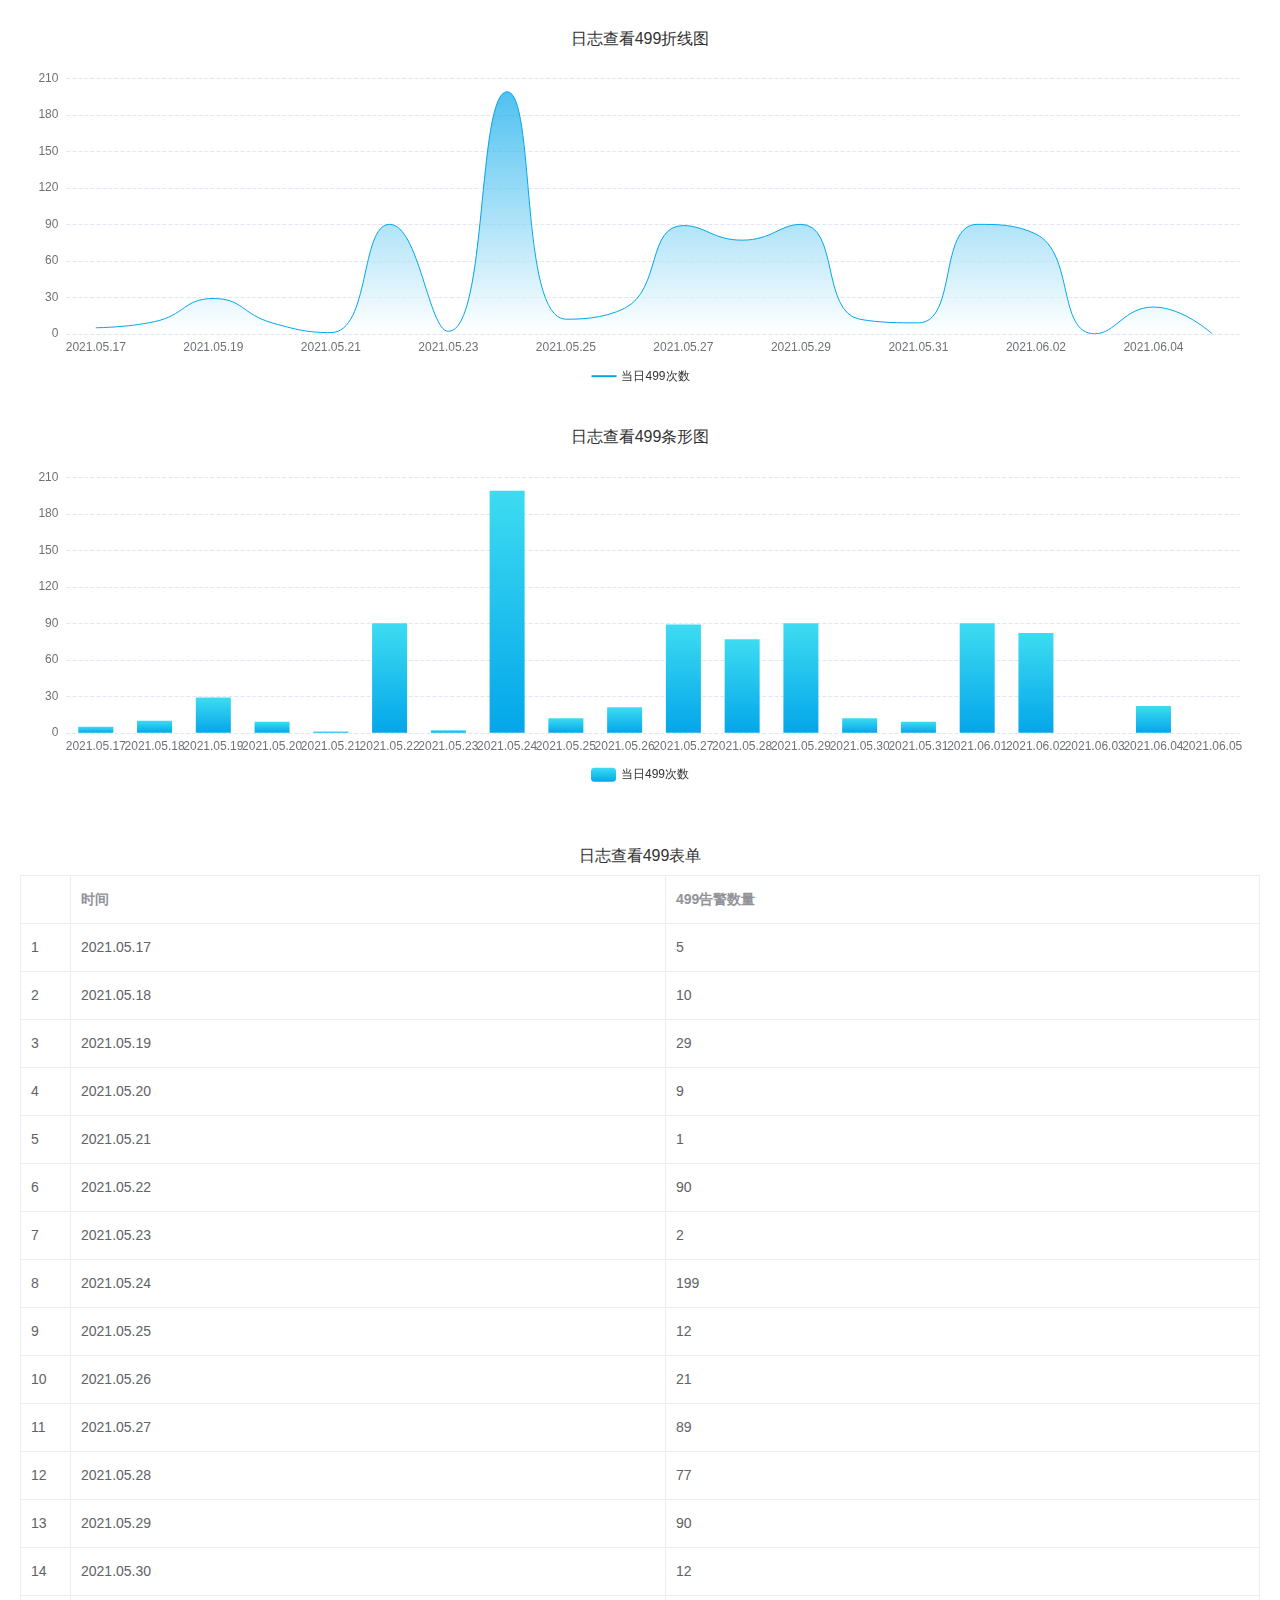
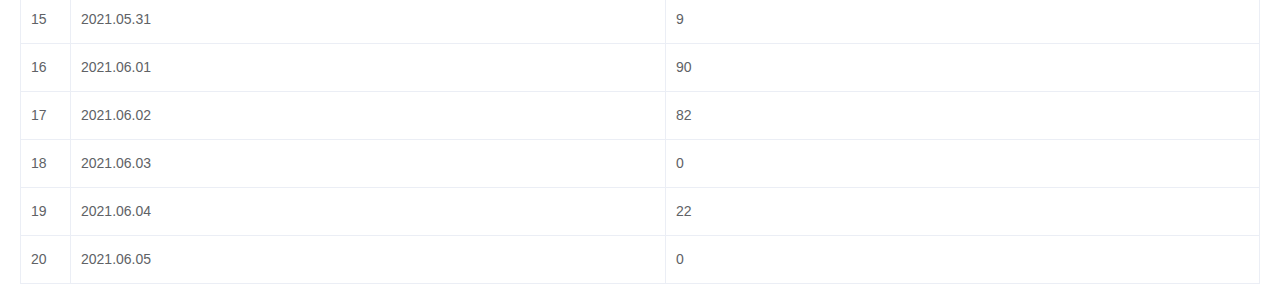
<file: index.html>
<!DOCTYPE html>
<html>
<head>
  <meta charset="UTF-8">
  <meta name="viewport" content="width=device-width, initial-scale=1, maximum-scale=1, minimum-scale=1, user-scalable=no">
	<meta content="yes" name="apple-mobile-web-app-capable">
	<meta content="yes" name="apple-touch-fullscreen">
	<meta content="telephone=no,email=no" name="format-detection">
	<meta name="flexible" content="initial-dpr=2" />
  <!-- import CSS -->

  <link rel="stylesheet" href="/resources/css/element.css">
  <link rel="stylesheet" href="/resources/css/vant.min.css">
  <link rel="stylesheet" href="/resources/css/font-awesome/css/font-awesome.min.css">
  <link rel="stylesheet" href="/resources/css/common.css">
  <link rel="stylesheet" href="/resources/css/index.css">
  
  
  <script src="/resources/plugin/moment.js"></script>
  <script src="/resources/plugin/include.js"></script>
  <script src="/resources/plugin/dx.min.js"></script>
  <script src="/resources/plugin/md5.js"></script>
  
  <!-- Echarts Start -->
  <!-- <script src="/resources/plugin/echarts/echarts.js"></script>
  <script src="/resources/plugin/echarts/chart/pie.js"></script>
  <script src="/resources/plugin/echarts/chart/line.js"></script>
  <script src="/resources/plugin/echarts/chart/bar.js"></script>
  <script src="/resources/plugin/echarts/component/tooltip.js"></script>
  <script src="/resources/plugin/echarts/component/legend.js"></script> -->
  <!-- Echarts End -->
  <script src="/resources/plugin/echarts.js"></script>
  <script src="http://pv.sohu.com/cityjson?ie=utf-8"></script>
</head>
<body>
  <div id="app">
    <div class="yl-wrap">
      <router-view></router-view>
    </div>
  </div>
</body>
  
  <include src="/view/jump.html"></include>



  <!-- 引入组件 -->
  <include src="/components/ylChart.html"></include>

  <!-- import Vue before Element -->
  
  <script src="/resources/plugin/jquery-3.2.1.min.js"></script>
  <script src="/resources/plugin/vue.js"></script>
  <script src="/resources/plugin/element.js"></script>
  <script src="/resources/plugin/vant.min.js"></script>
  <script src="/resources/plugin/vue-router.js"></script>
  <!-- import JavaScript -->

  <script src="/resources/js/comming.js"></script>
  <script src="/resources/js/index.js?version=1.0.0"></script>

</html>
</file>
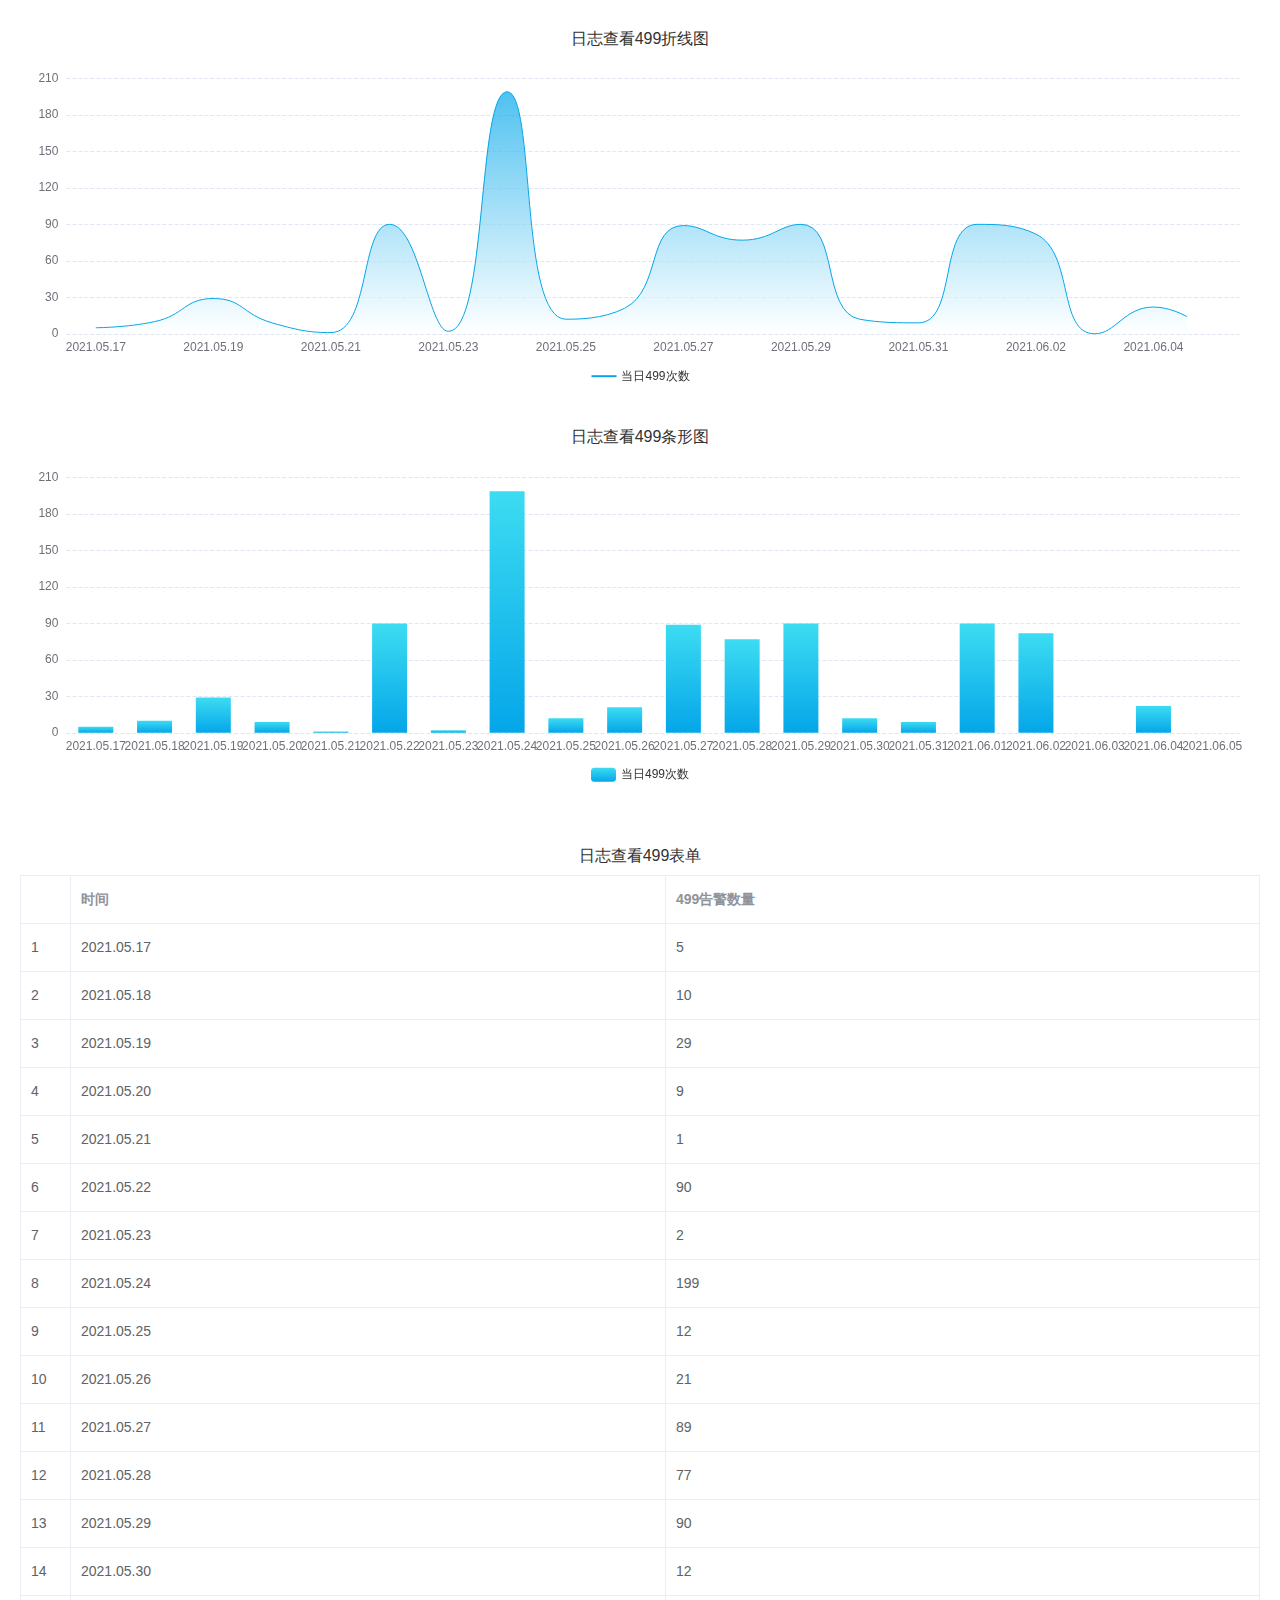
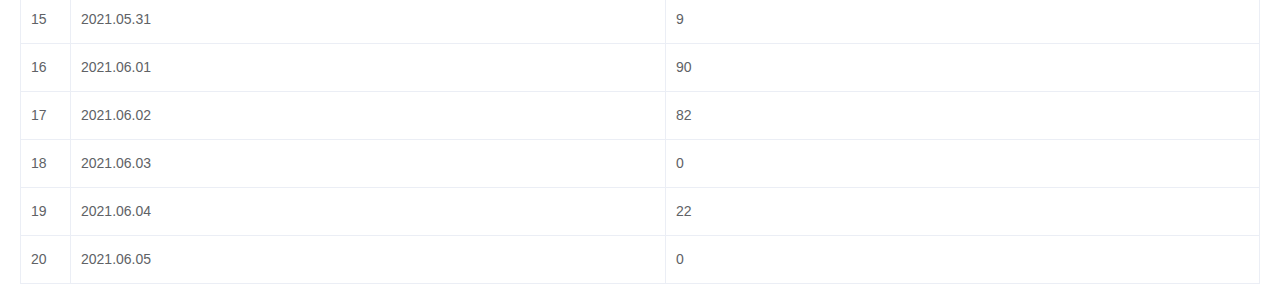
<file: settings/index.html>
<!DOCTYPE html>
<html>
<head>
  <meta charset="UTF-8">
  <meta name="viewport" content="width=device-width, initial-scale=1, maximum-scale=1, minimum-scale=1, user-scalable=no">
	<meta content="yes" name="apple-mobile-web-app-capable">
	<meta content="yes" name="apple-touch-fullscreen">
	<meta content="telephone=no,email=no" name="format-detection">
	<meta name="flexible" content="initial-dpr=2" />
  <!-- import CSS -->

  <link rel="stylesheet" href="/resources/css/element.css">
  <link rel="stylesheet" href="/resources/css/vant.min.css">
  <link rel="stylesheet" href="/resources/css/font-awesome/css/font-awesome.min.css">
  <link rel="stylesheet" href="/resources/css/common.css">
  <link rel="stylesheet" href="/resources/css/index.css">
  
  
  <script src="/resources/plugin/moment.js"></script>
  <script src="/resources/plugin/include.js"></script>
  <script src="/resources/plugin/dx.min.js"></script>
  <script src="/resources/plugin/md5.js"></script>
  
  <!-- Echarts Start -->
  <!-- <script src="/resources/plugin/echarts/echarts.js"></script>
  <script src="/resources/plugin/echarts/chart/pie.js"></script>
  <script src="/resources/plugin/echarts/chart/line.js"></script>
  <script src="/resources/plugin/echarts/chart/bar.js"></script>
  <script src="/resources/plugin/echarts/component/tooltip.js"></script>
  <script src="/resources/plugin/echarts/component/legend.js"></script> -->
  <!-- Echarts End -->
  <script src="/resources/plugin/echarts.js"></script>
  <script src="http://pv.sohu.com/cityjson?ie=utf-8"></script>
</head>
<body>
  <div id="app">
    <div class="yl-wrap">
      <router-view></router-view>
    </div>
  </div>
</body>
  
  <include src="./jump.html"></include>



  <!-- 引入组件 -->
  <include src="../components/ylChart.html"></include>

  <!-- import Vue before Element -->
  
  <script src="/resources/plugin/jquery-3.2.1.min.js"></script>
  <script src="/resources/plugin/vue.js"></script>
  <script src="/resources/plugin/element.js"></script>
  <script src="/resources/plugin/vant.min.js"></script>
  <script src="/resources/plugin/vue-router.js"></script>
  <!-- import JavaScript -->

  <script src="/resources/js/comming.js"></script>
  <script src="/resources/js/index.js?version=1.0.0"></script>

</html>
</file>
<file: resources/css/element.css>
@charset "UTF-8";.el-pagination--small .arrow.disabled,.el-table .el-table__cell.is-hidden>*,.el-table .hidden-columns,.el-table--hidden{visibility:hidden}.el-dropdown .el-dropdown-selfdefine:focus:active,.el-dropdown .el-dropdown-selfdefine:focus:not(.focusing),.el-message__closeBtn:focus,.el-message__content:focus,.el-popover:focus,.el-popover:focus:active,.el-popover__reference:focus:hover,.el-popover__reference:focus:not(.focusing),.el-rate:active,.el-rate:focus,.el-tooltip:focus:hover,.el-tooltip:focus:not(.focusing),.el-upload-list__item.is-success:active,.el-upload-list__item.is-success:not(.focusing):focus{outline-width:0}.el-input__suffix,.el-tree.is-dragging .el-tree-node__content *{pointer-events:none}@font-face{font-family:element-icons;src:url(fonts/element-icons.woff) format("woff"),url(fonts/element-icons.ttf) format("truetype");font-weight:400;font-display:"auto";font-style:normal}[class*=" el-icon-"],[class^=el-icon-]{font-family:element-icons!important;speak:none;font-style:normal;font-weight:400;font-variant:normal;text-transform:none;line-height:1;vertical-align:baseline;display:inline-block;-webkit-font-smoothing:antialiased;-moz-osx-font-smoothing:grayscale}.el-icon-ice-cream-round:before{content:"\e6a0"}.el-icon-ice-cream-square:before{content:"\e6a3"}.el-icon-lollipop:before{content:"\e6a4"}.el-icon-potato-strips:before{content:"\e6a5"}.el-icon-milk-tea:before{content:"\e6a6"}.el-icon-ice-drink:before{content:"\e6a7"}.el-icon-ice-tea:before{content:"\e6a9"}.el-icon-coffee:before{content:"\e6aa"}.el-icon-orange:before{content:"\e6ab"}.el-icon-pear:before{content:"\e6ac"}.el-icon-apple:before{content:"\e6ad"}.el-icon-cherry:before{content:"\e6ae"}.el-icon-watermelon:before{content:"\e6af"}.el-icon-grape:before{content:"\e6b0"}.el-icon-refrigerator:before{content:"\e6b1"}.el-icon-goblet-square-full:before{content:"\e6b2"}.el-icon-goblet-square:before{content:"\e6b3"}.el-icon-goblet-full:before{content:"\e6b4"}.el-icon-goblet:before{content:"\e6b5"}.el-icon-cold-drink:before{content:"\e6b6"}.el-icon-coffee-cup:before{content:"\e6b8"}.el-icon-water-cup:before{content:"\e6b9"}.el-icon-hot-water:before{content:"\e6ba"}.el-icon-ice-cream:before{content:"\e6bb"}.el-icon-dessert:before{content:"\e6bc"}.el-icon-sugar:before{content:"\e6bd"}.el-icon-tableware:before{content:"\e6be"}.el-icon-burger:before{content:"\e6bf"}.el-icon-knife-fork:before{content:"\e6c1"}.el-icon-fork-spoon:before{content:"\e6c2"}.el-icon-chicken:before{content:"\e6c3"}.el-icon-food:before{content:"\e6c4"}.el-icon-dish-1:before{content:"\e6c5"}.el-icon-dish:before{content:"\e6c6"}.el-icon-moon-night:before{content:"\e6ee"}.el-icon-moon:before{content:"\e6f0"}.el-icon-cloudy-and-sunny:before{content:"\e6f1"}.el-icon-partly-cloudy:before{content:"\e6f2"}.el-icon-cloudy:before{content:"\e6f3"}.el-icon-sunny:before{content:"\e6f6"}.el-icon-sunset:before{content:"\e6f7"}.el-icon-sunrise-1:before{content:"\e6f8"}.el-icon-sunrise:before{content:"\e6f9"}.el-icon-heavy-rain:before{content:"\e6fa"}.el-icon-lightning:before{content:"\e6fb"}.el-icon-light-rain:before{content:"\e6fc"}.el-icon-wind-power:before{content:"\e6fd"}.el-icon-baseball:before{content:"\e712"}.el-icon-soccer:before{content:"\e713"}.el-icon-football:before{content:"\e715"}.el-icon-basketball:before{content:"\e716"}.el-icon-ship:before{content:"\e73f"}.el-icon-truck:before{content:"\e740"}.el-icon-bicycle:before{content:"\e741"}.el-icon-mobile-phone:before{content:"\e6d3"}.el-icon-service:before{content:"\e6d4"}.el-icon-key:before{content:"\e6e2"}.el-icon-unlock:before{content:"\e6e4"}.el-icon-lock:before{content:"\e6e5"}.el-icon-watch:before{content:"\e6fe"}.el-icon-watch-1:before{content:"\e6ff"}.el-icon-timer:before{content:"\e702"}.el-icon-alarm-clock:before{content:"\e703"}.el-icon-map-location:before{content:"\e704"}.el-icon-delete-location:before{content:"\e705"}.el-icon-add-location:before{content:"\e706"}.el-icon-location-information:before{content:"\e707"}.el-icon-location-outline:before{content:"\e708"}.el-icon-location:before{content:"\e79e"}.el-icon-place:before{content:"\e709"}.el-icon-discover:before{content:"\e70a"}.el-icon-first-aid-kit:before{content:"\e70b"}.el-icon-trophy-1:before{content:"\e70c"}.el-icon-trophy:before{content:"\e70d"}.el-icon-medal:before{content:"\e70e"}.el-icon-medal-1:before{content:"\e70f"}.el-icon-stopwatch:before{content:"\e710"}.el-icon-mic:before{content:"\e711"}.el-icon-copy-document:before{content:"\e718"}.el-icon-full-screen:before{content:"\e719"}.el-icon-switch-button:before{content:"\e71b"}.el-icon-aim:before{content:"\e71c"}.el-icon-crop:before{content:"\e71d"}.el-icon-odometer:before{content:"\e71e"}.el-icon-time:before{content:"\e71f"}.el-icon-bangzhu:before{content:"\e724"}.el-icon-close-notification:before{content:"\e726"}.el-icon-microphone:before{content:"\e727"}.el-icon-turn-off-microphone:before{content:"\e728"}.el-icon-position:before{content:"\e729"}.el-icon-postcard:before{content:"\e72a"}.el-icon-message:before{content:"\e72b"}.el-icon-chat-line-square:before{content:"\e72d"}.el-icon-chat-dot-square:before{content:"\e72e"}.el-icon-chat-dot-round:before{content:"\e72f"}.el-icon-chat-square:before{content:"\e730"}.el-icon-chat-line-round:before{content:"\e731"}.el-icon-chat-round:before{content:"\e732"}.el-icon-set-up:before{content:"\e733"}.el-icon-turn-off:before{content:"\e734"}.el-icon-open:before{content:"\e735"}.el-icon-connection:before{content:"\e736"}.el-icon-link:before{content:"\e737"}.el-icon-cpu:before{content:"\e738"}.el-icon-thumb:before{content:"\e739"}.el-icon-female:before{content:"\e73a"}.el-icon-male:before{content:"\e73b"}.el-icon-guide:before{content:"\e73c"}.el-icon-news:before{content:"\e73e"}.el-icon-price-tag:before{content:"\e744"}.el-icon-discount:before{content:"\e745"}.el-icon-wallet:before{content:"\e747"}.el-icon-coin:before{content:"\e748"}.el-icon-money:before{content:"\e749"}.el-icon-bank-card:before{content:"\e74a"}.el-icon-box:before{content:"\e74b"}.el-icon-present:before{content:"\e74c"}.el-icon-sell:before{content:"\e6d5"}.el-icon-sold-out:before{content:"\e6d6"}.el-icon-shopping-bag-2:before{content:"\e74d"}.el-icon-shopping-bag-1:before{content:"\e74e"}.el-icon-shopping-cart-2:before{content:"\e74f"}.el-icon-shopping-cart-1:before{content:"\e750"}.el-icon-shopping-cart-full:before{content:"\e751"}.el-icon-smoking:before{content:"\e752"}.el-icon-no-smoking:before{content:"\e753"}.el-icon-house:before{content:"\e754"}.el-icon-table-lamp:before{content:"\e755"}.el-icon-school:before{content:"\e756"}.el-icon-office-building:before{content:"\e757"}.el-icon-toilet-paper:before{content:"\e758"}.el-icon-notebook-2:before{content:"\e759"}.el-icon-notebook-1:before{content:"\e75a"}.el-icon-files:before{content:"\e75b"}.el-icon-collection:before{content:"\e75c"}.el-icon-receiving:before{content:"\e75d"}.el-icon-suitcase-1:before{content:"\e760"}.el-icon-suitcase:before{content:"\e761"}.el-icon-film:before{content:"\e763"}.el-icon-collection-tag:before{content:"\e765"}.el-icon-data-analysis:before{content:"\e766"}.el-icon-pie-chart:before{content:"\e767"}.el-icon-data-board:before{content:"\e768"}.el-icon-data-line:before{content:"\e76d"}.el-icon-reading:before{content:"\e769"}.el-icon-magic-stick:before{content:"\e76a"}.el-icon-coordinate:before{content:"\e76b"}.el-icon-mouse:before{content:"\e76c"}.el-icon-brush:before{content:"\e76e"}.el-icon-headset:before{content:"\e76f"}.el-icon-umbrella:before{content:"\e770"}.el-icon-scissors:before{content:"\e771"}.el-icon-mobile:before{content:"\e773"}.el-icon-attract:before{content:"\e774"}.el-icon-monitor:before{content:"\e775"}.el-icon-search:before{content:"\e778"}.el-icon-takeaway-box:before{content:"\e77a"}.el-icon-paperclip:before{content:"\e77d"}.el-icon-printer:before{content:"\e77e"}.el-icon-document-add:before{content:"\e782"}.el-icon-document:before{content:"\e785"}.el-icon-document-checked:before{content:"\e786"}.el-icon-document-copy:before{content:"\e787"}.el-icon-document-delete:before{content:"\e788"}.el-icon-document-remove:before{content:"\e789"}.el-icon-tickets:before{content:"\e78b"}.el-icon-folder-checked:before{content:"\e77f"}.el-icon-folder-delete:before{content:"\e780"}.el-icon-folder-remove:before{content:"\e781"}.el-icon-folder-add:before{content:"\e783"}.el-icon-folder-opened:before{content:"\e784"}.el-icon-folder:before{content:"\e78a"}.el-icon-edit-outline:before{content:"\e764"}.el-icon-edit:before{content:"\e78c"}.el-icon-date:before{content:"\e78e"}.el-icon-c-scale-to-original:before{content:"\e7c6"}.el-icon-view:before{content:"\e6ce"}.el-icon-loading:before{content:"\e6cf"}.el-icon-rank:before{content:"\e6d1"}.el-icon-sort-down:before{content:"\e7c4"}.el-icon-sort-up:before{content:"\e7c5"}.el-icon-sort:before{content:"\e6d2"}.el-icon-finished:before{content:"\e6cd"}.el-icon-refresh-left:before{content:"\e6c7"}.el-icon-refresh-right:before{content:"\e6c8"}.el-icon-refresh:before{content:"\e6d0"}.el-icon-video-play:before{content:"\e7c0"}.el-icon-video-pause:before{content:"\e7c1"}.el-icon-d-arrow-right:before{content:"\e6dc"}.el-icon-d-arrow-left:before{content:"\e6dd"}.el-icon-arrow-up:before{content:"\e6e1"}.el-icon-arrow-down:before{content:"\e6df"}.el-icon-arrow-right:before{content:"\e6e0"}.el-icon-arrow-left:before{content:"\e6de"}.el-icon-top-right:before{content:"\e6e7"}.el-icon-top-left:before{content:"\e6e8"}.el-icon-top:before{content:"\e6e6"}.el-icon-bottom:before{content:"\e6eb"}.el-icon-right:before{content:"\e6e9"}.el-icon-back:before{content:"\e6ea"}.el-icon-bottom-right:before{content:"\e6ec"}.el-icon-bottom-left:before{content:"\e6ed"}.el-icon-caret-top:before{content:"\e78f"}.el-icon-caret-bottom:before{content:"\e790"}.el-icon-caret-right:before{content:"\e791"}.el-icon-caret-left:before{content:"\e792"}.el-icon-d-caret:before{content:"\e79a"}.el-icon-share:before{content:"\e793"}.el-icon-menu:before{content:"\e798"}.el-icon-s-grid:before{content:"\e7a6"}.el-icon-s-check:before{content:"\e7a7"}.el-icon-s-data:before{content:"\e7a8"}.el-icon-s-opportunity:before{content:"\e7aa"}.el-icon-s-custom:before{content:"\e7ab"}.el-icon-s-claim:before{content:"\e7ad"}.el-icon-s-finance:before{content:"\e7ae"}.el-icon-s-comment:before{content:"\e7af"}.el-icon-s-flag:before{content:"\e7b0"}.el-icon-s-marketing:before{content:"\e7b1"}.el-icon-s-shop:before{content:"\e7b4"}.el-icon-s-open:before{content:"\e7b5"}.el-icon-s-management:before{content:"\e7b6"}.el-icon-s-ticket:before{content:"\e7b7"}.el-icon-s-release:before{content:"\e7b8"}.el-icon-s-home:before{content:"\e7b9"}.el-icon-s-promotion:before{content:"\e7ba"}.el-icon-s-operation:before{content:"\e7bb"}.el-icon-s-unfold:before{content:"\e7bc"}.el-icon-s-fold:before{content:"\e7a9"}.el-icon-s-platform:before{content:"\e7bd"}.el-icon-s-order:before{content:"\e7be"}.el-icon-s-cooperation:before{content:"\e7bf"}.el-icon-bell:before{content:"\e725"}.el-icon-message-solid:before{content:"\e799"}.el-icon-video-camera:before{content:"\e772"}.el-icon-video-camera-solid:before{content:"\e796"}.el-icon-camera:before{content:"\e779"}.el-icon-camera-solid:before{content:"\e79b"}.el-icon-download:before{content:"\e77c"}.el-icon-upload2:before{content:"\e77b"}.el-icon-upload:before{content:"\e7c3"}.el-icon-picture-outline-round:before{content:"\e75f"}.el-icon-picture-outline:before{content:"\e75e"}.el-icon-picture:before{content:"\e79f"}.el-icon-close:before{content:"\e6db"}.el-icon-check:before{content:"\e6da"}.el-icon-plus:before{content:"\e6d9"}.el-icon-minus:before{content:"\e6d8"}.el-icon-help:before{content:"\e73d"}.el-icon-s-help:before{content:"\e7b3"}.el-icon-circle-close:before{content:"\e78d"}.el-icon-circle-check:before{content:"\e720"}.el-icon-circle-plus-outline:before{content:"\e723"}.el-icon-remove-outline:before{content:"\e722"}.el-icon-zoom-out:before{content:"\e776"}.el-icon-zoom-in:before{content:"\e777"}.el-icon-error:before{content:"\e79d"}.el-icon-success:before{content:"\e79c"}.el-icon-circle-plus:before{content:"\e7a0"}.el-icon-remove:before{content:"\e7a2"}.el-icon-info:before{content:"\e7a1"}.el-icon-question:before{content:"\e7a4"}.el-icon-warning-outline:before{content:"\e6c9"}.el-icon-warning:before{content:"\e7a3"}.el-icon-goods:before{content:"\e7c2"}.el-icon-s-goods:before{content:"\e7b2"}.el-icon-star-off:before{content:"\e717"}.el-icon-star-on:before{content:"\e797"}.el-icon-more-outline:before{content:"\e6cc"}.el-icon-more:before{content:"\e794"}.el-icon-phone-outline:before{content:"\e6cb"}.el-icon-phone:before{content:"\e795"}.el-icon-user:before{content:"\e6e3"}.el-icon-user-solid:before{content:"\e7a5"}.el-icon-setting:before{content:"\e6ca"}.el-icon-s-tools:before{content:"\e7ac"}.el-icon-delete:before{content:"\e6d7"}.el-icon-delete-solid:before{content:"\e7c9"}.el-icon-eleme:before{content:"\e7c7"}.el-icon-platform-eleme:before{content:"\e7ca"}.el-icon-loading{-webkit-animation:rotating 2s linear infinite;animation:rotating 2s linear infinite}.el-icon--right{margin-left:5px}.el-icon--left{margin-right:5px}@-webkit-keyframes rotating{0%{-webkit-transform:rotateZ(0);transform:rotateZ(0)}100%{-webkit-transform:rotateZ(360deg);transform:rotateZ(360deg)}}@keyframes rotating{0%{-webkit-transform:rotateZ(0);transform:rotateZ(0)}100%{-webkit-transform:rotateZ(360deg);transform:rotateZ(360deg)}}.el-pagination{white-space:nowrap;padding:2px 5px;color:#303133;font-weight:700}.el-pagination::after,.el-pagination::before{display:table;content:""}.el-pagination::after{clear:both}.el-pagination button,.el-pagination span:not([class*=suffix]){display:inline-block;font-size:13px;min-width:35.5px;height:28px;line-height:28px;vertical-align:top;-webkit-box-sizing:border-box;box-sizing:border-box}.el-pagination .el-input__inner{text-align:center;-moz-appearance:textfield;line-height:normal}.el-pagination .el-input__suffix{right:0;-webkit-transform:scale(.8);transform:scale(.8)}.el-pagination .el-select .el-input{width:100px;margin:0 5px}.el-pagination .el-select .el-input .el-input__inner{padding-right:25px;border-radius:3px}.el-pagination button{border:none;padding:0 6px;background:0 0}.el-pagination button:focus{outline:0}.el-pagination button:hover{color:#409EFF}.el-pagination button:disabled{color:#C0C4CC;background-color:#FFF;cursor:not-allowed}.el-pagination .btn-next,.el-pagination .btn-prev{background:center center no-repeat #FFF;background-size:16px;cursor:pointer;margin:0;color:#303133}.el-pagination .btn-next .el-icon,.el-pagination .btn-prev .el-icon{display:block;font-size:12px;font-weight:700}.el-pagination .btn-prev{padding-right:12px}.el-pagination .btn-next{padding-left:12px}.el-pagination .el-pager li.disabled{color:#C0C4CC;cursor:not-allowed}.el-pager li,.el-pager li.btn-quicknext:hover,.el-pager li.btn-quickprev:hover{cursor:pointer}.el-pagination--small .btn-next,.el-pagination--small .btn-prev,.el-pagination--small .el-pager li,.el-pagination--small .el-pager li.btn-quicknext,.el-pagination--small .el-pager li.btn-quickprev,.el-pagination--small .el-pager li:last-child{border-color:transparent;font-size:12px;line-height:22px;height:22px;min-width:22px}.el-pagination--small .more::before,.el-pagination--small li.more::before{line-height:24px}.el-pagination--small button,.el-pagination--small span:not([class*=suffix]){height:22px;line-height:22px}.el-pagination--small .el-pagination__editor,.el-pagination--small .el-pagination__editor.el-input .el-input__inner{height:22px}.el-pagination__sizes{margin:0 10px 0 0;font-weight:400;color:#606266}.el-pagination__sizes .el-input .el-input__inner{font-size:13px;padding-left:8px}.el-pagination__sizes .el-input .el-input__inner:hover{border-color:#409EFF}.el-pagination__total{margin-right:10px;font-weight:400;color:#606266}.el-pagination__jump{margin-left:24px;font-weight:400;color:#606266}.el-pagination__jump .el-input__inner{padding:0 3px}.el-pagination__rightwrapper{float:right}.el-pagination__editor{line-height:18px;padding:0 2px;height:28px;text-align:center;margin:0 2px;-webkit-box-sizing:border-box;box-sizing:border-box;border-radius:3px}.el-pager,.el-pagination.is-background .btn-next,.el-pagination.is-background .btn-prev{padding:0}.el-pagination__editor.el-input{width:50px}.el-pagination__editor.el-input .el-input__inner{height:28px}.el-pagination__editor .el-input__inner::-webkit-inner-spin-button,.el-pagination__editor .el-input__inner::-webkit-outer-spin-button{-webkit-appearance:none;margin:0}.el-pagination.is-background .btn-next,.el-pagination.is-background .btn-prev,.el-pagination.is-background .el-pager li{margin:0 5px;background-color:#f4f4f5;color:#606266;min-width:30px;border-radius:2px}.el-pagination.is-background .btn-next.disabled,.el-pagination.is-background .btn-next:disabled,.el-pagination.is-background .btn-prev.disabled,.el-pagination.is-background .btn-prev:disabled,.el-pagination.is-background .el-pager li.disabled{color:#C0C4CC}.el-pagination.is-background .el-pager li:not(.disabled):hover{color:#409EFF}.el-pagination.is-background .el-pager li:not(.disabled).active{background-color:#409EFF;color:#FFF}.el-dialog,.el-pager li{background:#FFF;-webkit-box-sizing:border-box}.el-pagination.is-background.el-pagination--small .btn-next,.el-pagination.is-background.el-pagination--small .btn-prev,.el-pagination.is-background.el-pagination--small .el-pager li{margin:0 3px;min-width:22px}.el-pager,.el-pager li{vertical-align:top;margin:0;display:inline-block}.el-pager{-webkit-user-select:none;-moz-user-select:none;-ms-user-select:none;user-select:none;list-style:none;font-size:0}.el-date-table,.el-table th.el-table__cell{-webkit-user-select:none;-moz-user-select:none}.el-pager .more::before{line-height:30px}.el-pager li{padding:0 4px;font-size:13px;min-width:35.5px;height:28px;line-height:28px;box-sizing:border-box;text-align:center}.el-menu--collapse .el-menu .el-submenu,.el-menu--popup{min-width:200px}.el-pager li.btn-quicknext,.el-pager li.btn-quickprev{line-height:28px;color:#303133}.el-pager li.btn-quicknext.disabled,.el-pager li.btn-quickprev.disabled{color:#C0C4CC}.el-pager li.active+li{border-left:0}.el-pager li:hover{color:#409EFF}.el-pager li.active{color:#409EFF;cursor:default}@-webkit-keyframes v-modal-in{0%{opacity:0}}@-webkit-keyframes v-modal-out{100%{opacity:0}}.el-dialog{position:relative;margin:0 auto 50px;border-radius:2px;-webkit-box-shadow:0 1px 3px rgba(0,0,0,.3);box-shadow:0 1px 3px rgba(0,0,0,.3);box-sizing:border-box;width:50%}.el-dialog.is-fullscreen{width:100%;margin-top:0;margin-bottom:0;height:100%;overflow:auto}.el-dialog__wrapper{position:fixed;top:0;right:0;bottom:0;left:0;overflow:auto;margin:0}.el-dialog__header{padding:20px 20px 10px}.el-dialog__headerbtn{position:absolute;top:20px;right:20px;padding:0;background:0 0;border:none;outline:0;cursor:pointer;font-size:16px}.el-dialog__headerbtn .el-dialog__close{color:#909399}.el-dialog__headerbtn:focus .el-dialog__close,.el-dialog__headerbtn:hover .el-dialog__close{color:#409EFF}.el-dialog__title{line-height:24px;font-size:18px;color:#303133}.el-dialog__body{padding:30px 20px;color:#606266;font-size:14px;word-break:break-all}.el-dialog__footer{padding:10px 20px 20px;text-align:right;-webkit-box-sizing:border-box;box-sizing:border-box}.el-dialog--center{text-align:center}.el-dialog--center .el-dialog__body{text-align:initial;padding:25px 25px 30px}.el-dialog--center .el-dialog__footer{text-align:inherit}.dialog-fade-enter-active{-webkit-animation:dialog-fade-in .3s;animation:dialog-fade-in .3s}.dialog-fade-leave-active{-webkit-animation:dialog-fade-out .3s;animation:dialog-fade-out .3s}@-webkit-keyframes dialog-fade-in{0%{-webkit-transform:translate3d(0,-20px,0);transform:translate3d(0,-20px,0);opacity:0}100%{-webkit-transform:translate3d(0,0,0);transform:translate3d(0,0,0);opacity:1}}@keyframes dialog-fade-in{0%{-webkit-transform:translate3d(0,-20px,0);transform:translate3d(0,-20px,0);opacity:0}100%{-webkit-transform:translate3d(0,0,0);transform:translate3d(0,0,0);opacity:1}}@-webkit-keyframes dialog-fade-out{0%{-webkit-transform:translate3d(0,0,0);transform:translate3d(0,0,0);opacity:1}100%{-webkit-transform:translate3d(0,-20px,0);transform:translate3d(0,-20px,0);opacity:0}}@keyframes dialog-fade-out{0%{-webkit-transform:translate3d(0,0,0);transform:translate3d(0,0,0);opacity:1}100%{-webkit-transform:translate3d(0,-20px,0);transform:translate3d(0,-20px,0);opacity:0}}.el-autocomplete{position:relative;display:inline-block}.el-autocomplete-suggestion{margin:5px 0;-webkit-box-shadow:0 2px 12px 0 rgba(0,0,0,.1);box-shadow:0 2px 12px 0 rgba(0,0,0,.1);border-radius:4px;border:1px solid #E4E7ED;-webkit-box-sizing:border-box;box-sizing:border-box;background-color:#FFF}.el-dropdown-menu,.el-menu--collapse .el-submenu .el-menu{z-index:10;-webkit-box-shadow:0 2px 12px 0 rgba(0,0,0,.1)}.el-autocomplete-suggestion__wrap{max-height:280px;padding:10px 0;-webkit-box-sizing:border-box;box-sizing:border-box}.el-autocomplete-suggestion__list{margin:0;padding:0}.el-autocomplete-suggestion li{padding:0 20px;margin:0;line-height:34px;cursor:pointer;color:#606266;font-size:14px;list-style:none;white-space:nowrap;overflow:hidden;text-overflow:ellipsis}.el-autocomplete-suggestion li.highlighted,.el-autocomplete-suggestion li:hover{background-color:#F5F7FA}.el-autocomplete-suggestion li.divider{margin-top:6px;border-top:1px solid #000}.el-autocomplete-suggestion li.divider:last-child{margin-bottom:-6px}.el-autocomplete-suggestion.is-loading li{text-align:center;height:100px;line-height:100px;font-size:20px;color:#999}.el-autocomplete-suggestion.is-loading li::after{display:inline-block;content:"";height:100%;vertical-align:middle}.el-autocomplete-suggestion.is-loading li:hover{background-color:#FFF}.el-autocomplete-suggestion.is-loading .el-icon-loading{vertical-align:middle}.el-dropdown{display:inline-block;position:relative;color:#606266;font-size:14px}.el-dropdown .el-button-group{display:block}.el-dropdown .el-button-group .el-button{float:none}.el-dropdown .el-dropdown__caret-button{padding-left:5px;padding-right:5px;position:relative;border-left:none}.el-dropdown .el-dropdown__caret-button::before{content:'';position:absolute;display:block;width:1px;top:5px;bottom:5px;left:0;background:rgba(255,255,255,.5)}.el-dropdown .el-dropdown__caret-button.el-button--default::before{background:rgba(220,223,230,.5)}.el-dropdown .el-dropdown__caret-button:hover:not(.is-disabled)::before{top:0;bottom:0}.el-dropdown .el-dropdown__caret-button .el-dropdown__icon{padding-left:0}.el-dropdown__icon{font-size:12px;margin:0 3px}.el-dropdown [disabled]{cursor:not-allowed;color:#bbb}.el-dropdown-menu{position:absolute;top:0;left:0;padding:10px 0;margin:5px 0;background-color:#FFF;border:1px solid #EBEEF5;border-radius:4px;box-shadow:0 2px 12px 0 rgba(0,0,0,.1)}.el-dropdown-menu__item{list-style:none;line-height:36px;padding:0 20px;margin:0;font-size:14px;color:#606266;cursor:pointer;outline:0}.el-dropdown-menu__item:focus,.el-dropdown-menu__item:not(.is-disabled):hover{background-color:#ecf5ff;color:#66b1ff}.el-dropdown-menu__item i{margin-right:5px}.el-dropdown-menu__item--divided{position:relative;margin-top:6px;border-top:1px solid #EBEEF5}.el-dropdown-menu__item--divided:before{content:'';height:6px;display:block;margin:0 -20px;background-color:#FFF}.el-dropdown-menu__item.is-disabled{cursor:default;color:#bbb;pointer-events:none}.el-dropdown-menu--medium{padding:6px 0}.el-dropdown-menu--medium .el-dropdown-menu__item{line-height:30px;padding:0 17px;font-size:14px}.el-dropdown-menu--medium .el-dropdown-menu__item.el-dropdown-menu__item--divided{margin-top:6px}.el-dropdown-menu--medium .el-dropdown-menu__item.el-dropdown-menu__item--divided:before{height:6px;margin:0 -17px}.el-dropdown-menu--small{padding:6px 0}.el-dropdown-menu--small .el-dropdown-menu__item{line-height:27px;padding:0 15px;font-size:13px}.el-dropdown-menu--small .el-dropdown-menu__item.el-dropdown-menu__item--divided{margin-top:4px}.el-dropdown-menu--small .el-dropdown-menu__item.el-dropdown-menu__item--divided:before{height:4px;margin:0 -15px}.el-dropdown-menu--mini{padding:3px 0}.el-dropdown-menu--mini .el-dropdown-menu__item{line-height:24px;padding:0 10px;font-size:12px}.el-dropdown-menu--mini .el-dropdown-menu__item.el-dropdown-menu__item--divided{margin-top:3px}.el-dropdown-menu--mini .el-dropdown-menu__item.el-dropdown-menu__item--divided:before{height:3px;margin:0 -10px}.el-menu{border-right:solid 1px #e6e6e6;list-style:none;position:relative;margin:0;padding-left:0;background-color:#FFF}.el-menu--horizontal>.el-menu-item:not(.is-disabled):focus,.el-menu--horizontal>.el-menu-item:not(.is-disabled):hover,.el-menu--horizontal>.el-submenu .el-submenu__title:hover{background-color:#fff}.el-menu::after,.el-menu::before{display:table;content:""}.el-menu::after{clear:both}.el-menu.el-menu--horizontal{border-bottom:solid 1px #e6e6e6}.el-menu--horizontal{border-right:none}.el-menu--horizontal>.el-menu-item{float:left;height:60px;line-height:60px;margin:0;border-bottom:2px solid transparent;color:#909399}.el-menu--horizontal>.el-menu-item a,.el-menu--horizontal>.el-menu-item a:hover{color:inherit}.el-menu--horizontal>.el-submenu{float:left}.el-menu--horizontal>.el-submenu:focus,.el-menu--horizontal>.el-submenu:hover{outline:0}.el-menu--horizontal>.el-submenu:focus .el-submenu__title,.el-menu--horizontal>.el-submenu:hover .el-submenu__title{color:#303133}.el-menu--horizontal>.el-submenu.is-active .el-submenu__title{border-bottom:2px solid #409EFF;color:#303133}.el-menu--horizontal>.el-submenu .el-submenu__title{height:60px;line-height:60px;border-bottom:2px solid transparent;color:#909399}.el-menu--horizontal>.el-submenu .el-submenu__icon-arrow{position:static;vertical-align:middle;margin-left:8px;margin-top:-3px}.el-menu--horizontal .el-menu .el-menu-item,.el-menu--horizontal .el-menu .el-submenu__title{background-color:#FFF;float:none;height:36px;line-height:36px;padding:0 10px;color:#909399}.el-menu--horizontal .el-menu .el-menu-item.is-active,.el-menu--horizontal .el-menu .el-submenu.is-active>.el-submenu__title{color:#303133}.el-menu--horizontal .el-menu-item:not(.is-disabled):focus,.el-menu--horizontal .el-menu-item:not(.is-disabled):hover{outline:0;color:#303133}.el-menu--horizontal>.el-menu-item.is-active{border-bottom:2px solid #409EFF;color:#303133}.el-menu--collapse{width:64px}.el-menu--collapse>.el-menu-item [class^=el-icon-],.el-menu--collapse>.el-submenu>.el-submenu__title [class^=el-icon-]{margin:0;vertical-align:middle;width:24px;text-align:center}.el-menu--collapse>.el-menu-item .el-submenu__icon-arrow,.el-menu--collapse>.el-submenu>.el-submenu__title .el-submenu__icon-arrow{display:none}.el-menu--collapse>.el-menu-item span,.el-menu--collapse>.el-submenu>.el-submenu__title span{height:0;width:0;overflow:hidden;visibility:hidden;display:inline-block}.el-menu--collapse>.el-menu-item.is-active i{color:inherit}.el-menu--collapse .el-submenu{position:relative}.el-menu--collapse .el-submenu .el-menu{position:absolute;margin-left:5px;top:0;left:100%;border:1px solid #E4E7ED;border-radius:2px;box-shadow:0 2px 12px 0 rgba(0,0,0,.1)}.el-menu-item,.el-submenu__title{height:56px;line-height:56px;position:relative;-webkit-box-sizing:border-box;white-space:nowrap;list-style:none}.el-menu--collapse .el-submenu.is-opened>.el-submenu__title .el-submenu__icon-arrow{-webkit-transform:none;transform:none}.el-menu--popup{z-index:100;border:none;padding:5px 0;border-radius:2px;-webkit-box-shadow:0 2px 12px 0 rgba(0,0,0,.1);box-shadow:0 2px 12px 0 rgba(0,0,0,.1)}.el-menu--popup-bottom-start{margin-top:5px}.el-menu--popup-right-start{margin-left:5px;margin-right:5px}.el-menu-item{font-size:14px;color:#303133;padding:0 20px;cursor:pointer;-webkit-transition:border-color .3s,background-color .3s,color .3s;transition:border-color .3s,background-color .3s,color .3s;box-sizing:border-box}.el-menu-item *{vertical-align:middle}.el-menu-item i{color:#909399}.el-menu-item:focus,.el-menu-item:hover{outline:0;background-color:#ecf5ff}.el-menu-item.is-disabled{opacity:.25;cursor:not-allowed;background:0 0!important}.el-menu-item [class^=el-icon-]{margin-right:5px;width:24px;text-align:center;font-size:18px;vertical-align:middle}.el-menu-item.is-active{color:#409EFF}.el-menu-item.is-active i{color:inherit}.el-submenu{list-style:none;margin:0;padding-left:0}.el-submenu__title{font-size:14px;color:#303133;padding:0 20px;cursor:pointer;-webkit-transition:border-color .3s,background-color .3s,color .3s;transition:border-color .3s,background-color .3s,color .3s;box-sizing:border-box}.el-submenu__title *{vertical-align:middle}.el-submenu__title i{color:#909399}.el-submenu__title:focus,.el-submenu__title:hover{outline:0;background-color:#ecf5ff}.el-submenu__title.is-disabled{opacity:.25;cursor:not-allowed;background:0 0!important}.el-submenu__title:hover{background-color:#ecf5ff}.el-submenu .el-menu{border:none}.el-submenu .el-menu-item{height:50px;line-height:50px;padding:0 45px;min-width:200px}.el-submenu__icon-arrow{position:absolute;top:50%;right:20px;margin-top:-7px;-webkit-transition:-webkit-transform .3s;transition:-webkit-transform .3s;transition:transform .3s;transition:transform .3s,-webkit-transform .3s;font-size:12px}.el-submenu.is-active .el-submenu__title{border-bottom-color:#409EFF}.el-submenu.is-opened>.el-submenu__title .el-submenu__icon-arrow{-webkit-transform:rotateZ(180deg);transform:rotateZ(180deg)}.el-submenu.is-disabled .el-menu-item,.el-submenu.is-disabled .el-submenu__title{opacity:.25;cursor:not-allowed;background:0 0!important}.el-submenu [class^=el-icon-]{vertical-align:middle;margin-right:5px;width:24px;text-align:center;font-size:18px}.el-menu-item-group>ul{padding:0}.el-menu-item-group__title{padding:7px 0 7px 20px;line-height:normal;font-size:12px;color:#909399}.el-radio-button__inner,.el-radio-group{display:inline-block;line-height:1;vertical-align:middle}.horizontal-collapse-transition .el-submenu__title .el-submenu__icon-arrow{-webkit-transition:.2s;transition:.2s;opacity:0}.el-radio-group{font-size:0}.el-radio-button{position:relative;display:inline-block;outline:0}.el-radio-button__inner{white-space:nowrap;background:#FFF;border:1px solid #DCDFE6;font-weight:500;border-left:0;color:#606266;-webkit-appearance:none;text-align:center;-webkit-box-sizing:border-box;box-sizing:border-box;outline:0;margin:0;position:relative;cursor:pointer;-webkit-transition:all .3s cubic-bezier(.645,.045,.355,1);transition:all .3s cubic-bezier(.645,.045,.355,1);padding:12px 20px;font-size:14px;border-radius:0}.el-radio-button__inner.is-round{padding:12px 20px}.el-radio-button__inner:hover{color:#409EFF}.el-radio-button__inner [class*=el-icon-]{line-height:.9}.el-radio-button__inner [class*=el-icon-]+span{margin-left:5px}.el-radio-button:first-child .el-radio-button__inner{border-left:1px solid #DCDFE6;border-radius:4px 0 0 4px;-webkit-box-shadow:none!important;box-shadow:none!important}.el-radio-button__orig-radio{opacity:0;outline:0;position:absolute;z-index:-1}.el-radio-button__orig-radio:checked+.el-radio-button__inner{color:#FFF;background-color:#409EFF;border-color:#409EFF;-webkit-box-shadow:-1px 0 0 0 #409EFF;box-shadow:-1px 0 0 0 #409EFF}.el-radio-button__orig-radio:disabled+.el-radio-button__inner{color:#C0C4CC;cursor:not-allowed;background-image:none;background-color:#FFF;border-color:#EBEEF5;-webkit-box-shadow:none;box-shadow:none}.el-radio-button__orig-radio:disabled:checked+.el-radio-button__inner{background-color:#F2F6FC}.el-radio-button:last-child .el-radio-button__inner{border-radius:0 4px 4px 0}.el-popover,.el-radio-button:first-child:last-child .el-radio-button__inner{border-radius:4px}.el-radio-button--medium .el-radio-button__inner{padding:10px 20px;font-size:14px;border-radius:0}.el-radio-button--medium .el-radio-button__inner.is-round{padding:10px 20px}.el-radio-button--small .el-radio-button__inner{padding:9px 15px;font-size:12px;border-radius:0}.el-radio-button--small .el-radio-button__inner.is-round{padding:9px 15px}.el-radio-button--mini .el-radio-button__inner{padding:7px 15px;font-size:12px;border-radius:0}.el-radio-button--mini .el-radio-button__inner.is-round{padding:7px 15px}.el-radio-button:focus:not(.is-focus):not(:active):not(.is-disabled){-webkit-box-shadow:0 0 2px 2px #409EFF;box-shadow:0 0 2px 2px #409EFF}.el-switch{display:-webkit-inline-box;display:-ms-inline-flexbox;display:inline-flex;-webkit-box-align:center;-ms-flex-align:center;align-items:center;position:relative;font-size:14px;line-height:20px;height:20px;vertical-align:middle}.el-switch__core,.el-switch__label{display:inline-block;cursor:pointer}.el-switch.is-disabled .el-switch__core,.el-switch.is-disabled .el-switch__label{cursor:not-allowed}.el-switch__label{-webkit-transition:.2s;transition:.2s;height:20px;font-size:14px;font-weight:500;vertical-align:middle;color:#303133}.el-switch__label.is-active{color:#409EFF}.el-switch__label--left{margin-right:10px}.el-switch__label--right{margin-left:10px}.el-switch__label *{line-height:1;font-size:14px;display:inline-block}.el-switch__input{position:absolute;width:0;height:0;opacity:0;margin:0}.el-switch__core{margin:0;position:relative;width:40px;height:20px;border:1px solid #DCDFE6;outline:0;border-radius:10px;-webkit-box-sizing:border-box;box-sizing:border-box;background:#DCDFE6;-webkit-transition:border-color .3s,background-color .3s;transition:border-color .3s,background-color .3s;vertical-align:middle}.el-switch__core:after{content:"";position:absolute;top:1px;left:1px;border-radius:100%;-webkit-transition:all .3s;transition:all .3s;width:16px;height:16px;background-color:#FFF}.el-switch.is-checked .el-switch__core{border-color:#409EFF;background-color:#409EFF}.el-switch.is-checked .el-switch__core::after{left:100%;margin-left:-17px}.el-switch.is-disabled{opacity:.6}.el-switch--wide .el-switch__label.el-switch__label--left span{left:10px}.el-switch--wide .el-switch__label.el-switch__label--right span{right:10px}.el-switch .label-fade-enter,.el-switch .label-fade-leave-active{opacity:0}.el-select-dropdown{position:absolute;z-index:1001;border:1px solid #E4E7ED;border-radius:4px;background-color:#FFF;-webkit-box-shadow:0 2px 12px 0 rgba(0,0,0,.1);box-shadow:0 2px 12px 0 rgba(0,0,0,.1);-webkit-box-sizing:border-box;box-sizing:border-box;margin:5px 0}.el-select-dropdown.is-multiple .el-select-dropdown__item{padding-right:40px}.el-select-dropdown.is-multiple .el-select-dropdown__item.selected{color:#409EFF;background-color:#FFF}.el-select-dropdown.is-multiple .el-select-dropdown__item.selected.hover{background-color:#F5F7FA}.el-select-dropdown.is-multiple .el-select-dropdown__item.selected::after{position:absolute;right:20px;font-family:element-icons;content:"\e6da";font-size:12px;font-weight:700;-webkit-font-smoothing:antialiased;-moz-osx-font-smoothing:grayscale}.el-select-dropdown .el-scrollbar.is-empty .el-select-dropdown__list{padding:0}.el-select-dropdown__empty{padding:10px 0;margin:0;text-align:center;color:#999;font-size:14px}.el-select-dropdown__wrap{max-height:274px}.el-select-dropdown__list{list-style:none;padding:6px 0;margin:0;-webkit-box-sizing:border-box;box-sizing:border-box}.el-select-dropdown__item{font-size:14px;padding:0 20px;position:relative;white-space:nowrap;overflow:hidden;text-overflow:ellipsis;color:#606266;height:34px;line-height:34px;-webkit-box-sizing:border-box;box-sizing:border-box;cursor:pointer}.el-select-dropdown__item.is-disabled{color:#C0C4CC;cursor:not-allowed}.el-select-dropdown__item.is-disabled:hover{background-color:#FFF}.el-select-dropdown__item.hover,.el-select-dropdown__item:hover{background-color:#F5F7FA}.el-select-dropdown__item.selected{color:#409EFF;font-weight:700}.el-select-group{margin:0;padding:0}.el-select-group__wrap{position:relative;list-style:none;margin:0;padding:0}.el-select-group__wrap:not(:last-of-type){padding-bottom:24px}.el-select-group__wrap:not(:last-of-type)::after{content:'';position:absolute;display:block;left:20px;right:20px;bottom:12px;height:1px;background:#E4E7ED}.el-select-group__title{padding-left:20px;font-size:12px;color:#909399;line-height:30px}.el-select-group .el-select-dropdown__item{padding-left:20px}.el-select{display:inline-block;position:relative}.el-select .el-select__tags>span{display:contents}.el-select:hover .el-input__inner{border-color:#C0C4CC}.el-select .el-input__inner{cursor:pointer;padding-right:35px}.el-select .el-input__inner:focus{border-color:#409EFF}.el-select .el-input .el-select__caret{color:#C0C4CC;font-size:14px;-webkit-transition:-webkit-transform .3s;transition:-webkit-transform .3s;transition:transform .3s;transition:transform .3s,-webkit-transform .3s;-webkit-transform:rotateZ(180deg);transform:rotateZ(180deg);cursor:pointer}.el-select .el-input .el-select__caret.is-reverse{-webkit-transform:rotateZ(0);transform:rotateZ(0)}.el-select .el-input .el-select__caret.is-show-close{font-size:14px;text-align:center;-webkit-transform:rotateZ(180deg);transform:rotateZ(180deg);border-radius:100%;color:#C0C4CC;-webkit-transition:color .2s cubic-bezier(.645,.045,.355,1);transition:color .2s cubic-bezier(.645,.045,.355,1)}.el-select .el-input .el-select__caret.is-show-close:hover{color:#909399}.el-select .el-input.is-disabled .el-input__inner{cursor:not-allowed}.el-select .el-input.is-disabled .el-input__inner:hover{border-color:#E4E7ED}.el-select .el-input.is-focus .el-input__inner{border-color:#409EFF}.el-select>.el-input{display:block}.el-select__input{border:none;outline:0;padding:0;margin-left:15px;color:#666;font-size:14px;-webkit-appearance:none;-moz-appearance:none;appearance:none;height:28px;background-color:transparent}.el-select__input.is-mini{height:14px}.el-select__close{cursor:pointer;position:absolute;top:8px;z-index:1000;right:25px;color:#C0C4CC;line-height:18px;font-size:14px}.el-select__close:hover{color:#909399}.el-select__tags{position:absolute;line-height:normal;white-space:normal;z-index:1;top:50%;-webkit-transform:translateY(-50%);transform:translateY(-50%);display:-webkit-box;display:-ms-flexbox;display:flex;-webkit-box-align:center;-ms-flex-align:center;align-items:center;-ms-flex-wrap:wrap;flex-wrap:wrap}.el-select__tags-text{overflow:hidden;text-overflow:ellipsis}.el-select .el-tag{-webkit-box-sizing:border-box;box-sizing:border-box;border-color:transparent;margin:2px 0 2px 6px;background-color:#f0f2f5;display:-webkit-box;display:-ms-flexbox;display:flex;max-width:100%;-webkit-box-align:center;-ms-flex-align:center;align-items:center}.el-select .el-tag__close.el-icon-close{background-color:#C0C4CC;top:0;color:#FFF;-ms-flex-negative:0;flex-shrink:0}.el-select .el-tag__close.el-icon-close:hover{background-color:#909399}.el-table,.el-table__expanded-cell{background-color:#FFF}.el-select .el-tag__close.el-icon-close::before{display:block;-webkit-transform:translate(0,.5px);transform:translate(0,.5px)}.el-table{position:relative;overflow:hidden;-webkit-box-sizing:border-box;box-sizing:border-box;-webkit-box-flex:1;-ms-flex:1;flex:1;width:100%;max-width:100%;font-size:14px;color:#606266}.el-table--mini,.el-table--small,.el-table__expand-icon{font-size:12px}.el-table__empty-block{min-height:60px;text-align:center;width:100%;display:-webkit-box;display:-ms-flexbox;display:flex;-webkit-box-pack:center;-ms-flex-pack:center;justify-content:center;-webkit-box-align:center;-ms-flex-align:center;align-items:center}.el-table__empty-text{line-height:60px;width:50%;color:#909399}.el-table__expand-column .cell{padding:0;text-align:center}.el-table__expand-icon{position:relative;cursor:pointer;color:#666;-webkit-transition:-webkit-transform .2s ease-in-out;transition:-webkit-transform .2s ease-in-out;transition:transform .2s ease-in-out;transition:transform .2s ease-in-out,-webkit-transform .2s ease-in-out;height:20px}.el-table__expand-icon--expanded{-webkit-transform:rotate(90deg);transform:rotate(90deg)}.el-table__expand-icon>.el-icon{position:absolute;left:50%;top:50%;margin-left:-5px;margin-top:-5px}.el-table__expanded-cell[class*=cell]{padding:20px 50px}.el-table__expanded-cell:hover{background-color:transparent!important}.el-table__placeholder{display:inline-block;width:20px}.el-table__append-wrapper{overflow:hidden}.el-table--fit{border-right:0;border-bottom:0}.el-table--fit .el-table__cell.gutter{border-right-width:1px}.el-table--scrollable-x .el-table__body-wrapper{overflow-x:auto}.el-table--scrollable-y .el-table__body-wrapper{overflow-y:auto}.el-table thead{color:#909399;font-weight:500}.el-table thead.is-group th.el-table__cell{background:#F5F7FA}.el-table .el-table__cell{padding:12px 0;min-width:0;-webkit-box-sizing:border-box;box-sizing:border-box;text-overflow:ellipsis;vertical-align:middle;position:relative;text-align:left}.el-table .el-table__cell.is-center{text-align:center}.el-table .el-table__cell.is-right{text-align:right}.el-table .el-table__cell.gutter{width:15px;border-right-width:0;border-bottom-width:0;padding:0}.el-table--medium .el-table__cell{padding:10px 0}.el-table--small .el-table__cell{padding:8px 0}.el-table--mini .el-table__cell{padding:6px 0}.el-table .cell,.el-table--border .el-table__cell:first-child .cell{padding-left:10px}.el-table tr{background-color:#FFF}.el-table tr input[type=checkbox]{margin:0}.el-table td.el-table__cell,.el-table th.el-table__cell.is-leaf{border-bottom:1px solid #EBEEF5}.el-table th.el-table__cell.is-sortable{cursor:pointer}.el-table th.el-table__cell{overflow:hidden;-ms-user-select:none;user-select:none;background-color:#FFF}.el-table th.el-table__cell>.cell{display:inline-block;-webkit-box-sizing:border-box;box-sizing:border-box;position:relative;vertical-align:middle;padding-left:10px;padding-right:10px;width:100%}.el-table th.el-table__cell>.cell.highlight{color:#409EFF}.el-table th.el-table__cell.required>div::before{display:inline-block;content:"";width:8px;height:8px;border-radius:50%;background:#ff4d51;margin-right:5px;vertical-align:middle}.el-table td.el-table__cell div{-webkit-box-sizing:border-box;box-sizing:border-box}.el-table td.el-table__cell.gutter{width:0}.el-table .cell{-webkit-box-sizing:border-box;box-sizing:border-box;overflow:hidden;text-overflow:ellipsis;white-space:normal;word-break:break-all;line-height:23px;padding-right:10px}.el-table .cell.el-tooltip{white-space:nowrap;min-width:50px}.el-table--border,.el-table--group{border:1px solid #EBEEF5}.el-table--border::after,.el-table--group::after,.el-table::before{content:'';position:absolute;background-color:#EBEEF5;z-index:1}.el-table--border::after,.el-table--group::after{top:0;right:0;width:1px;height:100%}.el-table::before{left:0;bottom:0;width:100%;height:1px}.el-table--border{border-right:none;border-bottom:none}.el-table--border.el-loading-parent--relative{border-color:transparent}.el-table--border .el-table__cell,.el-table__body-wrapper .el-table--border.is-scrolling-left~.el-table__fixed{border-right:1px solid #EBEEF5}.el-table--border th.el-table__cell.gutter:last-of-type{border-bottom:1px solid #EBEEF5;border-bottom-width:1px}.el-table--border th.el-table__cell,.el-table__fixed-right-patch{border-bottom:1px solid #EBEEF5}.el-table__fixed,.el-table__fixed-right{position:absolute;top:0;left:0;overflow-x:hidden;overflow-y:hidden;-webkit-box-shadow:0 0 10px rgba(0,0,0,.12);box-shadow:0 0 10px rgba(0,0,0,.12)}.el-table__fixed-right::before,.el-table__fixed::before{content:'';position:absolute;left:0;bottom:0;width:100%;height:1px;background-color:#EBEEF5;z-index:4}.el-table__fixed-right-patch{position:absolute;top:-1px;right:0;background-color:#FFF}.el-table__fixed-right{top:0;left:auto;right:0}.el-table__fixed-right .el-table__fixed-body-wrapper,.el-table__fixed-right .el-table__fixed-footer-wrapper,.el-table__fixed-right .el-table__fixed-header-wrapper{left:auto;right:0}.el-table__fixed-header-wrapper{position:absolute;left:0;top:0;z-index:3}.el-table__fixed-footer-wrapper{position:absolute;left:0;bottom:0;z-index:3}.el-table__fixed-footer-wrapper tbody td.el-table__cell{border-top:1px solid #EBEEF5;background-color:#F5F7FA;color:#606266}.el-table__fixed-body-wrapper{position:absolute;left:0;top:37px;overflow:hidden;z-index:3}.el-table__body-wrapper,.el-table__footer-wrapper,.el-table__header-wrapper{width:100%}.el-table__footer-wrapper{margin-top:-1px}.el-table__footer-wrapper td.el-table__cell{border-top:1px solid #EBEEF5}.el-table__body,.el-table__footer,.el-table__header{table-layout:fixed;border-collapse:separate}.el-table__footer-wrapper,.el-table__header-wrapper{overflow:hidden}.el-table__footer-wrapper tbody td.el-table__cell,.el-table__header-wrapper tbody td.el-table__cell{background-color:#F5F7FA;color:#606266}.el-table__body-wrapper{overflow:hidden;position:relative}.el-table__body-wrapper.is-scrolling-left~.el-table__fixed,.el-table__body-wrapper.is-scrolling-none~.el-table__fixed,.el-table__body-wrapper.is-scrolling-none~.el-table__fixed-right,.el-table__body-wrapper.is-scrolling-right~.el-table__fixed-right{-webkit-box-shadow:none;box-shadow:none}.el-picker-panel,.el-table-filter{-webkit-box-shadow:0 2px 12px 0 rgba(0,0,0,.1)}.el-table__body-wrapper .el-table--border.is-scrolling-right~.el-table__fixed-right{border-left:1px solid #EBEEF5}.el-table .caret-wrapper{display:-webkit-inline-box;display:-ms-inline-flexbox;display:inline-flex;-webkit-box-orient:vertical;-webkit-box-direction:normal;-ms-flex-direction:column;flex-direction:column;-webkit-box-align:center;-ms-flex-align:center;align-items:center;height:34px;width:24px;vertical-align:middle;cursor:pointer;overflow:initial;position:relative}.el-table .sort-caret{width:0;height:0;border:5px solid transparent;position:absolute;left:7px}.el-table .sort-caret.ascending{border-bottom-color:#C0C4CC;top:5px}.el-table .sort-caret.descending{border-top-color:#C0C4CC;bottom:7px}.el-table .ascending .sort-caret.ascending{border-bottom-color:#409EFF}.el-table .descending .sort-caret.descending{border-top-color:#409EFF}.el-table .hidden-columns{position:absolute;z-index:-1}.el-table--striped .el-table__body tr.el-table__row--striped td.el-table__cell{background:#FAFAFA}.el-table--striped .el-table__body tr.el-table__row--striped.current-row td.el-table__cell{background-color:#ecf5ff}.el-table__body tr.hover-row.current-row>td.el-table__cell,.el-table__body tr.hover-row.el-table__row--striped.current-row>td.el-table__cell,.el-table__body tr.hover-row.el-table__row--striped>td.el-table__cell,.el-table__body tr.hover-row>td.el-table__cell{background-color:#F5F7FA}.el-table__body tr.current-row>td.el-table__cell{background-color:#ecf5ff}.el-table__column-resize-proxy{position:absolute;left:200px;top:0;bottom:0;width:0;border-left:1px solid #EBEEF5;z-index:10}.el-table__column-filter-trigger{display:inline-block;line-height:34px;cursor:pointer}.el-table__column-filter-trigger i{color:#909399;font-size:12px;-webkit-transform:scale(.75);transform:scale(.75)}.el-table--enable-row-transition .el-table__body td.el-table__cell{-webkit-transition:background-color .25s ease;transition:background-color .25s ease}.el-table--enable-row-hover .el-table__body tr:hover>td.el-table__cell{background-color:#F5F7FA}.el-table--fluid-height .el-table__fixed,.el-table--fluid-height .el-table__fixed-right{bottom:0;overflow:hidden}.el-table [class*=el-table__row--level] .el-table__expand-icon{display:inline-block;width:20px;line-height:20px;height:20px;text-align:center;margin-right:3px}.el-table-column--selection .cell{padding-left:14px;padding-right:14px}.el-table-filter{border:1px solid #EBEEF5;border-radius:2px;background-color:#FFF;box-shadow:0 2px 12px 0 rgba(0,0,0,.1);-webkit-box-sizing:border-box;box-sizing:border-box;margin:2px 0}.el-date-table td,.el-date-table td div{height:30px;-webkit-box-sizing:border-box}.el-table-filter__list{padding:5px 0;margin:0;list-style:none;min-width:100px}.el-table-filter__list-item{line-height:36px;padding:0 10px;cursor:pointer;font-size:14px}.el-table-filter__list-item:hover{background-color:#ecf5ff;color:#66b1ff}.el-table-filter__list-item.is-active{background-color:#409EFF;color:#FFF}.el-table-filter__content{min-width:100px}.el-table-filter__bottom{border-top:1px solid #EBEEF5;padding:8px}.el-table-filter__bottom button{background:0 0;border:none;color:#606266;cursor:pointer;font-size:13px;padding:0 3px}.el-date-table td.in-range div,.el-date-table td.in-range div:hover,.el-date-table.is-week-mode .el-date-table__row.current div,.el-date-table.is-week-mode .el-date-table__row:hover div{background-color:#F2F6FC}.el-table-filter__bottom button:hover{color:#409EFF}.el-table-filter__bottom button:focus{outline:0}.el-table-filter__bottom button.is-disabled{color:#C0C4CC;cursor:not-allowed}.el-table-filter__wrap{max-height:280px}.el-table-filter__checkbox-group{padding:10px}.el-table-filter__checkbox-group label.el-checkbox{display:block;margin-right:5px;margin-bottom:8px;margin-left:5px}.el-table-filter__checkbox-group .el-checkbox:last-child{margin-bottom:0}.el-date-table{font-size:12px;-ms-user-select:none;user-select:none}.el-date-table.is-week-mode .el-date-table__row:hover td.available:hover{color:#606266}.el-date-table.is-week-mode .el-date-table__row:hover td:first-child div{margin-left:5px;border-top-left-radius:15px;border-bottom-left-radius:15px}.el-date-table.is-week-mode .el-date-table__row:hover td:last-child div{margin-right:5px;border-top-right-radius:15px;border-bottom-right-radius:15px}.el-date-table td{width:32px;padding:4px 0;box-sizing:border-box;text-align:center;cursor:pointer;position:relative}.el-date-table td div{padding:3px 0;box-sizing:border-box}.el-date-table td span{width:24px;height:24px;display:block;margin:0 auto;line-height:24px;position:absolute;left:50%;-webkit-transform:translateX(-50%);transform:translateX(-50%);border-radius:50%}.el-date-table td.next-month,.el-date-table td.prev-month{color:#C0C4CC}.el-date-table td.today{position:relative}.el-date-table td.today span{color:#409EFF;font-weight:700}.el-date-table td.today.end-date span,.el-date-table td.today.start-date span{color:#FFF}.el-date-table td.available:hover{color:#409EFF}.el-date-table td.current:not(.disabled) span{color:#FFF;background-color:#409EFF}.el-date-table td.end-date div,.el-date-table td.start-date div{color:#FFF}.el-date-table td.end-date span,.el-date-table td.start-date span{background-color:#409EFF}.el-date-table td.start-date div{margin-left:5px;border-top-left-radius:15px;border-bottom-left-radius:15px}.el-date-table td.end-date div{margin-right:5px;border-top-right-radius:15px;border-bottom-right-radius:15px}.el-date-table td.disabled div{background-color:#F5F7FA;opacity:1;cursor:not-allowed;color:#C0C4CC}.el-date-table td.selected div{margin-left:5px;margin-right:5px;background-color:#F2F6FC;border-radius:15px}.el-date-table td.selected div:hover{background-color:#F2F6FC}.el-date-table td.selected span{background-color:#409EFF;color:#FFF;border-radius:15px}.el-date-table td.week{font-size:80%;color:#606266}.el-month-table,.el-year-table{font-size:12px;border-collapse:collapse}.el-date-table th{padding:5px;color:#606266;font-weight:400;border-bottom:solid 1px #EBEEF5}.el-month-table{margin:-1px}.el-month-table td{text-align:center;padding:8px 0;cursor:pointer}.el-month-table td div{height:48px;padding:6px 0;-webkit-box-sizing:border-box;box-sizing:border-box}.el-month-table td.today .cell{color:#409EFF;font-weight:700}.el-month-table td.today.end-date .cell,.el-month-table td.today.start-date .cell{color:#FFF}.el-month-table td.disabled .cell{background-color:#F5F7FA;cursor:not-allowed;color:#C0C4CC}.el-month-table td.disabled .cell:hover{color:#C0C4CC}.el-month-table td .cell{width:60px;height:36px;display:block;line-height:36px;color:#606266;margin:0 auto;border-radius:18px}.el-month-table td .cell:hover{color:#409EFF}.el-month-table td.in-range div,.el-month-table td.in-range div:hover{background-color:#F2F6FC}.el-month-table td.end-date div,.el-month-table td.start-date div{color:#FFF}.el-month-table td.end-date .cell,.el-month-table td.start-date .cell{color:#FFF;background-color:#409EFF}.el-month-table td.start-date div{border-top-left-radius:24px;border-bottom-left-radius:24px}.el-month-table td.end-date div{border-top-right-radius:24px;border-bottom-right-radius:24px}.el-month-table td.current:not(.disabled) .cell{color:#409EFF}.el-year-table{margin:-1px}.el-year-table .el-icon{color:#303133}.el-year-table td{text-align:center;padding:20px 3px;cursor:pointer}.el-year-table td.today .cell{color:#409EFF;font-weight:700}.el-year-table td.disabled .cell{background-color:#F5F7FA;cursor:not-allowed;color:#C0C4CC}.el-year-table td.disabled .cell:hover{color:#C0C4CC}.el-year-table td .cell{width:48px;height:32px;display:block;line-height:32px;color:#606266;margin:0 auto}.el-year-table td .cell:hover,.el-year-table td.current:not(.disabled) .cell{color:#409EFF}.el-date-range-picker{width:646px}.el-date-range-picker.has-sidebar{width:756px}.el-date-range-picker table{table-layout:fixed;width:100%}.el-date-range-picker .el-picker-panel__body{min-width:513px}.el-date-range-picker .el-picker-panel__content{margin:0}.el-date-range-picker__header{position:relative;text-align:center;height:28px}.el-date-range-picker__header [class*=arrow-left]{float:left}.el-date-range-picker__header [class*=arrow-right]{float:right}.el-date-range-picker__header div{font-size:16px;font-weight:500;margin-right:50px}.el-date-range-picker__content{float:left;width:50%;-webkit-box-sizing:border-box;box-sizing:border-box;margin:0;padding:16px}.el-date-range-picker__content.is-left{border-right:1px solid #e4e4e4}.el-date-range-picker__content .el-date-range-picker__header div{margin-left:50px;margin-right:50px}.el-date-range-picker__editors-wrap{-webkit-box-sizing:border-box;box-sizing:border-box;display:table-cell}.el-date-range-picker__editors-wrap.is-right{text-align:right}.el-date-range-picker__time-header{position:relative;border-bottom:1px solid #e4e4e4;font-size:12px;padding:8px 5px 5px;display:table;width:100%;-webkit-box-sizing:border-box;box-sizing:border-box}.el-date-range-picker__time-header>.el-icon-arrow-right{font-size:20px;vertical-align:middle;display:table-cell;color:#303133}.el-date-range-picker__time-picker-wrap{position:relative;display:table-cell;padding:0 5px}.el-date-range-picker__time-picker-wrap .el-picker-panel{position:absolute;top:13px;right:0;z-index:1;background:#FFF}.el-date-picker{width:322px}.el-date-picker.has-sidebar.has-time{width:434px}.el-date-picker.has-sidebar{width:438px}.el-date-picker.has-time .el-picker-panel__body-wrapper{position:relative}.el-date-picker .el-picker-panel__content{width:292px}.el-date-picker table{table-layout:fixed;width:100%}.el-date-picker__editor-wrap{position:relative;display:table-cell;padding:0 5px}.el-date-picker__time-header{position:relative;border-bottom:1px solid #e4e4e4;font-size:12px;padding:8px 5px 5px;display:table;width:100%;-webkit-box-sizing:border-box;box-sizing:border-box}.el-date-picker__header{margin:12px;text-align:center}.el-date-picker__header--bordered{margin-bottom:0;padding-bottom:12px;border-bottom:solid 1px #EBEEF5}.el-date-picker__header--bordered+.el-picker-panel__content{margin-top:0}.el-date-picker__header-label{font-size:16px;font-weight:500;padding:0 5px;line-height:22px;text-align:center;cursor:pointer;color:#606266}.el-date-picker__header-label.active,.el-date-picker__header-label:hover{color:#409EFF}.el-date-picker__prev-btn{float:left}.el-date-picker__next-btn{float:right}.el-date-picker__time-wrap{padding:10px;text-align:center}.el-date-picker__time-label{float:left;cursor:pointer;line-height:30px;margin-left:10px}.time-select{margin:5px 0;min-width:0}.time-select .el-picker-panel__content{max-height:200px;margin:0}.time-select-item{padding:8px 10px;font-size:14px;line-height:20px}.time-select-item.selected:not(.disabled){color:#409EFF;font-weight:700}.time-select-item.disabled{color:#E4E7ED;cursor:not-allowed}.time-select-item:hover{background-color:#F5F7FA;font-weight:700;cursor:pointer}.el-date-editor{position:relative;display:inline-block;text-align:left}.el-date-editor.el-input,.el-date-editor.el-input__inner{width:220px}.el-date-editor--monthrange.el-input,.el-date-editor--monthrange.el-input__inner{width:300px}.el-date-editor--daterange.el-input,.el-date-editor--daterange.el-input__inner,.el-date-editor--timerange.el-input,.el-date-editor--timerange.el-input__inner{width:350px}.el-date-editor--datetimerange.el-input,.el-date-editor--datetimerange.el-input__inner{width:400px}.el-date-editor--dates .el-input__inner{text-overflow:ellipsis;white-space:nowrap}.el-date-editor .el-icon-circle-close{cursor:pointer}.el-date-editor .el-range__icon{font-size:14px;margin-left:-5px;color:#C0C4CC;float:left;line-height:32px}.el-date-editor .el-range-input,.el-date-editor .el-range-separator{height:100%;margin:0;text-align:center;display:inline-block;font-size:14px}.el-date-editor .el-range-input{-webkit-appearance:none;-moz-appearance:none;appearance:none;border:none;outline:0;padding:0;width:39%;color:#606266}.el-date-editor .el-range-input::-webkit-input-placeholder{color:#C0C4CC}.el-date-editor .el-range-input:-ms-input-placeholder{color:#C0C4CC}.el-date-editor .el-range-input::-ms-input-placeholder{color:#C0C4CC}.el-date-editor .el-range-input::placeholder{color:#C0C4CC}.el-date-editor .el-range-separator{padding:0 5px;line-height:32px;width:5%;color:#303133}.el-date-editor .el-range__close-icon{font-size:14px;color:#C0C4CC;width:25px;display:inline-block;float:right;line-height:32px}.el-range-editor.el-input__inner{display:-webkit-inline-box;display:-ms-inline-flexbox;display:inline-flex;-webkit-box-align:center;-ms-flex-align:center;align-items:center;padding:3px 10px}.el-range-editor .el-range-input{line-height:1}.el-range-editor.is-active,.el-range-editor.is-active:hover{border-color:#409EFF}.el-range-editor--medium.el-input__inner{height:36px}.el-range-editor--medium .el-range-separator{line-height:28px;font-size:14px}.el-range-editor--medium .el-range-input{font-size:14px}.el-range-editor--medium .el-range__close-icon,.el-range-editor--medium .el-range__icon{line-height:28px}.el-range-editor--small.el-input__inner{height:32px}.el-range-editor--small .el-range-separator{line-height:24px;font-size:13px}.el-range-editor--small .el-range-input{font-size:13px}.el-range-editor--small .el-range__close-icon,.el-range-editor--small .el-range__icon{line-height:24px}.el-range-editor--mini.el-input__inner{height:28px}.el-range-editor--mini .el-range-separator{line-height:20px;font-size:12px}.el-range-editor--mini .el-range-input{font-size:12px}.el-range-editor--mini .el-range__close-icon,.el-range-editor--mini .el-range__icon{line-height:20px}.el-range-editor.is-disabled{background-color:#F5F7FA;border-color:#E4E7ED;color:#C0C4CC;cursor:not-allowed}.el-range-editor.is-disabled:focus,.el-range-editor.is-disabled:hover{border-color:#E4E7ED}.el-range-editor.is-disabled input{background-color:#F5F7FA;color:#C0C4CC;cursor:not-allowed}.el-range-editor.is-disabled input::-webkit-input-placeholder{color:#C0C4CC}.el-range-editor.is-disabled input:-ms-input-placeholder{color:#C0C4CC}.el-range-editor.is-disabled input::-ms-input-placeholder{color:#C0C4CC}.el-range-editor.is-disabled input::placeholder{color:#C0C4CC}.el-range-editor.is-disabled .el-range-separator{color:#C0C4CC}.el-picker-panel{color:#606266;border:1px solid #E4E7ED;box-shadow:0 2px 12px 0 rgba(0,0,0,.1);background:#FFF;border-radius:4px;line-height:30px;margin:5px 0}.el-popover,.el-time-panel{-webkit-box-shadow:0 2px 12px 0 rgba(0,0,0,.1)}.el-picker-panel__body-wrapper::after,.el-picker-panel__body::after{content:"";display:table;clear:both}.el-picker-panel__content{position:relative;margin:15px}.el-picker-panel__footer{border-top:1px solid #e4e4e4;padding:4px;text-align:right;background-color:#FFF;position:relative;font-size:0}.el-picker-panel__shortcut{display:block;width:100%;border:0;background-color:transparent;line-height:28px;font-size:14px;color:#606266;padding-left:12px;text-align:left;outline:0;cursor:pointer}.el-picker-panel__shortcut:hover{color:#409EFF}.el-picker-panel__shortcut.active{background-color:#e6f1fe;color:#409EFF}.el-picker-panel__btn{border:1px solid #dcdcdc;color:#333;line-height:24px;border-radius:2px;padding:0 20px;cursor:pointer;background-color:transparent;outline:0;font-size:12px}.el-picker-panel__btn[disabled]{color:#ccc;cursor:not-allowed}.el-picker-panel__icon-btn{font-size:12px;color:#303133;border:0;background:0 0;cursor:pointer;outline:0;margin-top:8px}.el-picker-panel__icon-btn:hover{color:#409EFF}.el-picker-panel__icon-btn.is-disabled{color:#bbb}.el-picker-panel__icon-btn.is-disabled:hover{cursor:not-allowed}.el-picker-panel__link-btn{vertical-align:middle}.el-picker-panel [slot=sidebar],.el-picker-panel__sidebar{position:absolute;top:0;bottom:0;width:110px;border-right:1px solid #e4e4e4;-webkit-box-sizing:border-box;box-sizing:border-box;padding-top:6px;background-color:#FFF;overflow:auto}.el-picker-panel [slot=sidebar]+.el-picker-panel__body,.el-picker-panel__sidebar+.el-picker-panel__body{margin-left:110px}.el-time-spinner.has-seconds .el-time-spinner__wrapper{width:33.3%}.el-time-spinner__wrapper{max-height:190px;overflow:auto;display:inline-block;width:50%;vertical-align:top;position:relative}.el-time-spinner__wrapper .el-scrollbar__wrap:not(.el-scrollbar__wrap--hidden-default){padding-bottom:15px}.el-time-spinner__input.el-input .el-input__inner,.el-time-spinner__list{padding:0;text-align:center}.el-time-spinner__wrapper.is-arrow{-webkit-box-sizing:border-box;box-sizing:border-box;text-align:center;overflow:hidden}.el-time-spinner__wrapper.is-arrow .el-time-spinner__list{-webkit-transform:translateY(-32px);transform:translateY(-32px)}.el-time-spinner__wrapper.is-arrow .el-time-spinner__item:hover:not(.disabled):not(.active){background:#FFF;cursor:default}.el-time-spinner__arrow{font-size:12px;color:#909399;position:absolute;left:0;width:100%;z-index:1;text-align:center;height:30px;line-height:30px;cursor:pointer}.el-time-spinner__arrow:hover{color:#409EFF}.el-time-spinner__arrow.el-icon-arrow-up{top:10px}.el-time-spinner__arrow.el-icon-arrow-down{bottom:10px}.el-time-spinner__input.el-input{width:70%}.el-time-spinner__list{margin:0;list-style:none}.el-time-spinner__list::after,.el-time-spinner__list::before{content:'';display:block;width:100%;height:80px}.el-time-spinner__item{height:32px;line-height:32px;font-size:12px;color:#606266}.el-time-spinner__item:hover:not(.disabled):not(.active){background:#F5F7FA;cursor:pointer}.el-time-spinner__item.active:not(.disabled){color:#303133;font-weight:700}.el-time-spinner__item.disabled{color:#C0C4CC;cursor:not-allowed}.el-time-panel{margin:5px 0;border:1px solid #E4E7ED;background-color:#FFF;box-shadow:0 2px 12px 0 rgba(0,0,0,.1);border-radius:2px;position:absolute;width:180px;left:0;z-index:1000;-webkit-user-select:none;-moz-user-select:none;-ms-user-select:none;user-select:none;-webkit-box-sizing:content-box;box-sizing:content-box}.el-slider__button,.el-slider__button-wrapper{-webkit-user-select:none;-moz-user-select:none;-ms-user-select:none}.el-time-panel__content{font-size:0;position:relative;overflow:hidden}.el-time-panel__content::after,.el-time-panel__content::before{content:"";top:50%;position:absolute;margin-top:-15px;height:32px;z-index:-1;left:0;right:0;-webkit-box-sizing:border-box;box-sizing:border-box;padding-top:6px;text-align:left;border-top:1px solid #E4E7ED;border-bottom:1px solid #E4E7ED}.el-time-panel__content::after{left:50%;margin-left:12%;margin-right:12%}.el-time-panel__content::before{padding-left:50%;margin-right:12%;margin-left:12%}.el-time-panel__content.has-seconds::after{left:calc(100% / 3 * 2)}.el-time-panel__content.has-seconds::before{padding-left:calc(100% / 3)}.el-time-panel__footer{border-top:1px solid #e4e4e4;padding:4px;height:36px;line-height:25px;text-align:right;-webkit-box-sizing:border-box;box-sizing:border-box}.el-time-panel__btn{border:none;line-height:28px;padding:0 5px;margin:0 5px;cursor:pointer;background-color:transparent;outline:0;font-size:12px;color:#303133}.el-time-panel__btn.confirm{font-weight:800;color:#409EFF}.el-time-range-picker{width:354px;overflow:visible}.el-time-range-picker__content{position:relative;text-align:center;padding:10px}.el-time-range-picker__cell{-webkit-box-sizing:border-box;box-sizing:border-box;margin:0;padding:4px 7px 7px;width:50%;display:inline-block}.el-time-range-picker__header{margin-bottom:5px;text-align:center;font-size:14px}.el-time-range-picker__body{border-radius:2px;border:1px solid #E4E7ED}.el-popover{position:absolute;background:#FFF;min-width:150px;border:1px solid #EBEEF5;padding:12px;z-index:2000;color:#606266;line-height:1.4;text-align:justify;font-size:14px;box-shadow:0 2px 12px 0 rgba(0,0,0,.1);word-break:break-all}.el-popover--plain{padding:18px 20px}.el-popover__title{color:#303133;font-size:16px;line-height:1;margin-bottom:12px}.v-modal-enter{-webkit-animation:v-modal-in .2s ease;animation:v-modal-in .2s ease}.v-modal-leave{-webkit-animation:v-modal-out .2s ease forwards;animation:v-modal-out .2s ease forwards}@keyframes v-modal-in{0%{opacity:0}}@keyframes v-modal-out{100%{opacity:0}}.v-modal{position:fixed;left:0;top:0;width:100%;height:100%;opacity:.5;background:#000}.el-popup-parent--hidden{overflow:hidden}.el-message-box{display:inline-block;width:420px;padding-bottom:10px;vertical-align:middle;background-color:#FFF;border-radius:4px;border:1px solid #EBEEF5;font-size:18px;-webkit-box-shadow:0 2px 12px 0 rgba(0,0,0,.1);box-shadow:0 2px 12px 0 rgba(0,0,0,.1);text-align:left;overflow:hidden;-webkit-backface-visibility:hidden;backface-visibility:hidden}.el-message-box__wrapper{position:fixed;top:0;bottom:0;left:0;right:0;text-align:center}.el-message-box__wrapper::after{content:"";display:inline-block;height:100%;width:0;vertical-align:middle}.el-message-box__header{position:relative;padding:15px 15px 10px}.el-message-box__title{padding-left:0;margin-bottom:0;font-size:18px;line-height:1;color:#303133}.el-message-box__headerbtn{position:absolute;top:15px;right:15px;padding:0;border:none;outline:0;background:0 0;font-size:16px;cursor:pointer}.el-form-item.is-error .el-input__inner,.el-form-item.is-error .el-input__inner:focus,.el-form-item.is-error .el-textarea__inner,.el-form-item.is-error .el-textarea__inner:focus,.el-message-box__input input.invalid,.el-message-box__input input.invalid:focus{border-color:#F56C6C}.el-message-box__headerbtn .el-message-box__close{color:#909399}.el-message-box__headerbtn:focus .el-message-box__close,.el-message-box__headerbtn:hover .el-message-box__close{color:#409EFF}.el-message-box__content{padding:10px 15px;color:#606266;font-size:14px}.el-message-box__container{position:relative}.el-message-box__input{padding-top:15px}.el-message-box__status{position:absolute;top:50%;-webkit-transform:translateY(-50%);transform:translateY(-50%);font-size:24px!important}.el-message-box__status::before{padding-left:1px}.el-message-box__status+.el-message-box__message{padding-left:36px;padding-right:12px}.el-message-box__status.el-icon-success{color:#67C23A}.el-message-box__status.el-icon-info{color:#909399}.el-message-box__status.el-icon-warning{color:#E6A23C}.el-message-box__status.el-icon-error{color:#F56C6C}.el-message-box__message{margin:0}.el-message-box__message p{margin:0;line-height:24px}.el-message-box__errormsg{color:#F56C6C;font-size:12px;min-height:18px;margin-top:2px}.el-message-box__btns{padding:5px 15px 0;text-align:right}.el-message-box__btns button:nth-child(2){margin-left:10px}.el-message-box__btns-reverse{-webkit-box-orient:horizontal;-webkit-box-direction:reverse;-ms-flex-direction:row-reverse;flex-direction:row-reverse}.el-message-box--center{padding-bottom:30px}.el-message-box--center .el-message-box__header{padding-top:30px}.el-message-box--center .el-message-box__title{position:relative;display:-webkit-box;display:-ms-flexbox;display:flex;-webkit-box-align:center;-ms-flex-align:center;align-items:center;-webkit-box-pack:center;-ms-flex-pack:center;justify-content:center}.el-message-box--center .el-message-box__status{position:relative;top:auto;padding-right:5px;text-align:center;-webkit-transform:translateY(-1px);transform:translateY(-1px)}.el-message-box--center .el-message-box__message{margin-left:0}.el-message-box--center .el-message-box__btns,.el-message-box--center .el-message-box__content{text-align:center}.el-message-box--center .el-message-box__content{padding-left:27px;padding-right:27px}.msgbox-fade-enter-active{-webkit-animation:msgbox-fade-in .3s;animation:msgbox-fade-in .3s}.msgbox-fade-leave-active{-webkit-animation:msgbox-fade-out .3s;animation:msgbox-fade-out .3s}@-webkit-keyframes msgbox-fade-in{0%{-webkit-transform:translate3d(0,-20px,0);transform:translate3d(0,-20px,0);opacity:0}100%{-webkit-transform:translate3d(0,0,0);transform:translate3d(0,0,0);opacity:1}}@keyframes msgbox-fade-in{0%{-webkit-transform:translate3d(0,-20px,0);transform:translate3d(0,-20px,0);opacity:0}100%{-webkit-transform:translate3d(0,0,0);transform:translate3d(0,0,0);opacity:1}}@-webkit-keyframes msgbox-fade-out{0%{-webkit-transform:translate3d(0,0,0);transform:translate3d(0,0,0);opacity:1}100%{-webkit-transform:translate3d(0,-20px,0);transform:translate3d(0,-20px,0);opacity:0}}@keyframes msgbox-fade-out{0%{-webkit-transform:translate3d(0,0,0);transform:translate3d(0,0,0);opacity:1}100%{-webkit-transform:translate3d(0,-20px,0);transform:translate3d(0,-20px,0);opacity:0}}.el-breadcrumb{font-size:14px;line-height:1}.el-breadcrumb::after,.el-breadcrumb::before{display:table;content:""}.el-breadcrumb::after{clear:both}.el-breadcrumb__separator{margin:0 9px;font-weight:700;color:#C0C4CC}.el-breadcrumb__separator[class*=icon]{margin:0 6px;font-weight:400}.el-breadcrumb__item{float:left}.el-breadcrumb__inner{color:#606266}.el-breadcrumb__inner a,.el-breadcrumb__inner.is-link{font-weight:700;text-decoration:none;-webkit-transition:color .2s cubic-bezier(.645,.045,.355,1);transition:color .2s cubic-bezier(.645,.045,.355,1);color:#303133}.el-breadcrumb__inner a:hover,.el-breadcrumb__inner.is-link:hover{color:#409EFF;cursor:pointer}.el-breadcrumb__item:last-child .el-breadcrumb__inner,.el-breadcrumb__item:last-child .el-breadcrumb__inner a,.el-breadcrumb__item:last-child .el-breadcrumb__inner a:hover,.el-breadcrumb__item:last-child .el-breadcrumb__inner:hover{font-weight:400;color:#606266;cursor:text}.el-breadcrumb__item:last-child .el-breadcrumb__separator{display:none}.el-form--label-left .el-form-item__label{text-align:left}.el-form--label-top .el-form-item__label{float:none;display:inline-block;text-align:left;padding:0 0 10px}.el-form--inline .el-form-item{display:inline-block;margin-right:10px;vertical-align:top}.el-form--inline .el-form-item__label{float:none;display:inline-block}.el-form--inline .el-form-item__content{display:inline-block;vertical-align:top}.el-form--inline.el-form--label-top .el-form-item__content{display:block}.el-form-item{margin-bottom:22px}.el-form-item::after,.el-form-item::before{display:table;content:""}.el-form-item::after{clear:both}.el-form-item .el-form-item{margin-bottom:0}.el-form-item--mini.el-form-item,.el-form-item--small.el-form-item{margin-bottom:18px}.el-form-item .el-input__validateIcon{display:none}.el-form-item--medium .el-form-item__content,.el-form-item--medium .el-form-item__label{line-height:36px}.el-form-item--small .el-form-item__content,.el-form-item--small .el-form-item__label{line-height:32px}.el-form-item--small .el-form-item__error{padding-top:2px}.el-form-item--mini .el-form-item__content,.el-form-item--mini .el-form-item__label{line-height:28px}.el-form-item--mini .el-form-item__error{padding-top:1px}.el-form-item__label-wrap{float:left}.el-form-item__label-wrap .el-form-item__label{display:inline-block;float:none}.el-form-item__label{text-align:right;vertical-align:middle;float:left;font-size:14px;color:#606266;line-height:40px;padding:0 12px 0 0;-webkit-box-sizing:border-box;box-sizing:border-box}.el-form-item__content{line-height:40px;position:relative;font-size:14px}.el-form-item__content::after,.el-form-item__content::before{display:table;content:""}.el-form-item__content::after{clear:both}.el-form-item__content .el-input-group{vertical-align:top}.el-form-item__error{color:#F56C6C;font-size:12px;line-height:1;padding-top:4px;position:absolute;top:100%;left:0}.el-form-item__error--inline{position:relative;top:auto;left:auto;display:inline-block;margin-left:10px}.el-form-item.is-required:not(.is-no-asterisk) .el-form-item__label-wrap>.el-form-item__label:before,.el-form-item.is-required:not(.is-no-asterisk)>.el-form-item__label:before{content:'*';color:#F56C6C;margin-right:4px}.el-form-item.is-error .el-input-group__append .el-input__inner,.el-form-item.is-error .el-input-group__prepend .el-input__inner{border-color:transparent}.el-form-item.is-error .el-input__validateIcon{color:#F56C6C}.el-form-item--feedback .el-input__validateIcon{display:inline-block}.el-tabs__header{padding:0;position:relative;margin:0 0 15px}.el-tabs__active-bar{position:absolute;bottom:0;left:0;height:2px;background-color:#409EFF;z-index:1;-webkit-transition:-webkit-transform .3s cubic-bezier(.645,.045,.355,1);transition:-webkit-transform .3s cubic-bezier(.645,.045,.355,1);transition:transform .3s cubic-bezier(.645,.045,.355,1);transition:transform .3s cubic-bezier(.645,.045,.355,1),-webkit-transform .3s cubic-bezier(.645,.045,.355,1);list-style:none}.el-tabs__new-tab{float:right;border:1px solid #d3dce6;height:18px;width:18px;line-height:18px;margin:12px 0 9px 10px;border-radius:3px;text-align:center;font-size:12px;color:#d3dce6;cursor:pointer;-webkit-transition:all .15s;transition:all .15s}.el-collapse-item__arrow,.el-tabs__nav{-webkit-transition:-webkit-transform .3s}.el-tabs__new-tab .el-icon-plus{-webkit-transform:scale(.8,.8);transform:scale(.8,.8)}.el-tabs__new-tab:hover{color:#409EFF}.el-tabs__nav-wrap{overflow:hidden;margin-bottom:-1px;position:relative}.el-tabs__nav-wrap::after{content:"";position:absolute;left:0;bottom:0;width:100%;height:2px;background-color:#E4E7ED;z-index:1}.el-tabs--border-card>.el-tabs__header .el-tabs__nav-wrap::after,.el-tabs--card>.el-tabs__header .el-tabs__nav-wrap::after{content:none}.el-tabs__nav-wrap.is-scrollable{padding:0 20px;-webkit-box-sizing:border-box;box-sizing:border-box}.el-tabs__nav-scroll{overflow:hidden}.el-tabs__nav-next,.el-tabs__nav-prev{position:absolute;cursor:pointer;line-height:44px;font-size:12px;color:#909399}.el-tabs__nav-next{right:0}.el-tabs__nav-prev{left:0}.el-tabs__nav{white-space:nowrap;position:relative;transition:-webkit-transform .3s;transition:transform .3s;transition:transform .3s,-webkit-transform .3s;float:left;z-index:2}.el-tabs__nav.is-stretch{min-width:100%;display:-webkit-box;display:-ms-flexbox;display:flex}.el-tabs__nav.is-stretch>*{-webkit-box-flex:1;-ms-flex:1;flex:1;text-align:center}.el-tabs__item{padding:0 20px;height:40px;-webkit-box-sizing:border-box;box-sizing:border-box;line-height:40px;display:inline-block;list-style:none;font-size:14px;font-weight:500;color:#303133;position:relative}.el-tabs__item:focus,.el-tabs__item:focus:active{outline:0}.el-tabs__item:focus.is-active.is-focus:not(:active){-webkit-box-shadow:0 0 2px 2px #409EFF inset;box-shadow:0 0 2px 2px #409EFF inset;border-radius:3px}.el-tabs__item .el-icon-close{border-radius:50%;text-align:center;-webkit-transition:all .3s cubic-bezier(.645,.045,.355,1);transition:all .3s cubic-bezier(.645,.045,.355,1);margin-left:5px}.el-tabs__item .el-icon-close:before{-webkit-transform:scale(.9);transform:scale(.9);display:inline-block}.el-tabs__item .el-icon-close:hover{background-color:#C0C4CC;color:#FFF}.el-tabs__item.is-active{color:#409EFF}.el-tabs__item:hover{color:#409EFF;cursor:pointer}.el-tabs__item.is-disabled{color:#C0C4CC;cursor:default}.el-tabs__content{overflow:hidden;position:relative}.el-tabs--card>.el-tabs__header{border-bottom:1px solid #E4E7ED}.el-tabs--card>.el-tabs__header .el-tabs__nav{border:1px solid #E4E7ED;border-bottom:none;border-radius:4px 4px 0 0;-webkit-box-sizing:border-box;box-sizing:border-box}.el-tabs--card>.el-tabs__header .el-tabs__active-bar{display:none}.el-tabs--card>.el-tabs__header .el-tabs__item .el-icon-close{position:relative;font-size:12px;width:0;height:14px;vertical-align:middle;line-height:15px;overflow:hidden;top:-1px;right:-2px;-webkit-transform-origin:100% 50%;transform-origin:100% 50%}.el-tabs--card>.el-tabs__header .el-tabs__item.is-active.is-closable .el-icon-close,.el-tabs--card>.el-tabs__header .el-tabs__item.is-closable:hover .el-icon-close{width:14px}.el-tabs--card>.el-tabs__header .el-tabs__item{border-bottom:1px solid transparent;border-left:1px solid #E4E7ED;-webkit-transition:color .3s cubic-bezier(.645,.045,.355,1),padding .3s cubic-bezier(.645,.045,.355,1);transition:color .3s cubic-bezier(.645,.045,.355,1),padding .3s cubic-bezier(.645,.045,.355,1)}.el-tabs--card>.el-tabs__header .el-tabs__item:first-child{border-left:none}.el-tabs--card>.el-tabs__header .el-tabs__item.is-closable:hover{padding-left:13px;padding-right:13px}.el-tabs--card>.el-tabs__header .el-tabs__item.is-active{border-bottom-color:#FFF}.el-tabs--card>.el-tabs__header .el-tabs__item.is-active.is-closable{padding-left:20px;padding-right:20px}.el-tabs--border-card{background:#FFF;border:1px solid #DCDFE6;-webkit-box-shadow:0 2px 4px 0 rgba(0,0,0,.12),0 0 6px 0 rgba(0,0,0,.04);box-shadow:0 2px 4px 0 rgba(0,0,0,.12),0 0 6px 0 rgba(0,0,0,.04)}.el-tabs--border-card>.el-tabs__content{padding:15px}.el-tabs--border-card>.el-tabs__header{background-color:#F5F7FA;border-bottom:1px solid #E4E7ED;margin:0}.el-tabs--border-card>.el-tabs__header .el-tabs__item{-webkit-transition:all .3s cubic-bezier(.645,.045,.355,1);transition:all .3s cubic-bezier(.645,.045,.355,1);border:1px solid transparent;margin-top:-1px;color:#909399}.el-tabs--border-card>.el-tabs__header .el-tabs__item+.el-tabs__item,.el-tabs--border-card>.el-tabs__header .el-tabs__item:first-child{margin-left:-1px}.el-tabs--border-card>.el-tabs__header .el-tabs__item.is-active{color:#409EFF;background-color:#FFF;border-right-color:#DCDFE6;border-left-color:#DCDFE6}.el-tabs--border-card>.el-tabs__header .el-tabs__item:not(.is-disabled):hover{color:#409EFF}.el-tabs--border-card>.el-tabs__header .el-tabs__item.is-disabled{color:#C0C4CC}.el-tabs--border-card>.el-tabs__header .is-scrollable .el-tabs__item:first-child{margin-left:0}.el-tabs--bottom .el-tabs__item.is-bottom:nth-child(2),.el-tabs--bottom .el-tabs__item.is-top:nth-child(2),.el-tabs--top .el-tabs__item.is-bottom:nth-child(2),.el-tabs--top .el-tabs__item.is-top:nth-child(2){padding-left:0}.el-tabs--bottom .el-tabs__item.is-bottom:last-child,.el-tabs--bottom .el-tabs__item.is-top:last-child,.el-tabs--top .el-tabs__item.is-bottom:last-child,.el-tabs--top .el-tabs__item.is-top:last-child{padding-right:0}.el-tabs--bottom .el-tabs--left>.el-tabs__header .el-tabs__item:nth-child(2),.el-tabs--bottom .el-tabs--right>.el-tabs__header .el-tabs__item:nth-child(2),.el-tabs--bottom.el-tabs--border-card>.el-tabs__header .el-tabs__item:nth-child(2),.el-tabs--bottom.el-tabs--card>.el-tabs__header .el-tabs__item:nth-child(2),.el-tabs--top .el-tabs--left>.el-tabs__header .el-tabs__item:nth-child(2),.el-tabs--top .el-tabs--right>.el-tabs__header .el-tabs__item:nth-child(2),.el-tabs--top.el-tabs--border-card>.el-tabs__header .el-tabs__item:nth-child(2),.el-tabs--top.el-tabs--card>.el-tabs__header .el-tabs__item:nth-child(2){padding-left:20px}.el-tabs--bottom .el-tabs--left>.el-tabs__header .el-tabs__item:last-child,.el-tabs--bottom .el-tabs--right>.el-tabs__header .el-tabs__item:last-child,.el-tabs--bottom.el-tabs--border-card>.el-tabs__header .el-tabs__item:last-child,.el-tabs--bottom.el-tabs--card>.el-tabs__header .el-tabs__item:last-child,.el-tabs--top .el-tabs--left>.el-tabs__header .el-tabs__item:last-child,.el-tabs--top .el-tabs--right>.el-tabs__header .el-tabs__item:last-child,.el-tabs--top.el-tabs--border-card>.el-tabs__header .el-tabs__item:last-child,.el-tabs--top.el-tabs--card>.el-tabs__header .el-tabs__item:last-child{padding-right:20px}.el-tabs--bottom .el-tabs__header.is-bottom{margin-bottom:0;margin-top:10px}.el-tabs--bottom.el-tabs--border-card .el-tabs__header.is-bottom{border-bottom:0;border-top:1px solid #DCDFE6}.el-tabs--bottom.el-tabs--border-card .el-tabs__nav-wrap.is-bottom{margin-top:-1px;margin-bottom:0}.el-tabs--bottom.el-tabs--border-card .el-tabs__item.is-bottom:not(.is-active){border:1px solid transparent}.el-tabs--bottom.el-tabs--border-card .el-tabs__item.is-bottom{margin:0 -1px -1px}.el-tabs--left,.el-tabs--right{overflow:hidden}.el-tabs--left .el-tabs__header.is-left,.el-tabs--left .el-tabs__header.is-right,.el-tabs--left .el-tabs__nav-scroll,.el-tabs--left .el-tabs__nav-wrap.is-left,.el-tabs--left .el-tabs__nav-wrap.is-right,.el-tabs--right .el-tabs__header.is-left,.el-tabs--right .el-tabs__header.is-right,.el-tabs--right .el-tabs__nav-scroll,.el-tabs--right .el-tabs__nav-wrap.is-left,.el-tabs--right .el-tabs__nav-wrap.is-right{height:100%}.el-tabs--left .el-tabs__active-bar.is-left,.el-tabs--left .el-tabs__active-bar.is-right,.el-tabs--right .el-tabs__active-bar.is-left,.el-tabs--right .el-tabs__active-bar.is-right{top:0;bottom:auto;width:2px;height:auto}.el-tabs--left .el-tabs__nav-wrap.is-left,.el-tabs--left .el-tabs__nav-wrap.is-right,.el-tabs--right .el-tabs__nav-wrap.is-left,.el-tabs--right .el-tabs__nav-wrap.is-right{margin-bottom:0}.el-tabs--left .el-tabs__nav-wrap.is-left>.el-tabs__nav-next,.el-tabs--left .el-tabs__nav-wrap.is-left>.el-tabs__nav-prev,.el-tabs--left .el-tabs__nav-wrap.is-right>.el-tabs__nav-next,.el-tabs--left .el-tabs__nav-wrap.is-right>.el-tabs__nav-prev,.el-tabs--right .el-tabs__nav-wrap.is-left>.el-tabs__nav-next,.el-tabs--right .el-tabs__nav-wrap.is-left>.el-tabs__nav-prev,.el-tabs--right .el-tabs__nav-wrap.is-right>.el-tabs__nav-next,.el-tabs--right .el-tabs__nav-wrap.is-right>.el-tabs__nav-prev{height:30px;line-height:30px;width:100%;text-align:center;cursor:pointer}.el-tabs--left .el-tabs__nav-wrap.is-left>.el-tabs__nav-next i,.el-tabs--left .el-tabs__nav-wrap.is-left>.el-tabs__nav-prev i,.el-tabs--left .el-tabs__nav-wrap.is-right>.el-tabs__nav-next i,.el-tabs--left .el-tabs__nav-wrap.is-right>.el-tabs__nav-prev i,.el-tabs--right .el-tabs__nav-wrap.is-left>.el-tabs__nav-next i,.el-tabs--right .el-tabs__nav-wrap.is-left>.el-tabs__nav-prev i,.el-tabs--right .el-tabs__nav-wrap.is-right>.el-tabs__nav-next i,.el-tabs--right .el-tabs__nav-wrap.is-right>.el-tabs__nav-prev i{-webkit-transform:rotateZ(90deg);transform:rotateZ(90deg)}.el-tabs--left .el-tabs__nav-wrap.is-left>.el-tabs__nav-prev,.el-tabs--left .el-tabs__nav-wrap.is-right>.el-tabs__nav-prev,.el-tabs--right .el-tabs__nav-wrap.is-left>.el-tabs__nav-prev,.el-tabs--right .el-tabs__nav-wrap.is-right>.el-tabs__nav-prev{left:auto;top:0}.el-tabs--left .el-tabs__nav-wrap.is-left>.el-tabs__nav-next,.el-tabs--left .el-tabs__nav-wrap.is-right>.el-tabs__nav-next,.el-tabs--right .el-tabs__nav-wrap.is-left>.el-tabs__nav-next,.el-tabs--right .el-tabs__nav-wrap.is-right>.el-tabs__nav-next{right:auto;bottom:0}.el-tabs--left .el-tabs__active-bar.is-left,.el-tabs--left .el-tabs__nav-wrap.is-left::after{right:0;left:auto}.el-tabs--left .el-tabs__nav-wrap.is-left.is-scrollable,.el-tabs--left .el-tabs__nav-wrap.is-right.is-scrollable,.el-tabs--right .el-tabs__nav-wrap.is-left.is-scrollable,.el-tabs--right .el-tabs__nav-wrap.is-right.is-scrollable{padding:30px 0}.el-tabs--left .el-tabs__nav-wrap.is-left::after,.el-tabs--left .el-tabs__nav-wrap.is-right::after,.el-tabs--right .el-tabs__nav-wrap.is-left::after,.el-tabs--right .el-tabs__nav-wrap.is-right::after{height:100%;width:2px;bottom:auto;top:0}.el-tabs--left .el-tabs__nav.is-left,.el-tabs--left .el-tabs__nav.is-right,.el-tabs--right .el-tabs__nav.is-left,.el-tabs--right .el-tabs__nav.is-right{float:none}.el-tabs--left .el-tabs__item.is-left,.el-tabs--left .el-tabs__item.is-right,.el-tabs--right .el-tabs__item.is-left,.el-tabs--right .el-tabs__item.is-right{display:block}.el-tabs--left.el-tabs--card .el-tabs__active-bar.is-left,.el-tabs--right.el-tabs--card .el-tabs__active-bar.is-right{display:none}.el-tabs--left .el-tabs__header.is-left{float:left;margin-bottom:0;margin-right:10px}.el-tabs--left .el-tabs__nav-wrap.is-left{margin-right:-1px}.el-tabs--left .el-tabs__item.is-left{text-align:right}.el-tabs--left.el-tabs--card .el-tabs__item.is-left{border-left:none;border-right:1px solid #E4E7ED;border-bottom:none;border-top:1px solid #E4E7ED;text-align:left}.el-tabs--left.el-tabs--card .el-tabs__item.is-left:first-child{border-right:1px solid #E4E7ED;border-top:none}.el-tabs--left.el-tabs--card .el-tabs__item.is-left.is-active{border:1px solid #E4E7ED;border-right-color:#fff;border-left:none;border-bottom:none}.el-tabs--left.el-tabs--card .el-tabs__item.is-left.is-active:first-child{border-top:none}.el-tabs--left.el-tabs--card .el-tabs__item.is-left.is-active:last-child{border-bottom:none}.el-tabs--left.el-tabs--card .el-tabs__nav{border-radius:4px 0 0 4px;border-bottom:1px solid #E4E7ED;border-right:none}.el-tabs--left.el-tabs--card .el-tabs__new-tab{float:none}.el-tabs--left.el-tabs--border-card .el-tabs__header.is-left{border-right:1px solid #dfe4ed}.el-tabs--left.el-tabs--border-card .el-tabs__item.is-left{border:1px solid transparent;margin:-1px 0 -1px -1px}.el-tabs--left.el-tabs--border-card .el-tabs__item.is-left.is-active{border-color:#d1dbe5 transparent}.el-tabs--right .el-tabs__header.is-right{float:right;margin-bottom:0;margin-left:10px}.el-tabs--right .el-tabs__nav-wrap.is-right{margin-left:-1px}.el-tabs--right .el-tabs__nav-wrap.is-right::after{left:0;right:auto}.el-tabs--right .el-tabs__active-bar.is-right{left:0}.el-tabs--right.el-tabs--card .el-tabs__item.is-right{border-bottom:none;border-top:1px solid #E4E7ED}.el-tabs--right.el-tabs--card .el-tabs__item.is-right:first-child{border-left:1px solid #E4E7ED;border-top:none}.el-tabs--right.el-tabs--card .el-tabs__item.is-right.is-active{border:1px solid #E4E7ED;border-left-color:#fff;border-right:none;border-bottom:none}.el-tabs--right.el-tabs--card .el-tabs__item.is-right.is-active:first-child{border-top:none}.el-tabs--right.el-tabs--card .el-tabs__item.is-right.is-active:last-child{border-bottom:none}.el-tabs--right.el-tabs--card .el-tabs__nav{border-radius:0 4px 4px 0;border-bottom:1px solid #E4E7ED;border-left:none}.el-tabs--right.el-tabs--border-card .el-tabs__header.is-right{border-left:1px solid #dfe4ed}.el-tabs--right.el-tabs--border-card .el-tabs__item.is-right{border:1px solid transparent;margin:-1px -1px -1px 0}.el-tabs--right.el-tabs--border-card .el-tabs__item.is-right.is-active{border-color:#d1dbe5 transparent}.slideInLeft-transition,.slideInRight-transition{display:inline-block}.slideInRight-enter{-webkit-animation:slideInRight-enter .3s;animation:slideInRight-enter .3s}.slideInRight-leave{position:absolute;left:0;right:0;-webkit-animation:slideInRight-leave .3s;animation:slideInRight-leave .3s}.slideInLeft-enter{-webkit-animation:slideInLeft-enter .3s;animation:slideInLeft-enter .3s}.slideInLeft-leave{position:absolute;left:0;right:0;-webkit-animation:slideInLeft-leave .3s;animation:slideInLeft-leave .3s}@-webkit-keyframes slideInRight-enter{0%{opacity:0;-webkit-transform-origin:0 0;transform-origin:0 0;-webkit-transform:translateX(100%);transform:translateX(100%)}to{opacity:1;-webkit-transform-origin:0 0;transform-origin:0 0;-webkit-transform:translateX(0);transform:translateX(0)}}@keyframes slideInRight-enter{0%{opacity:0;-webkit-transform-origin:0 0;transform-origin:0 0;-webkit-transform:translateX(100%);transform:translateX(100%)}to{opacity:1;-webkit-transform-origin:0 0;transform-origin:0 0;-webkit-transform:translateX(0);transform:translateX(0)}}@-webkit-keyframes slideInRight-leave{0%{-webkit-transform-origin:0 0;transform-origin:0 0;-webkit-transform:translateX(0);transform:translateX(0);opacity:1}100%{-webkit-transform-origin:0 0;transform-origin:0 0;-webkit-transform:translateX(100%);transform:translateX(100%);opacity:0}}@keyframes slideInRight-leave{0%{-webkit-transform-origin:0 0;transform-origin:0 0;-webkit-transform:translateX(0);transform:translateX(0);opacity:1}100%{-webkit-transform-origin:0 0;transform-origin:0 0;-webkit-transform:translateX(100%);transform:translateX(100%);opacity:0}}@-webkit-keyframes slideInLeft-enter{0%{opacity:0;-webkit-transform-origin:0 0;transform-origin:0 0;-webkit-transform:translateX(-100%);transform:translateX(-100%)}to{opacity:1;-webkit-transform-origin:0 0;transform-origin:0 0;-webkit-transform:translateX(0);transform:translateX(0)}}@keyframes slideInLeft-enter{0%{opacity:0;-webkit-transform-origin:0 0;transform-origin:0 0;-webkit-transform:translateX(-100%);transform:translateX(-100%)}to{opacity:1;-webkit-transform-origin:0 0;transform-origin:0 0;-webkit-transform:translateX(0);transform:translateX(0)}}@-webkit-keyframes slideInLeft-leave{0%{-webkit-transform-origin:0 0;transform-origin:0 0;-webkit-transform:translateX(0);transform:translateX(0);opacity:1}100%{-webkit-transform-origin:0 0;transform-origin:0 0;-webkit-transform:translateX(-100%);transform:translateX(-100%);opacity:0}}@keyframes slideInLeft-leave{0%{-webkit-transform-origin:0 0;transform-origin:0 0;-webkit-transform:translateX(0);transform:translateX(0);opacity:1}100%{-webkit-transform-origin:0 0;transform-origin:0 0;-webkit-transform:translateX(-100%);transform:translateX(-100%);opacity:0}}.el-tree{position:relative;cursor:default;background:#FFF;color:#606266}.el-tree__empty-block{position:relative;min-height:60px;text-align:center;width:100%;height:100%}.el-tree__empty-text{position:absolute;left:50%;top:50%;-webkit-transform:translate(-50%,-50%);transform:translate(-50%,-50%);color:#909399;font-size:14px}.el-tree__drop-indicator{position:absolute;left:0;right:0;height:1px;background-color:#409EFF}.el-tree-node{white-space:nowrap;outline:0}.el-tree-node:focus>.el-tree-node__content{background-color:#F5F7FA}.el-tree-node.is-drop-inner>.el-tree-node__content .el-tree-node__label{background-color:#409EFF;color:#fff}.el-tree-node__content{display:-webkit-box;display:-ms-flexbox;display:flex;-webkit-box-align:center;-ms-flex-align:center;align-items:center;height:26px;cursor:pointer}.el-tree-node__content>.el-tree-node__expand-icon{padding:6px}.el-tree-node__content>label.el-checkbox{margin-right:8px}.el-tree-node__content:hover{background-color:#F5F7FA}.el-tree.is-dragging .el-tree-node__content{cursor:move}.el-tree.is-dragging.is-drop-not-allow .el-tree-node__content{cursor:not-allowed}.el-tree-node__expand-icon{cursor:pointer;color:#C0C4CC;font-size:12px;-webkit-transform:rotate(0);transform:rotate(0);-webkit-transition:-webkit-transform .3s ease-in-out;transition:-webkit-transform .3s ease-in-out;transition:transform .3s ease-in-out;transition:transform .3s ease-in-out,-webkit-transform .3s ease-in-out}.el-tree-node__expand-icon.expanded{-webkit-transform:rotate(90deg);transform:rotate(90deg)}.el-tree-node__expand-icon.is-leaf{color:transparent;cursor:default}.el-tree-node__label{font-size:14px}.el-tree-node__loading-icon{margin-right:8px;font-size:14px;color:#C0C4CC}.el-tree-node>.el-tree-node__children{overflow:hidden;background-color:transparent}.el-tree-node.is-expanded>.el-tree-node__children{display:block}.el-tree--highlight-current .el-tree-node.is-current>.el-tree-node__content{background-color:#f0f7ff}.el-alert{width:100%;padding:8px 16px;margin:0;-webkit-box-sizing:border-box;box-sizing:border-box;border-radius:4px;position:relative;background-color:#FFF;overflow:hidden;opacity:1;display:-webkit-box;display:-ms-flexbox;display:flex;-webkit-box-align:center;-ms-flex-align:center;align-items:center;-webkit-transition:opacity .2s;transition:opacity .2s}.el-alert.is-light .el-alert__closebtn{color:#C0C4CC}.el-alert.is-dark .el-alert__closebtn,.el-alert.is-dark .el-alert__description{color:#FFF}.el-alert.is-center{-webkit-box-pack:center;-ms-flex-pack:center;justify-content:center}.el-alert--success.is-light{background-color:#f0f9eb;color:#67C23A}.el-alert--success.is-light .el-alert__description{color:#67C23A}.el-alert--success.is-dark{background-color:#67C23A;color:#FFF}.el-alert--info.is-light{background-color:#f4f4f5;color:#909399}.el-alert--info.is-dark{background-color:#909399;color:#FFF}.el-alert--info .el-alert__description{color:#909399}.el-alert--warning.is-light{background-color:#fdf6ec;color:#E6A23C}.el-alert--warning.is-light .el-alert__description{color:#E6A23C}.el-alert--warning.is-dark{background-color:#E6A23C;color:#FFF}.el-alert--error.is-light{background-color:#fef0f0;color:#F56C6C}.el-alert--error.is-light .el-alert__description{color:#F56C6C}.el-alert--error.is-dark{background-color:#F56C6C;color:#FFF}.el-alert__content{display:table-cell;padding:0 8px}.el-alert__icon{font-size:16px;width:16px}.el-alert__icon.is-big{font-size:28px;width:28px}.el-alert__title{font-size:13px;line-height:18px}.el-alert__title.is-bold{font-weight:700}.el-alert .el-alert__description{font-size:12px;margin:5px 0 0}.el-alert__closebtn{font-size:12px;opacity:1;position:absolute;top:12px;right:15px;cursor:pointer}.el-alert-fade-enter,.el-alert-fade-leave-active,.el-loading-fade-enter,.el-loading-fade-leave-active,.el-notification-fade-leave-active{opacity:0}.el-alert__closebtn.is-customed{font-style:normal;font-size:13px;top:9px}.el-notification{display:-webkit-box;display:-ms-flexbox;display:flex;width:330px;padding:14px 26px 14px 13px;border-radius:8px;-webkit-box-sizing:border-box;box-sizing:border-box;border:1px solid #EBEEF5;position:fixed;background-color:#FFF;-webkit-box-shadow:0 2px 12px 0 rgba(0,0,0,.1);box-shadow:0 2px 12px 0 rgba(0,0,0,.1);-webkit-transition:opacity .3s,left .3s,right .3s,top .4s,bottom .3s,-webkit-transform .3s;transition:opacity .3s,left .3s,right .3s,top .4s,bottom .3s,-webkit-transform .3s;transition:opacity .3s,transform .3s,left .3s,right .3s,top .4s,bottom .3s;transition:opacity .3s,transform .3s,left .3s,right .3s,top .4s,bottom .3s,-webkit-transform .3s;overflow:hidden}.el-notification.right{right:16px}.el-notification.left{left:16px}.el-notification__group{margin-left:13px;margin-right:8px}.el-notification__title{font-weight:700;font-size:16px;color:#303133;margin:0}.el-notification__content{font-size:14px;line-height:21px;margin:6px 0 0;color:#606266;text-align:justify}.el-notification__content p{margin:0}.el-notification__icon{height:24px;width:24px;font-size:24px}.el-notification__closeBtn{position:absolute;top:18px;right:15px;cursor:pointer;color:#909399;font-size:16px}.el-notification__closeBtn:hover{color:#606266}.el-notification .el-icon-success{color:#67C23A}.el-notification .el-icon-error{color:#F56C6C}.el-notification .el-icon-info{color:#909399}.el-notification .el-icon-warning{color:#E6A23C}.el-notification-fade-enter.right{right:0;-webkit-transform:translateX(100%);transform:translateX(100%)}.el-notification-fade-enter.left{left:0;-webkit-transform:translateX(-100%);transform:translateX(-100%)}.el-input-number{position:relative;display:inline-block;width:180px;line-height:38px}.el-input-number .el-input{display:block}.el-input-number .el-input__inner{-webkit-appearance:none;padding-left:50px;padding-right:50px;text-align:center}.el-input-number__decrease,.el-input-number__increase{position:absolute;z-index:1;top:1px;width:40px;height:auto;text-align:center;background:#F5F7FA;color:#606266;cursor:pointer;font-size:13px}.el-input-number__decrease:hover,.el-input-number__increase:hover{color:#409EFF}.el-input-number__decrease:hover:not(.is-disabled)~.el-input .el-input__inner:not(.is-disabled),.el-input-number__increase:hover:not(.is-disabled)~.el-input .el-input__inner:not(.is-disabled){border-color:#409EFF}.el-input-number__decrease.is-disabled,.el-input-number__increase.is-disabled{color:#C0C4CC;cursor:not-allowed}.el-input-number__increase{right:1px;border-radius:0 4px 4px 0;border-left:1px solid #DCDFE6}.el-input-number__decrease{left:1px;border-radius:4px 0 0 4px;border-right:1px solid #DCDFE6}.el-input-number.is-disabled .el-input-number__decrease,.el-input-number.is-disabled .el-input-number__increase{border-color:#E4E7ED;color:#E4E7ED}.el-input-number.is-disabled .el-input-number__decrease:hover,.el-input-number.is-disabled .el-input-number__increase:hover{color:#E4E7ED;cursor:not-allowed}.el-input-number--medium{width:200px;line-height:34px}.el-input-number--medium .el-input-number__decrease,.el-input-number--medium .el-input-number__increase{width:36px;font-size:14px}.el-input-number--medium .el-input__inner{padding-left:43px;padding-right:43px}.el-input-number--small{width:130px;line-height:30px}.el-input-number--small .el-input-number__decrease,.el-input-number--small .el-input-number__increase{width:32px;font-size:13px}.el-input-number--small .el-input-number__decrease [class*=el-icon],.el-input-number--small .el-input-number__increase [class*=el-icon]{-webkit-transform:scale(.9);transform:scale(.9)}.el-input-number--small .el-input__inner{padding-left:39px;padding-right:39px}.el-input-number--mini{width:130px;line-height:26px}.el-input-number--mini .el-input-number__decrease,.el-input-number--mini .el-input-number__increase{width:28px;font-size:12px}.el-input-number--mini .el-input-number__decrease [class*=el-icon],.el-input-number--mini .el-input-number__increase [class*=el-icon]{-webkit-transform:scale(.8);transform:scale(.8)}.el-input-number--mini .el-input__inner{padding-left:35px;padding-right:35px}.el-input-number.is-without-controls .el-input__inner{padding-left:15px;padding-right:15px}.el-input-number.is-controls-right .el-input__inner{padding-left:15px;padding-right:50px}.el-input-number.is-controls-right .el-input-number__decrease,.el-input-number.is-controls-right .el-input-number__increase{height:auto;line-height:19px}.el-input-number.is-controls-right .el-input-number__decrease [class*=el-icon],.el-input-number.is-controls-right .el-input-number__increase [class*=el-icon]{-webkit-transform:scale(.8);transform:scale(.8)}.el-input-number.is-controls-right .el-input-number__increase{border-radius:0 4px 0 0;border-bottom:1px solid #DCDFE6}.el-input-number.is-controls-right .el-input-number__decrease{right:1px;bottom:1px;top:auto;left:auto;border-right:none;border-left:1px solid #DCDFE6;border-radius:0 0 4px}.el-input-number.is-controls-right[class*=medium] [class*=decrease],.el-input-number.is-controls-right[class*=medium] [class*=increase]{line-height:17px}.el-input-number.is-controls-right[class*=small] [class*=decrease],.el-input-number.is-controls-right[class*=small] [class*=increase]{line-height:15px}.el-input-number.is-controls-right[class*=mini] [class*=decrease],.el-input-number.is-controls-right[class*=mini] [class*=increase]{line-height:13px}.el-tooltip__popper{position:absolute;border-radius:4px;padding:10px;z-index:2000;font-size:12px;line-height:1.2;min-width:10px;word-wrap:break-word}.el-tooltip__popper .popper__arrow,.el-tooltip__popper .popper__arrow::after{position:absolute;display:block;width:0;height:0;border-color:transparent;border-style:solid}.el-tooltip__popper .popper__arrow{border-width:6px}.el-tooltip__popper .popper__arrow::after{content:" ";border-width:5px}.el-progress-bar__inner::after,.el-row::after,.el-row::before,.el-slider::after,.el-slider::before,.el-slider__button-wrapper::after,.el-upload-cover::after{content:""}.el-tooltip__popper[x-placement^=top]{margin-bottom:12px}.el-tooltip__popper[x-placement^=top] .popper__arrow{bottom:-6px;border-top-color:#303133;border-bottom-width:0}.el-tooltip__popper[x-placement^=top] .popper__arrow::after{bottom:1px;margin-left:-5px;border-top-color:#303133;border-bottom-width:0}.el-tooltip__popper[x-placement^=bottom]{margin-top:12px}.el-tooltip__popper[x-placement^=bottom] .popper__arrow{top:-6px;border-top-width:0;border-bottom-color:#303133}.el-tooltip__popper[x-placement^=bottom] .popper__arrow::after{top:1px;margin-left:-5px;border-top-width:0;border-bottom-color:#303133}.el-tooltip__popper[x-placement^=right]{margin-left:12px}.el-tooltip__popper[x-placement^=right] .popper__arrow{left:-6px;border-right-color:#303133;border-left-width:0}.el-tooltip__popper[x-placement^=right] .popper__arrow::after{bottom:-5px;left:1px;border-right-color:#303133;border-left-width:0}.el-tooltip__popper[x-placement^=left]{margin-right:12px}.el-tooltip__popper[x-placement^=left] .popper__arrow{right:-6px;border-right-width:0;border-left-color:#303133}.el-tooltip__popper[x-placement^=left] .popper__arrow::after{right:1px;bottom:-5px;margin-left:-5px;border-right-width:0;border-left-color:#303133}.el-tooltip__popper.is-dark{background:#303133;color:#FFF}.el-tooltip__popper.is-light{background:#FFF;border:1px solid #303133}.el-tooltip__popper.is-light[x-placement^=top] .popper__arrow{border-top-color:#303133}.el-tooltip__popper.is-light[x-placement^=top] .popper__arrow::after{border-top-color:#FFF}.el-tooltip__popper.is-light[x-placement^=bottom] .popper__arrow{border-bottom-color:#303133}.el-tooltip__popper.is-light[x-placement^=bottom] .popper__arrow::after{border-bottom-color:#FFF}.el-tooltip__popper.is-light[x-placement^=left] .popper__arrow{border-left-color:#303133}.el-tooltip__popper.is-light[x-placement^=left] .popper__arrow::after{border-left-color:#FFF}.el-tooltip__popper.is-light[x-placement^=right] .popper__arrow{border-right-color:#303133}.el-tooltip__popper.is-light[x-placement^=right] .popper__arrow::after{border-right-color:#FFF}.el-slider::after,.el-slider::before{display:table}.el-slider__button-wrapper .el-tooltip,.el-slider__button-wrapper::after{vertical-align:middle;display:inline-block}.el-slider::after{clear:both}.el-slider__runway{width:100%;height:6px;margin:16px 0;background-color:#E4E7ED;border-radius:3px;position:relative;cursor:pointer;vertical-align:middle}.el-slider__runway.show-input{margin-right:160px;width:auto}.el-slider__runway.disabled{cursor:default}.el-slider__runway.disabled .el-slider__bar{background-color:#C0C4CC}.el-slider__runway.disabled .el-slider__button{border-color:#C0C4CC}.el-slider__runway.disabled .el-slider__button-wrapper.dragging,.el-slider__runway.disabled .el-slider__button-wrapper.hover,.el-slider__runway.disabled .el-slider__button-wrapper:hover{cursor:not-allowed}.el-slider__runway.disabled .el-slider__button.dragging,.el-slider__runway.disabled .el-slider__button.hover,.el-slider__runway.disabled .el-slider__button:hover{-webkit-transform:scale(1);transform:scale(1);cursor:not-allowed}.el-slider__button-wrapper,.el-slider__stop{-webkit-transform:translateX(-50%);position:absolute}.el-slider__input{float:right;margin-top:3px;width:130px}.el-slider__input.el-input-number--mini{margin-top:5px}.el-slider__input.el-input-number--medium{margin-top:0}.el-slider__input.el-input-number--large{margin-top:-2px}.el-slider__bar{height:6px;background-color:#409EFF;border-top-left-radius:3px;border-bottom-left-radius:3px;position:absolute}.el-slider__button-wrapper{height:36px;width:36px;z-index:1001;top:-15px;transform:translateX(-50%);background-color:transparent;text-align:center;user-select:none;line-height:normal}.el-slider__button-wrapper::after{height:100%}.el-slider__button-wrapper.hover,.el-slider__button-wrapper:hover{cursor:-webkit-grab;cursor:grab}.el-slider__button-wrapper.dragging{cursor:-webkit-grabbing;cursor:grabbing}.el-slider__button{width:16px;height:16px;border:2px solid #409EFF;background-color:#FFF;border-radius:50%;-webkit-transition:.2s;transition:.2s;user-select:none}.el-image-viewer__btn,.el-step__icon-inner{-webkit-user-select:none;-moz-user-select:none;-ms-user-select:none}.el-slider__button.dragging,.el-slider__button.hover,.el-slider__button:hover{-webkit-transform:scale(1.2);transform:scale(1.2)}.el-slider__button.hover,.el-slider__button:hover{cursor:-webkit-grab;cursor:grab}.el-slider__button.dragging{cursor:-webkit-grabbing;cursor:grabbing}.el-slider__stop{height:6px;width:6px;border-radius:100%;background-color:#FFF;transform:translateX(-50%)}.el-slider__marks{top:0;left:12px;width:18px;height:100%}.el-slider__marks-text{position:absolute;-webkit-transform:translateX(-50%);transform:translateX(-50%);font-size:14px;color:#909399;margin-top:15px}.el-slider.is-vertical{position:relative}.el-slider.is-vertical .el-slider__runway{width:6px;height:100%;margin:0 16px}.el-slider.is-vertical .el-slider__bar{width:6px;height:auto;border-radius:0 0 3px 3px}.el-slider.is-vertical .el-slider__button-wrapper{top:auto;left:-15px;-webkit-transform:translateY(50%);transform:translateY(50%)}.el-slider.is-vertical .el-slider__stop{-webkit-transform:translateY(50%);transform:translateY(50%)}.el-slider.is-vertical.el-slider--with-input{padding-bottom:58px}.el-slider.is-vertical.el-slider--with-input .el-slider__input{overflow:visible;float:none;position:absolute;bottom:22px;width:36px;margin-top:15px}.el-slider.is-vertical.el-slider--with-input .el-slider__input .el-input__inner{text-align:center;padding-left:5px;padding-right:5px}.el-slider.is-vertical.el-slider--with-input .el-slider__input .el-input-number__decrease,.el-slider.is-vertical.el-slider--with-input .el-slider__input .el-input-number__increase{top:32px;margin-top:-1px;border:1px solid #DCDFE6;line-height:20px;-webkit-box-sizing:border-box;box-sizing:border-box;-webkit-transition:border-color .2s cubic-bezier(.645,.045,.355,1);transition:border-color .2s cubic-bezier(.645,.045,.355,1)}.el-slider.is-vertical.el-slider--with-input .el-slider__input .el-input-number__decrease{width:18px;right:18px;border-bottom-left-radius:4px}.el-slider.is-vertical.el-slider--with-input .el-slider__input .el-input-number__increase{width:19px;border-bottom-right-radius:4px}.el-slider.is-vertical.el-slider--with-input .el-slider__input .el-input-number__increase~.el-input .el-input__inner{border-bottom-left-radius:0;border-bottom-right-radius:0}.el-slider.is-vertical.el-slider--with-input .el-slider__input:hover .el-input-number__decrease,.el-slider.is-vertical.el-slider--with-input .el-slider__input:hover .el-input-number__increase{border-color:#C0C4CC}.el-slider.is-vertical.el-slider--with-input .el-slider__input:active .el-input-number__decrease,.el-slider.is-vertical.el-slider--with-input .el-slider__input:active .el-input-number__increase{border-color:#409EFF}.el-slider.is-vertical .el-slider__marks-text{margin-top:0;left:15px;-webkit-transform:translateY(50%);transform:translateY(50%)}.el-loading-parent--relative{position:relative!important}.el-loading-parent--hidden{overflow:hidden!important}.el-loading-mask{position:absolute;z-index:2000;background-color:rgba(255,255,255,.9);margin:0;top:0;right:0;bottom:0;left:0;-webkit-transition:opacity .3s;transition:opacity .3s}.el-loading-mask.is-fullscreen{position:fixed}.el-loading-mask.is-fullscreen .el-loading-spinner{margin-top:-25px}.el-loading-mask.is-fullscreen .el-loading-spinner .circular{height:50px;width:50px}.el-loading-spinner{top:50%;margin-top:-21px;width:100%;text-align:center;position:absolute}.el-col-pull-0,.el-col-pull-1,.el-col-pull-10,.el-col-pull-11,.el-col-pull-13,.el-col-pull-14,.el-col-pull-15,.el-col-pull-16,.el-col-pull-17,.el-col-pull-18,.el-col-pull-19,.el-col-pull-2,.el-col-pull-20,.el-col-pull-21,.el-col-pull-22,.el-col-pull-23,.el-col-pull-24,.el-col-pull-3,.el-col-pull-4,.el-col-pull-5,.el-col-pull-6,.el-col-pull-7,.el-col-pull-8,.el-col-pull-9,.el-col-push-0,.el-col-push-1,.el-col-push-10,.el-col-push-11,.el-col-push-12,.el-col-push-13,.el-col-push-14,.el-col-push-15,.el-col-push-16,.el-col-push-17,.el-col-push-18,.el-col-push-19,.el-col-push-2,.el-col-push-20,.el-col-push-21,.el-col-push-22,.el-col-push-23,.el-col-push-24,.el-col-push-3,.el-col-push-4,.el-col-push-5,.el-col-push-6,.el-col-push-7,.el-col-push-8,.el-col-push-9,.el-row{position:relative}.el-loading-spinner .el-loading-text{color:#409EFF;margin:3px 0;font-size:14px}.el-loading-spinner .circular{height:42px;width:42px;-webkit-animation:loading-rotate 2s linear infinite;animation:loading-rotate 2s linear infinite}.el-loading-spinner .path{-webkit-animation:loading-dash 1.5s ease-in-out infinite;animation:loading-dash 1.5s ease-in-out infinite;stroke-dasharray:90,150;stroke-dashoffset:0;stroke-width:2;stroke:#409EFF;stroke-linecap:round}.el-loading-spinner i{color:#409EFF}@-webkit-keyframes loading-rotate{100%{-webkit-transform:rotate(360deg);transform:rotate(360deg)}}@keyframes loading-rotate{100%{-webkit-transform:rotate(360deg);transform:rotate(360deg)}}@-webkit-keyframes loading-dash{0%{stroke-dasharray:1,200;stroke-dashoffset:0}50%{stroke-dasharray:90,150;stroke-dashoffset:-40px}100%{stroke-dasharray:90,150;stroke-dashoffset:-120px}}@keyframes loading-dash{0%{stroke-dasharray:1,200;stroke-dashoffset:0}50%{stroke-dasharray:90,150;stroke-dashoffset:-40px}100%{stroke-dasharray:90,150;stroke-dashoffset:-120px}}.el-row{-webkit-box-sizing:border-box;box-sizing:border-box}.el-row::after,.el-row::before{display:table}.el-row::after{clear:both}.el-row--flex{display:-webkit-box;display:-ms-flexbox;display:flex}.el-col-0,.el-row--flex:after,.el-row--flex:before{display:none}.el-row--flex.is-justify-center{-webkit-box-pack:center;-ms-flex-pack:center;justify-content:center}.el-row--flex.is-justify-end{-webkit-box-pack:end;-ms-flex-pack:end;justify-content:flex-end}.el-row--flex.is-justify-space-between{-webkit-box-pack:justify;-ms-flex-pack:justify;justify-content:space-between}.el-row--flex.is-justify-space-around{-ms-flex-pack:distribute;justify-content:space-around}.el-row--flex.is-align-top{-webkit-box-align:start;-ms-flex-align:start;align-items:flex-start}.el-row--flex.is-align-middle{-webkit-box-align:center;-ms-flex-align:center;align-items:center}.el-row--flex.is-align-bottom{-webkit-box-align:end;-ms-flex-align:end;align-items:flex-end}[class*=el-col-]{float:left;-webkit-box-sizing:border-box;box-sizing:border-box}.el-upload--picture-card,.el-upload-dragger{-webkit-box-sizing:border-box;cursor:pointer}.el-col-0{width:0%}.el-col-offset-0{margin-left:0}.el-col-pull-0{right:0}.el-col-push-0{left:0}.el-col-1{width:4.16667%}.el-col-offset-1{margin-left:4.16667%}.el-col-pull-1{right:4.16667%}.el-col-push-1{left:4.16667%}.el-col-2{width:8.33333%}.el-col-offset-2{margin-left:8.33333%}.el-col-pull-2{right:8.33333%}.el-col-push-2{left:8.33333%}.el-col-3{width:12.5%}.el-col-offset-3{margin-left:12.5%}.el-col-pull-3{right:12.5%}.el-col-push-3{left:12.5%}.el-col-4{width:16.66667%}.el-col-offset-4{margin-left:16.66667%}.el-col-pull-4{right:16.66667%}.el-col-push-4{left:16.66667%}.el-col-5{width:20.83333%}.el-col-offset-5{margin-left:20.83333%}.el-col-pull-5{right:20.83333%}.el-col-push-5{left:20.83333%}.el-col-6{width:25%}.el-col-offset-6{margin-left:25%}.el-col-pull-6{right:25%}.el-col-push-6{left:25%}.el-col-7{width:29.16667%}.el-col-offset-7{margin-left:29.16667%}.el-col-pull-7{right:29.16667%}.el-col-push-7{left:29.16667%}.el-col-8{width:33.33333%}.el-col-offset-8{margin-left:33.33333%}.el-col-pull-8{right:33.33333%}.el-col-push-8{left:33.33333%}.el-col-9{width:37.5%}.el-col-offset-9{margin-left:37.5%}.el-col-pull-9{right:37.5%}.el-col-push-9{left:37.5%}.el-col-10{width:41.66667%}.el-col-offset-10{margin-left:41.66667%}.el-col-pull-10{right:41.66667%}.el-col-push-10{left:41.66667%}.el-col-11{width:45.83333%}.el-col-offset-11{margin-left:45.83333%}.el-col-pull-11{right:45.83333%}.el-col-push-11{left:45.83333%}.el-col-12{width:50%}.el-col-offset-12{margin-left:50%}.el-col-pull-12{position:relative;right:50%}.el-col-push-12{left:50%}.el-col-13{width:54.16667%}.el-col-offset-13{margin-left:54.16667%}.el-col-pull-13{right:54.16667%}.el-col-push-13{left:54.16667%}.el-col-14{width:58.33333%}.el-col-offset-14{margin-left:58.33333%}.el-col-pull-14{right:58.33333%}.el-col-push-14{left:58.33333%}.el-col-15{width:62.5%}.el-col-offset-15{margin-left:62.5%}.el-col-pull-15{right:62.5%}.el-col-push-15{left:62.5%}.el-col-16{width:66.66667%}.el-col-offset-16{margin-left:66.66667%}.el-col-pull-16{right:66.66667%}.el-col-push-16{left:66.66667%}.el-col-17{width:70.83333%}.el-col-offset-17{margin-left:70.83333%}.el-col-pull-17{right:70.83333%}.el-col-push-17{left:70.83333%}.el-col-18{width:75%}.el-col-offset-18{margin-left:75%}.el-col-pull-18{right:75%}.el-col-push-18{left:75%}.el-col-19{width:79.16667%}.el-col-offset-19{margin-left:79.16667%}.el-col-pull-19{right:79.16667%}.el-col-push-19{left:79.16667%}.el-col-20{width:83.33333%}.el-col-offset-20{margin-left:83.33333%}.el-col-pull-20{right:83.33333%}.el-col-push-20{left:83.33333%}.el-col-21{width:87.5%}.el-col-offset-21{margin-left:87.5%}.el-col-pull-21{right:87.5%}.el-col-push-21{left:87.5%}.el-col-22{width:91.66667%}.el-col-offset-22{margin-left:91.66667%}.el-col-pull-22{right:91.66667%}.el-col-push-22{left:91.66667%}.el-col-23{width:95.83333%}.el-col-offset-23{margin-left:95.83333%}.el-col-pull-23{right:95.83333%}.el-col-push-23{left:95.83333%}.el-col-24{width:100%}.el-col-offset-24{margin-left:100%}.el-col-pull-24{right:100%}.el-col-push-24{left:100%}@media only screen and (max-width:767px){.el-col-xs-0{display:none;width:0%}.el-col-xs-offset-0{margin-left:0}.el-col-xs-pull-0{position:relative;right:0}.el-col-xs-push-0{position:relative;left:0}.el-col-xs-1{width:4.16667%}.el-col-xs-offset-1{margin-left:4.16667%}.el-col-xs-pull-1{position:relative;right:4.16667%}.el-col-xs-push-1{position:relative;left:4.16667%}.el-col-xs-2{width:8.33333%}.el-col-xs-offset-2{margin-left:8.33333%}.el-col-xs-pull-2{position:relative;right:8.33333%}.el-col-xs-push-2{position:relative;left:8.33333%}.el-col-xs-3{width:12.5%}.el-col-xs-offset-3{margin-left:12.5%}.el-col-xs-pull-3{position:relative;right:12.5%}.el-col-xs-push-3{position:relative;left:12.5%}.el-col-xs-4{width:16.66667%}.el-col-xs-offset-4{margin-left:16.66667%}.el-col-xs-pull-4{position:relative;right:16.66667%}.el-col-xs-push-4{position:relative;left:16.66667%}.el-col-xs-5{width:20.83333%}.el-col-xs-offset-5{margin-left:20.83333%}.el-col-xs-pull-5{position:relative;right:20.83333%}.el-col-xs-push-5{position:relative;left:20.83333%}.el-col-xs-6{width:25%}.el-col-xs-offset-6{margin-left:25%}.el-col-xs-pull-6{position:relative;right:25%}.el-col-xs-push-6{position:relative;left:25%}.el-col-xs-7{width:29.16667%}.el-col-xs-offset-7{margin-left:29.16667%}.el-col-xs-pull-7{position:relative;right:29.16667%}.el-col-xs-push-7{position:relative;left:29.16667%}.el-col-xs-8{width:33.33333%}.el-col-xs-offset-8{margin-left:33.33333%}.el-col-xs-pull-8{position:relative;right:33.33333%}.el-col-xs-push-8{position:relative;left:33.33333%}.el-col-xs-9{width:37.5%}.el-col-xs-offset-9{margin-left:37.5%}.el-col-xs-pull-9{position:relative;right:37.5%}.el-col-xs-push-9{position:relative;left:37.5%}.el-col-xs-10{width:41.66667%}.el-col-xs-offset-10{margin-left:41.66667%}.el-col-xs-pull-10{position:relative;right:41.66667%}.el-col-xs-push-10{position:relative;left:41.66667%}.el-col-xs-11{width:45.83333%}.el-col-xs-offset-11{margin-left:45.83333%}.el-col-xs-pull-11{position:relative;right:45.83333%}.el-col-xs-push-11{position:relative;left:45.83333%}.el-col-xs-12{width:50%}.el-col-xs-offset-12{margin-left:50%}.el-col-xs-pull-12{position:relative;right:50%}.el-col-xs-push-12{position:relative;left:50%}.el-col-xs-13{width:54.16667%}.el-col-xs-offset-13{margin-left:54.16667%}.el-col-xs-pull-13{position:relative;right:54.16667%}.el-col-xs-push-13{position:relative;left:54.16667%}.el-col-xs-14{width:58.33333%}.el-col-xs-offset-14{margin-left:58.33333%}.el-col-xs-pull-14{position:relative;right:58.33333%}.el-col-xs-push-14{position:relative;left:58.33333%}.el-col-xs-15{width:62.5%}.el-col-xs-offset-15{margin-left:62.5%}.el-col-xs-pull-15{position:relative;right:62.5%}.el-col-xs-push-15{position:relative;left:62.5%}.el-col-xs-16{width:66.66667%}.el-col-xs-offset-16{margin-left:66.66667%}.el-col-xs-pull-16{position:relative;right:66.66667%}.el-col-xs-push-16{position:relative;left:66.66667%}.el-col-xs-17{width:70.83333%}.el-col-xs-offset-17{margin-left:70.83333%}.el-col-xs-pull-17{position:relative;right:70.83333%}.el-col-xs-push-17{position:relative;left:70.83333%}.el-col-xs-18{width:75%}.el-col-xs-offset-18{margin-left:75%}.el-col-xs-pull-18{position:relative;right:75%}.el-col-xs-push-18{position:relative;left:75%}.el-col-xs-19{width:79.16667%}.el-col-xs-offset-19{margin-left:79.16667%}.el-col-xs-pull-19{position:relative;right:79.16667%}.el-col-xs-push-19{position:relative;left:79.16667%}.el-col-xs-20{width:83.33333%}.el-col-xs-offset-20{margin-left:83.33333%}.el-col-xs-pull-20{position:relative;right:83.33333%}.el-col-xs-push-20{position:relative;left:83.33333%}.el-col-xs-21{width:87.5%}.el-col-xs-offset-21{margin-left:87.5%}.el-col-xs-pull-21{position:relative;right:87.5%}.el-col-xs-push-21{position:relative;left:87.5%}.el-col-xs-22{width:91.66667%}.el-col-xs-offset-22{margin-left:91.66667%}.el-col-xs-pull-22{position:relative;right:91.66667%}.el-col-xs-push-22{position:relative;left:91.66667%}.el-col-xs-23{width:95.83333%}.el-col-xs-offset-23{margin-left:95.83333%}.el-col-xs-pull-23{position:relative;right:95.83333%}.el-col-xs-push-23{position:relative;left:95.83333%}.el-col-xs-24{width:100%}.el-col-xs-offset-24{margin-left:100%}.el-col-xs-pull-24{position:relative;right:100%}.el-col-xs-push-24{position:relative;left:100%}}@media only screen and (min-width:768px){.el-col-sm-0{display:none;width:0%}.el-col-sm-offset-0{margin-left:0}.el-col-sm-pull-0{position:relative;right:0}.el-col-sm-push-0{position:relative;left:0}.el-col-sm-1{width:4.16667%}.el-col-sm-offset-1{margin-left:4.16667%}.el-col-sm-pull-1{position:relative;right:4.16667%}.el-col-sm-push-1{position:relative;left:4.16667%}.el-col-sm-2{width:8.33333%}.el-col-sm-offset-2{margin-left:8.33333%}.el-col-sm-pull-2{position:relative;right:8.33333%}.el-col-sm-push-2{position:relative;left:8.33333%}.el-col-sm-3{width:12.5%}.el-col-sm-offset-3{margin-left:12.5%}.el-col-sm-pull-3{position:relative;right:12.5%}.el-col-sm-push-3{position:relative;left:12.5%}.el-col-sm-4{width:16.66667%}.el-col-sm-offset-4{margin-left:16.66667%}.el-col-sm-pull-4{position:relative;right:16.66667%}.el-col-sm-push-4{position:relative;left:16.66667%}.el-col-sm-5{width:20.83333%}.el-col-sm-offset-5{margin-left:20.83333%}.el-col-sm-pull-5{position:relative;right:20.83333%}.el-col-sm-push-5{position:relative;left:20.83333%}.el-col-sm-6{width:25%}.el-col-sm-offset-6{margin-left:25%}.el-col-sm-pull-6{position:relative;right:25%}.el-col-sm-push-6{position:relative;left:25%}.el-col-sm-7{width:29.16667%}.el-col-sm-offset-7{margin-left:29.16667%}.el-col-sm-pull-7{position:relative;right:29.16667%}.el-col-sm-push-7{position:relative;left:29.16667%}.el-col-sm-8{width:33.33333%}.el-col-sm-offset-8{margin-left:33.33333%}.el-col-sm-pull-8{position:relative;right:33.33333%}.el-col-sm-push-8{position:relative;left:33.33333%}.el-col-sm-9{width:37.5%}.el-col-sm-offset-9{margin-left:37.5%}.el-col-sm-pull-9{position:relative;right:37.5%}.el-col-sm-push-9{position:relative;left:37.5%}.el-col-sm-10{width:41.66667%}.el-col-sm-offset-10{margin-left:41.66667%}.el-col-sm-pull-10{position:relative;right:41.66667%}.el-col-sm-push-10{position:relative;left:41.66667%}.el-col-sm-11{width:45.83333%}.el-col-sm-offset-11{margin-left:45.83333%}.el-col-sm-pull-11{position:relative;right:45.83333%}.el-col-sm-push-11{position:relative;left:45.83333%}.el-col-sm-12{width:50%}.el-col-sm-offset-12{margin-left:50%}.el-col-sm-pull-12{position:relative;right:50%}.el-col-sm-push-12{position:relative;left:50%}.el-col-sm-13{width:54.16667%}.el-col-sm-offset-13{margin-left:54.16667%}.el-col-sm-pull-13{position:relative;right:54.16667%}.el-col-sm-push-13{position:relative;left:54.16667%}.el-col-sm-14{width:58.33333%}.el-col-sm-offset-14{margin-left:58.33333%}.el-col-sm-pull-14{position:relative;right:58.33333%}.el-col-sm-push-14{position:relative;left:58.33333%}.el-col-sm-15{width:62.5%}.el-col-sm-offset-15{margin-left:62.5%}.el-col-sm-pull-15{position:relative;right:62.5%}.el-col-sm-push-15{position:relative;left:62.5%}.el-col-sm-16{width:66.66667%}.el-col-sm-offset-16{margin-left:66.66667%}.el-col-sm-pull-16{position:relative;right:66.66667%}.el-col-sm-push-16{position:relative;left:66.66667%}.el-col-sm-17{width:70.83333%}.el-col-sm-offset-17{margin-left:70.83333%}.el-col-sm-pull-17{position:relative;right:70.83333%}.el-col-sm-push-17{position:relative;left:70.83333%}.el-col-sm-18{width:75%}.el-col-sm-offset-18{margin-left:75%}.el-col-sm-pull-18{position:relative;right:75%}.el-col-sm-push-18{position:relative;left:75%}.el-col-sm-19{width:79.16667%}.el-col-sm-offset-19{margin-left:79.16667%}.el-col-sm-pull-19{position:relative;right:79.16667%}.el-col-sm-push-19{position:relative;left:79.16667%}.el-col-sm-20{width:83.33333%}.el-col-sm-offset-20{margin-left:83.33333%}.el-col-sm-pull-20{position:relative;right:83.33333%}.el-col-sm-push-20{position:relative;left:83.33333%}.el-col-sm-21{width:87.5%}.el-col-sm-offset-21{margin-left:87.5%}.el-col-sm-pull-21{position:relative;right:87.5%}.el-col-sm-push-21{position:relative;left:87.5%}.el-col-sm-22{width:91.66667%}.el-col-sm-offset-22{margin-left:91.66667%}.el-col-sm-pull-22{position:relative;right:91.66667%}.el-col-sm-push-22{position:relative;left:91.66667%}.el-col-sm-23{width:95.83333%}.el-col-sm-offset-23{margin-left:95.83333%}.el-col-sm-pull-23{position:relative;right:95.83333%}.el-col-sm-push-23{position:relative;left:95.83333%}.el-col-sm-24{width:100%}.el-col-sm-offset-24{margin-left:100%}.el-col-sm-pull-24{position:relative;right:100%}.el-col-sm-push-24{position:relative;left:100%}}@media only screen and (min-width:992px){.el-col-md-0{display:none;width:0%}.el-col-md-offset-0{margin-left:0}.el-col-md-pull-0{position:relative;right:0}.el-col-md-push-0{position:relative;left:0}.el-col-md-1{width:4.16667%}.el-col-md-offset-1{margin-left:4.16667%}.el-col-md-pull-1{position:relative;right:4.16667%}.el-col-md-push-1{position:relative;left:4.16667%}.el-col-md-2{width:8.33333%}.el-col-md-offset-2{margin-left:8.33333%}.el-col-md-pull-2{position:relative;right:8.33333%}.el-col-md-push-2{position:relative;left:8.33333%}.el-col-md-3{width:12.5%}.el-col-md-offset-3{margin-left:12.5%}.el-col-md-pull-3{position:relative;right:12.5%}.el-col-md-push-3{position:relative;left:12.5%}.el-col-md-4{width:16.66667%}.el-col-md-offset-4{margin-left:16.66667%}.el-col-md-pull-4{position:relative;right:16.66667%}.el-col-md-push-4{position:relative;left:16.66667%}.el-col-md-5{width:20.83333%}.el-col-md-offset-5{margin-left:20.83333%}.el-col-md-pull-5{position:relative;right:20.83333%}.el-col-md-push-5{position:relative;left:20.83333%}.el-col-md-6{width:25%}.el-col-md-offset-6{margin-left:25%}.el-col-md-pull-6{position:relative;right:25%}.el-col-md-push-6{position:relative;left:25%}.el-col-md-7{width:29.16667%}.el-col-md-offset-7{margin-left:29.16667%}.el-col-md-pull-7{position:relative;right:29.16667%}.el-col-md-push-7{position:relative;left:29.16667%}.el-col-md-8{width:33.33333%}.el-col-md-offset-8{margin-left:33.33333%}.el-col-md-pull-8{position:relative;right:33.33333%}.el-col-md-push-8{position:relative;left:33.33333%}.el-col-md-9{width:37.5%}.el-col-md-offset-9{margin-left:37.5%}.el-col-md-pull-9{position:relative;right:37.5%}.el-col-md-push-9{position:relative;left:37.5%}.el-col-md-10{width:41.66667%}.el-col-md-offset-10{margin-left:41.66667%}.el-col-md-pull-10{position:relative;right:41.66667%}.el-col-md-push-10{position:relative;left:41.66667%}.el-col-md-11{width:45.83333%}.el-col-md-offset-11{margin-left:45.83333%}.el-col-md-pull-11{position:relative;right:45.83333%}.el-col-md-push-11{position:relative;left:45.83333%}.el-col-md-12{width:50%}.el-col-md-offset-12{margin-left:50%}.el-col-md-pull-12{position:relative;right:50%}.el-col-md-push-12{position:relative;left:50%}.el-col-md-13{width:54.16667%}.el-col-md-offset-13{margin-left:54.16667%}.el-col-md-pull-13{position:relative;right:54.16667%}.el-col-md-push-13{position:relative;left:54.16667%}.el-col-md-14{width:58.33333%}.el-col-md-offset-14{margin-left:58.33333%}.el-col-md-pull-14{position:relative;right:58.33333%}.el-col-md-push-14{position:relative;left:58.33333%}.el-col-md-15{width:62.5%}.el-col-md-offset-15{margin-left:62.5%}.el-col-md-pull-15{position:relative;right:62.5%}.el-col-md-push-15{position:relative;left:62.5%}.el-col-md-16{width:66.66667%}.el-col-md-offset-16{margin-left:66.66667%}.el-col-md-pull-16{position:relative;right:66.66667%}.el-col-md-push-16{position:relative;left:66.66667%}.el-col-md-17{width:70.83333%}.el-col-md-offset-17{margin-left:70.83333%}.el-col-md-pull-17{position:relative;right:70.83333%}.el-col-md-push-17{position:relative;left:70.83333%}.el-col-md-18{width:75%}.el-col-md-offset-18{margin-left:75%}.el-col-md-pull-18{position:relative;right:75%}.el-col-md-push-18{position:relative;left:75%}.el-col-md-19{width:79.16667%}.el-col-md-offset-19{margin-left:79.16667%}.el-col-md-pull-19{position:relative;right:79.16667%}.el-col-md-push-19{position:relative;left:79.16667%}.el-col-md-20{width:83.33333%}.el-col-md-offset-20{margin-left:83.33333%}.el-col-md-pull-20{position:relative;right:83.33333%}.el-col-md-push-20{position:relative;left:83.33333%}.el-col-md-21{width:87.5%}.el-col-md-offset-21{margin-left:87.5%}.el-col-md-pull-21{position:relative;right:87.5%}.el-col-md-push-21{position:relative;left:87.5%}.el-col-md-22{width:91.66667%}.el-col-md-offset-22{margin-left:91.66667%}.el-col-md-pull-22{position:relative;right:91.66667%}.el-col-md-push-22{position:relative;left:91.66667%}.el-col-md-23{width:95.83333%}.el-col-md-offset-23{margin-left:95.83333%}.el-col-md-pull-23{position:relative;right:95.83333%}.el-col-md-push-23{position:relative;left:95.83333%}.el-col-md-24{width:100%}.el-col-md-offset-24{margin-left:100%}.el-col-md-pull-24{position:relative;right:100%}.el-col-md-push-24{position:relative;left:100%}}@media only screen and (min-width:1200px){.el-col-lg-0{display:none;width:0%}.el-col-lg-offset-0{margin-left:0}.el-col-lg-pull-0{position:relative;right:0}.el-col-lg-push-0{position:relative;left:0}.el-col-lg-1{width:4.16667%}.el-col-lg-offset-1{margin-left:4.16667%}.el-col-lg-pull-1{position:relative;right:4.16667%}.el-col-lg-push-1{position:relative;left:4.16667%}.el-col-lg-2{width:8.33333%}.el-col-lg-offset-2{margin-left:8.33333%}.el-col-lg-pull-2{position:relative;right:8.33333%}.el-col-lg-push-2{position:relative;left:8.33333%}.el-col-lg-3{width:12.5%}.el-col-lg-offset-3{margin-left:12.5%}.el-col-lg-pull-3{position:relative;right:12.5%}.el-col-lg-push-3{position:relative;left:12.5%}.el-col-lg-4{width:16.66667%}.el-col-lg-offset-4{margin-left:16.66667%}.el-col-lg-pull-4{position:relative;right:16.66667%}.el-col-lg-push-4{position:relative;left:16.66667%}.el-col-lg-5{width:20.83333%}.el-col-lg-offset-5{margin-left:20.83333%}.el-col-lg-pull-5{position:relative;right:20.83333%}.el-col-lg-push-5{position:relative;left:20.83333%}.el-col-lg-6{width:25%}.el-col-lg-offset-6{margin-left:25%}.el-col-lg-pull-6{position:relative;right:25%}.el-col-lg-push-6{position:relative;left:25%}.el-col-lg-7{width:29.16667%}.el-col-lg-offset-7{margin-left:29.16667%}.el-col-lg-pull-7{position:relative;right:29.16667%}.el-col-lg-push-7{position:relative;left:29.16667%}.el-col-lg-8{width:33.33333%}.el-col-lg-offset-8{margin-left:33.33333%}.el-col-lg-pull-8{position:relative;right:33.33333%}.el-col-lg-push-8{position:relative;left:33.33333%}.el-col-lg-9{width:37.5%}.el-col-lg-offset-9{margin-left:37.5%}.el-col-lg-pull-9{position:relative;right:37.5%}.el-col-lg-push-9{position:relative;left:37.5%}.el-col-lg-10{width:41.66667%}.el-col-lg-offset-10{margin-left:41.66667%}.el-col-lg-pull-10{position:relative;right:41.66667%}.el-col-lg-push-10{position:relative;left:41.66667%}.el-col-lg-11{width:45.83333%}.el-col-lg-offset-11{margin-left:45.83333%}.el-col-lg-pull-11{position:relative;right:45.83333%}.el-col-lg-push-11{position:relative;left:45.83333%}.el-col-lg-12{width:50%}.el-col-lg-offset-12{margin-left:50%}.el-col-lg-pull-12{position:relative;right:50%}.el-col-lg-push-12{position:relative;left:50%}.el-col-lg-13{width:54.16667%}.el-col-lg-offset-13{margin-left:54.16667%}.el-col-lg-pull-13{position:relative;right:54.16667%}.el-col-lg-push-13{position:relative;left:54.16667%}.el-col-lg-14{width:58.33333%}.el-col-lg-offset-14{margin-left:58.33333%}.el-col-lg-pull-14{position:relative;right:58.33333%}.el-col-lg-push-14{position:relative;left:58.33333%}.el-col-lg-15{width:62.5%}.el-col-lg-offset-15{margin-left:62.5%}.el-col-lg-pull-15{position:relative;right:62.5%}.el-col-lg-push-15{position:relative;left:62.5%}.el-col-lg-16{width:66.66667%}.el-col-lg-offset-16{margin-left:66.66667%}.el-col-lg-pull-16{position:relative;right:66.66667%}.el-col-lg-push-16{position:relative;left:66.66667%}.el-col-lg-17{width:70.83333%}.el-col-lg-offset-17{margin-left:70.83333%}.el-col-lg-pull-17{position:relative;right:70.83333%}.el-col-lg-push-17{position:relative;left:70.83333%}.el-col-lg-18{width:75%}.el-col-lg-offset-18{margin-left:75%}.el-col-lg-pull-18{position:relative;right:75%}.el-col-lg-push-18{position:relative;left:75%}.el-col-lg-19{width:79.16667%}.el-col-lg-offset-19{margin-left:79.16667%}.el-col-lg-pull-19{position:relative;right:79.16667%}.el-col-lg-push-19{position:relative;left:79.16667%}.el-col-lg-20{width:83.33333%}.el-col-lg-offset-20{margin-left:83.33333%}.el-col-lg-pull-20{position:relative;right:83.33333%}.el-col-lg-push-20{position:relative;left:83.33333%}.el-col-lg-21{width:87.5%}.el-col-lg-offset-21{margin-left:87.5%}.el-col-lg-pull-21{position:relative;right:87.5%}.el-col-lg-push-21{position:relative;left:87.5%}.el-col-lg-22{width:91.66667%}.el-col-lg-offset-22{margin-left:91.66667%}.el-col-lg-pull-22{position:relative;right:91.66667%}.el-col-lg-push-22{position:relative;left:91.66667%}.el-col-lg-23{width:95.83333%}.el-col-lg-offset-23{margin-left:95.83333%}.el-col-lg-pull-23{position:relative;right:95.83333%}.el-col-lg-push-23{position:relative;left:95.83333%}.el-col-lg-24{width:100%}.el-col-lg-offset-24{margin-left:100%}.el-col-lg-pull-24{position:relative;right:100%}.el-col-lg-push-24{position:relative;left:100%}}@media only screen and (min-width:1920px){.el-col-xl-0{display:none;width:0%}.el-col-xl-offset-0{margin-left:0}.el-col-xl-pull-0{position:relative;right:0}.el-col-xl-push-0{position:relative;left:0}.el-col-xl-1{width:4.16667%}.el-col-xl-offset-1{margin-left:4.16667%}.el-col-xl-pull-1{position:relative;right:4.16667%}.el-col-xl-push-1{position:relative;left:4.16667%}.el-col-xl-2{width:8.33333%}.el-col-xl-offset-2{margin-left:8.33333%}.el-col-xl-pull-2{position:relative;right:8.33333%}.el-col-xl-push-2{position:relative;left:8.33333%}.el-col-xl-3{width:12.5%}.el-col-xl-offset-3{margin-left:12.5%}.el-col-xl-pull-3{position:relative;right:12.5%}.el-col-xl-push-3{position:relative;left:12.5%}.el-col-xl-4{width:16.66667%}.el-col-xl-offset-4{margin-left:16.66667%}.el-col-xl-pull-4{position:relative;right:16.66667%}.el-col-xl-push-4{position:relative;left:16.66667%}.el-col-xl-5{width:20.83333%}.el-col-xl-offset-5{margin-left:20.83333%}.el-col-xl-pull-5{position:relative;right:20.83333%}.el-col-xl-push-5{position:relative;left:20.83333%}.el-col-xl-6{width:25%}.el-col-xl-offset-6{margin-left:25%}.el-col-xl-pull-6{position:relative;right:25%}.el-col-xl-push-6{position:relative;left:25%}.el-col-xl-7{width:29.16667%}.el-col-xl-offset-7{margin-left:29.16667%}.el-col-xl-pull-7{position:relative;right:29.16667%}.el-col-xl-push-7{position:relative;left:29.16667%}.el-col-xl-8{width:33.33333%}.el-col-xl-offset-8{margin-left:33.33333%}.el-col-xl-pull-8{position:relative;right:33.33333%}.el-col-xl-push-8{position:relative;left:33.33333%}.el-col-xl-9{width:37.5%}.el-col-xl-offset-9{margin-left:37.5%}.el-col-xl-pull-9{position:relative;right:37.5%}.el-col-xl-push-9{position:relative;left:37.5%}.el-col-xl-10{width:41.66667%}.el-col-xl-offset-10{margin-left:41.66667%}.el-col-xl-pull-10{position:relative;right:41.66667%}.el-col-xl-push-10{position:relative;left:41.66667%}.el-col-xl-11{width:45.83333%}.el-col-xl-offset-11{margin-left:45.83333%}.el-col-xl-pull-11{position:relative;right:45.83333%}.el-col-xl-push-11{position:relative;left:45.83333%}.el-col-xl-12{width:50%}.el-col-xl-offset-12{margin-left:50%}.el-col-xl-pull-12{position:relative;right:50%}.el-col-xl-push-12{position:relative;left:50%}.el-col-xl-13{width:54.16667%}.el-col-xl-offset-13{margin-left:54.16667%}.el-col-xl-pull-13{position:relative;right:54.16667%}.el-col-xl-push-13{position:relative;left:54.16667%}.el-col-xl-14{width:58.33333%}.el-col-xl-offset-14{margin-left:58.33333%}.el-col-xl-pull-14{position:relative;right:58.33333%}.el-col-xl-push-14{position:relative;left:58.33333%}.el-col-xl-15{width:62.5%}.el-col-xl-offset-15{margin-left:62.5%}.el-col-xl-pull-15{position:relative;right:62.5%}.el-col-xl-push-15{position:relative;left:62.5%}.el-col-xl-16{width:66.66667%}.el-col-xl-offset-16{margin-left:66.66667%}.el-col-xl-pull-16{position:relative;right:66.66667%}.el-col-xl-push-16{position:relative;left:66.66667%}.el-col-xl-17{width:70.83333%}.el-col-xl-offset-17{margin-left:70.83333%}.el-col-xl-pull-17{position:relative;right:70.83333%}.el-col-xl-push-17{position:relative;left:70.83333%}.el-col-xl-18{width:75%}.el-col-xl-offset-18{margin-left:75%}.el-col-xl-pull-18{position:relative;right:75%}.el-col-xl-push-18{position:relative;left:75%}.el-col-xl-19{width:79.16667%}.el-col-xl-offset-19{margin-left:79.16667%}.el-col-xl-pull-19{position:relative;right:79.16667%}.el-col-xl-push-19{position:relative;left:79.16667%}.el-col-xl-20{width:83.33333%}.el-col-xl-offset-20{margin-left:83.33333%}.el-col-xl-pull-20{position:relative;right:83.33333%}.el-col-xl-push-20{position:relative;left:83.33333%}.el-col-xl-21{width:87.5%}.el-col-xl-offset-21{margin-left:87.5%}.el-col-xl-pull-21{position:relative;right:87.5%}.el-col-xl-push-21{position:relative;left:87.5%}.el-col-xl-22{width:91.66667%}.el-col-xl-offset-22{margin-left:91.66667%}.el-col-xl-pull-22{position:relative;right:91.66667%}.el-col-xl-push-22{position:relative;left:91.66667%}.el-col-xl-23{width:95.83333%}.el-col-xl-offset-23{margin-left:95.83333%}.el-col-xl-pull-23{position:relative;right:95.83333%}.el-col-xl-push-23{position:relative;left:95.83333%}.el-col-xl-24{width:100%}.el-col-xl-offset-24{margin-left:100%}.el-col-xl-pull-24{position:relative;right:100%}.el-col-xl-push-24{position:relative;left:100%}}@-webkit-keyframes progress{0%{background-position:0 0}100%{background-position:32px 0}}.el-upload{display:inline-block;text-align:center;cursor:pointer;outline:0}.el-upload__input{display:none}.el-upload__tip{font-size:12px;color:#606266;margin-top:7px}.el-upload iframe{position:absolute;z-index:-1;top:0;left:0;opacity:0;filter:alpha(opacity=0)}.el-upload--picture-card{background-color:#fbfdff;border:1px dashed #c0ccda;border-radius:6px;box-sizing:border-box;width:148px;height:148px;line-height:146px;vertical-align:top}.el-upload--picture-card i{font-size:28px;color:#8c939d}.el-upload--picture-card:hover,.el-upload:focus{border-color:#409EFF;color:#409EFF}.el-upload:focus .el-upload-dragger{border-color:#409EFF}.el-upload-dragger{background-color:#fff;border:1px dashed #d9d9d9;border-radius:6px;box-sizing:border-box;width:360px;height:180px;text-align:center;position:relative;overflow:hidden}.el-upload-dragger .el-icon-upload{font-size:67px;color:#C0C4CC;margin:40px 0 16px;line-height:50px}.el-upload-dragger+.el-upload__tip{text-align:center}.el-upload-dragger~.el-upload__files{border-top:1px solid #DCDFE6;margin-top:7px;padding-top:5px}.el-upload-dragger .el-upload__text{color:#606266;font-size:14px;text-align:center}.el-upload-dragger .el-upload__text em{color:#409EFF;font-style:normal}.el-upload-dragger:hover{border-color:#409EFF}.el-upload-dragger.is-dragover{background-color:rgba(32,159,255,.06);border:2px dashed #409EFF}.el-upload-list{margin:0;padding:0;list-style:none}.el-upload-list__item{-webkit-transition:all .5s cubic-bezier(.55,0,.1,1);transition:all .5s cubic-bezier(.55,0,.1,1);font-size:14px;color:#606266;line-height:1.8;margin-top:5px;position:relative;-webkit-box-sizing:border-box;box-sizing:border-box;border-radius:4px;width:100%}.el-upload-list__item .el-progress{position:absolute;top:20px;width:100%}.el-upload-list__item .el-progress__text{position:absolute;right:0;top:-13px}.el-upload-list__item .el-progress-bar{margin-right:0;padding-right:0}.el-upload-list__item:first-child{margin-top:10px}.el-upload-list__item .el-icon-upload-success{color:#67C23A}.el-upload-list__item .el-icon-close{display:none;position:absolute;top:5px;right:5px;cursor:pointer;opacity:.75;color:#606266}.el-upload-list__item .el-icon-close:hover{opacity:1}.el-upload-list__item .el-icon-close-tip{display:none;position:absolute;top:5px;right:5px;font-size:12px;cursor:pointer;opacity:1;color:#409EFF}.el-upload-list__item:hover{background-color:#F5F7FA}.el-upload-list__item:hover .el-icon-close{display:inline-block}.el-upload-list__item:hover .el-progress__text{display:none}.el-upload-list__item.is-success .el-upload-list__item-status-label{display:block}.el-upload-list__item.is-success .el-upload-list__item-name:focus,.el-upload-list__item.is-success .el-upload-list__item-name:hover{color:#409EFF;cursor:pointer}.el-upload-list__item.is-success:focus:not(:hover) .el-icon-close-tip{display:inline-block}.el-upload-list__item.is-success:active .el-icon-close-tip,.el-upload-list__item.is-success:focus .el-upload-list__item-status-label,.el-upload-list__item.is-success:hover .el-upload-list__item-status-label,.el-upload-list__item.is-success:not(.focusing):focus .el-icon-close-tip{display:none}.el-upload-list.is-disabled .el-upload-list__item:hover .el-upload-list__item-status-label{display:block}.el-upload-list__item-name{color:#606266;display:block;margin-right:40px;overflow:hidden;padding-left:4px;text-overflow:ellipsis;-webkit-transition:color .3s;transition:color .3s;white-space:nowrap}.el-upload-list__item-name [class^=el-icon]{height:100%;margin-right:7px;color:#909399;line-height:inherit}.el-upload-list__item-status-label{position:absolute;right:5px;top:0;line-height:inherit;display:none}.el-upload-list__item-delete{position:absolute;right:10px;top:0;font-size:12px;color:#606266;display:none}.el-upload-list__item-delete:hover{color:#409EFF}.el-upload-list--picture-card{margin:0;display:inline;vertical-align:top}.el-upload-list--picture-card .el-upload-list__item{overflow:hidden;background-color:#fff;border:1px solid #c0ccda;border-radius:6px;-webkit-box-sizing:border-box;box-sizing:border-box;width:148px;height:148px;margin:0 8px 8px 0;display:inline-block}.el-upload-list--picture-card .el-upload-list__item .el-icon-check,.el-upload-list--picture-card .el-upload-list__item .el-icon-circle-check{color:#FFF}.el-upload-list--picture-card .el-upload-list__item .el-icon-close,.el-upload-list--picture-card .el-upload-list__item:hover .el-upload-list__item-status-label{display:none}.el-upload-list--picture-card .el-upload-list__item:hover .el-progress__text{display:block}.el-upload-list--picture-card .el-upload-list__item-name{display:none}.el-upload-list--picture-card .el-upload-list__item-thumbnail{width:100%;height:100%}.el-upload-list--picture-card .el-upload-list__item-status-label{position:absolute;right:-15px;top:-6px;width:40px;height:24px;background:#13ce66;text-align:center;-webkit-transform:rotate(45deg);transform:rotate(45deg);-webkit-box-shadow:0 0 1pc 1px rgba(0,0,0,.2);box-shadow:0 0 1pc 1px rgba(0,0,0,.2)}.el-upload-list--picture-card .el-upload-list__item-status-label i{font-size:12px;margin-top:11px;-webkit-transform:rotate(-45deg);transform:rotate(-45deg)}.el-upload-list--picture-card .el-upload-list__item-actions{position:absolute;width:100%;height:100%;left:0;top:0;cursor:default;text-align:center;color:#fff;opacity:0;font-size:20px;background-color:rgba(0,0,0,.5);-webkit-transition:opacity .3s;transition:opacity .3s}.el-upload-list--picture-card .el-upload-list__item-actions::after{display:inline-block;content:"";height:100%;vertical-align:middle}.el-upload-list--picture-card .el-upload-list__item-actions span{display:none;cursor:pointer}.el-upload-list--picture-card .el-upload-list__item-actions span+span{margin-left:15px}.el-upload-list--picture-card .el-upload-list__item-actions .el-upload-list__item-delete{position:static;font-size:inherit;color:inherit}.el-upload-list--picture-card .el-upload-list__item-actions:hover{opacity:1}.el-upload-list--picture-card .el-upload-list__item-actions:hover span{display:inline-block}.el-upload-list--picture-card .el-progress{top:50%;left:50%;-webkit-transform:translate(-50%,-50%);transform:translate(-50%,-50%);bottom:auto;width:126px}.el-upload-list--picture-card .el-progress .el-progress__text{top:50%}.el-upload-list--picture .el-upload-list__item{overflow:hidden;z-index:0;background-color:#fff;border:1px solid #c0ccda;border-radius:6px;-webkit-box-sizing:border-box;box-sizing:border-box;margin-top:10px;padding:10px 10px 10px 90px;height:92px}.el-upload-list--picture .el-upload-list__item .el-icon-check,.el-upload-list--picture .el-upload-list__item .el-icon-circle-check{color:#FFF}.el-upload-list--picture .el-upload-list__item:hover .el-upload-list__item-status-label{background:0 0;-webkit-box-shadow:none;box-shadow:none;top:-2px;right:-12px}.el-upload-list--picture .el-upload-list__item:hover .el-progress__text{display:block}.el-upload-list--picture .el-upload-list__item.is-success .el-upload-list__item-name{line-height:70px;margin-top:0}.el-upload-list--picture .el-upload-list__item.is-success .el-upload-list__item-name i{display:none}.el-upload-list--picture .el-upload-list__item-thumbnail{vertical-align:middle;display:inline-block;width:70px;height:70px;float:left;position:relative;z-index:1;margin-left:-80px;background-color:#FFF}.el-upload-list--picture .el-upload-list__item-name{display:block;margin-top:20px}.el-upload-list--picture .el-upload-list__item-name i{font-size:70px;line-height:1;position:absolute;left:9px;top:10px}.el-upload-list--picture .el-upload-list__item-status-label{position:absolute;right:-17px;top:-7px;width:46px;height:26px;background:#13ce66;text-align:center;-webkit-transform:rotate(45deg);transform:rotate(45deg);-webkit-box-shadow:0 1px 1px #ccc;box-shadow:0 1px 1px #ccc}.el-upload-list--picture .el-upload-list__item-status-label i{font-size:12px;margin-top:12px;-webkit-transform:rotate(-45deg);transform:rotate(-45deg)}.el-upload-list--picture .el-progress{position:relative;top:-7px}.el-upload-cover{position:absolute;left:0;top:0;width:100%;height:100%;overflow:hidden;z-index:10;cursor:default}.el-upload-cover::after{display:inline-block;height:100%;vertical-align:middle}.el-upload-cover img{display:block;width:100%;height:100%}.el-upload-cover__label{position:absolute;right:-15px;top:-6px;width:40px;height:24px;background:#13ce66;text-align:center;-webkit-transform:rotate(45deg);transform:rotate(45deg);-webkit-box-shadow:0 0 1pc 1px rgba(0,0,0,.2);box-shadow:0 0 1pc 1px rgba(0,0,0,.2)}.el-upload-cover__label i{font-size:12px;margin-top:11px;-webkit-transform:rotate(-45deg);transform:rotate(-45deg);color:#fff}.el-upload-cover__progress{display:inline-block;vertical-align:middle;position:static;width:243px}.el-upload-cover__progress+.el-upload__inner{opacity:0}.el-upload-cover__content{position:absolute;top:0;left:0;width:100%;height:100%}.el-upload-cover__interact{position:absolute;bottom:0;left:0;width:100%;height:100%;background-color:rgba(0,0,0,.72);text-align:center}.el-upload-cover__interact .btn{display:inline-block;color:#FFF;font-size:14px;cursor:pointer;vertical-align:middle;-webkit-transition:opacity .3s cubic-bezier(.23,1,.32,1),-webkit-transform .3s cubic-bezier(.23,1,.32,1);transition:opacity .3s cubic-bezier(.23,1,.32,1),-webkit-transform .3s cubic-bezier(.23,1,.32,1);transition:transform .3s cubic-bezier(.23,1,.32,1),opacity .3s cubic-bezier(.23,1,.32,1);transition:transform .3s cubic-bezier(.23,1,.32,1),opacity .3s cubic-bezier(.23,1,.32,1),-webkit-transform .3s cubic-bezier(.23,1,.32,1);margin-top:60px}.el-upload-cover__interact .btn span{opacity:0;-webkit-transition:opacity .15s linear;transition:opacity .15s linear}.el-upload-cover__interact .btn:not(:first-child){margin-left:35px}.el-upload-cover__interact .btn:hover{-webkit-transform:translateY(-13px);transform:translateY(-13px)}.el-upload-cover__interact .btn:hover span{opacity:1}.el-upload-cover__interact .btn i{color:#FFF;display:block;font-size:24px;line-height:inherit;margin:0 auto 5px}.el-upload-cover__title{position:absolute;bottom:0;left:0;background-color:#FFF;height:36px;width:100%;overflow:hidden;text-overflow:ellipsis;white-space:nowrap;font-weight:400;text-align:left;padding:0 10px;margin:0;line-height:36px;font-size:14px;color:#303133}.el-upload-cover+.el-upload__inner{opacity:0;position:relative;z-index:1}.el-progress{position:relative;line-height:1}.el-progress__text{font-size:14px;color:#606266;display:inline-block;vertical-align:middle;margin-left:10px;line-height:1}.el-progress__text i{vertical-align:middle;display:block}.el-progress--circle,.el-progress--dashboard{display:inline-block}.el-progress--circle .el-progress__text,.el-progress--dashboard .el-progress__text{position:absolute;top:50%;left:0;width:100%;text-align:center;margin:0;-webkit-transform:translate(0,-50%);transform:translate(0,-50%)}.el-progress--circle .el-progress__text i,.el-progress--dashboard .el-progress__text i{vertical-align:middle;display:inline-block}.el-progress--without-text .el-progress__text{display:none}.el-progress--without-text .el-progress-bar{padding-right:0;margin-right:0;display:block}.el-progress-bar,.el-progress-bar__inner::after,.el-progress-bar__innerText,.el-spinner{display:inline-block;vertical-align:middle}.el-progress--text-inside .el-progress-bar{padding-right:0;margin-right:0}.el-progress.is-success .el-progress-bar__inner{background-color:#67C23A}.el-progress.is-success .el-progress__text{color:#67C23A}.el-progress.is-warning .el-progress-bar__inner{background-color:#E6A23C}.el-progress.is-warning .el-progress__text{color:#E6A23C}.el-progress.is-exception .el-progress-bar__inner{background-color:#F56C6C}.el-progress.is-exception .el-progress__text{color:#F56C6C}.el-progress-bar{padding-right:50px;width:100%;margin-right:-55px;-webkit-box-sizing:border-box;box-sizing:border-box}.el-progress-bar__outer{height:6px;border-radius:100px;background-color:#EBEEF5;overflow:hidden;position:relative;vertical-align:middle}.el-progress-bar__inner{position:absolute;left:0;top:0;height:100%;background-color:#409EFF;text-align:right;border-radius:100px;line-height:1;white-space:nowrap;-webkit-transition:width .6s ease;transition:width .6s ease}.el-card,.el-message{border-radius:4px;overflow:hidden}.el-progress-bar__inner::after{height:100%}.el-progress-bar__innerText{color:#FFF;font-size:12px;margin:0 5px}@keyframes progress{0%{background-position:0 0}100%{background-position:32px 0}}.el-time-spinner{width:100%;white-space:nowrap}.el-spinner-inner{-webkit-animation:rotate 2s linear infinite;animation:rotate 2s linear infinite;width:50px;height:50px}.el-spinner-inner .path{stroke:#ececec;stroke-linecap:round;-webkit-animation:dash 1.5s ease-in-out infinite;animation:dash 1.5s ease-in-out infinite}@-webkit-keyframes rotate{100%{-webkit-transform:rotate(360deg);transform:rotate(360deg)}}@keyframes rotate{100%{-webkit-transform:rotate(360deg);transform:rotate(360deg)}}@-webkit-keyframes dash{0%{stroke-dasharray:1,150;stroke-dashoffset:0}50%{stroke-dasharray:90,150;stroke-dashoffset:-35}100%{stroke-dasharray:90,150;stroke-dashoffset:-124}}@keyframes dash{0%{stroke-dasharray:1,150;stroke-dashoffset:0}50%{stroke-dasharray:90,150;stroke-dashoffset:-35}100%{stroke-dasharray:90,150;stroke-dashoffset:-124}}.el-message{min-width:380px;-webkit-box-sizing:border-box;box-sizing:border-box;border-width:1px;border-style:solid;border-color:#EBEEF5;position:fixed;left:50%;top:20px;-webkit-transform:translateX(-50%);transform:translateX(-50%);background-color:#edf2fc;-webkit-transition:opacity .3s,top .4s,-webkit-transform .4s;transition:opacity .3s,top .4s,-webkit-transform .4s;transition:opacity .3s,transform .4s,top .4s;transition:opacity .3s,transform .4s,top .4s,-webkit-transform .4s;padding:15px 15px 15px 20px;display:-webkit-box;display:-ms-flexbox;display:flex;-webkit-box-align:center;-ms-flex-align:center;align-items:center}.el-message.is-center{-webkit-box-pack:center;-ms-flex-pack:center;justify-content:center}.el-message.is-closable .el-message__content{padding-right:16px}.el-message p{margin:0}.el-message--info .el-message__content{color:#909399}.el-message--success{background-color:#f0f9eb;border-color:#e1f3d8}.el-message--success .el-message__content{color:#67C23A}.el-message--warning{background-color:#fdf6ec;border-color:#faecd8}.el-message--warning .el-message__content{color:#E6A23C}.el-message--error{background-color:#fef0f0;border-color:#fde2e2}.el-message--error .el-message__content{color:#F56C6C}.el-message__icon{margin-right:10px}.el-message__content{padding:0;font-size:14px;line-height:1}.el-message__closeBtn{position:absolute;top:50%;right:15px;-webkit-transform:translateY(-50%);transform:translateY(-50%);cursor:pointer;color:#C0C4CC;font-size:16px}.el-message__closeBtn:hover{color:#909399}.el-message .el-icon-success{color:#67C23A}.el-message .el-icon-error{color:#F56C6C}.el-message .el-icon-info{color:#909399}.el-message .el-icon-warning{color:#E6A23C}.el-message-fade-enter,.el-message-fade-leave-active{opacity:0;-webkit-transform:translate(-50%,-100%);transform:translate(-50%,-100%)}.el-badge{position:relative;vertical-align:middle;display:inline-block}.el-badge__content{background-color:#F56C6C;border-radius:10px;color:#FFF;display:inline-block;font-size:12px;height:18px;line-height:18px;padding:0 6px;text-align:center;white-space:nowrap;border:1px solid #FFF}.el-badge__content.is-fixed{position:absolute;top:0;right:10px;-webkit-transform:translateY(-50%) translateX(100%);transform:translateY(-50%) translateX(100%)}.el-rate__icon,.el-rate__item{position:relative;display:inline-block}.el-badge__content.is-fixed.is-dot{right:5px}.el-badge__content.is-dot{height:8px;width:8px;padding:0;right:0;border-radius:50%}.el-badge__content--primary{background-color:#409EFF}.el-badge__content--success{background-color:#67C23A}.el-badge__content--warning{background-color:#E6A23C}.el-badge__content--info{background-color:#909399}.el-badge__content--danger{background-color:#F56C6C}.el-card{border:1px solid #EBEEF5;background-color:#FFF;color:#303133;-webkit-transition:.3s;transition:.3s}.el-card.is-always-shadow,.el-card.is-hover-shadow:focus,.el-card.is-hover-shadow:hover{-webkit-box-shadow:0 2px 12px 0 rgba(0,0,0,.1);box-shadow:0 2px 12px 0 rgba(0,0,0,.1)}.el-card__header{padding:18px 20px;border-bottom:1px solid #EBEEF5;-webkit-box-sizing:border-box;box-sizing:border-box}.el-card__body{padding:20px}.el-rate{height:20px;line-height:1}.el-rate__item{font-size:0;vertical-align:middle}.el-rate__icon{font-size:18px;margin-right:6px;color:#C0C4CC;-webkit-transition:.3s;transition:.3s}.el-rate__decimal,.el-rate__icon .path2{position:absolute;top:0;left:0}.el-rate__icon.hover{-webkit-transform:scale(1.15);transform:scale(1.15)}.el-rate__decimal{display:inline-block;overflow:hidden}.el-step.is-vertical,.el-steps{display:-webkit-box;display:-ms-flexbox}.el-rate__text{font-size:14px;vertical-align:middle}.el-steps{display:flex}.el-steps--simple{padding:13px 8%;border-radius:4px;background:#F5F7FA}.el-steps--horizontal{white-space:nowrap}.el-steps--vertical{height:100%;-webkit-box-orient:vertical;-webkit-box-direction:normal;-ms-flex-flow:column;flex-flow:column}.el-step{position:relative;-ms-flex-negative:1;flex-shrink:1}.el-step:last-of-type .el-step__line{display:none}.el-step:last-of-type.is-flex{-ms-flex-preferred-size:auto!important;flex-basis:auto!important;-ms-flex-negative:0;flex-shrink:0;-webkit-box-flex:0;-ms-flex-positive:0;flex-grow:0}.el-step:last-of-type .el-step__description,.el-step:last-of-type .el-step__main{padding-right:0}.el-step__head{position:relative;width:100%}.el-step__head.is-process{color:#303133;border-color:#303133}.el-step__head.is-wait{color:#C0C4CC;border-color:#C0C4CC}.el-step__head.is-success{color:#67C23A;border-color:#67C23A}.el-step__head.is-error{color:#F56C6C;border-color:#F56C6C}.el-step__head.is-finish{color:#409EFF;border-color:#409EFF}.el-step__icon{position:relative;z-index:1;display:-webkit-inline-box;display:-ms-inline-flexbox;display:inline-flex;-webkit-box-pack:center;-ms-flex-pack:center;justify-content:center;-webkit-box-align:center;-ms-flex-align:center;align-items:center;width:24px;height:24px;font-size:14px;-webkit-box-sizing:border-box;box-sizing:border-box;background:#FFF;-webkit-transition:.15s ease-out;transition:.15s ease-out}.el-step__icon.is-text{border-radius:50%;border:2px solid;border-color:inherit}.el-step__icon.is-icon{width:40px}.el-step__icon-inner{display:inline-block;user-select:none;text-align:center;font-weight:700;line-height:1;color:inherit}.el-step__icon-inner[class*=el-icon]:not(.is-status){font-size:25px;font-weight:400}.el-step__icon-inner.is-status{-webkit-transform:translateY(1px);transform:translateY(1px)}.el-step__line{position:absolute;border-color:inherit;background-color:#C0C4CC}.el-step__line-inner{display:block;border-width:1px;border-style:solid;border-color:inherit;-webkit-transition:.15s ease-out;transition:.15s ease-out;-webkit-box-sizing:border-box;box-sizing:border-box;width:0;height:0}.el-step__main{white-space:normal;text-align:left}.el-step__title{font-size:16px;line-height:38px}.el-step__title.is-process{font-weight:700;color:#303133}.el-step__title.is-wait{color:#C0C4CC}.el-step__title.is-success{color:#67C23A}.el-step__title.is-error{color:#F56C6C}.el-step__title.is-finish{color:#409EFF}.el-step__description{padding-right:10%;margin-top:-5px;font-size:12px;line-height:20px;font-weight:400}.el-step__description.is-process{color:#303133}.el-step__description.is-wait{color:#C0C4CC}.el-step__description.is-success{color:#67C23A}.el-step__description.is-error{color:#F56C6C}.el-step__description.is-finish{color:#409EFF}.el-step.is-horizontal{display:inline-block}.el-step.is-horizontal .el-step__line{height:2px;top:11px;left:0;right:0}.el-step.is-vertical{display:flex}.el-step.is-vertical .el-step__head{-webkit-box-flex:0;-ms-flex-positive:0;flex-grow:0;width:24px}.el-step.is-vertical .el-step__main{padding-left:10px;-webkit-box-flex:1;-ms-flex-positive:1;flex-grow:1}.el-step.is-vertical .el-step__title{line-height:24px;padding-bottom:8px}.el-step.is-vertical .el-step__line{width:2px;top:0;bottom:0;left:11px}.el-step.is-vertical .el-step__icon.is-icon{width:24px}.el-step.is-center .el-step__head,.el-step.is-center .el-step__main{text-align:center}.el-step.is-center .el-step__description{padding-left:20%;padding-right:20%}.el-step.is-center .el-step__line{left:50%;right:-50%}.el-step.is-simple{display:-webkit-box;display:-ms-flexbox;display:flex;-webkit-box-align:center;-ms-flex-align:center;align-items:center}.el-step.is-simple .el-step__head{width:auto;font-size:0;padding-right:10px}.el-step.is-simple .el-step__icon{background:0 0;width:16px;height:16px;font-size:12px}.el-step.is-simple .el-step__icon-inner[class*=el-icon]:not(.is-status){font-size:18px}.el-step.is-simple .el-step__icon-inner.is-status{-webkit-transform:scale(.8) translateY(1px);transform:scale(.8) translateY(1px)}.el-step.is-simple .el-step__main{position:relative;display:-webkit-box;display:-ms-flexbox;display:flex;-webkit-box-align:stretch;-ms-flex-align:stretch;align-items:stretch;-webkit-box-flex:1;-ms-flex-positive:1;flex-grow:1}.el-step.is-simple .el-step__title{font-size:16px;line-height:20px}.el-step.is-simple:not(:last-of-type) .el-step__title{max-width:50%;word-break:break-all}.el-step.is-simple .el-step__arrow{-webkit-box-flex:1;-ms-flex-positive:1;flex-grow:1;display:-webkit-box;display:-ms-flexbox;display:flex;-webkit-box-align:center;-ms-flex-align:center;align-items:center;-webkit-box-pack:center;-ms-flex-pack:center;justify-content:center}.el-step.is-simple .el-step__arrow::after,.el-step.is-simple .el-step__arrow::before{content:'';display:inline-block;position:absolute;height:15px;width:1px;background:#C0C4CC}.el-step.is-simple .el-step__arrow::before{-webkit-transform:rotate(-45deg) translateY(-4px);transform:rotate(-45deg) translateY(-4px);-webkit-transform-origin:0 0;transform-origin:0 0}.el-step.is-simple .el-step__arrow::after{-webkit-transform:rotate(45deg) translateY(4px);transform:rotate(45deg) translateY(4px);-webkit-transform-origin:100% 100%;transform-origin:100% 100%}.el-step.is-simple:last-of-type .el-step__arrow{display:none}.el-carousel{position:relative}.el-carousel--horizontal{overflow-x:hidden}.el-carousel--vertical{overflow-y:hidden}.el-carousel__container{position:relative;height:300px}.el-carousel__arrow{border:none;outline:0;padding:0;margin:0;height:36px;width:36px;cursor:pointer;-webkit-transition:.3s;transition:.3s;border-radius:50%;background-color:rgba(31,45,61,.11);color:#FFF;position:absolute;top:50%;z-index:10;-webkit-transform:translateY(-50%);transform:translateY(-50%);text-align:center;font-size:12px}.el-carousel__arrow--left{left:16px}.el-carousel__arrow--right{right:16px}.el-carousel__arrow:hover{background-color:rgba(31,45,61,.23)}.el-carousel__arrow i{cursor:pointer}.el-carousel__indicators{position:absolute;list-style:none;margin:0;padding:0;z-index:2}.el-carousel__indicators--horizontal{bottom:0;left:50%;-webkit-transform:translateX(-50%);transform:translateX(-50%)}.el-carousel__indicators--vertical{right:0;top:50%;-webkit-transform:translateY(-50%);transform:translateY(-50%)}.el-carousel__indicators--outside{bottom:26px;text-align:center;position:static;-webkit-transform:none;transform:none}.el-carousel__indicators--outside .el-carousel__indicator:hover button{opacity:.64}.el-carousel__indicators--outside button{background-color:#C0C4CC;opacity:.24}.el-carousel__indicators--labels{left:0;right:0;-webkit-transform:none;transform:none;text-align:center}.el-carousel__indicators--labels .el-carousel__button{height:auto;width:auto;padding:2px 18px;font-size:12px}.el-carousel__indicators--labels .el-carousel__indicator{padding:6px 4px}.el-carousel__indicator{background-color:transparent;cursor:pointer}.el-carousel__indicator:hover button{opacity:.72}.el-carousel__indicator--horizontal{display:inline-block;padding:12px 4px}.el-carousel__indicator--vertical{padding:4px 12px}.el-carousel__indicator--vertical .el-carousel__button{width:2px;height:15px}.el-carousel__indicator.is-active button{opacity:1}.el-carousel__button{display:block;opacity:.48;width:30px;height:2px;background-color:#FFF;border:none;outline:0;padding:0;margin:0;cursor:pointer;-webkit-transition:.3s;transition:.3s}.el-carousel__item,.el-carousel__mask{height:100%;top:0;left:0;position:absolute}.carousel-arrow-left-enter,.carousel-arrow-left-leave-active{-webkit-transform:translateY(-50%) translateX(-10px);transform:translateY(-50%) translateX(-10px);opacity:0}.carousel-arrow-right-enter,.carousel-arrow-right-leave-active{-webkit-transform:translateY(-50%) translateX(10px);transform:translateY(-50%) translateX(10px);opacity:0}.el-carousel__item{width:100%;display:inline-block;overflow:hidden;z-index:0}.el-carousel__item.is-active{z-index:2}.el-carousel__item.is-animating{-webkit-transition:-webkit-transform .4s ease-in-out;transition:-webkit-transform .4s ease-in-out;transition:transform .4s ease-in-out;transition:transform .4s ease-in-out,-webkit-transform .4s ease-in-out}.el-carousel__item--card{width:50%;-webkit-transition:-webkit-transform .4s ease-in-out;transition:-webkit-transform .4s ease-in-out;transition:transform .4s ease-in-out;transition:transform .4s ease-in-out,-webkit-transform .4s ease-in-out}.el-carousel__item--card.is-in-stage{cursor:pointer;z-index:1}.el-carousel__item--card.is-in-stage.is-hover .el-carousel__mask,.el-carousel__item--card.is-in-stage:hover .el-carousel__mask{opacity:.12}.el-carousel__item--card.is-active{z-index:2}.el-carousel__mask{width:100%;background-color:#FFF;opacity:.24;-webkit-transition:.2s;transition:.2s}.el-fade-in-enter,.el-fade-in-leave-active,.el-fade-in-linear-enter,.el-fade-in-linear-leave,.el-fade-in-linear-leave-active,.fade-in-linear-enter,.fade-in-linear-leave,.fade-in-linear-leave-active{opacity:0}.fade-in-linear-enter-active,.fade-in-linear-leave-active{-webkit-transition:opacity .2s linear;transition:opacity .2s linear}.el-fade-in-linear-enter-active,.el-fade-in-linear-leave-active{-webkit-transition:opacity .2s linear;transition:opacity .2s linear}.el-fade-in-enter-active,.el-fade-in-leave-active{-webkit-transition:all .3s cubic-bezier(.55,0,.1,1);transition:all .3s cubic-bezier(.55,0,.1,1)}.el-zoom-in-center-enter-active,.el-zoom-in-center-leave-active{-webkit-transition:all .3s cubic-bezier(.55,0,.1,1);transition:all .3s cubic-bezier(.55,0,.1,1)}.el-zoom-in-center-enter,.el-zoom-in-center-leave-active{opacity:0;-webkit-transform:scaleX(0);transform:scaleX(0)}.el-zoom-in-top-enter-active,.el-zoom-in-top-leave-active{opacity:1;-webkit-transform:scaleY(1);transform:scaleY(1);-webkit-transition:opacity .3s cubic-bezier(.23,1,.32,1),-webkit-transform .3s cubic-bezier(.23,1,.32,1);transition:opacity .3s cubic-bezier(.23,1,.32,1),-webkit-transform .3s cubic-bezier(.23,1,.32,1);transition:transform .3s cubic-bezier(.23,1,.32,1),opacity .3s cubic-bezier(.23,1,.32,1);transition:transform .3s cubic-bezier(.23,1,.32,1),opacity .3s cubic-bezier(.23,1,.32,1),-webkit-transform .3s cubic-bezier(.23,1,.32,1);-webkit-transform-origin:center top;transform-origin:center top}.el-zoom-in-top-enter,.el-zoom-in-top-leave-active{opacity:0;-webkit-transform:scaleY(0);transform:scaleY(0)}.el-zoom-in-bottom-enter-active,.el-zoom-in-bottom-leave-active{opacity:1;-webkit-transform:scaleY(1);transform:scaleY(1);-webkit-transition:opacity .3s cubic-bezier(.23,1,.32,1),-webkit-transform .3s cubic-bezier(.23,1,.32,1);transition:opacity .3s cubic-bezier(.23,1,.32,1),-webkit-transform .3s cubic-bezier(.23,1,.32,1);transition:transform .3s cubic-bezier(.23,1,.32,1),opacity .3s cubic-bezier(.23,1,.32,1);transition:transform .3s cubic-bezier(.23,1,.32,1),opacity .3s cubic-bezier(.23,1,.32,1),-webkit-transform .3s cubic-bezier(.23,1,.32,1);-webkit-transform-origin:center bottom;transform-origin:center bottom}.el-zoom-in-bottom-enter,.el-zoom-in-bottom-leave-active{opacity:0;-webkit-transform:scaleY(0);transform:scaleY(0)}.el-zoom-in-left-enter-active,.el-zoom-in-left-leave-active{opacity:1;-webkit-transform:scale(1,1);transform:scale(1,1);-webkit-transition:opacity .3s cubic-bezier(.23,1,.32,1),-webkit-transform .3s cubic-bezier(.23,1,.32,1);transition:opacity .3s cubic-bezier(.23,1,.32,1),-webkit-transform .3s cubic-bezier(.23,1,.32,1);transition:transform .3s cubic-bezier(.23,1,.32,1),opacity .3s cubic-bezier(.23,1,.32,1);transition:transform .3s cubic-bezier(.23,1,.32,1),opacity .3s cubic-bezier(.23,1,.32,1),-webkit-transform .3s cubic-bezier(.23,1,.32,1);-webkit-transform-origin:top left;transform-origin:top left}.el-zoom-in-left-enter,.el-zoom-in-left-leave-active{opacity:0;-webkit-transform:scale(.45,.45);transform:scale(.45,.45)}.collapse-transition{-webkit-transition:.3s height ease-in-out,.3s padding-top ease-in-out,.3s padding-bottom ease-in-out;transition:.3s height ease-in-out,.3s padding-top ease-in-out,.3s padding-bottom ease-in-out}.horizontal-collapse-transition{-webkit-transition:.3s width ease-in-out,.3s padding-left ease-in-out,.3s padding-right ease-in-out;transition:.3s width ease-in-out,.3s padding-left ease-in-out,.3s padding-right ease-in-out}.el-list-enter-active,.el-list-leave-active{-webkit-transition:all 1s;transition:all 1s}.el-list-enter,.el-list-leave-active{opacity:0;-webkit-transform:translateY(-30px);transform:translateY(-30px)}.el-opacity-transition{-webkit-transition:opacity .3s cubic-bezier(.55,0,.1,1);transition:opacity .3s cubic-bezier(.55,0,.1,1)}.el-collapse{border-top:1px solid #EBEEF5;border-bottom:1px solid #EBEEF5}.el-collapse-item.is-disabled .el-collapse-item__header{color:#bbb;cursor:not-allowed}.el-collapse-item__header{display:-webkit-box;display:-ms-flexbox;display:flex;-webkit-box-align:center;-ms-flex-align:center;align-items:center;height:48px;line-height:48px;background-color:#FFF;color:#303133;cursor:pointer;border-bottom:1px solid #EBEEF5;font-size:13px;font-weight:500;-webkit-transition:border-bottom-color .3s;transition:border-bottom-color .3s;outline:0}.el-collapse-item__arrow{margin:0 8px 0 auto;transition:-webkit-transform .3s;transition:transform .3s;transition:transform .3s,-webkit-transform .3s;font-weight:300}.el-collapse-item__arrow.is-active{-webkit-transform:rotate(90deg);transform:rotate(90deg)}.el-collapse-item__header.focusing:focus:not(:hover){color:#409EFF}.el-collapse-item__header.is-active{border-bottom-color:transparent}.el-collapse-item__wrap{will-change:height;background-color:#FFF;overflow:hidden;-webkit-box-sizing:border-box;box-sizing:border-box;border-bottom:1px solid #EBEEF5}.el-cascader__tags,.el-tag{-webkit-box-sizing:border-box}.el-collapse-item__content{padding-bottom:25px;font-size:13px;color:#303133;line-height:1.769230769230769}.el-collapse-item:last-child{margin-bottom:-1px}.el-popper .popper__arrow,.el-popper .popper__arrow::after{position:absolute;display:block;width:0;height:0;border-color:transparent;border-style:solid}.el-popper .popper__arrow{border-width:6px;-webkit-filter:drop-shadow(0 2px 12px rgba(0, 0, 0, .03));filter:drop-shadow(0 2px 12px rgba(0, 0, 0, .03))}.el-popper .popper__arrow::after{content:" ";border-width:6px}.el-popper[x-placement^=top]{margin-bottom:12px}.el-popper[x-placement^=top] .popper__arrow{bottom:-6px;left:50%;margin-right:3px;border-top-color:#EBEEF5;border-bottom-width:0}.el-popper[x-placement^=top] .popper__arrow::after{bottom:1px;margin-left:-6px;border-top-color:#FFF;border-bottom-width:0}.el-popper[x-placement^=bottom]{margin-top:12px}.el-popper[x-placement^=bottom] .popper__arrow{top:-6px;left:50%;margin-right:3px;border-top-width:0;border-bottom-color:#EBEEF5}.el-popper[x-placement^=bottom] .popper__arrow::after{top:1px;margin-left:-6px;border-top-width:0;border-bottom-color:#FFF}.el-popper[x-placement^=right]{margin-left:12px}.el-popper[x-placement^=right] .popper__arrow{top:50%;left:-6px;margin-bottom:3px;border-right-color:#EBEEF5;border-left-width:0}.el-popper[x-placement^=right] .popper__arrow::after{bottom:-6px;left:1px;border-right-color:#FFF;border-left-width:0}.el-popper[x-placement^=left]{margin-right:12px}.el-popper[x-placement^=left] .popper__arrow{top:50%;right:-6px;margin-bottom:3px;border-right-width:0;border-left-color:#EBEEF5}.el-popper[x-placement^=left] .popper__arrow::after{right:1px;bottom:-6px;margin-left:-6px;border-right-width:0;border-left-color:#FFF}.el-tag{background-color:#ecf5ff;border-color:#d9ecff;display:inline-block;height:32px;padding:0 10px;line-height:30px;font-size:12px;color:#409EFF;border-width:1px;border-style:solid;border-radius:4px;box-sizing:border-box;white-space:nowrap}.el-tag.is-hit{border-color:#409EFF}.el-tag .el-tag__close{color:#409eff}.el-tag .el-tag__close:hover{color:#FFF;background-color:#409eff}.el-tag.el-tag--info{background-color:#f4f4f5;border-color:#e9e9eb;color:#909399}.el-tag.el-tag--info.is-hit{border-color:#909399}.el-tag.el-tag--info .el-tag__close{color:#909399}.el-tag.el-tag--info .el-tag__close:hover{color:#FFF;background-color:#909399}.el-tag.el-tag--success{background-color:#f0f9eb;border-color:#e1f3d8;color:#67c23a}.el-tag.el-tag--success.is-hit{border-color:#67C23A}.el-tag.el-tag--success .el-tag__close{color:#67c23a}.el-tag.el-tag--success .el-tag__close:hover{color:#FFF;background-color:#67c23a}.el-tag.el-tag--warning{background-color:#fdf6ec;border-color:#faecd8;color:#e6a23c}.el-tag.el-tag--warning.is-hit{border-color:#E6A23C}.el-tag.el-tag--warning .el-tag__close{color:#e6a23c}.el-tag.el-tag--warning .el-tag__close:hover{color:#FFF;background-color:#e6a23c}.el-tag.el-tag--danger{background-color:#fef0f0;border-color:#fde2e2;color:#f56c6c}.el-tag.el-tag--danger.is-hit{border-color:#F56C6C}.el-tag.el-tag--danger .el-tag__close{color:#f56c6c}.el-tag.el-tag--danger .el-tag__close:hover{color:#FFF;background-color:#f56c6c}.el-tag .el-icon-close{border-radius:50%;text-align:center;position:relative;cursor:pointer;font-size:12px;height:16px;width:16px;line-height:16px;vertical-align:middle;top:-1px;right:-5px}.el-tag .el-icon-close::before{display:block}.el-tag--dark{background-color:#409eff;border-color:#409eff;color:#fff}.el-tag--dark.is-hit{border-color:#409EFF}.el-tag--dark .el-tag__close{color:#fff}.el-tag--dark .el-tag__close:hover{color:#FFF;background-color:#66b1ff}.el-tag--dark.el-tag--info{background-color:#909399;border-color:#909399;color:#fff}.el-tag--dark.el-tag--info.is-hit{border-color:#909399}.el-tag--dark.el-tag--info .el-tag__close{color:#fff}.el-tag--dark.el-tag--info .el-tag__close:hover{color:#FFF;background-color:#a6a9ad}.el-tag--dark.el-tag--success{background-color:#67c23a;border-color:#67c23a;color:#fff}.el-tag--dark.el-tag--success.is-hit{border-color:#67C23A}.el-tag--dark.el-tag--success .el-tag__close{color:#fff}.el-tag--dark.el-tag--success .el-tag__close:hover{color:#FFF;background-color:#85ce61}.el-tag--dark.el-tag--warning{background-color:#e6a23c;border-color:#e6a23c;color:#fff}.el-tag--dark.el-tag--warning.is-hit{border-color:#E6A23C}.el-tag--dark.el-tag--warning .el-tag__close{color:#fff}.el-tag--dark.el-tag--warning .el-tag__close:hover{color:#FFF;background-color:#ebb563}.el-tag--dark.el-tag--danger{background-color:#f56c6c;border-color:#f56c6c;color:#fff}.el-tag--dark.el-tag--danger.is-hit{border-color:#F56C6C}.el-tag--dark.el-tag--danger .el-tag__close{color:#fff}.el-tag--dark.el-tag--danger .el-tag__close:hover{color:#FFF;background-color:#f78989}.el-tag--plain{background-color:#fff;border-color:#b3d8ff;color:#409eff}.el-tag--plain.is-hit{border-color:#409EFF}.el-tag--plain .el-tag__close{color:#409eff}.el-tag--plain .el-tag__close:hover{color:#FFF;background-color:#409eff}.el-tag--plain.el-tag--info{background-color:#fff;border-color:#d3d4d6;color:#909399}.el-tag--plain.el-tag--info.is-hit{border-color:#909399}.el-tag--plain.el-tag--info .el-tag__close{color:#909399}.el-tag--plain.el-tag--info .el-tag__close:hover{color:#FFF;background-color:#909399}.el-tag--plain.el-tag--success{background-color:#fff;border-color:#c2e7b0;color:#67c23a}.el-tag--plain.el-tag--success.is-hit{border-color:#67C23A}.el-tag--plain.el-tag--success .el-tag__close{color:#67c23a}.el-tag--plain.el-tag--success .el-tag__close:hover{color:#FFF;background-color:#67c23a}.el-tag--plain.el-tag--warning{background-color:#fff;border-color:#f5dab1;color:#e6a23c}.el-tag--plain.el-tag--warning.is-hit{border-color:#E6A23C}.el-tag--plain.el-tag--warning .el-tag__close{color:#e6a23c}.el-tag--plain.el-tag--warning .el-tag__close:hover{color:#FFF;background-color:#e6a23c}.el-tag--plain.el-tag--danger{background-color:#fff;border-color:#fbc4c4;color:#f56c6c}.el-tag--plain.el-tag--danger.is-hit{border-color:#F56C6C}.el-tag--plain.el-tag--danger .el-tag__close{color:#f56c6c}.el-tag--plain.el-tag--danger .el-tag__close:hover{color:#FFF;background-color:#f56c6c}.el-tag--medium{height:28px;line-height:26px}.el-tag--medium .el-icon-close{-webkit-transform:scale(.8);transform:scale(.8)}.el-tag--small{height:24px;padding:0 8px;line-height:22px}.el-tag--small .el-icon-close{-webkit-transform:scale(.8);transform:scale(.8)}.el-tag--mini{height:20px;padding:0 5px;line-height:19px}.el-tag--mini .el-icon-close{margin-left:-3px;-webkit-transform:scale(.7);transform:scale(.7)}.el-cascader{display:inline-block;position:relative;font-size:14px;line-height:40px}.el-cascader:not(.is-disabled):hover .el-input__inner{cursor:pointer;border-color:#C0C4CC}.el-cascader .el-input .el-input__inner:focus,.el-cascader .el-input.is-focus .el-input__inner{border-color:#409EFF}.el-cascader .el-input{cursor:pointer}.el-cascader .el-input .el-input__inner{text-overflow:ellipsis}.el-cascader .el-input .el-icon-arrow-down{-webkit-transition:-webkit-transform .3s;transition:-webkit-transform .3s;transition:transform .3s;transition:transform .3s,-webkit-transform .3s;font-size:14px}.el-cascader .el-input .el-icon-arrow-down.is-reverse{-webkit-transform:rotateZ(180deg);transform:rotateZ(180deg)}.el-cascader .el-input .el-icon-circle-close:hover{color:#909399}.el-cascader--medium{font-size:14px;line-height:36px}.el-cascader--small{font-size:13px;line-height:32px}.el-cascader--mini{font-size:12px;line-height:28px}.el-cascader.is-disabled .el-cascader__label{z-index:2;color:#C0C4CC}.el-cascader__dropdown{margin:5px 0;font-size:14px;background:#FFF;border:1px solid #E4E7ED;border-radius:4px;-webkit-box-shadow:0 2px 12px 0 rgba(0,0,0,.1);box-shadow:0 2px 12px 0 rgba(0,0,0,.1)}.el-cascader__tags{position:absolute;left:0;right:30px;top:50%;-webkit-transform:translateY(-50%);transform:translateY(-50%);display:-webkit-box;display:-ms-flexbox;display:flex;-ms-flex-wrap:wrap;flex-wrap:wrap;line-height:normal;text-align:left;box-sizing:border-box}.el-cascader__tags .el-tag{display:-webkit-inline-box;display:-ms-inline-flexbox;display:inline-flex;-webkit-box-align:center;-ms-flex-align:center;align-items:center;max-width:100%;margin:2px 0 2px 6px;text-overflow:ellipsis;background:#f0f2f5}.el-cascader__tags .el-tag:not(.is-hit){border-color:transparent}.el-cascader__tags .el-tag>span{-webkit-box-flex:1;-ms-flex:1;flex:1;overflow:hidden;text-overflow:ellipsis}.el-cascader__tags .el-tag .el-icon-close{-webkit-box-flex:0;-ms-flex:none;flex:none;background-color:#C0C4CC;color:#FFF}.el-cascader__tags .el-tag .el-icon-close:hover{background-color:#909399}.el-cascader__suggestion-panel{border-radius:4px}.el-cascader__suggestion-list{max-height:204px;margin:0;padding:6px 0;font-size:14px;color:#606266;text-align:center}.el-cascader__suggestion-item{display:-webkit-box;display:-ms-flexbox;display:flex;-webkit-box-pack:justify;-ms-flex-pack:justify;justify-content:space-between;-webkit-box-align:center;-ms-flex-align:center;align-items:center;height:34px;padding:0 15px;text-align:left;outline:0;cursor:pointer}.el-cascader__suggestion-item:focus,.el-cascader__suggestion-item:hover{background:#F5F7FA}.el-cascader__suggestion-item.is-checked{color:#409EFF;font-weight:700}.el-cascader__suggestion-item>span{margin-right:10px}.el-cascader__empty-text{margin:10px 0;color:#C0C4CC}.el-cascader__search-input{-webkit-box-flex:1;-ms-flex:1;flex:1;height:24px;min-width:60px;margin:2px 0 2px 15px;padding:0;color:#606266;border:none;outline:0;-webkit-box-sizing:border-box;box-sizing:border-box}.el-cascader__search-input::-webkit-input-placeholder{color:#C0C4CC}.el-cascader__search-input:-ms-input-placeholder{color:#C0C4CC}.el-cascader__search-input::-ms-input-placeholder{color:#C0C4CC}.el-cascader__search-input::placeholder{color:#C0C4CC}.el-color-predefine{display:-webkit-box;display:-ms-flexbox;display:flex;font-size:12px;margin-top:8px;width:280px}.el-color-predefine__colors{display:-webkit-box;display:-ms-flexbox;display:flex;-webkit-box-flex:1;-ms-flex:1;flex:1;-ms-flex-wrap:wrap;flex-wrap:wrap}.el-color-predefine__color-selector{margin:0 0 8px 8px;width:20px;height:20px;border-radius:4px;cursor:pointer}.el-color-predefine__color-selector:nth-child(10n+1){margin-left:0}.el-color-predefine__color-selector.selected{-webkit-box-shadow:0 0 3px 2px #409EFF;box-shadow:0 0 3px 2px #409EFF}.el-color-predefine__color-selector>div{display:-webkit-box;display:-ms-flexbox;display:flex;height:100%;border-radius:3px}.el-color-predefine__color-selector.is-alpha{background-image:url([data-uri])}.el-color-hue-slider{position:relative;-webkit-box-sizing:border-box;box-sizing:border-box;width:280px;height:12px;background-color:red;padding:0 2px}.el-color-hue-slider__bar{position:relative;background:-webkit-gradient(linear,left top,right top,from(red),color-stop(17%,#ff0),color-stop(33%,#0f0),color-stop(50%,#0ff),color-stop(67%,#00f),color-stop(83%,#f0f),to(red));background:linear-gradient(to right,red 0,#ff0 17%,#0f0 33%,#0ff 50%,#00f 67%,#f0f 83%,red 100%);height:100%}.el-color-hue-slider__thumb{position:absolute;cursor:pointer;-webkit-box-sizing:border-box;box-sizing:border-box;left:0;top:0;width:4px;height:100%;border-radius:1px;background:#fff;border:1px solid #f0f0f0;-webkit-box-shadow:0 0 2px rgba(0,0,0,.6);box-shadow:0 0 2px rgba(0,0,0,.6);z-index:1}.el-color-hue-slider.is-vertical{width:12px;height:180px;padding:2px 0}.el-color-hue-slider.is-vertical .el-color-hue-slider__bar{background:-webkit-gradient(linear,left top,left bottom,from(red),color-stop(17%,#ff0),color-stop(33%,#0f0),color-stop(50%,#0ff),color-stop(67%,#00f),color-stop(83%,#f0f),to(red));background:linear-gradient(to bottom,red 0,#ff0 17%,#0f0 33%,#0ff 50%,#00f 67%,#f0f 83%,red 100%)}.el-color-hue-slider.is-vertical .el-color-hue-slider__thumb{left:0;top:0;width:100%;height:4px}.el-color-svpanel{position:relative;width:280px;height:180px}.el-color-svpanel__black,.el-color-svpanel__white{position:absolute;top:0;left:0;right:0;bottom:0}.el-color-svpanel__white{background:-webkit-gradient(linear,left top,right top,from(#fff),to(rgba(255,255,255,0)));background:linear-gradient(to right,#fff,rgba(255,255,255,0))}.el-color-svpanel__black{background:-webkit-gradient(linear,left bottom,left top,from(#000),to(rgba(0,0,0,0)));background:linear-gradient(to top,#000,rgba(0,0,0,0))}.el-color-svpanel__cursor{position:absolute}.el-color-svpanel__cursor>div{cursor:head;width:4px;height:4px;-webkit-box-shadow:0 0 0 1.5px #fff,inset 0 0 1px 1px rgba(0,0,0,.3),0 0 1px 2px rgba(0,0,0,.4);box-shadow:0 0 0 1.5px #fff,inset 0 0 1px 1px rgba(0,0,0,.3),0 0 1px 2px rgba(0,0,0,.4);border-radius:50%;-webkit-transform:translate(-2px,-2px);transform:translate(-2px,-2px)}.el-color-alpha-slider{position:relative;-webkit-box-sizing:border-box;box-sizing:border-box;width:280px;height:12px;background:url([data-uri])}.el-color-alpha-slider__bar{position:relative;background:-webkit-gradient(linear,left top,right top,from(rgba(255,255,255,0)),to(white));background:linear-gradient(to right,rgba(255,255,255,0) 0,#fff 100%);height:100%}.el-color-alpha-slider__thumb{position:absolute;cursor:pointer;-webkit-box-sizing:border-box;box-sizing:border-box;left:0;top:0;width:4px;height:100%;border-radius:1px;background:#fff;border:1px solid #f0f0f0;-webkit-box-shadow:0 0 2px rgba(0,0,0,.6);box-shadow:0 0 2px rgba(0,0,0,.6);z-index:1}.el-color-alpha-slider.is-vertical{width:20px;height:180px}.el-color-alpha-slider.is-vertical .el-color-alpha-slider__bar{background:-webkit-gradient(linear,left top,left bottom,from(rgba(255,255,255,0)),to(white));background:linear-gradient(to bottom,rgba(255,255,255,0) 0,#fff 100%)}.el-color-alpha-slider.is-vertical .el-color-alpha-slider__thumb{left:0;top:0;width:100%;height:4px}.el-color-dropdown{width:300px}.el-color-dropdown__main-wrapper{margin-bottom:6px}.el-color-dropdown__main-wrapper::after{content:"";display:table;clear:both}.el-color-dropdown__btns{margin-top:6px;text-align:right}.el-color-dropdown__value{float:left;line-height:26px;font-size:12px;color:#000;width:160px}.el-color-dropdown__btn{border:1px solid #dcdcdc;color:#333;line-height:24px;border-radius:2px;padding:0 20px;cursor:pointer;background-color:transparent;outline:0;font-size:12px}.el-color-dropdown__btn[disabled]{color:#ccc;cursor:not-allowed}.el-color-dropdown__btn:hover{color:#409EFF;border-color:#409EFF}.el-color-dropdown__link-btn{cursor:pointer;color:#409EFF;text-decoration:none;padding:15px;font-size:12px}.el-color-dropdown__link-btn:hover{color:tint(#409EFF,20%)}.el-color-picker{display:inline-block;position:relative;line-height:normal;height:40px}.el-color-picker.is-disabled .el-color-picker__trigger{cursor:not-allowed}.el-color-picker--medium{height:36px}.el-color-picker--medium .el-color-picker__trigger{height:36px;width:36px}.el-color-picker--medium .el-color-picker__mask{height:34px;width:34px}.el-color-picker--small{height:32px}.el-color-picker--small .el-color-picker__trigger{height:32px;width:32px}.el-color-picker--small .el-color-picker__mask{height:30px;width:30px}.el-color-picker--small .el-color-picker__empty,.el-color-picker--small .el-color-picker__icon{-webkit-transform:translate3d(-50%,-50%,0) scale(.8);transform:translate3d(-50%,-50%,0) scale(.8)}.el-color-picker--mini{height:28px}.el-color-picker--mini .el-color-picker__trigger{height:28px;width:28px}.el-color-picker--mini .el-color-picker__mask{height:26px;width:26px}.el-color-picker--mini .el-color-picker__empty,.el-color-picker--mini .el-color-picker__icon{-webkit-transform:translate3d(-50%,-50%,0) scale(.8);transform:translate3d(-50%,-50%,0) scale(.8)}.el-color-picker__mask{height:38px;width:38px;border-radius:4px;position:absolute;top:1px;left:1px;z-index:1;cursor:not-allowed;background-color:rgba(255,255,255,.7)}.el-color-picker__trigger{display:inline-block;-webkit-box-sizing:border-box;box-sizing:border-box;height:40px;width:40px;padding:4px;border:1px solid #e6e6e6;border-radius:4px;font-size:0;position:relative;cursor:pointer}.el-color-picker__color{position:relative;display:block;-webkit-box-sizing:border-box;box-sizing:border-box;border:1px solid #999;border-radius:2px;width:100%;height:100%;text-align:center}.el-color-picker__color.is-alpha{background-image:url([data-uri])}.el-color-picker__color-inner{position:absolute;left:0;top:0;right:0;bottom:0}.el-color-picker__empty,.el-color-picker__icon{top:50%;left:50%;font-size:12px;position:absolute}.el-color-picker__empty{color:#999;-webkit-transform:translate3d(-50%,-50%,0);transform:translate3d(-50%,-50%,0)}.el-color-picker__icon{display:inline-block;width:100%;-webkit-transform:translate3d(-50%,-50%,0);transform:translate3d(-50%,-50%,0);color:#FFF;text-align:center}.el-color-picker__panel{position:absolute;z-index:10;padding:6px;-webkit-box-sizing:content-box;box-sizing:content-box;background-color:#FFF;border:1px solid #EBEEF5;border-radius:4px;-webkit-box-shadow:0 2px 12px 0 rgba(0,0,0,.1);box-shadow:0 2px 12px 0 rgba(0,0,0,.1)}.el-textarea{position:relative;display:inline-block;width:100%;vertical-align:bottom;font-size:14px}.el-textarea__inner{display:block;resize:vertical;padding:5px 15px;line-height:1.5;-webkit-box-sizing:border-box;box-sizing:border-box;width:100%;font-size:inherit;color:#606266;background-color:#FFF;background-image:none;border:1px solid #DCDFE6;border-radius:4px;-webkit-transition:border-color .2s cubic-bezier(.645,.045,.355,1);transition:border-color .2s cubic-bezier(.645,.045,.355,1)}.el-textarea__inner::-webkit-input-placeholder{color:#C0C4CC}.el-textarea__inner:-ms-input-placeholder{color:#C0C4CC}.el-textarea__inner::-ms-input-placeholder{color:#C0C4CC}.el-textarea__inner::placeholder{color:#C0C4CC}.el-textarea__inner:hover{border-color:#C0C4CC}.el-textarea__inner:focus{outline:0;border-color:#409EFF}.el-textarea .el-input__count{color:#909399;background:#FFF;position:absolute;font-size:12px;bottom:5px;right:10px}.el-textarea.is-disabled .el-textarea__inner{background-color:#F5F7FA;border-color:#E4E7ED;color:#C0C4CC;cursor:not-allowed}.el-textarea.is-disabled .el-textarea__inner::-webkit-input-placeholder{color:#C0C4CC}.el-textarea.is-disabled .el-textarea__inner:-ms-input-placeholder{color:#C0C4CC}.el-textarea.is-disabled .el-textarea__inner::-ms-input-placeholder{color:#C0C4CC}.el-textarea.is-disabled .el-textarea__inner::placeholder{color:#C0C4CC}.el-textarea.is-exceed .el-textarea__inner{border-color:#F56C6C}.el-textarea.is-exceed .el-input__count{color:#F56C6C}.el-input{position:relative;font-size:14px;display:inline-block;width:100%}.el-input::-webkit-scrollbar{z-index:11;width:6px}.el-input::-webkit-scrollbar:horizontal{height:6px}.el-input::-webkit-scrollbar-thumb{border-radius:5px;width:6px;background:#b4bccc}.el-input::-webkit-scrollbar-corner{background:#fff}.el-input::-webkit-scrollbar-track{background:#fff}.el-input::-webkit-scrollbar-track-piece{background:#fff;width:6px}.el-input .el-input__clear{color:#C0C4CC;font-size:14px;cursor:pointer;-webkit-transition:color .2s cubic-bezier(.645,.045,.355,1);transition:color .2s cubic-bezier(.645,.045,.355,1)}.el-input .el-input__clear:hover{color:#909399}.el-input .el-input__count{height:100%;display:-webkit-inline-box;display:-ms-inline-flexbox;display:inline-flex;-webkit-box-align:center;-ms-flex-align:center;align-items:center;color:#909399;font-size:12px}.el-input .el-input__count .el-input__count-inner{background:#FFF;line-height:initial;display:inline-block;padding:0 5px}.el-input__inner{-webkit-appearance:none;background-color:#FFF;background-image:none;border-radius:4px;border:1px solid #DCDFE6;-webkit-box-sizing:border-box;box-sizing:border-box;color:#606266;display:inline-block;font-size:inherit;height:40px;line-height:40px;outline:0;padding:0 15px;-webkit-transition:border-color .2s cubic-bezier(.645,.045,.355,1);transition:border-color .2s cubic-bezier(.645,.045,.355,1);width:100%}.el-input__prefix,.el-input__suffix{position:absolute;top:0;-webkit-transition:all .3s;height:100%;color:#C0C4CC;text-align:center}.el-input__inner::-ms-reveal{display:none}.el-input__inner::-webkit-input-placeholder{color:#C0C4CC}.el-input__inner:-ms-input-placeholder{color:#C0C4CC}.el-input__inner::-ms-input-placeholder{color:#C0C4CC}.el-input__inner::placeholder{color:#C0C4CC}.el-input__inner:hover{border-color:#C0C4CC}.el-input.is-active .el-input__inner,.el-input__inner:focus{border-color:#409EFF;outline:0}.el-input__suffix{right:5px;transition:all .3s}.el-input__suffix-inner{pointer-events:all}.el-input__prefix{left:5px;transition:all .3s}.el-input__icon{height:100%;width:25px;text-align:center;-webkit-transition:all .3s;transition:all .3s;line-height:40px}.el-input__icon:after{content:'';height:100%;width:0;display:inline-block;vertical-align:middle}.el-input__validateIcon{pointer-events:none}.el-input.is-disabled .el-input__inner{background-color:#F5F7FA;border-color:#E4E7ED;color:#C0C4CC;cursor:not-allowed}.el-input.is-disabled .el-input__inner::-webkit-input-placeholder{color:#C0C4CC}.el-input.is-disabled .el-input__inner:-ms-input-placeholder{color:#C0C4CC}.el-input.is-disabled .el-input__inner::-ms-input-placeholder{color:#C0C4CC}.el-input.is-disabled .el-input__inner::placeholder{color:#C0C4CC}.el-input.is-disabled .el-input__icon{cursor:not-allowed}.el-link,.el-transfer-panel__filter .el-icon-circle-close{cursor:pointer}.el-input.is-exceed .el-input__inner{border-color:#F56C6C}.el-input.is-exceed .el-input__suffix .el-input__count{color:#F56C6C}.el-input--suffix .el-input__inner{padding-right:30px}.el-input--prefix .el-input__inner{padding-left:30px}.el-input--medium{font-size:14px}.el-input--medium .el-input__inner{height:36px;line-height:36px}.el-input--medium .el-input__icon{line-height:36px}.el-input--small{font-size:13px}.el-input--small .el-input__inner{height:32px;line-height:32px}.el-input--small .el-input__icon{line-height:32px}.el-input--mini{font-size:12px}.el-input--mini .el-input__inner{height:28px;line-height:28px}.el-input--mini .el-input__icon{line-height:28px}.el-input-group{line-height:normal;display:inline-table;width:100%;border-collapse:separate;border-spacing:0}.el-input-group>.el-input__inner{vertical-align:middle;display:table-cell}.el-input-group__append,.el-input-group__prepend{background-color:#F5F7FA;color:#909399;vertical-align:middle;display:table-cell;position:relative;border:1px solid #DCDFE6;border-radius:4px;padding:0 20px;width:1px;white-space:nowrap}.el-input-group--prepend .el-input__inner,.el-input-group__append{border-top-left-radius:0;border-bottom-left-radius:0}.el-input-group--append .el-input__inner,.el-input-group__prepend{border-top-right-radius:0;border-bottom-right-radius:0}.el-input-group__append:focus,.el-input-group__prepend:focus{outline:0}.el-input-group__append .el-button,.el-input-group__append .el-select,.el-input-group__prepend .el-button,.el-input-group__prepend .el-select{display:inline-block;margin:-10px -20px}.el-input-group__append button.el-button,.el-input-group__append div.el-select .el-input__inner,.el-input-group__append div.el-select:hover .el-input__inner,.el-input-group__prepend button.el-button,.el-input-group__prepend div.el-select .el-input__inner,.el-input-group__prepend div.el-select:hover .el-input__inner{border-color:transparent;background-color:transparent;color:inherit;border-top:0;border-bottom:0}.el-input-group__append .el-button,.el-input-group__append .el-input,.el-input-group__prepend .el-button,.el-input-group__prepend .el-input{font-size:inherit}.el-input-group__prepend{border-right:0}.el-input-group__append{border-left:0}.el-input-group--append .el-select .el-input.is-focus .el-input__inner,.el-input-group--prepend .el-select .el-input.is-focus .el-input__inner{border-color:transparent}.el-input__inner::-ms-clear{display:none;width:0;height:0}.el-transfer{font-size:14px}.el-transfer__buttons{display:inline-block;vertical-align:middle;padding:0 30px}.el-transfer__button{display:block;margin:0 auto;padding:10px;border-radius:50%;color:#FFF;background-color:#409EFF;font-size:0}.el-transfer-panel__item+.el-transfer-panel__item,.el-transfer__button [class*=el-icon-]+span{margin-left:0}.el-transfer__button.is-with-texts{border-radius:4px}.el-transfer__button.is-disabled,.el-transfer__button.is-disabled:hover{border:1px solid #DCDFE6;background-color:#F5F7FA;color:#C0C4CC}.el-transfer__button:first-child{margin-bottom:10px}.el-transfer__button:nth-child(2){margin:0}.el-transfer__button i,.el-transfer__button span{font-size:14px}.el-transfer-panel{border:1px solid #EBEEF5;border-radius:4px;overflow:hidden;background:#FFF;display:inline-block;vertical-align:middle;width:200px;max-height:100%;-webkit-box-sizing:border-box;box-sizing:border-box;position:relative}.el-transfer-panel__body{height:246px}.el-transfer-panel__body.is-with-footer{padding-bottom:40px}.el-transfer-panel__list{margin:0;padding:6px 0;list-style:none;height:246px;overflow:auto;-webkit-box-sizing:border-box;box-sizing:border-box}.el-transfer-panel__list.is-filterable{height:194px;padding-top:0}.el-transfer-panel__item{height:30px;line-height:30px;padding-left:15px;display:block!important}.el-transfer-panel__item.el-checkbox{color:#606266}.el-transfer-panel__item:hover{color:#409EFF}.el-transfer-panel__item.el-checkbox .el-checkbox__label{width:100%;overflow:hidden;text-overflow:ellipsis;white-space:nowrap;display:block;-webkit-box-sizing:border-box;box-sizing:border-box;padding-left:24px;line-height:30px}.el-transfer-panel__item .el-checkbox__input{position:absolute;top:8px}.el-transfer-panel__filter{text-align:center;margin:15px;-webkit-box-sizing:border-box;box-sizing:border-box;display:block;width:auto}.el-transfer-panel__filter .el-input__inner{height:32px;width:100%;font-size:12px;display:inline-block;-webkit-box-sizing:border-box;box-sizing:border-box;border-radius:16px;padding-right:10px;padding-left:30px}.el-transfer-panel__filter .el-input__icon{margin-left:5px}.el-transfer-panel .el-transfer-panel__header{height:40px;line-height:40px;background:#F5F7FA;margin:0;padding-left:15px;border-bottom:1px solid #EBEEF5;-webkit-box-sizing:border-box;box-sizing:border-box;color:#000}.el-transfer-panel .el-transfer-panel__header .el-checkbox{display:block;line-height:40px}.el-transfer-panel .el-transfer-panel__header .el-checkbox .el-checkbox__label{font-size:16px;color:#303133;font-weight:400}.el-transfer-panel .el-transfer-panel__header .el-checkbox .el-checkbox__label span{position:absolute;right:15px;color:#909399;font-size:12px;font-weight:400}.el-divider__text,.el-link{font-weight:500;font-size:14px}.el-transfer-panel .el-transfer-panel__footer{height:40px;background:#FFF;margin:0;padding:0;border-top:1px solid #EBEEF5;position:absolute;bottom:0;left:0;width:100%;z-index:1}.el-transfer-panel .el-transfer-panel__footer::after{display:inline-block;content:"";height:100%;vertical-align:middle}.el-container,.el-timeline-item__node{display:-webkit-box;display:-ms-flexbox}.el-transfer-panel .el-transfer-panel__footer .el-checkbox{padding-left:20px;color:#606266}.el-transfer-panel .el-transfer-panel__empty{margin:0;height:30px;line-height:30px;padding:6px 15px 0;color:#909399;text-align:center}.el-transfer-panel .el-checkbox__label{padding-left:8px}.el-transfer-panel .el-checkbox__inner{height:14px;width:14px;border-radius:3px}.el-transfer-panel .el-checkbox__inner::after{height:6px;width:3px;left:4px}.el-container{display:flex;-webkit-box-orient:horizontal;-webkit-box-direction:normal;-ms-flex-direction:row;flex-direction:row;-webkit-box-flex:1;-ms-flex:1;flex:1;-ms-flex-preferred-size:auto;flex-basis:auto;-webkit-box-sizing:border-box;box-sizing:border-box;min-width:0}.el-aside,.el-header{-webkit-box-sizing:border-box}.el-container.is-vertical{-webkit-box-orient:vertical;-webkit-box-direction:normal;-ms-flex-direction:column;flex-direction:column}.el-header{padding:0 20px;box-sizing:border-box;-ms-flex-negative:0;flex-shrink:0}.el-aside{overflow:auto;box-sizing:border-box;-ms-flex-negative:0;flex-shrink:0}.el-footer,.el-main{-webkit-box-sizing:border-box}.el-main{display:block;-webkit-box-flex:1;-ms-flex:1;flex:1;-ms-flex-preferred-size:auto;flex-basis:auto;overflow:auto;box-sizing:border-box;padding:20px}.el-footer{padding:0 20px;box-sizing:border-box;-ms-flex-negative:0;flex-shrink:0}.el-timeline{margin:0;font-size:14px;list-style:none}.el-timeline .el-timeline-item:last-child .el-timeline-item__tail{display:none}.el-timeline-item{position:relative;padding-bottom:20px}.el-timeline-item__wrapper{position:relative;padding-left:28px;top:-3px}.el-timeline-item__tail{position:absolute;left:4px;height:100%;border-left:2px solid #E4E7ED}.el-timeline-item__icon{color:#FFF;font-size:13px}.el-timeline-item__node{position:absolute;background-color:#E4E7ED;border-radius:50%;display:flex;-webkit-box-pack:center;-ms-flex-pack:center;justify-content:center;-webkit-box-align:center;-ms-flex-align:center;align-items:center}.el-image__error,.el-timeline-item__dot{display:-webkit-box;display:-ms-flexbox}.el-timeline-item__node--normal{left:-1px;width:12px;height:12px}.el-timeline-item__node--large{left:-2px;width:14px;height:14px}.el-timeline-item__node--primary{background-color:#409EFF}.el-timeline-item__node--success{background-color:#67C23A}.el-timeline-item__node--warning{background-color:#E6A23C}.el-timeline-item__node--danger{background-color:#F56C6C}.el-timeline-item__node--info{background-color:#909399}.el-timeline-item__dot{position:absolute;display:flex;-webkit-box-pack:center;-ms-flex-pack:center;justify-content:center;-webkit-box-align:center;-ms-flex-align:center;align-items:center}.el-timeline-item__content{color:#303133}.el-timeline-item__timestamp{color:#909399;line-height:1;font-size:13px}.el-timeline-item__timestamp.is-top{margin-bottom:8px;padding-top:4px}.el-timeline-item__timestamp.is-bottom{margin-top:8px}.el-link{display:-webkit-inline-box;display:-ms-inline-flexbox;display:inline-flex;-webkit-box-orient:horizontal;-webkit-box-direction:normal;-ms-flex-direction:row;flex-direction:row;-webkit-box-align:center;-ms-flex-align:center;align-items:center;-webkit-box-pack:center;-ms-flex-pack:center;justify-content:center;vertical-align:middle;position:relative;text-decoration:none;outline:0;padding:0}.el-drawer,.el-empty,.el-result{-webkit-box-orient:vertical;-webkit-box-direction:normal}.el-link.is-underline:hover:after{content:"";position:absolute;left:0;right:0;height:0;bottom:0;border-bottom:1px solid #409EFF}.el-link.el-link--default:after,.el-link.el-link--primary.is-underline:hover:after,.el-link.el-link--primary:after{border-color:#409EFF}.el-link.is-disabled{cursor:not-allowed}.el-link [class*=el-icon-]+span{margin-left:5px}.el-link.el-link--default{color:#606266}.el-link.el-link--default:hover{color:#409EFF}.el-link.el-link--default.is-disabled{color:#C0C4CC}.el-link.el-link--primary{color:#409EFF}.el-link.el-link--primary:hover{color:#66b1ff}.el-link.el-link--primary.is-disabled{color:#a0cfff}.el-link.el-link--danger.is-underline:hover:after,.el-link.el-link--danger:after{border-color:#F56C6C}.el-link.el-link--danger{color:#F56C6C}.el-link.el-link--danger:hover{color:#f78989}.el-link.el-link--danger.is-disabled{color:#fab6b6}.el-link.el-link--success.is-underline:hover:after,.el-link.el-link--success:after{border-color:#67C23A}.el-link.el-link--success{color:#67C23A}.el-link.el-link--success:hover{color:#85ce61}.el-link.el-link--success.is-disabled{color:#b3e19d}.el-link.el-link--warning.is-underline:hover:after,.el-link.el-link--warning:after{border-color:#E6A23C}.el-link.el-link--warning{color:#E6A23C}.el-link.el-link--warning:hover{color:#ebb563}.el-link.el-link--warning.is-disabled{color:#f3d19e}.el-link.el-link--info.is-underline:hover:after,.el-link.el-link--info:after{border-color:#909399}.el-link.el-link--info{color:#909399}.el-link.el-link--info:hover{color:#a6a9ad}.el-link.el-link--info.is-disabled{color:#c8c9cc}.el-divider{background-color:#DCDFE6;position:relative}.el-divider--horizontal{display:block;height:1px;width:100%;margin:24px 0}.el-divider--vertical{display:inline-block;width:1px;height:1em;margin:0 8px;vertical-align:middle;position:relative}.el-divider__text{position:absolute;background-color:#FFF;padding:0 20px;color:#303133}.el-image__error,.el-image__placeholder{background:#F5F7FA}.el-divider__text.is-left{left:20px;-webkit-transform:translateY(-50%);transform:translateY(-50%)}.el-divider__text.is-center{left:50%;-webkit-transform:translateX(-50%) translateY(-50%);transform:translateX(-50%) translateY(-50%)}.el-divider__text.is-right{right:20px;-webkit-transform:translateY(-50%);transform:translateY(-50%)}.el-image__error,.el-image__inner,.el-image__placeholder{width:100%;height:100%}.el-image{position:relative;display:inline-block;overflow:hidden}.el-image__inner{vertical-align:top}.el-image__inner--center{position:relative;top:50%;left:50%;-webkit-transform:translate(-50%,-50%);transform:translate(-50%,-50%);display:block}.el-image__error{display:flex;-webkit-box-pack:center;-ms-flex-pack:center;justify-content:center;-webkit-box-align:center;-ms-flex-align:center;align-items:center;font-size:14px;color:#C0C4CC;vertical-align:middle}.el-image__preview{cursor:pointer}.el-image-viewer__wrapper{position:fixed;top:0;right:0;bottom:0;left:0}.el-image-viewer__btn{position:absolute;z-index:1;display:-webkit-box;display:-ms-flexbox;display:flex;-webkit-box-align:center;-ms-flex-align:center;align-items:center;-webkit-box-pack:center;-ms-flex-pack:center;justify-content:center;border-radius:50%;opacity:.8;cursor:pointer;-webkit-box-sizing:border-box;box-sizing:border-box;user-select:none}.el-button,.el-checkbox{-webkit-user-select:none;-moz-user-select:none;-ms-user-select:none}.el-image-viewer__close{top:40px;right:40px;width:40px;height:40px;font-size:24px;color:#fff;background-color:#606266}.el-image-viewer__canvas{width:100%;height:100%;display:-webkit-box;display:-ms-flexbox;display:flex;-webkit-box-pack:center;-ms-flex-pack:center;justify-content:center;-webkit-box-align:center;-ms-flex-align:center;align-items:center}.el-image-viewer__actions{left:50%;bottom:30px;-webkit-transform:translateX(-50%);transform:translateX(-50%);width:282px;height:44px;padding:0 23px;background-color:#606266;border-color:#fff;border-radius:22px}.el-image-viewer__actions__inner{width:100%;height:100%;text-align:justify;cursor:default;font-size:23px;color:#fff;display:-webkit-box;display:-ms-flexbox;display:flex;-webkit-box-align:center;-ms-flex-align:center;align-items:center;-ms-flex-pack:distribute;justify-content:space-around}.el-image-viewer__next,.el-image-viewer__prev{top:50%;width:44px;height:44px;font-size:24px;color:#fff;background-color:#606266;border-color:#fff}.el-image-viewer__prev{-webkit-transform:translateY(-50%);transform:translateY(-50%);left:40px}.el-image-viewer__next{-webkit-transform:translateY(-50%);transform:translateY(-50%);right:40px;text-indent:2px}.el-image-viewer__mask{position:absolute;width:100%;height:100%;top:0;left:0;opacity:.5;background:#000}.viewer-fade-enter-active{-webkit-animation:viewer-fade-in .3s;animation:viewer-fade-in .3s}.viewer-fade-leave-active{-webkit-animation:viewer-fade-out .3s;animation:viewer-fade-out .3s}@-webkit-keyframes viewer-fade-in{0%{-webkit-transform:translate3d(0,-20px,0);transform:translate3d(0,-20px,0);opacity:0}100%{-webkit-transform:translate3d(0,0,0);transform:translate3d(0,0,0);opacity:1}}@keyframes viewer-fade-in{0%{-webkit-transform:translate3d(0,-20px,0);transform:translate3d(0,-20px,0);opacity:0}100%{-webkit-transform:translate3d(0,0,0);transform:translate3d(0,0,0);opacity:1}}@-webkit-keyframes viewer-fade-out{0%{-webkit-transform:translate3d(0,0,0);transform:translate3d(0,0,0);opacity:1}100%{-webkit-transform:translate3d(0,-20px,0);transform:translate3d(0,-20px,0);opacity:0}}@keyframes viewer-fade-out{0%{-webkit-transform:translate3d(0,0,0);transform:translate3d(0,0,0);opacity:1}100%{-webkit-transform:translate3d(0,-20px,0);transform:translate3d(0,-20px,0);opacity:0}}.el-button{display:inline-block;line-height:1;white-space:nowrap;cursor:pointer;background:#FFF;border:1px solid #DCDFE6;color:#606266;-webkit-appearance:none;text-align:center;-webkit-box-sizing:border-box;box-sizing:border-box;outline:0;margin:0;-webkit-transition:.1s;transition:.1s;font-weight:500;padding:12px 20px;font-size:14px;border-radius:4px}.el-button+.el-button{margin-left:10px}.el-button:focus,.el-button:hover{color:#409EFF;border-color:#c6e2ff;background-color:#ecf5ff}.el-button:active{color:#3a8ee6;border-color:#3a8ee6;outline:0}.el-button::-moz-focus-inner{border:0}.el-button [class*=el-icon-]+span{margin-left:5px}.el-button.is-plain:focus,.el-button.is-plain:hover{background:#FFF;border-color:#409EFF;color:#409EFF}.el-button.is-active,.el-button.is-plain:active{color:#3a8ee6;border-color:#3a8ee6}.el-button.is-plain:active{background:#FFF;outline:0}.el-button.is-disabled,.el-button.is-disabled:focus,.el-button.is-disabled:hover{color:#C0C4CC;cursor:not-allowed;background-image:none;background-color:#FFF;border-color:#EBEEF5}.el-button.is-disabled.el-button--text{background-color:transparent}.el-button.is-disabled.is-plain,.el-button.is-disabled.is-plain:focus,.el-button.is-disabled.is-plain:hover{background-color:#FFF;border-color:#EBEEF5;color:#C0C4CC}.el-button.is-loading{position:relative;pointer-events:none}.el-button.is-loading:before{pointer-events:none;content:'';position:absolute;left:-1px;top:-1px;right:-1px;bottom:-1px;border-radius:inherit;background-color:rgba(255,255,255,.35)}.el-button.is-round{border-radius:20px;padding:12px 23px}.el-button.is-circle{border-radius:50%;padding:12px}.el-button--primary{color:#FFF;background-color:#409EFF;border-color:#409EFF}.el-button--primary:focus,.el-button--primary:hover{background:#66b1ff;border-color:#66b1ff;color:#FFF}.el-button--primary.is-active,.el-button--primary:active{background:#3a8ee6;border-color:#3a8ee6;color:#FFF}.el-button--primary:active{outline:0}.el-button--primary.is-disabled,.el-button--primary.is-disabled:active,.el-button--primary.is-disabled:focus,.el-button--primary.is-disabled:hover{color:#FFF;background-color:#a0cfff;border-color:#a0cfff}.el-button--primary.is-plain{color:#409EFF;background:#ecf5ff;border-color:#b3d8ff}.el-button--primary.is-plain:focus,.el-button--primary.is-plain:hover{background:#409EFF;border-color:#409EFF;color:#FFF}.el-button--primary.is-plain:active{background:#3a8ee6;border-color:#3a8ee6;color:#FFF;outline:0}.el-button--primary.is-plain.is-disabled,.el-button--primary.is-plain.is-disabled:active,.el-button--primary.is-plain.is-disabled:focus,.el-button--primary.is-plain.is-disabled:hover{color:#8cc5ff;background-color:#ecf5ff;border-color:#d9ecff}.el-button--success{color:#FFF;background-color:#67C23A;border-color:#67C23A}.el-button--success:focus,.el-button--success:hover{background:#85ce61;border-color:#85ce61;color:#FFF}.el-button--success.is-active,.el-button--success:active{background:#5daf34;border-color:#5daf34;color:#FFF}.el-button--success:active{outline:0}.el-button--success.is-disabled,.el-button--success.is-disabled:active,.el-button--success.is-disabled:focus,.el-button--success.is-disabled:hover{color:#FFF;background-color:#b3e19d;border-color:#b3e19d}.el-button--success.is-plain{color:#67C23A;background:#f0f9eb;border-color:#c2e7b0}.el-button--success.is-plain:focus,.el-button--success.is-plain:hover{background:#67C23A;border-color:#67C23A;color:#FFF}.el-button--success.is-plain:active{background:#5daf34;border-color:#5daf34;color:#FFF;outline:0}.el-button--success.is-plain.is-disabled,.el-button--success.is-plain.is-disabled:active,.el-button--success.is-plain.is-disabled:focus,.el-button--success.is-plain.is-disabled:hover{color:#a4da89;background-color:#f0f9eb;border-color:#e1f3d8}.el-button--warning{color:#FFF;background-color:#E6A23C;border-color:#E6A23C}.el-button--warning:focus,.el-button--warning:hover{background:#ebb563;border-color:#ebb563;color:#FFF}.el-button--warning.is-active,.el-button--warning:active{background:#cf9236;border-color:#cf9236;color:#FFF}.el-button--warning:active{outline:0}.el-button--warning.is-disabled,.el-button--warning.is-disabled:active,.el-button--warning.is-disabled:focus,.el-button--warning.is-disabled:hover{color:#FFF;background-color:#f3d19e;border-color:#f3d19e}.el-button--warning.is-plain{color:#E6A23C;background:#fdf6ec;border-color:#f5dab1}.el-button--warning.is-plain:focus,.el-button--warning.is-plain:hover{background:#E6A23C;border-color:#E6A23C;color:#FFF}.el-button--warning.is-plain:active{background:#cf9236;border-color:#cf9236;color:#FFF;outline:0}.el-button--warning.is-plain.is-disabled,.el-button--warning.is-plain.is-disabled:active,.el-button--warning.is-plain.is-disabled:focus,.el-button--warning.is-plain.is-disabled:hover{color:#f0c78a;background-color:#fdf6ec;border-color:#faecd8}.el-button--danger{color:#FFF;background-color:#F56C6C;border-color:#F56C6C}.el-button--danger:focus,.el-button--danger:hover{background:#f78989;border-color:#f78989;color:#FFF}.el-button--danger.is-active,.el-button--danger:active{background:#dd6161;border-color:#dd6161;color:#FFF}.el-button--danger:active{outline:0}.el-button--danger.is-disabled,.el-button--danger.is-disabled:active,.el-button--danger.is-disabled:focus,.el-button--danger.is-disabled:hover{color:#FFF;background-color:#fab6b6;border-color:#fab6b6}.el-button--danger.is-plain{color:#F56C6C;background:#fef0f0;border-color:#fbc4c4}.el-button--danger.is-plain:focus,.el-button--danger.is-plain:hover{background:#F56C6C;border-color:#F56C6C;color:#FFF}.el-button--danger.is-plain:active{background:#dd6161;border-color:#dd6161;color:#FFF;outline:0}.el-button--danger.is-plain.is-disabled,.el-button--danger.is-plain.is-disabled:active,.el-button--danger.is-plain.is-disabled:focus,.el-button--danger.is-plain.is-disabled:hover{color:#f9a7a7;background-color:#fef0f0;border-color:#fde2e2}.el-button--info{color:#FFF;background-color:#909399;border-color:#909399}.el-button--info:focus,.el-button--info:hover{background:#a6a9ad;border-color:#a6a9ad;color:#FFF}.el-button--info.is-active,.el-button--info:active{background:#82848a;border-color:#82848a;color:#FFF}.el-button--info:active{outline:0}.el-button--info.is-disabled,.el-button--info.is-disabled:active,.el-button--info.is-disabled:focus,.el-button--info.is-disabled:hover{color:#FFF;background-color:#c8c9cc;border-color:#c8c9cc}.el-button--info.is-plain{color:#909399;background:#f4f4f5;border-color:#d3d4d6}.el-button--info.is-plain:focus,.el-button--info.is-plain:hover{background:#909399;border-color:#909399;color:#FFF}.el-button--info.is-plain:active{background:#82848a;border-color:#82848a;color:#FFF;outline:0}.el-button--info.is-plain.is-disabled,.el-button--info.is-plain.is-disabled:active,.el-button--info.is-plain.is-disabled:focus,.el-button--info.is-plain.is-disabled:hover{color:#bcbec2;background-color:#f4f4f5;border-color:#e9e9eb}.el-button--text,.el-button--text.is-disabled,.el-button--text.is-disabled:focus,.el-button--text.is-disabled:hover,.el-button--text:active{border-color:transparent}.el-button--medium{padding:10px 20px;font-size:14px;border-radius:4px}.el-button--mini,.el-button--small{font-size:12px;border-radius:3px}.el-button--medium.is-round{padding:10px 20px}.el-button--medium.is-circle{padding:10px}.el-button--small,.el-button--small.is-round{padding:9px 15px}.el-button--small.is-circle{padding:9px}.el-button--mini,.el-button--mini.is-round{padding:7px 15px}.el-button--mini.is-circle{padding:7px}.el-button--text{color:#409EFF;background:0 0;padding-left:0;padding-right:0}.el-button--text:focus,.el-button--text:hover{color:#66b1ff;border-color:transparent;background-color:transparent}.el-button--text:active{color:#3a8ee6;background-color:transparent}.el-button-group{display:inline-block;vertical-align:middle}.el-button-group::after,.el-button-group::before{display:table;content:""}.el-button-group::after{clear:both}.el-button-group>.el-button{float:left;position:relative}.el-button-group>.el-button+.el-button{margin-left:0}.el-button-group>.el-button.is-disabled{z-index:1}.el-button-group>.el-button:first-child{border-top-right-radius:0;border-bottom-right-radius:0}.el-button-group>.el-button:last-child{border-top-left-radius:0;border-bottom-left-radius:0}.el-button-group>.el-button:first-child:last-child{border-radius:4px}.el-button-group>.el-button:first-child:last-child.is-round{border-radius:20px}.el-button-group>.el-button:first-child:last-child.is-circle{border-radius:50%}.el-button-group>.el-button:not(:first-child):not(:last-child){border-radius:0}.el-button-group>.el-button:not(:last-child){margin-right:-1px}.el-button-group>.el-button.is-active,.el-button-group>.el-button:not(.is-disabled):active,.el-button-group>.el-button:not(.is-disabled):focus,.el-button-group>.el-button:not(.is-disabled):hover{z-index:1}.el-button-group>.el-dropdown>.el-button{border-top-left-radius:0;border-bottom-left-radius:0;border-left-color:rgba(255,255,255,.5)}.el-button-group .el-button--primary:first-child{border-right-color:rgba(255,255,255,.5)}.el-button-group .el-button--primary:last-child{border-left-color:rgba(255,255,255,.5)}.el-button-group .el-button--primary:not(:first-child):not(:last-child){border-left-color:rgba(255,255,255,.5);border-right-color:rgba(255,255,255,.5)}.el-button-group .el-button--success:first-child{border-right-color:rgba(255,255,255,.5)}.el-button-group .el-button--success:last-child{border-left-color:rgba(255,255,255,.5)}.el-button-group .el-button--success:not(:first-child):not(:last-child){border-left-color:rgba(255,255,255,.5);border-right-color:rgba(255,255,255,.5)}.el-button-group .el-button--warning:first-child{border-right-color:rgba(255,255,255,.5)}.el-button-group .el-button--warning:last-child{border-left-color:rgba(255,255,255,.5)}.el-button-group .el-button--warning:not(:first-child):not(:last-child){border-left-color:rgba(255,255,255,.5);border-right-color:rgba(255,255,255,.5)}.el-button-group .el-button--danger:first-child{border-right-color:rgba(255,255,255,.5)}.el-button-group .el-button--danger:last-child{border-left-color:rgba(255,255,255,.5)}.el-button-group .el-button--danger:not(:first-child):not(:last-child){border-left-color:rgba(255,255,255,.5);border-right-color:rgba(255,255,255,.5)}.el-button-group .el-button--info:first-child{border-right-color:rgba(255,255,255,.5)}.el-button-group .el-button--info:last-child{border-left-color:rgba(255,255,255,.5)}.el-button-group .el-button--info:not(:first-child):not(:last-child){border-left-color:rgba(255,255,255,.5);border-right-color:rgba(255,255,255,.5)}.el-calendar{background-color:#fff}.el-calendar__header{display:-webkit-box;display:-ms-flexbox;display:flex;-webkit-box-pack:justify;-ms-flex-pack:justify;justify-content:space-between;padding:12px 20px;border-bottom:1px solid #EBEEF5}.el-backtop,.el-page-header{display:-webkit-box;display:-ms-flexbox}.el-calendar__title{color:#000;-ms-flex-item-align:center;align-self:center}.el-calendar__body{padding:12px 20px 35px}.el-calendar-table{table-layout:fixed;width:100%}.el-calendar-table thead th{padding:12px 0;color:#606266;font-weight:400}.el-calendar-table:not(.is-range) td.next,.el-calendar-table:not(.is-range) td.prev{color:#C0C4CC}.el-backtop,.el-calendar-table td.is-today{color:#409EFF}.el-calendar-table td{border-bottom:1px solid #EBEEF5;border-right:1px solid #EBEEF5;vertical-align:top;-webkit-transition:background-color .2s ease;transition:background-color .2s ease}.el-calendar-table td.is-selected{background-color:#F2F8FE}.el-calendar-table tr:first-child td{border-top:1px solid #EBEEF5}.el-calendar-table tr td:first-child{border-left:1px solid #EBEEF5}.el-calendar-table tr.el-calendar-table__row--hide-border td{border-top:none}.el-calendar-table .el-calendar-day{-webkit-box-sizing:border-box;box-sizing:border-box;padding:8px;height:85px}.el-calendar-table .el-calendar-day:hover{cursor:pointer;background-color:#F2F8FE}.el-backtop{position:fixed;background-color:#FFF;width:40px;height:40px;border-radius:50%;display:flex;-webkit-box-align:center;-ms-flex-align:center;align-items:center;-webkit-box-pack:center;-ms-flex-pack:center;justify-content:center;font-size:20px;-webkit-box-shadow:0 0 6px rgba(0,0,0,.12);box-shadow:0 0 6px rgba(0,0,0,.12);cursor:pointer;z-index:5}.el-backtop:hover{background-color:#F2F6FC}.el-page-header{display:flex;line-height:24px}.el-page-header__left{display:-webkit-box;display:-ms-flexbox;display:flex;cursor:pointer;margin-right:40px;position:relative}.el-page-header__left::after{content:"";position:absolute;width:1px;height:16px;right:-20px;top:50%;-webkit-transform:translateY(-50%);transform:translateY(-50%);background-color:#DCDFE6}.el-checkbox,.el-checkbox__input{display:inline-block;position:relative;white-space:nowrap}.el-page-header__left .el-icon-back{font-size:18px;margin-right:6px;-ms-flex-item-align:center;align-self:center}.el-page-header__title{font-size:14px;font-weight:500}.el-page-header__content{font-size:18px;color:#303133}.el-checkbox{color:#606266;font-weight:500;font-size:14px;cursor:pointer;user-select:none;margin-right:30px}.el-checkbox-button__inner,.el-empty__image img,.el-radio{-webkit-user-select:none;-moz-user-select:none;-ms-user-select:none}.el-checkbox.is-bordered{padding:9px 20px 9px 10px;border-radius:4px;border:1px solid #DCDFE6;-webkit-box-sizing:border-box;box-sizing:border-box;line-height:normal;height:40px}.el-checkbox.is-bordered.is-checked{border-color:#409EFF}.el-checkbox.is-bordered.is-disabled{border-color:#EBEEF5;cursor:not-allowed}.el-checkbox.is-bordered+.el-checkbox.is-bordered{margin-left:10px}.el-checkbox.is-bordered.el-checkbox--medium{padding:7px 20px 7px 10px;border-radius:4px;height:36px}.el-checkbox.is-bordered.el-checkbox--medium .el-checkbox__label{line-height:17px;font-size:14px}.el-checkbox.is-bordered.el-checkbox--medium .el-checkbox__inner{height:14px;width:14px}.el-checkbox.is-bordered.el-checkbox--small{padding:5px 15px 5px 10px;border-radius:3px;height:32px}.el-checkbox.is-bordered.el-checkbox--small .el-checkbox__label{line-height:15px;font-size:12px}.el-checkbox.is-bordered.el-checkbox--small .el-checkbox__inner{height:12px;width:12px}.el-checkbox.is-bordered.el-checkbox--small .el-checkbox__inner::after{height:6px;width:2px}.el-checkbox.is-bordered.el-checkbox--mini{padding:3px 15px 3px 10px;border-radius:3px;height:28px}.el-checkbox.is-bordered.el-checkbox--mini .el-checkbox__label{line-height:12px;font-size:12px}.el-checkbox.is-bordered.el-checkbox--mini .el-checkbox__inner{height:12px;width:12px}.el-checkbox.is-bordered.el-checkbox--mini .el-checkbox__inner::after{height:6px;width:2px}.el-checkbox__input{cursor:pointer;outline:0;line-height:1;vertical-align:middle}.el-checkbox__input.is-disabled .el-checkbox__inner{background-color:#edf2fc;border-color:#DCDFE6;cursor:not-allowed}.el-checkbox__input.is-disabled .el-checkbox__inner::after{cursor:not-allowed;border-color:#C0C4CC}.el-checkbox__input.is-disabled .el-checkbox__inner+.el-checkbox__label{cursor:not-allowed}.el-checkbox__input.is-disabled.is-checked .el-checkbox__inner{background-color:#F2F6FC;border-color:#DCDFE6}.el-checkbox__input.is-disabled.is-checked .el-checkbox__inner::after{border-color:#C0C4CC}.el-checkbox__input.is-disabled.is-indeterminate .el-checkbox__inner{background-color:#F2F6FC;border-color:#DCDFE6}.el-checkbox__input.is-disabled.is-indeterminate .el-checkbox__inner::before{background-color:#C0C4CC;border-color:#C0C4CC}.el-checkbox__input.is-checked .el-checkbox__inner,.el-checkbox__input.is-indeterminate .el-checkbox__inner{background-color:#409EFF;border-color:#409EFF}.el-checkbox__input.is-disabled+span.el-checkbox__label{color:#C0C4CC;cursor:not-allowed}.el-checkbox__input.is-checked .el-checkbox__inner::after{-webkit-transform:rotate(45deg) scaleY(1);transform:rotate(45deg) scaleY(1)}.el-checkbox__input.is-checked+.el-checkbox__label{color:#409EFF}.el-checkbox__input.is-focus .el-checkbox__inner{border-color:#409EFF}.el-checkbox__input.is-indeterminate .el-checkbox__inner::before{content:'';position:absolute;display:block;background-color:#FFF;height:2px;-webkit-transform:scale(.5);transform:scale(.5);left:0;right:0;top:5px}.el-checkbox__input.is-indeterminate .el-checkbox__inner::after{display:none}.el-checkbox__inner{display:inline-block;position:relative;border:1px solid #DCDFE6;border-radius:2px;-webkit-box-sizing:border-box;box-sizing:border-box;width:14px;height:14px;background-color:#FFF;z-index:1;-webkit-transition:border-color .25s cubic-bezier(.71,-.46,.29,1.46),background-color .25s cubic-bezier(.71,-.46,.29,1.46);transition:border-color .25s cubic-bezier(.71,-.46,.29,1.46),background-color .25s cubic-bezier(.71,-.46,.29,1.46)}.el-checkbox__inner:hover{border-color:#409EFF}.el-checkbox__inner::after{-webkit-box-sizing:content-box;box-sizing:content-box;content:"";border:1px solid #FFF;border-left:0;border-top:0;height:7px;left:4px;position:absolute;top:1px;-webkit-transform:rotate(45deg) scaleY(0);transform:rotate(45deg) scaleY(0);width:3px;-webkit-transition:-webkit-transform .15s ease-in .05s;transition:-webkit-transform .15s ease-in .05s;transition:transform .15s ease-in .05s;transition:transform .15s ease-in .05s,-webkit-transform .15s ease-in .05s;-webkit-transform-origin:center;transform-origin:center}.el-checkbox__original{opacity:0;outline:0;position:absolute;margin:0;width:0;height:0;z-index:-1}.el-checkbox-button,.el-checkbox-button__inner{display:inline-block;position:relative}.el-checkbox__label{display:inline-block;padding-left:10px;line-height:19px;font-size:14px}.el-checkbox:last-of-type{margin-right:0}.el-checkbox-button__inner{line-height:1;font-weight:500;white-space:nowrap;vertical-align:middle;cursor:pointer;background:#FFF;border:1px solid #DCDFE6;border-left:0;color:#606266;-webkit-appearance:none;text-align:center;-webkit-box-sizing:border-box;box-sizing:border-box;outline:0;margin:0;-webkit-transition:all .3s cubic-bezier(.645,.045,.355,1);transition:all .3s cubic-bezier(.645,.045,.355,1);padding:12px 20px;font-size:14px;border-radius:0}.el-checkbox-button__inner.is-round{padding:12px 20px}.el-checkbox-button__inner:hover{color:#409EFF}.el-checkbox-button__inner [class*=el-icon-]{line-height:.9}.el-radio,.el-radio__input{line-height:1;white-space:nowrap;outline:0}.el-checkbox-button__inner [class*=el-icon-]+span{margin-left:5px}.el-checkbox-button__original{opacity:0;outline:0;position:absolute;margin:0;z-index:-1}.el-radio,.el-radio__inner,.el-radio__input{position:relative;display:inline-block}.el-checkbox-button.is-checked .el-checkbox-button__inner{color:#FFF;background-color:#409EFF;border-color:#409EFF;-webkit-box-shadow:-1px 0 0 0 #8cc5ff;box-shadow:-1px 0 0 0 #8cc5ff}.el-checkbox-button.is-checked:first-child .el-checkbox-button__inner{border-left-color:#409EFF}.el-checkbox-button.is-disabled .el-checkbox-button__inner{color:#C0C4CC;cursor:not-allowed;background-image:none;background-color:#FFF;border-color:#EBEEF5;-webkit-box-shadow:none;box-shadow:none}.el-checkbox-button.is-disabled:first-child .el-checkbox-button__inner{border-left-color:#EBEEF5}.el-checkbox-button:first-child .el-checkbox-button__inner{border-left:1px solid #DCDFE6;border-radius:4px 0 0 4px;-webkit-box-shadow:none!important;box-shadow:none!important}.el-checkbox-button.is-focus .el-checkbox-button__inner{border-color:#409EFF}.el-checkbox-button:last-child .el-checkbox-button__inner{border-radius:0 4px 4px 0}.el-checkbox-button--medium .el-checkbox-button__inner{padding:10px 20px;font-size:14px;border-radius:0}.el-checkbox-button--medium .el-checkbox-button__inner.is-round{padding:10px 20px}.el-checkbox-button--small .el-checkbox-button__inner{padding:9px 15px;font-size:12px;border-radius:0}.el-checkbox-button--small .el-checkbox-button__inner.is-round{padding:9px 15px}.el-checkbox-button--mini .el-checkbox-button__inner{padding:7px 15px;font-size:12px;border-radius:0}.el-checkbox-button--mini .el-checkbox-button__inner.is-round{padding:7px 15px}.el-checkbox-group{font-size:0}.el-radio,.el-radio--medium.is-bordered .el-radio__label{font-size:14px}.el-radio{color:#606266;font-weight:500;cursor:pointer;margin-right:30px}.el-cascader-node>.el-radio,.el-radio:last-child{margin-right:0}.el-radio.is-bordered{padding:12px 20px 0 10px;border-radius:4px;border:1px solid #DCDFE6;-webkit-box-sizing:border-box;box-sizing:border-box;height:40px}.el-radio.is-bordered.is-checked{border-color:#409EFF}.el-radio.is-bordered.is-disabled{cursor:not-allowed;border-color:#EBEEF5}.el-radio__input.is-disabled .el-radio__inner,.el-radio__input.is-disabled.is-checked .el-radio__inner{background-color:#F5F7FA;border-color:#E4E7ED}.el-radio.is-bordered+.el-radio.is-bordered{margin-left:10px}.el-radio--medium.is-bordered{padding:10px 20px 0 10px;border-radius:4px;height:36px}.el-radio--mini.is-bordered .el-radio__label,.el-radio--small.is-bordered .el-radio__label{font-size:12px}.el-radio--medium.is-bordered .el-radio__inner{height:14px;width:14px}.el-radio--small.is-bordered{padding:8px 15px 0 10px;border-radius:3px;height:32px}.el-radio--small.is-bordered .el-radio__inner{height:12px;width:12px}.el-radio--mini.is-bordered{padding:6px 15px 0 10px;border-radius:3px;height:28px}.el-radio--mini.is-bordered .el-radio__inner{height:12px;width:12px}.el-radio__input{cursor:pointer;vertical-align:middle}.el-radio__input.is-disabled .el-radio__inner{cursor:not-allowed}.el-radio__input.is-disabled .el-radio__inner::after{cursor:not-allowed;background-color:#F5F7FA}.el-radio__input.is-disabled .el-radio__inner+.el-radio__label{cursor:not-allowed}.el-radio__input.is-disabled.is-checked .el-radio__inner::after{background-color:#C0C4CC}.el-radio__input.is-disabled+span.el-radio__label{color:#C0C4CC;cursor:not-allowed}.el-radio__input.is-checked .el-radio__inner{border-color:#409EFF;background:#409EFF}.el-radio__input.is-checked .el-radio__inner::after{-webkit-transform:translate(-50%,-50%) scale(1);transform:translate(-50%,-50%) scale(1)}.el-radio__input.is-checked+.el-radio__label{color:#409EFF}.el-radio__input.is-focus .el-radio__inner{border-color:#409EFF}.el-radio__inner{border:1px solid #DCDFE6;border-radius:100%;width:14px;height:14px;background-color:#FFF;cursor:pointer;-webkit-box-sizing:border-box;box-sizing:border-box}.el-radio__inner:hover{border-color:#409EFF}.el-radio__inner::after{width:4px;height:4px;border-radius:100%;background-color:#FFF;content:"";position:absolute;left:50%;top:50%;-webkit-transform:translate(-50%,-50%) scale(0);transform:translate(-50%,-50%) scale(0);-webkit-transition:-webkit-transform .15s ease-in;transition:-webkit-transform .15s ease-in;transition:transform .15s ease-in;transition:transform .15s ease-in,-webkit-transform .15s ease-in}.el-radio__original{opacity:0;outline:0;position:absolute;z-index:-1;top:0;left:0;right:0;bottom:0;margin:0}.el-radio:focus:not(.is-focus):not(:active):not(.is-disabled) .el-radio__inner{-webkit-box-shadow:0 0 2px 2px #409EFF;box-shadow:0 0 2px 2px #409EFF}.el-radio__label{font-size:14px;padding-left:10px}.el-scrollbar{overflow:hidden;position:relative}.el-scrollbar:active>.el-scrollbar__bar,.el-scrollbar:focus>.el-scrollbar__bar,.el-scrollbar:hover>.el-scrollbar__bar{opacity:1;-webkit-transition:opacity 340ms ease-out;transition:opacity 340ms ease-out}.el-scrollbar__wrap{overflow:scroll;height:100%}.el-scrollbar__wrap--hidden-default{scrollbar-width:none}.el-scrollbar__wrap--hidden-default::-webkit-scrollbar{width:0;height:0}.el-scrollbar__thumb{position:relative;display:block;width:0;height:0;cursor:pointer;border-radius:inherit;background-color:rgba(144,147,153,.3);-webkit-transition:.3s background-color;transition:.3s background-color}.el-scrollbar__thumb:hover{background-color:rgba(144,147,153,.5)}.el-scrollbar__bar{position:absolute;right:2px;bottom:2px;z-index:1;border-radius:4px;opacity:0;-webkit-transition:opacity 120ms ease-out;transition:opacity 120ms ease-out}.el-scrollbar__bar.is-vertical{width:6px;top:2px}.el-scrollbar__bar.is-vertical>div{width:100%}.el-scrollbar__bar.is-horizontal{height:6px;left:2px}.el-scrollbar__bar.is-horizontal>div{height:100%}.el-cascader-panel{display:-webkit-box;display:-ms-flexbox;display:flex;border-radius:4px;font-size:14px}.el-cascader-panel.is-bordered{border:1px solid #E4E7ED;border-radius:4px}.el-cascader-menu{min-width:180px;-webkit-box-sizing:border-box;box-sizing:border-box;color:#606266;border-right:solid 1px #E4E7ED}.el-cascader-menu:last-child{border-right:none}.el-cascader-menu:last-child .el-cascader-node{padding-right:20px}.el-cascader-menu__wrap{height:204px}.el-cascader-menu__list{position:relative;min-height:100%;margin:0;padding:6px 0;list-style:none;-webkit-box-sizing:border-box;box-sizing:border-box}.el-avatar,.el-drawer{-webkit-box-sizing:border-box;overflow:hidden}.el-cascader-menu__hover-zone{position:absolute;top:0;left:0;width:100%;height:100%;pointer-events:none}.el-cascader-menu__empty-text{position:absolute;top:50%;left:50%;-webkit-transform:translate(-50%,-50%);transform:translate(-50%,-50%);text-align:center;color:#C0C4CC}.el-cascader-node{position:relative;display:-webkit-box;display:-ms-flexbox;display:flex;-webkit-box-align:center;-ms-flex-align:center;align-items:center;padding:0 30px 0 20px;height:34px;line-height:34px;outline:0}.el-cascader-node.is-selectable.in-active-path{color:#606266}.el-cascader-node.in-active-path,.el-cascader-node.is-active,.el-cascader-node.is-selectable.in-checked-path{color:#409EFF;font-weight:700}.el-cascader-node:not(.is-disabled){cursor:pointer}.el-cascader-node:not(.is-disabled):focus,.el-cascader-node:not(.is-disabled):hover{background:#F5F7FA}.el-cascader-node.is-disabled{color:#C0C4CC;cursor:not-allowed}.el-cascader-node__prefix{position:absolute;left:10px}.el-cascader-node__postfix{position:absolute;right:10px}.el-cascader-node__label{-webkit-box-flex:1;-ms-flex:1;flex:1;padding:0 10px;white-space:nowrap;overflow:hidden;text-overflow:ellipsis}.el-cascader-node>.el-radio .el-radio__label{padding-left:0}.el-avatar{display:inline-block;box-sizing:border-box;text-align:center;color:#fff;background:#C0C4CC;width:40px;height:40px;line-height:40px;font-size:14px}.el-avatar>img{display:block;height:100%;vertical-align:middle}.el-drawer,.el-drawer__header{display:-webkit-box;display:-ms-flexbox}.el-empty__image img,.el-empty__image svg{vertical-align:top;height:100%;width:100%}.el-avatar--circle{border-radius:50%}.el-avatar--square{border-radius:4px}.el-avatar--icon{font-size:18px}.el-avatar--large{width:40px;height:40px;line-height:40px}.el-avatar--medium{width:36px;height:36px;line-height:36px}.el-avatar--small{width:28px;height:28px;line-height:28px}.el-drawer.ltr,.el-drawer.rtl,.el-drawer__container{top:0;bottom:0;height:100%}@-webkit-keyframes el-drawer-fade-in{0%{opacity:0}100%{opacity:1}}@keyframes el-drawer-fade-in{0%{opacity:0}100%{opacity:1}}@-webkit-keyframes rtl-drawer-in{0%{-webkit-transform:translate(100%,0);transform:translate(100%,0)}100%{-webkit-transform:translate(0,0);transform:translate(0,0)}}@keyframes rtl-drawer-in{0%{-webkit-transform:translate(100%,0);transform:translate(100%,0)}100%{-webkit-transform:translate(0,0);transform:translate(0,0)}}@-webkit-keyframes rtl-drawer-out{0%{-webkit-transform:translate(0,0);transform:translate(0,0)}100%{-webkit-transform:translate(100%,0);transform:translate(100%,0)}}@keyframes rtl-drawer-out{0%{-webkit-transform:translate(0,0);transform:translate(0,0)}100%{-webkit-transform:translate(100%,0);transform:translate(100%,0)}}@-webkit-keyframes ltr-drawer-in{0%{-webkit-transform:translate(-100%,0);transform:translate(-100%,0)}100%{-webkit-transform:translate(0,0);transform:translate(0,0)}}@keyframes ltr-drawer-in{0%{-webkit-transform:translate(-100%,0);transform:translate(-100%,0)}100%{-webkit-transform:translate(0,0);transform:translate(0,0)}}@-webkit-keyframes ltr-drawer-out{0%{-webkit-transform:translate(0,0);transform:translate(0,0)}100%{-webkit-transform:translate(-100%,0);transform:translate(-100%,0)}}@keyframes ltr-drawer-out{0%{-webkit-transform:translate(0,0);transform:translate(0,0)}100%{-webkit-transform:translate(-100%,0);transform:translate(-100%,0)}}@-webkit-keyframes ttb-drawer-in{0%{-webkit-transform:translate(0,-100%);transform:translate(0,-100%)}100%{-webkit-transform:translate(0,0);transform:translate(0,0)}}@keyframes ttb-drawer-in{0%{-webkit-transform:translate(0,-100%);transform:translate(0,-100%)}100%{-webkit-transform:translate(0,0);transform:translate(0,0)}}@-webkit-keyframes ttb-drawer-out{0%{-webkit-transform:translate(0,0);transform:translate(0,0)}100%{-webkit-transform:translate(0,-100%);transform:translate(0,-100%)}}@keyframes ttb-drawer-out{0%{-webkit-transform:translate(0,0);transform:translate(0,0)}100%{-webkit-transform:translate(0,-100%);transform:translate(0,-100%)}}@-webkit-keyframes btt-drawer-in{0%{-webkit-transform:translate(0,100%);transform:translate(0,100%)}100%{-webkit-transform:translate(0,0);transform:translate(0,0)}}@keyframes btt-drawer-in{0%{-webkit-transform:translate(0,100%);transform:translate(0,100%)}100%{-webkit-transform:translate(0,0);transform:translate(0,0)}}@-webkit-keyframes btt-drawer-out{0%{-webkit-transform:translate(0,0);transform:translate(0,0)}100%{-webkit-transform:translate(0,100%);transform:translate(0,100%)}}@keyframes btt-drawer-out{0%{-webkit-transform:translate(0,0);transform:translate(0,0)}100%{-webkit-transform:translate(0,100%);transform:translate(0,100%)}}.el-drawer{position:absolute;box-sizing:border-box;background-color:#FFF;display:flex;-ms-flex-direction:column;flex-direction:column;-webkit-box-shadow:0 8px 10px -5px rgba(0,0,0,.2),0 16px 24px 2px rgba(0,0,0,.14),0 6px 30px 5px rgba(0,0,0,.12);box-shadow:0 8px 10px -5px rgba(0,0,0,.2),0 16px 24px 2px rgba(0,0,0,.14),0 6px 30px 5px rgba(0,0,0,.12);outline:0}.el-drawer__body>*,.el-empty{-webkit-box-sizing:border-box}.el-drawer.rtl{-webkit-animation:rtl-drawer-out .3s;animation:rtl-drawer-out .3s;right:0}.el-drawer__open .el-drawer.rtl{-webkit-animation:rtl-drawer-in .3s 1ms;animation:rtl-drawer-in .3s 1ms}.el-drawer.ltr{-webkit-animation:ltr-drawer-out .3s;animation:ltr-drawer-out .3s;left:0}.el-drawer__open .el-drawer.ltr{-webkit-animation:ltr-drawer-in .3s 1ms;animation:ltr-drawer-in .3s 1ms}.el-drawer.ttb{-webkit-animation:ttb-drawer-out .3s;animation:ttb-drawer-out .3s;top:0}.el-drawer__open .el-drawer.ttb{-webkit-animation:ttb-drawer-in .3s 1ms;animation:ttb-drawer-in .3s 1ms}.el-drawer.btt{-webkit-animation:btt-drawer-out .3s;animation:btt-drawer-out .3s;bottom:0}.el-drawer__open .el-drawer.btt{-webkit-animation:btt-drawer-in .3s 1ms;animation:btt-drawer-in .3s 1ms}.el-drawer__wrapper{position:fixed;top:0;right:0;bottom:0;left:0;overflow:hidden;margin:0}.el-drawer__header{-webkit-box-align:center;-ms-flex-align:center;align-items:center;color:#72767b;display:flex;margin-bottom:32px;padding:20px 20px 0}.el-drawer__header>:first-child{-webkit-box-flex:1;-ms-flex:1;flex:1}.el-drawer__title{margin:0;-webkit-box-flex:1;-ms-flex:1;flex:1;line-height:inherit;font-size:1rem}.el-drawer__close-btn{border:none;cursor:pointer;font-size:20px;color:inherit;background-color:transparent}.el-drawer__body{-webkit-box-flex:1;-ms-flex:1;flex:1;overflow:auto}.el-drawer__body>*{box-sizing:border-box}.el-drawer.btt,.el-drawer.ttb{width:100%;left:0;right:0}.el-drawer__container{position:relative;left:0;right:0;width:100%}.el-drawer-fade-enter-active{-webkit-animation:el-drawer-fade-in .3s;animation:el-drawer-fade-in .3s}.el-drawer-fade-leave-active{animation:el-drawer-fade-in .3s reverse}.el-popconfirm__main{display:-webkit-box;display:-ms-flexbox;display:flex;-webkit-box-align:center;-ms-flex-align:center;align-items:center}.el-popconfirm__icon{margin-right:5px}.el-popconfirm__action{text-align:right;margin:0}@-webkit-keyframes el-skeleton-loading{0%{background-position:100% 50%}100%{background-position:0 50%}}@keyframes el-skeleton-loading{0%{background-position:100% 50%}100%{background-position:0 50%}}.el-skeleton{width:100%}.el-skeleton__first-line,.el-skeleton__paragraph{height:16px;margin-top:16px;background:#f2f2f2}.el-skeleton.is-animated .el-skeleton__item{background:-webkit-gradient(linear,left top,right top,color-stop(25%,#f2f2f2),color-stop(37%,#e6e6e6),color-stop(63%,#f2f2f2));background:linear-gradient(90deg,#f2f2f2 25%,#e6e6e6 37%,#f2f2f2 63%);background-size:400% 100%;-webkit-animation:el-skeleton-loading 1.4s ease infinite;animation:el-skeleton-loading 1.4s ease infinite}.el-skeleton__item{background:#f2f2f2;display:inline-block;height:16px;border-radius:4px;width:100%}.el-empty,.el-skeleton__image{display:-webkit-box;display:-ms-flexbox}.el-skeleton__circle{border-radius:50%;width:36px;height:36px;line-height:36px}.el-skeleton__circle--lg{width:40px;height:40px;line-height:40px}.el-skeleton__circle--md{width:28px;height:28px;line-height:28px}.el-skeleton__button{height:40px;width:64px;border-radius:4px}.el-skeleton__p{width:100%}.el-skeleton__p.is-last{width:61%}.el-skeleton__p.is-first{width:33%}.el-skeleton__text{width:100%;height:13px}.el-skeleton__caption{height:12px}.el-skeleton__h1{height:20px}.el-skeleton__h3{height:18px}.el-skeleton__h5{height:16px}.el-skeleton__image{width:unset;display:flex;-webkit-box-align:center;-ms-flex-align:center;align-items:center;-webkit-box-pack:center;-ms-flex-pack:center;justify-content:center;border-radius:0}.el-skeleton__image svg{fill:#DCDDE0;width:22%;height:22%}.el-empty{display:flex;-webkit-box-pack:center;-ms-flex-pack:center;justify-content:center;-webkit-box-align:center;-ms-flex-align:center;align-items:center;-ms-flex-direction:column;flex-direction:column;text-align:center;box-sizing:border-box;padding:40px 0}.el-empty__image{width:160px}.el-empty__image img{user-select:none;-o-object-fit:contain;object-fit:contain}.el-empty__image svg{fill:#DCDDE0}.el-empty__description{margin-top:20px}.el-empty__description p{margin:0;font-size:14px;color:#909399}.el-empty__bottom,.el-result__title{margin-top:20px}.el-descriptions{-webkit-box-sizing:border-box;box-sizing:border-box;font-size:14px;color:#303133}.el-descriptions__header{display:-webkit-box;display:-ms-flexbox;display:flex;-webkit-box-pack:justify;-ms-flex-pack:justify;justify-content:space-between;-webkit-box-align:center;-ms-flex-align:center;align-items:center;margin-bottom:20px}.el-descriptions__title{font-size:16px;font-weight:700}.el-descriptions--mini,.el-descriptions--small{font-size:12px}.el-descriptions__body{color:#606266;background-color:#FFF}.el-descriptions__body .el-descriptions__table{border-collapse:collapse;width:100%;table-layout:fixed}.el-descriptions__body .el-descriptions__table .el-descriptions-item__cell{-webkit-box-sizing:border-box;box-sizing:border-box;text-align:left;font-weight:400;line-height:1.5}.el-descriptions__body .el-descriptions__table .el-descriptions-item__cell.is-left{text-align:left}.el-descriptions__body .el-descriptions__table .el-descriptions-item__cell.is-center{text-align:center}.el-descriptions__body .el-descriptions__table .el-descriptions-item__cell.is-right{text-align:right}.el-descriptions .is-bordered{table-layout:auto}.el-descriptions .is-bordered .el-descriptions-item__cell{border:1px solid #EBEEF5;padding:12px 10px}.el-descriptions :not(.is-bordered) .el-descriptions-item__cell{padding-bottom:12px}.el-descriptions--medium.is-bordered .el-descriptions-item__cell{padding:10px}.el-descriptions--medium:not(.is-bordered) .el-descriptions-item__cell{padding-bottom:10px}.el-descriptions--small.is-bordered .el-descriptions-item__cell{padding:8px 10px}.el-descriptions--small:not(.is-bordered) .el-descriptions-item__cell{padding-bottom:8px}.el-descriptions--mini.is-bordered .el-descriptions-item__cell{padding:6px 10px}.el-descriptions--mini:not(.is-bordered) .el-descriptions-item__cell{padding-bottom:6px}.el-descriptions-item__container{display:-webkit-box;display:-ms-flexbox;display:flex}.el-descriptions-item__label.has-colon::after{content:':';position:relative;top:-.5px}.el-descriptions-item__label.is-bordered-label{font-weight:700;color:#909399;background:#fafafa}.el-descriptions-item__label:not(.is-bordered-label){margin-right:10px}.el-result{display:-webkit-box;display:-ms-flexbox;display:flex;-webkit-box-pack:center;-ms-flex-pack:center;justify-content:center;-webkit-box-align:center;-ms-flex-align:center;align-items:center;-ms-flex-direction:column;flex-direction:column;text-align:center;-webkit-box-sizing:border-box;box-sizing:border-box;padding:40px 30px}.el-result__icon svg{width:64px;height:64px}.el-result__title p{margin:0;font-size:20px;color:#303133;line-height:1.3}.el-result__subtitle{margin-top:10px}.el-result__subtitle p{margin:0;font-size:14px;color:#606266;line-height:1.3}.el-result__extra{margin-top:30px}.el-result .icon-success{fill:#67C23A}.el-result .icon-error{fill:#F56C6C}.el-result .icon-info{fill:#909399}.el-result .icon-warning{fill:#E6A23C}
</file>
<file: resources/css/common.css>
:after,
:before {
  -moz-box-sizing: border-box;
  -webkit-box-sizing: border-box;
  box-sizing: border-box;
  -webkit-tap-highlight-color: rgba(0, 0, 0, 0)
}

* {
  -moz-box-sizing: border-box;
  -webkit-box-sizing: border-box;
  box-sizing: border-box;
  -webkit-tap-highlight-color: rgba(0, 0, 0, 0);
  -webkit-overflow-scrolling: touch
}

html {
  width: 100%;
  height: 100%;
  font-size: 14px;
  line-height: 1.15;
  -ms-text-size-adjust: 100%;
  -webkit-text-size-adjust: 100%
}

body {
  width: 100%;
  height: 100%;
  font-size: 14px;
  margin: 0;
  color: #333;
  font-family: PingFang SC, Helvetica Neue, Hiragino Sans GB, Helvetica, Microsoft YaHei, Arial;
  -webkit-font-smoothing: antialiased
}

article,
aside,
footer,
header,
nav,
section {
  display: block
}

h1 {
  font-size: 2em;
  margin: .67em 0
}

figcaption,
figure,
main {
  display: block
}

figure {
  margin: 1em .300px
}

hr {
  -webkit-box-sizing: content-box;
  -moz-box-sizing: content-box;
  box-sizing: content-box;
  height: 0;
  overflow: visible
}

pre {
  font-family: monospace, monospace;
  font-size: 1em;
}

body, div, dl, dt, dd, ul, ol, li, h1, h2, h3, h4, h5, h6, form, fieldset, legend, input, textarea, p, blockquote, th, td, hr, button, article, aside, details, figcaption, figure, footer, header, hgroup, menu, nav, section {
  margin: 0;
  padding: 0;
}

a:focus,
a:active {
  outline: none;
}

a,
a:focus,
a:hover {
  cursor: pointer;
  color: inherit;
  text-decoration: none;
}

ul {
  margin: 0;
  padding: 0;
  list-style: none;
}

abbr[title] {
  border-bottom: none;
  text-decoration: underline;
  text-decoration: underline dotted
}

b,
strong {
  font-weight: inherit;
  font-weight: bolder
}

code,
kbd,
samp {
  font-family: monospace, monospace;
  font-size: 1em
}

dfn {
  font-style: italic
}

mark {
  background-color: #ff0;
  color: #000
}

small {
  font-size: 80%
}

sub,
sup {
  font-size: 75%;
  line-height: 0;
  position: relative;
  vertical-align: baseline
}

sub {
  bottom: -.25em
}

sup {
  top: -.5em
}

audio,
video {
  display: inline-block
}

audio:not([controls]) {
  display: none;
  height: 0
}

img {
  border-style: none
}

svg:not(:root) {
  overflow: hidden
}

button,
input,
optgroup,
select,
textarea {
  font-family: sans-serif;
  font-size: 100%;
  line-height: 1.15;
  margin: 0
}

button,
input {
  overflow: visible
}

button,
select {
  text-transform: none
}

[type=reset],
[type=submit],
button,
html [type=button] {
  -webkit-appearance: button
}

[type=button]::-moz-focus-inner,
[type=reset]::-moz-focus-inner,
[type=submit]::-moz-focus-inner,
button::-moz-focus-inner {
  border-style: none;
  padding: 0
}

[type=button]:-moz-focusring,
[type=reset]:-moz-focusring,
[type=submit]:-moz-focusring,
button:-moz-focusring {
  outline: .75px dotted ButtonText
}

fieldset {
  padding: .35em .75em .625em
}

legend {
  -webkit-box-sizing: border-box;
  -moz-box-sizing: border-box;
  box-sizing: border-box;
  color: inherit;
  display: table;
  max-width: 100%;
  padding: 0;
  white-space: normal
}

progress {
  display: inline-block;
  vertical-align: baseline
}

textarea {
  overflow: auto
}

[type=checkbox],
[type=radio] {
  -webkit-box-sizing: border-box;
  -moz-box-sizing: border-box;
  box-sizing: border-box;
  padding: 0
}

[type=number]::-webkit-inner-spin-button,
[type=number]::-webkit-outer-spin-button {
  height: auto
}

[type=search] {
  -webkit-appearance: textfield;
  outline-offset: -.150px
}

[type=search]::-webkit-search-cancel-button,
[type=search]::-webkit-search-decoration {
  -webkit-appearance: none
}

::-webkit-file-upload-button {
  -webkit-appearance: button;
  font: inherit
}

details,
menu {
  display: block
}

summary {
  display: list-item
}

canvas {
  display: inline-block
}

[hidden],
template {
  display: none
}

[contenteditable] {
  -webkit-user-select: auto!important
}

.yl-wrap {
  position: relative;
  min-height: 100vh;
  margin: 0 auto;
}


@media only screen and (min-device-width:1080px) {
  .affix-foot .button-group {
    max-width: 750px!important
  }
  .wl-tabbar {
    max-width: 750px!important
  }
}
.clearfix:after {
  content: '\20';
  display: block;
  height: 0;
  clear: both
}

.clearfix {
  *zoom: 1
}

.flex {
  display: flex;
  display: -ms-flexbox;
  display: -webkit-flex;
}

/* 多出部分用省略号表示 , 用于一行 */
.wes {
  overflow:hidden;
  word-wrap:normal;
  white-space:nowrap;
  text-overflow:ellipsis;
}
/* 适用于webkit内核和移动端 */
.wes-2 {
  overflow : hidden;
  display: -webkit-box;
  -webkit-line-clamp: 2;
  -webkit-box-orient: vertical;
}
.wes-3 {
  display: -webkit-box;
  -webkit-box-orient: vertical;
  -webkit-line-clamp: 3;
  overflow: hidden;
}
.wes-4 {
  display: -webkit-box;
  -webkit-box-orient: vertical;
  -webkit-line-clamp: 4;
  overflow: hidden;
}

.cursor--pointer { cursor: pointer; }
.opacity-4 {
  opacity: .4;
}
.opacity-5 {
  opacity: .5;
}
button {
  border: 0;
  background-color: transparent;
  outline: none;
}
button:disabled{
  opacity: .4;
}
.yl-btn {
  margin:0 20px;
}

.yl-btn button{
  width: 100%;
  line-height: 48px;
  text-align: center;
  color: #fff;
  font-size: 18px;
  border-radius: 24px;
  /* background-image: linear-gradient(-135deg, #1D8AFF 0%, #1D8AFF 53%, #00BDFF 100%); */
  /* background-color: #0078FA; */
  background: #F56C6C;
}

.mark {
  z-index: 1000;
  position: fixed;
  top: 0;
  bottom: 0;
  left: 0;
  right: 0;
  background: rgba(0, 0, 0, 0.2);
}

#toast {
  z-index: 1004;
  position: fixed;
  top: 150px;
  left: 50%;
  transform: translateX(-50%);
  padding: 10px;
  background: #ffffff;
  border-radius: 8px; 
  width: 270px;
  display:flex;
  flex-direction: column;
  align-items: center;
}

.toast_box {
  display: flex;
  width: 100%;
  height: 100%;
  position: relative;
  justify-content: center;
  align-items: center;
  flex-direction: column;
}

.toast_img {
  /* width: 2.5rem;
  height: 2.27rem; */
  margin-top: 15px;
}

.toast_img>img {
  height:125px;
  display:block;
}

.toast_close {
  width: 100%;
  color: #D8D8D8;
  
}

.toast_close>img {
  width: 15px;
  display:block;
  float: right;
}

.toast_word {
  text-align: center;
  color: #333;
  padding: 30px 0 15px 0;
}
</file>
<file: resources/css/index.css>
.van-overlay {
  background-color: rgba(0,0,0,.3);
}
/* 额度显示页面 */
.yl-apply {
  min-height: 100vh;
  background: #ffffff;
  flex-direction: column;
  justify-content: space-between;
}
.yl-apply .apply-head {
  /* background-image: linear-gradient(-1deg, #FFFFFF 2%, #85D7FF 12%, #07ADFF 22%, #0A70FC 61%, #0060E5 87%); */
  margin-bottom: 45px;
  background: #F56C6C;
}
.yl-apply .apply-head-bg {
  padding: 20px 0 10px 0;
  justify-content: center;
}
.yl-apply .apply-head-bg .head-bg {
  position: relative;
  flex-direction: column;
  justify-content: center;
  align-items: center;
  height: 170px;
  width: 170px;
  /* background-image: url('../img/head_qiu.png'); */
  background-size: cover;
  min-height: 170px;
  background-position: 50% 0px;
  background-repeat: no-repeat no-repeat;
}
.yl-apply .apply-head-bg .icon-shixiao {
  position: absolute;
  width: 87px;
  top: 10px;
  right: -60px;
}
.yl-apply .edu-intro-title {
  align-items: center;
}
.yl-apply .edu-intro-title span{
  font-size: 14px;
  color: #ffffff;
  font-family: PingFangSC-Regular;
  margin-right: 2px ;
}
.yl-apply .edu-intro-title img {
  display: block;
  width: 16px;
}
.yl-apply .edu-intro-num {
  font-size: 28px;
  color: #FFFFFF;
  letter-spacing: 0.7125px;
  margin: 10px 0 32px 0;
}
.yl-apply .edu-intro-no{
  color: #76F0FF;
  font-size: 18px;
  margin: 15px 0 32px 0;
}
.yl-apply .edu-intro-num span{
  font-size: 16px;
  color: #ffffff;
}
.yl-apply .intro-sx-middle {
  padding-bottom: 35px;
}
.yl-apply .intro-sx-middle p{
  font-size: 16px;
  color: #FFFFFF;
  text-align: center;
  line-height: 24px;
}
.yl-apply .intro-sx-refuse p{
  font-size: 16px;
  color: #FFFFFF;
  text-align: center;
  line-height: 24px;
}
.yl-apply .intro-sx-refuse .refuse-text {
  font-size: 12px;
  color: #0078FA;
  letter-spacing: 0.75px;
  text-align: center;
  line-height: 22px  ;
}
.yl-apply .intro-sx-success {
  padding-bottom: 20px;
}
.yl-apply .intro-sx-success p {
  font-size: 16px;
  color: #FFFFFF;
  text-align: center;
}
.yl-apply .intro-sx-success .success-text {
  font-size: 12px;
  color: #0078FA;
  text-align: center;
  margin-top: 10px;
}
.yl-apply .other-entrance {
  justify-content: space-around;
  margin-top: 32px ;
  padding: 0 20px;
}
.yl-apply .record-entrance {
  align-items: center;
}
.yl-apply .record-entrance img {
  height: 32px;
  margin-right: 3px;
}
.yl-apply .record-entrance p {
  font-size: 14px;
  color: #2B2B39;
}
.yl-apply .other-entrance span {
  color: rgba(0,0,0,0.28);
}
.yl-apply .card-entrance {
  align-items: center;
}
.yl-apply .card-entrance img {
  height: 32px;
  margin-right: 3px;
}
.yl-apply .card-entrance p {
  font-size: 14px;
  color: #2B2B39;
}
.yl-apply .hyd-logo {
  flex-direction: column;
  align-items: center;
}
.yl-apply .hyd-logo img {
  width: 82px;
  display: block;
}
.yl-apply .hyd-logo p{
  padding: 8px 0 30px 0;
  font-size: 12px;
  color: rgba(0,0,0,0.28);
  letter-spacing: 0;
  text-align: center;
}

/* 借款页面 */
.yl-borrow {
  min-height: 100vh;
  /* font-family: PingFangSC-Regular; */
}
.yl-borrow-gap {
  height: 10px;
  background: #f4f4f4;
}
.yl-borrow .borrow-price {
  padding: 10px 20px;
  background: #ffffff;
}
.yl-borrow .borrow-price .info {
  justify-content: space-between;
  align-items: center;
  padding-bottom: 10px;
  margin-bottom: 10px;
  border-bottom: 1px solid #e5e5e5;
}
.yl-borrow .borrow-price .title {
  font-size: 16px;
  color: #000000;
  letter-spacing: 0;
  margin-bottom: 16px;
}
.yl-borrow .borrow-price .intro {
  font-size: 12px;
  color: #9B9B9B;
  letter-spacing: 0;
}
.yl-borrow .borrow-price .info span {
  color: #333;
  font-size: 30px;
  
}
.yl-borrow .borrow-price .info input {
  flex: 1;
  background:none;  
	outline:none;  
  border:none;
  font-size: 30px;
  padding: 0 2px;
  width: 200px;
}
.yl-borrow .borrow-price .info input::placeholder {
font-size: 18px;
color: #ccc;
}
.yl-borrow .borrow-price .info input::-webkit-input-placeholder {
  font-size: 18px;
  color: #ccc;
}
.yl-borrow .borrow-price .info img {
  display: block;
  height: 16px;
  width: 16px;
}
.yl-borrow .yl-borrow-detail {
  background: #fff;
}
.yl-borrow .yl-borrow-detail .yl-borrow-list {
  margin: 0 20px;
  padding: 16px 0;
  justify-content: space-between;
}
.yl-borrow .yl-borrow-detail .yl-borrow-list:not(:first-child){
  border-top: 1px solid #e5e5e5;
}
.yl-borrow .yl-borrow-detail .yl-borrow-list .title {
  font-size: 16px;
  color: #4A4A4A;
}
.yl-borrow .yl-borrow-detail .yl-borrow-list p {
  color: #22222C;
  font-size: 16px;
  
}
.yl-borrow .yl-borrow-detail .yl-borrow-list i {
  margin-left: 8px;
  color: #ccc;
  font-size: 16px;
}
.yl-borrow .yl-borrow-annotation {
  padding: 0 20px;
  
}
.yl-borrow .yl-borrow-annotation i {
  color: rgba(0,0,0,0.40);
}
.yl-borrow .yl-borrow-annotation span {
  color: rgba(0,0,0,0.40);
  padding-left: 5px;
}
.yl-borrow .yl-borrow-info {
  position: relative;
  line-height: 1.2;
}
.yl-borrow .yl-borrow-info .van-checkbox {
  position: absolute;
  left: 20px;
  top: 2px;
}
.yl-borrow .yl-borrow-info p {
  padding: 0 20px 0 40px;
  color: rgba(0,0,0,0.40);
}
.yl-borrow .yl-borrow-info .info-rukou {
  color: #1D8AFF;
}
.yl-borrow .yl-borrow-foot {
  margin-top: 40px;
  padding: 0 20px;
}
.yl-borrow .yl-borrow-foot button{
  color: #FFFFFF;
  height: 45px;
  line-height: 45px;
  font-size: 18px;
  text-align: center;
  width: 100%;
  border-radius: 4px;
  background-image: linear-gradient(-135deg, #1D8AFF 0%, #1D8AFF 53%, #00BDFF 100%);
  background-color: #0078FA;
}
.yl-borrow-rate-dialog {
  width: 250px;
  border-radius: 4px;
}
.yl-borrow-rate-dialog .dialog-info{
  padding: 24px 16px;
}
.yl-borrow-rate-dialog .dialog-info p {
  font-size: 14px;
  color: #22222C;
  line-height: 17px;
}
.yl-borrow-rate-dialog .dialog-info span {
  color: #1D8AFF;
}
.yl-borrow-rate-dialog .dialog-info .title{
  font-size: 18px;
  color: #22222C;
  text-align: center;
  line-height: 22px;
  font-weight: 600;
  margin-bottom: 10px;
}
.yl-borrow-rate-dialog .foot-btn {
  margin: 0 10px;
  border-top: 1px solid #e5e5e5;
}
.yl-borrow-rate-dialog .foot-btn button {
  width: 100%;
  color: #1D8AFF;
  line-height: 50px;
  text-align: center;
  font-size: 18px;
}


/* 公共底部dialog顶部 */
.yl-dialog .top {
  justify-content: space-between;
  padding: 14px 18px;
  border-bottom: 1px solid #e5e5e5;
}
.yl-dialog .top span {
  width: 18px;
}
.yl-dialog .top .van-icon {
  font-size: 18px;
  color: #495165;
  font-weight: 600;
}
.yl-dialog .top .dialog-title {
  font-size: 16px;
  color: #22222C;
}
/* 还款计划 */
.yl-refund-plan-dialog .top {
  padding: 15px 20px;
  border-bottom: 1px solid #e5e5e5;
}
.yl-refund-plan-dialog .top .close{
  justify-content: space-between;
  margin-bottom: 3px;
}
.yl-refund-plan-dialog .top .close .van-icon {
  font-size: 14px;
  color: #495165;
  font-weight: 600;
}
.yl-refund-plan-dialog .top .plan-info {
  padding: 0 20px;
}
.yl-refund-plan-dialog .top .plan-info p {
  justify-content: space-between;
  color: #9B9B9B;
  font-size: 12px;
  line-height: 1.7;
}
.yl-refund-plan-dialog .top .plan-info .plan-all{
  color: #22222C;
  font-size: 16px;
}
.yl-refund-plan-dialog .bottom {
  padding: 20px;
  max-height: 165px;
  overflow-y: auto;
}
.yl-refund-plan-dialog .bottom .head-icon {
  width: 10px;
  height: 45px;
  margin-right: 6px;
  padding-top: 2px;
  position: relative;
}
.yl-refund-plan-dialog .bottom .head-icon div {
  position: absolute;
  height: 30px;
  left: 4px;
  top: 13px;
  border-right: 1px dashed #e5e5e5;
}
.yl-refund-plan-dialog .bottom li:last-child .head-icon {
  height: 10px;
}
.yl-refund-plan-dialog .bottom li:last-child .head-icon div {
  border-right: 0px dashed #e5e5e5;
}
.yl-refund-plan-dialog .bottom .head-icon span {
  border: 3px solid #0470F1;
  height: 10px;
  width: 10px;
  border-radius: 50%;
  display: block;
}
.yl-refund-plan-dialog .bottom .info {
  flex: 1;
  justify-content: space-between;
}
.yl-refund-plan-dialog .bottom span {
  color: #22222C;
  font-weight: 600;
}
.yl-refund-plan-dialog .bottom .qixian {
  background: #0470F1;
  color: #fff; 
  padding: 2px 4px;
  border-radius: 2px;
  font-weight: 400;
}
/* 底部弹出银行卡列表 */
.yl-back-card-dialog .card-list {
  max-height: 200px;
  padding: 15px;
  overflow-y: auto;
}
.yl-back-card-dialog .card-list li {
  margin-top: 10px;
}
.yl-back-card-dialog .card-list li:first-child {
  margin-top: 0;
}
.yl-back-card-dialog .card-list .card-item {
  background-image: url('../img/card_bg.png');
  background-size: cover;
  background-size: 100% 100%;
  height: 120px;
  padding: 16px;
  background-repeat: no-repeat no-repeat;
}
.yl-back-card-dialog .card-list img {
  display: block;
  height: 24px;
}
.yl-back-card-dialog .card-list p {
  justify-content: space-between;
  margin-top: 12px;
}
.yl-back-card-dialog .card-list span {
  color:#666666;
  font-size: 18px;
}
.yl-back-card-dialog .add-card {
  border-top: 1px solid #e5e5e5;
}
.yl-back-card-dialog .add-card button {
  justify-content: center;
  align-items: center;
  font-size: 16px;
  width: 100%;
}
.yl-back-card-dialog .add-card button span {
  line-height: 50px;
  color: #22222C;
}
.yl-back-card-dialog .add-card button i {
  margin-right: 5px;
  color: #22222C;
}
/* 借款用途 */
.yl-back-card-dialog .use-list li {
  text-align: center;
  margin: 0 10px;
  line-height: 32px;
  font-size: 16px;
  border-bottom: 1px solid #e5e5e5;
}
.yl-back-card-dialog .use-list li:last-child {
  border-bottom: 0px solid #e5e5e5;
}
.yl-send-code-dialog {
  padding-top: 20px;
}
.yl-send-code-dialog .title{
  font-size: 18px;
  color: #4A4A4A;
  padding: 0 20px;
}
.yl-send-code-dialog .intro {
  font-size: 14px;
  color: #4A4A4A;
  margin-top: 4px;
  padding: 0 20px;
}
.yl-send-code-dialog .send-code-input {
  padding: 15px 20px;
  margin: 15px 0;
}
.yl-send-code-dialog .send-code-input::after {
  border-bottom: 0px solid #ebedf0;
}
.yl-send-code-dialog .send-code-input .van-cell__value {
  border: 1px solid #e5e5e5;
  padding-left: 8px;
}
.yl-send-code-dialog .send-code-input .van-button--info {
  border: 0px;
}
.yl-send-code-dialog .bottom-btn .van-button--info {
  width: 100%;
}
</file>
<file: resources/css/vant.min.css>
html{-webkit-tap-highlight-color:transparent}body{margin:0;font-family:-apple-system,BlinkMacSystemFont,'Helvetica Neue',Helvetica,Segoe UI,Arial,Roboto,'PingFang SC',miui,'Hiragino Sans GB','Microsoft Yahei',sans-serif}a{text-decoration:none}button,input,textarea{color:inherit;font:inherit}[class*=van-]:focus,a:focus,button:focus,input:focus,textarea:focus{outline:0}ol,ul{margin:0;padding:0;list-style:none}.van-ellipsis{overflow:hidden;white-space:nowrap;text-overflow:ellipsis}.van-multi-ellipsis--l2{display:-webkit-box;overflow:hidden;text-overflow:ellipsis;-webkit-line-clamp:2;-webkit-box-orient:vertical}.van-multi-ellipsis--l3{display:-webkit-box;overflow:hidden;text-overflow:ellipsis;-webkit-line-clamp:3;-webkit-box-orient:vertical}.van-clearfix::after{display:table;clear:both;content:''}[class*=van-hairline]::after{position:absolute;box-sizing:border-box;content:' ';pointer-events:none;top:-50%;right:-50%;bottom:-50%;left:-50%;border:0 solid #ebedf0;-webkit-transform:scale(.5);transform:scale(.5)}.van-hairline,.van-hairline--bottom,.van-hairline--left,.van-hairline--right,.van-hairline--surround,.van-hairline--top,.van-hairline--top-bottom{position:relative}.van-hairline--top::after{border-top-width:1px}.van-hairline--left::after{border-left-width:1px}.van-hairline--right::after{border-right-width:1px}.van-hairline--bottom::after{border-bottom-width:1px}.van-hairline--top-bottom::after,.van-hairline-unset--top-bottom::after{border-width:1px 0}.van-hairline--surround::after{border-width:1px}@-webkit-keyframes van-slide-up-enter{from{-webkit-transform:translate3d(0,100%,0);transform:translate3d(0,100%,0)}}@keyframes van-slide-up-enter{from{-webkit-transform:translate3d(0,100%,0);transform:translate3d(0,100%,0)}}@-webkit-keyframes van-slide-up-leave{to{-webkit-transform:translate3d(0,100%,0);transform:translate3d(0,100%,0)}}@keyframes van-slide-up-leave{to{-webkit-transform:translate3d(0,100%,0);transform:translate3d(0,100%,0)}}@-webkit-keyframes van-slide-down-enter{from{-webkit-transform:translate3d(0,-100%,0);transform:translate3d(0,-100%,0)}}@keyframes van-slide-down-enter{from{-webkit-transform:translate3d(0,-100%,0);transform:translate3d(0,-100%,0)}}@-webkit-keyframes van-slide-down-leave{to{-webkit-transform:translate3d(0,-100%,0);transform:translate3d(0,-100%,0)}}@keyframes van-slide-down-leave{to{-webkit-transform:translate3d(0,-100%,0);transform:translate3d(0,-100%,0)}}@-webkit-keyframes van-slide-left-enter{from{-webkit-transform:translate3d(-100%,0,0);transform:translate3d(-100%,0,0)}}@keyframes van-slide-left-enter{from{-webkit-transform:translate3d(-100%,0,0);transform:translate3d(-100%,0,0)}}@-webkit-keyframes van-slide-left-leave{to{-webkit-transform:translate3d(-100%,0,0);transform:translate3d(-100%,0,0)}}@keyframes van-slide-left-leave{to{-webkit-transform:translate3d(-100%,0,0);transform:translate3d(-100%,0,0)}}@-webkit-keyframes van-slide-right-enter{from{-webkit-transform:translate3d(100%,0,0);transform:translate3d(100%,0,0)}}@keyframes van-slide-right-enter{from{-webkit-transform:translate3d(100%,0,0);transform:translate3d(100%,0,0)}}@-webkit-keyframes van-slide-right-leave{to{-webkit-transform:translate3d(100%,0,0);transform:translate3d(100%,0,0)}}@keyframes van-slide-right-leave{to{-webkit-transform:translate3d(100%,0,0);transform:translate3d(100%,0,0)}}@-webkit-keyframes van-fade-in{from{opacity:0}to{opacity:1}}@keyframes van-fade-in{from{opacity:0}to{opacity:1}}@-webkit-keyframes van-fade-out{from{opacity:1}to{opacity:0}}@keyframes van-fade-out{from{opacity:1}to{opacity:0}}@-webkit-keyframes van-rotate{from{-webkit-transform:rotate(0);transform:rotate(0)}to{-webkit-transform:rotate(360deg);transform:rotate(360deg)}}@keyframes van-rotate{from{-webkit-transform:rotate(0);transform:rotate(0)}to{-webkit-transform:rotate(360deg);transform:rotate(360deg)}}.van-fade-enter-active{-webkit-animation:.3s van-fade-in both ease-out;animation:.3s van-fade-in both ease-out}.van-fade-leave-active{-webkit-animation:.3s van-fade-out both ease-in;animation:.3s van-fade-out both ease-in}.van-slide-up-enter-active{-webkit-animation:van-slide-up-enter .3s both ease-out;animation:van-slide-up-enter .3s both ease-out}.van-slide-up-leave-active{-webkit-animation:van-slide-up-leave .3s both ease-in;animation:van-slide-up-leave .3s both ease-in}.van-slide-down-enter-active{-webkit-animation:van-slide-down-enter .3s both ease-out;animation:van-slide-down-enter .3s both ease-out}.van-slide-down-leave-active{-webkit-animation:van-slide-down-leave .3s both ease-in;animation:van-slide-down-leave .3s both ease-in}.van-slide-left-enter-active{-webkit-animation:van-slide-left-enter .3s both ease-out;animation:van-slide-left-enter .3s both ease-out}.van-slide-left-leave-active{-webkit-animation:van-slide-left-leave .3s both ease-in;animation:van-slide-left-leave .3s both ease-in}.van-slide-right-enter-active{-webkit-animation:van-slide-right-enter .3s both ease-out;animation:van-slide-right-enter .3s both ease-out}.van-slide-right-leave-active{-webkit-animation:van-slide-right-leave .3s both ease-in;animation:van-slide-right-leave .3s both ease-in}.van-overlay{position:fixed;top:0;left:0;z-index:1;width:100%;height:100%;background-color:rgba(0,0,0,.7)}.van-info{position:absolute;top:0;right:0;box-sizing:border-box;min-width:16px;padding:0 3px;color:#fff;font-weight:500;font-size:12px;font-family:-apple-system-font,Helvetica Neue,Arial,sans-serif;line-height:1.2;text-align:center;background-color:#ee0a24;border:1px solid #fff;border-radius:16px;-webkit-transform:translate(50%,-50%);transform:translate(50%,-50%);-webkit-transform-origin:100%;transform-origin:100%}.van-info--dot{width:8px;min-width:0;height:8px;background-color:#ee0a24;border-radius:100%}.van-sidebar-item{position:relative;display:block;box-sizing:border-box;padding:20px 12px;overflow:hidden;color:#323233;font-size:14px;line-height:20px;word-wrap:break-word;background-color:#f7f8fa;cursor:pointer;-webkit-user-select:none;user-select:none}.van-sidebar-item:active{background-color:#f2f3f5}.van-sidebar-item__text{position:relative;display:inline-block}.van-sidebar-item:not(:last-child)::after{border-bottom-width:1px}.van-sidebar-item--select{color:#323233;font-weight:500}.van-sidebar-item--select,.van-sidebar-item--select:active{background-color:#fff}.van-sidebar-item--select::before{position:absolute;top:50%;left:0;width:4px;height:16px;background-color:#ee0a24;-webkit-transform:translateY(-50%);transform:translateY(-50%);content:''}.van-sidebar-item--disabled{color:#c8c9cc;cursor:not-allowed}.van-sidebar-item--disabled:active{background-color:#f7f8fa}@font-face{font-weight:400;font-family:vant-icon;font-style:normal;font-display:auto;src:url(https://img.yzcdn.cn/vant/vant-icon-0c347b.woff2) format('woff2'),url(https://img.yzcdn.cn/vant/vant-icon-0c347b.woff) format('woff'),url(https://img.yzcdn.cn/vant/vant-icon-0c347b.ttf) format('truetype')}.van-icon{position:relative;display:inline-block;font:normal normal normal 14px/1 vant-icon;font-size:inherit;text-rendering:auto;-webkit-font-smoothing:antialiased}.van-icon::before{display:inline-block}.van-icon-add-o::before{content:'\F000'}.van-icon-add-square::before{content:'\F001'}.van-icon-add::before{content:'\F002'}.van-icon-after-sale::before{content:'\F003'}.van-icon-aim::before{content:'\F004'}.van-icon-alipay::before{content:'\F005'}.van-icon-apps-o::before{content:'\F006'}.van-icon-arrow-down::before{content:'\F007'}.van-icon-arrow-left::before{content:'\F008'}.van-icon-arrow-up::before{content:'\F009'}.van-icon-arrow::before{content:'\F00A'}.van-icon-ascending::before{content:'\F00B'}.van-icon-audio::before{content:'\F00C'}.van-icon-award-o::before{content:'\F00D'}.van-icon-award::before{content:'\F00E'}.van-icon-back-top::before{content:'\F0E6'}.van-icon-bag-o::before{content:'\F00F'}.van-icon-bag::before{content:'\F010'}.van-icon-balance-list-o::before{content:'\F011'}.van-icon-balance-list::before{content:'\F012'}.van-icon-balance-o::before{content:'\F013'}.van-icon-balance-pay::before{content:'\F014'}.van-icon-bar-chart-o::before{content:'\F015'}.van-icon-bars::before{content:'\F016'}.van-icon-bell::before{content:'\F017'}.van-icon-bill-o::before{content:'\F018'}.van-icon-bill::before{content:'\F019'}.van-icon-birthday-cake-o::before{content:'\F01A'}.van-icon-bookmark-o::before{content:'\F01B'}.van-icon-bookmark::before{content:'\F01C'}.van-icon-browsing-history-o::before{content:'\F01D'}.van-icon-browsing-history::before{content:'\F01E'}.van-icon-brush-o::before{content:'\F01F'}.van-icon-bulb-o::before{content:'\F020'}.van-icon-bullhorn-o::before{content:'\F021'}.van-icon-calendar-o::before{content:'\F022'}.van-icon-card::before{content:'\F023'}.van-icon-cart-circle-o::before{content:'\F024'}.van-icon-cart-circle::before{content:'\F025'}.van-icon-cart-o::before{content:'\F026'}.van-icon-cart::before{content:'\F027'}.van-icon-cash-back-record::before{content:'\F028'}.van-icon-cash-on-deliver::before{content:'\F029'}.van-icon-cashier-o::before{content:'\F02A'}.van-icon-certificate::before{content:'\F02B'}.van-icon-chart-trending-o::before{content:'\F02C'}.van-icon-chat-o::before{content:'\F02D'}.van-icon-chat::before{content:'\F02E'}.van-icon-checked::before{content:'\F02F'}.van-icon-circle::before{content:'\F030'}.van-icon-clear::before{content:'\F031'}.van-icon-clock-o::before{content:'\F032'}.van-icon-clock::before{content:'\F033'}.van-icon-close::before{content:'\F034'}.van-icon-closed-eye::before{content:'\F035'}.van-icon-cluster-o::before{content:'\F036'}.van-icon-cluster::before{content:'\F037'}.van-icon-column::before{content:'\F038'}.van-icon-comment-circle-o::before{content:'\F039'}.van-icon-comment-circle::before{content:'\F03A'}.van-icon-comment-o::before{content:'\F03B'}.van-icon-comment::before{content:'\F03C'}.van-icon-completed::before{content:'\F03D'}.van-icon-contact::before{content:'\F03E'}.van-icon-coupon-o::before{content:'\F03F'}.van-icon-coupon::before{content:'\F040'}.van-icon-credit-pay::before{content:'\F041'}.van-icon-cross::before{content:'\F042'}.van-icon-debit-pay::before{content:'\F043'}.van-icon-delete::before{content:'\F044'}.van-icon-descending::before{content:'\F045'}.van-icon-description::before{content:'\F046'}.van-icon-desktop-o::before{content:'\F047'}.van-icon-diamond-o::before{content:'\F048'}.van-icon-diamond::before{content:'\F049'}.van-icon-discount::before{content:'\F04A'}.van-icon-down::before{content:'\F04B'}.van-icon-ecard-pay::before{content:'\F04C'}.van-icon-edit::before{content:'\F04D'}.van-icon-ellipsis::before{content:'\F04E'}.van-icon-empty::before{content:'\F04F'}.van-icon-enlarge::before{content:'\F0E4'}.van-icon-envelop-o::before{content:'\F050'}.van-icon-exchange::before{content:'\F051'}.van-icon-expand-o::before{content:'\F052'}.van-icon-expand::before{content:'\F053'}.van-icon-eye-o::before{content:'\F054'}.van-icon-eye::before{content:'\F055'}.van-icon-fail::before{content:'\F056'}.van-icon-failure::before{content:'\F057'}.van-icon-filter-o::before{content:'\F058'}.van-icon-fire-o::before{content:'\F059'}.van-icon-fire::before{content:'\F05A'}.van-icon-flag-o::before{content:'\F05B'}.van-icon-flower-o::before{content:'\F05C'}.van-icon-free-postage::before{content:'\F05D'}.van-icon-friends-o::before{content:'\F05E'}.van-icon-friends::before{content:'\F05F'}.van-icon-gem-o::before{content:'\F060'}.van-icon-gem::before{content:'\F061'}.van-icon-gift-card-o::before{content:'\F062'}.van-icon-gift-card::before{content:'\F063'}.van-icon-gift-o::before{content:'\F064'}.van-icon-gift::before{content:'\F065'}.van-icon-gold-coin-o::before{content:'\F066'}.van-icon-gold-coin::before{content:'\F067'}.van-icon-good-job-o::before{content:'\F068'}.van-icon-good-job::before{content:'\F069'}.van-icon-goods-collect-o::before{content:'\F06A'}.van-icon-goods-collect::before{content:'\F06B'}.van-icon-graphic::before{content:'\F06C'}.van-icon-home-o::before{content:'\F06D'}.van-icon-hot-o::before{content:'\F06E'}.van-icon-hot-sale-o::before{content:'\F06F'}.van-icon-hot-sale::before{content:'\F070'}.van-icon-hot::before{content:'\F071'}.van-icon-hotel-o::before{content:'\F072'}.van-icon-idcard::before{content:'\F073'}.van-icon-info-o::before{content:'\F074'}.van-icon-info::before{content:'\F075'}.van-icon-invition::before{content:'\F076'}.van-icon-label-o::before{content:'\F077'}.van-icon-label::before{content:'\F078'}.van-icon-like-o::before{content:'\F079'}.van-icon-like::before{content:'\F07A'}.van-icon-live::before{content:'\F07B'}.van-icon-location-o::before{content:'\F07C'}.van-icon-location::before{content:'\F07D'}.van-icon-lock::before{content:'\F07E'}.van-icon-logistics::before{content:'\F07F'}.van-icon-manager-o::before{content:'\F080'}.van-icon-manager::before{content:'\F081'}.van-icon-map-marked::before{content:'\F082'}.van-icon-medal-o::before{content:'\F083'}.van-icon-medal::before{content:'\F084'}.van-icon-more-o::before{content:'\F085'}.van-icon-more::before{content:'\F086'}.van-icon-music-o::before{content:'\F087'}.van-icon-music::before{content:'\F088'}.van-icon-new-arrival-o::before{content:'\F089'}.van-icon-new-arrival::before{content:'\F08A'}.van-icon-new-o::before{content:'\F08B'}.van-icon-new::before{content:'\F08C'}.van-icon-newspaper-o::before{content:'\F08D'}.van-icon-notes-o::before{content:'\F08E'}.van-icon-orders-o::before{content:'\F08F'}.van-icon-other-pay::before{content:'\F090'}.van-icon-paid::before{content:'\F091'}.van-icon-passed::before{content:'\F092'}.van-icon-pause-circle-o::before{content:'\F093'}.van-icon-pause-circle::before{content:'\F094'}.van-icon-pause::before{content:'\F095'}.van-icon-peer-pay::before{content:'\F096'}.van-icon-pending-payment::before{content:'\F097'}.van-icon-phone-circle-o::before{content:'\F098'}.van-icon-phone-circle::before{content:'\F099'}.van-icon-phone-o::before{content:'\F09A'}.van-icon-phone::before{content:'\F09B'}.van-icon-photo-fail::before{content:'\F0E5'}.van-icon-photo-o::before{content:'\F09C'}.van-icon-photo::before{content:'\F09D'}.van-icon-photograph::before{content:'\F09E'}.van-icon-play-circle-o::before{content:'\F09F'}.van-icon-play-circle::before{content:'\F0A0'}.van-icon-play::before{content:'\F0A1'}.van-icon-plus::before{content:'\F0A2'}.van-icon-point-gift-o::before{content:'\F0A3'}.van-icon-point-gift::before{content:'\F0A4'}.van-icon-points::before{content:'\F0A5'}.van-icon-printer::before{content:'\F0A6'}.van-icon-qr-invalid::before{content:'\F0A7'}.van-icon-qr::before{content:'\F0A8'}.van-icon-question-o::before{content:'\F0A9'}.van-icon-question::before{content:'\F0AA'}.van-icon-records::before{content:'\F0AB'}.van-icon-refund-o::before{content:'\F0AC'}.van-icon-replay::before{content:'\F0AD'}.van-icon-scan::before{content:'\F0AE'}.van-icon-search::before{content:'\F0AF'}.van-icon-send-gift-o::before{content:'\F0B0'}.van-icon-send-gift::before{content:'\F0B1'}.van-icon-service-o::before{content:'\F0B2'}.van-icon-service::before{content:'\F0B3'}.van-icon-setting-o::before{content:'\F0B4'}.van-icon-setting::before{content:'\F0B5'}.van-icon-share-o::before{content:'\F0E7'}.van-icon-share::before{content:'\F0B6'}.van-icon-shop-collect-o::before{content:'\F0B7'}.van-icon-shop-collect::before{content:'\F0B8'}.van-icon-shop-o::before{content:'\F0B9'}.van-icon-shop::before{content:'\F0BA'}.van-icon-shopping-cart-o::before{content:'\F0BB'}.van-icon-shopping-cart::before{content:'\F0BC'}.van-icon-shrink::before{content:'\F0BD'}.van-icon-sign::before{content:'\F0BE'}.van-icon-smile-comment-o::before{content:'\F0BF'}.van-icon-smile-comment::before{content:'\F0C0'}.van-icon-smile-o::before{content:'\F0C1'}.van-icon-smile::before{content:'\F0C2'}.van-icon-star-o::before{content:'\F0C3'}.van-icon-star::before{content:'\F0C4'}.van-icon-stop-circle-o::before{content:'\F0C5'}.van-icon-stop-circle::before{content:'\F0C6'}.van-icon-stop::before{content:'\F0C7'}.van-icon-success::before{content:'\F0C8'}.van-icon-thumb-circle-o::before{content:'\F0C9'}.van-icon-thumb-circle::before{content:'\F0CA'}.van-icon-todo-list-o::before{content:'\F0CB'}.van-icon-todo-list::before{content:'\F0CC'}.van-icon-tosend::before{content:'\F0CD'}.van-icon-tv-o::before{content:'\F0CE'}.van-icon-umbrella-circle::before{content:'\F0CF'}.van-icon-underway-o::before{content:'\F0D0'}.van-icon-underway::before{content:'\F0D1'}.van-icon-upgrade::before{content:'\F0D2'}.van-icon-user-circle-o::before{content:'\F0D3'}.van-icon-user-o::before{content:'\F0D4'}.van-icon-video-o::before{content:'\F0D5'}.van-icon-video::before{content:'\F0D6'}.van-icon-vip-card-o::before{content:'\F0D7'}.van-icon-vip-card::before{content:'\F0D8'}.van-icon-volume-o::before{content:'\F0D9'}.van-icon-volume::before{content:'\F0DA'}.van-icon-wap-home-o::before{content:'\F0DB'}.van-icon-wap-home::before{content:'\F0DC'}.van-icon-wap-nav::before{content:'\F0DD'}.van-icon-warn-o::before{content:'\F0DE'}.van-icon-warning-o::before{content:'\F0DF'}.van-icon-warning::before{content:'\F0E0'}.van-icon-weapp-nav::before{content:'\F0E1'}.van-icon-wechat::before{content:'\F0E2'}.van-icon-youzan-shield::before{content:'\F0E3'}.van-icon__image{width:1em;height:1em;object-fit:contain}.van-tabbar-item{display:-webkit-box;display:-webkit-flex;display:flex;-webkit-box-flex:1;-webkit-flex:1;flex:1;-webkit-box-orient:vertical;-webkit-box-direction:normal;-webkit-flex-direction:column;flex-direction:column;-webkit-box-align:center;-webkit-align-items:center;align-items:center;-webkit-box-pack:center;-webkit-justify-content:center;justify-content:center;color:#646566;font-size:12px;line-height:1;cursor:pointer}.van-tabbar-item__icon{position:relative;margin-bottom:4px;font-size:22px}.van-tabbar-item__icon .van-icon{display:block;min-width:1em}.van-tabbar-item__icon img{display:block;height:20px}.van-tabbar-item--active{background-color:#fff;color:#1989fa}.van-tabbar-item .van-info{margin-top:4px}.van-step{position:relative;-webkit-box-flex:1;-webkit-flex:1;flex:1;color:#969799;font-size:14px}.van-step__circle{display:block;width:5px;height:5px;background-color:#969799;border-radius:50%}.van-step__line{position:absolute;background-color:#ebedf0;-webkit-transition:background-color .3s;transition:background-color .3s}.van-step--horizontal{float:left}.van-step--horizontal:first-child .van-step__title{margin-left:0;-webkit-transform:none;transform:none}.van-step--horizontal:last-child{position:absolute;right:1px;width:auto}.van-step--horizontal:last-child .van-step__title{margin-left:0;-webkit-transform:none;transform:none}.van-step--horizontal:last-child .van-step__circle-container{right:-9px;left:auto}.van-step--horizontal .van-step__circle-container{position:absolute;top:30px;left:-8px;z-index:1;padding:0 8px;background-color:#fff;-webkit-transform:translateY(-50%);transform:translateY(-50%)}.van-step--horizontal .van-step__title{display:inline-block;margin-left:3px;font-size:12px;-webkit-transform:translateX(-50%);transform:translateX(-50%)}@media (max-width:321px){.van-step--horizontal .van-step__title{font-size:11px}}.van-step--horizontal .van-step__line{top:30px;left:0;width:100%;height:1px}.van-step--horizontal .van-step__icon{display:block;font-size:12px}.van-step--horizontal .van-step--process{color:#323233}.van-step--vertical{display:block;float:none;padding:10px 10px 10px 0;line-height:18px}.van-step--vertical:not(:last-child)::after{border-bottom-width:1px}.van-step--vertical:first-child::before{position:absolute;top:0;left:-15px;z-index:1;width:1px;height:20px;background-color:#fff;content:''}.van-step--vertical .van-step__circle-container{position:absolute;top:19px;left:-15px;z-index:2;font-size:12px;line-height:1;-webkit-transform:translate(-50%,-50%);transform:translate(-50%,-50%)}.van-step--vertical .van-step__line{top:16px;left:-15px;width:1px;height:100%}.van-step:last-child .van-step__line{width:0}.van-step--finish{color:#323233}.van-step--finish .van-step__circle,.van-step--finish .van-step__line{background-color:#07c160}.van-step__icon,.van-step__title{-webkit-transition:color .3s;transition:color .3s}.van-step__icon--active,.van-step__title--active{color:#07c160}.van-rate{display:-webkit-inline-box;display:-webkit-inline-flex;display:inline-flex;cursor:pointer;-webkit-user-select:none;user-select:none}.van-rate__item{position:relative}.van-rate__item:not(:last-child){padding-right:4px}.van-rate__icon{display:block;width:1em;color:#c8c9cc;font-size:20px}.van-rate__icon--half{position:absolute;top:0;left:0;width:.5em;overflow:hidden}.van-rate__icon--full{color:#ee0a24}.van-rate__icon--disabled{color:#c8c9cc}.van-rate--disabled{cursor:not-allowed}.van-rate--readonly{cursor:default}.van-notice-bar{position:relative;display:-webkit-box;display:-webkit-flex;display:flex;-webkit-box-align:center;-webkit-align-items:center;align-items:center;height:40px;padding:0 16px;color:#ed6a0c;font-size:14px;line-height:24px;background-color:#fffbe8}.van-notice-bar__left-icon,.van-notice-bar__right-icon{min-width:24px;font-size:16px}.van-notice-bar__right-icon{text-align:right;cursor:pointer}.van-notice-bar__wrap{position:relative;display:-webkit-box;display:-webkit-flex;display:flex;-webkit-box-flex:1;-webkit-flex:1;flex:1;-webkit-box-align:center;-webkit-align-items:center;align-items:center;height:100%;overflow:hidden}.van-notice-bar__content{position:absolute;white-space:nowrap;-webkit-transition-timing-function:linear;transition-timing-function:linear}.van-notice-bar__content.van-ellipsis{max-width:100%}.van-notice-bar--wrapable{height:auto;padding:8px 16px}.van-notice-bar--wrapable .van-notice-bar__wrap{height:auto}.van-notice-bar--wrapable .van-notice-bar__content{position:relative;white-space:normal;word-wrap:break-word}.van-nav-bar{position:relative;z-index:1;display:-webkit-box;display:-webkit-flex;display:flex;-webkit-box-align:center;-webkit-align-items:center;align-items:center;height:46px;line-height:1.5;text-align:center;background-color:#fff;-webkit-user-select:none;user-select:none}.van-nav-bar .van-icon{color:#1989fa}.van-nav-bar__arrow{min-width:1em;margin-right:4px;font-size:16px}.van-nav-bar--fixed{position:fixed;top:0;left:0;width:100%}.van-nav-bar__title{max-width:60%;margin:0 auto;color:#323233;font-weight:500;font-size:16px}.van-nav-bar__left,.van-nav-bar__right{position:absolute;top:0;bottom:0;display:-webkit-box;display:-webkit-flex;display:flex;-webkit-box-align:center;-webkit-align-items:center;align-items:center;padding:0 16px;font-size:14px;cursor:pointer}.van-nav-bar__left:active,.van-nav-bar__right:active{opacity:.7}.van-nav-bar__left{left:0}.van-nav-bar__right{right:0}.van-nav-bar__text{color:#1989fa}.van-grid-item{position:relative;box-sizing:border-box}.van-grid-item--square{height:0}.van-grid-item__icon{font-size:28px}.van-grid-item__icon-wrapper{position:relative}.van-grid-item__text{color:#646566;font-size:12px;line-height:1.5;word-wrap:break-word}.van-grid-item__icon+.van-grid-item__text{margin-top:8px}.van-grid-item__content{display:-webkit-box;display:-webkit-flex;display:flex;-webkit-box-orient:vertical;-webkit-box-direction:normal;-webkit-flex-direction:column;flex-direction:column;box-sizing:border-box;height:100%;padding:16px 8px;background-color:#fff}.van-grid-item__content::after{z-index:1;border-width:0 1px 1px 0}.van-grid-item__content--square{position:absolute;top:0;right:0;left:0}.van-grid-item__content--center{-webkit-box-align:center;-webkit-align-items:center;align-items:center;-webkit-box-pack:center;-webkit-justify-content:center;justify-content:center}.van-grid-item__content--horizontal{-webkit-box-orient:horizontal;-webkit-box-direction:normal;-webkit-flex-direction:row;flex-direction:row}.van-grid-item__content--horizontal .van-grid-item__icon+.van-grid-item__text{margin-top:0;margin-left:8px}.van-grid-item__content--surround::after{border-width:1px}.van-grid-item__content--clickable{cursor:pointer}.van-grid-item__content--clickable:active{background-color:#f2f3f5}.van-goods-action-icon{display:-webkit-box;display:-webkit-flex;display:flex;-webkit-box-orient:vertical;-webkit-box-direction:normal;-webkit-flex-direction:column;flex-direction:column;-webkit-box-pack:center;-webkit-justify-content:center;justify-content:center;min-width:48px;height:100%;color:#646566;font-size:10px;line-height:1;text-align:center;background-color:#fff;cursor:pointer}.van-goods-action-icon:active{background-color:#f2f3f5}.van-goods-action-icon__icon{position:relative;width:1em;margin:0 auto 5px;color:#323233;font-size:18px}.van-checkbox{display:-webkit-box;display:-webkit-flex;display:flex;-webkit-box-align:center;-webkit-align-items:center;align-items:center;overflow:hidden;cursor:pointer;-webkit-user-select:none;user-select:none}.van-checkbox--disabled{cursor:not-allowed}.van-checkbox--label-disabled{cursor:default}.van-checkbox--horizontal{margin-right:12px}.van-checkbox__icon{-webkit-box-flex:0;-webkit-flex:none;flex:none;height:1em;font-size:20px;line-height:1em;cursor:pointer}.van-checkbox__icon .van-icon{display:block;box-sizing:border-box;width:1.25em;height:1.25em;color:transparent;font-size:.8em;line-height:1.25;text-align:center;border:1px solid #c8c9cc;-webkit-transition-duration:.2s;transition-duration:.2s;-webkit-transition-property:color,border-color,background-color;transition-property:color,border-color,background-color}.van-checkbox__icon--round .van-icon{border-radius:100%}.van-checkbox__icon--checked .van-icon{color:#fff;background-color:#1989fa;border-color:#1989fa}.van-checkbox__icon--disabled{cursor:not-allowed}.van-checkbox__icon--disabled .van-icon{background-color:#ebedf0;border-color:#c8c9cc}.van-checkbox__icon--disabled.van-checkbox__icon--checked .van-icon{color:#c8c9cc}.van-checkbox__label{margin-left:8px;color:#323233;line-height:20px}.van-checkbox__label--left{margin:0 8px 0 0}.van-checkbox__label--disabled{color:#c8c9cc}.van-coupon{margin:0 12px 12px;overflow:hidden;background-color:#fff;border-radius:8px;box-shadow:0 0 4px rgba(0,0,0,.1)}.van-coupon:active{background-color:#f2f3f5}.van-coupon__content{display:-webkit-box;display:-webkit-flex;display:flex;-webkit-box-align:center;-webkit-align-items:center;align-items:center;box-sizing:border-box;min-height:84px;padding:14px 0;color:#323233}.van-coupon__head{position:relative;min-width:96px;padding:0 8px;color:#ee0a24;text-align:center}.van-coupon__amount,.van-coupon__condition,.van-coupon__name,.van-coupon__valid{overflow:hidden;white-space:nowrap;text-overflow:ellipsis}.van-coupon__amount{margin-bottom:6px;font-weight:500;font-size:30px;overflow:hidden;white-space:nowrap;text-overflow:ellipsis}.van-coupon__amount span{font-weight:400;font-size:40%}.van-coupon__amount span:not(:empty){margin-left:2px}.van-coupon__condition{font-size:12px;line-height:16px;white-space:pre-wrap}.van-coupon__body{position:relative;-webkit-box-flex:1;-webkit-flex:1;flex:1;border-radius:0 8px 8px 0}.van-coupon__name{margin-bottom:10px;font-weight:700;font-size:14px;line-height:20px}.van-coupon__valid{font-size:12px}.van-coupon__corner{position:absolute;top:0;right:16px;bottom:0}.van-coupon__description{padding:8px 16px;font-size:12px;border-top:1px dashed #ebedf0}.van-coupon--disabled:active{background-color:#fff}.van-coupon--disabled .van-coupon-item__content{height:74px}.van-coupon--disabled .van-coupon__head{color:inherit}.van-image{position:relative;display:inline-block}.van-image--round{overflow:hidden;border-radius:50%}.van-image--round img{border-radius:inherit}.van-image__error,.van-image__img,.van-image__loading{display:block;width:100%;height:100%}.van-image__error,.van-image__loading{position:absolute;top:0;left:0;display:-webkit-box;display:-webkit-flex;display:flex;-webkit-box-orient:vertical;-webkit-box-direction:normal;-webkit-flex-direction:column;flex-direction:column;-webkit-box-align:center;-webkit-align-items:center;align-items:center;-webkit-box-pack:center;-webkit-justify-content:center;justify-content:center;color:#969799;font-size:14px;background-color:#f7f8fa}.van-image__loading-icon{color:#dcdee0;font-size:32px}.van-image__error-icon{color:#dcdee0;font-size:32px}.van-radio{display:-webkit-box;display:-webkit-flex;display:flex;-webkit-box-align:center;-webkit-align-items:center;align-items:center;overflow:hidden;cursor:pointer;-webkit-user-select:none;user-select:none}.van-radio--disabled{cursor:not-allowed}.van-radio--label-disabled{cursor:default}.van-radio--horizontal{margin-right:12px}.van-radio__icon{-webkit-box-flex:0;-webkit-flex:none;flex:none;height:1em;font-size:20px;line-height:1em;cursor:pointer}.van-radio__icon .van-icon{display:block;box-sizing:border-box;width:1.25em;height:1.25em;color:transparent;font-size:.8em;line-height:1.25;text-align:center;border:1px solid #c8c9cc;-webkit-transition-duration:.2s;transition-duration:.2s;-webkit-transition-property:color,border-color,background-color;transition-property:color,border-color,background-color}.van-radio__icon--round .van-icon{border-radius:100%}.van-radio__icon--checked .van-icon{color:#fff;background-color:#1989fa;border-color:#1989fa}.van-radio__icon--disabled{cursor:not-allowed}.van-radio__icon--disabled .van-icon{background-color:#ebedf0;border-color:#c8c9cc}.van-radio__icon--disabled.van-radio__icon--checked .van-icon{color:#c8c9cc}.van-radio__label{margin-left:8px;color:#323233;line-height:20px}.van-radio__label--left{margin:0 8px 0 0}.van-radio__label--disabled{color:#c8c9cc}.van-tag{position:relative;display:-webkit-inline-box;display:-webkit-inline-flex;display:inline-flex;-webkit-box-align:center;-webkit-align-items:center;align-items:center;padding:0 4px;color:#fff;font-size:12px;line-height:16px;border-radius:2px}.van-tag--default{background-color:#969799}.van-tag--default.van-tag--plain{color:#969799}.van-tag--danger{background-color:#ee0a24}.van-tag--danger.van-tag--plain{color:#ee0a24}.van-tag--primary{background-color:#1989fa}.van-tag--primary.van-tag--plain{color:#1989fa}.van-tag--success{background-color:#07c160}.van-tag--success.van-tag--plain{color:#07c160}.van-tag--warning{background-color:#ff976a}.van-tag--warning.van-tag--plain{color:#ff976a}.van-tag--plain{background-color:#fff}.van-tag--plain::before{position:absolute;top:0;right:0;bottom:0;left:0;border:1px solid currentColor;border-radius:inherit;content:'';pointer-events:none}.van-tag--medium{padding:2px 6px}.van-tag--large{padding:4px 8px;font-size:14px;border-radius:4px}.van-tag--mark{border-radius:0 999px 999px 0}.van-tag--mark::after{display:block;width:2px;content:''}.van-tag--round{border-radius:999px}.van-tag__close{min-width:1em;margin-left:2px;cursor:pointer}.van-card{position:relative;box-sizing:border-box;padding:8px 16px;color:#323233;font-size:12px;background-color:#fafafa}.van-card:not(:first-child){margin-top:8px}.van-card__header{display:-webkit-box;display:-webkit-flex;display:flex}.van-card__thumb{position:relative;-webkit-box-flex:0;-webkit-flex:none;flex:none;width:88px;height:88px;margin-right:8px}.van-card__thumb img{border-radius:8px}.van-card__content{position:relative;display:-webkit-box;display:-webkit-flex;display:flex;-webkit-box-flex:1;-webkit-flex:1;flex:1;-webkit-box-orient:vertical;-webkit-box-direction:normal;-webkit-flex-direction:column;flex-direction:column;-webkit-box-pack:justify;-webkit-justify-content:space-between;justify-content:space-between;min-width:0;min-height:88px}.van-card__content--centered{-webkit-box-pack:center;-webkit-justify-content:center;justify-content:center}.van-card__desc,.van-card__title{word-wrap:break-word}.van-card__title{max-height:32px;font-weight:500;line-height:16px}.van-card__desc{max-height:20px;color:#646566;line-height:20px}.van-card__bottom{line-height:20px}.van-card__price{display:inline-block;color:#323233;font-weight:500;font-size:12px}.van-card__price-integer{font-size:16px;font-family:Avenir-Heavy,PingFang SC,Helvetica Neue,Arial,sans-serif}.van-card__price-decimal{font-family:Avenir-Heavy,PingFang SC,Helvetica Neue,Arial,sans-serif}.van-card__origin-price{display:inline-block;margin-left:5px;color:#969799;font-size:10px;text-decoration:line-through}.van-card__num{float:right;color:#969799}.van-card__tag{position:absolute;top:2px;left:0}.van-card__footer{-webkit-box-flex:0;-webkit-flex:none;flex:none;text-align:right}.van-card__footer .van-button{margin-left:5px}.van-cell{position:relative;display:-webkit-box;display:-webkit-flex;display:flex;box-sizing:border-box;width:100%;padding:10px 16px;overflow:hidden;color:#323233;font-size:14px;line-height:24px;background-color:#fff}.van-cell::after{position:absolute;box-sizing:border-box;content:' ';pointer-events:none;right:16px;bottom:0;left:16px;border-bottom:1px solid #ebedf0;-webkit-transform:scaleY(.5);transform:scaleY(.5)}.van-cell--borderless::after,.van-cell:last-child::after{display:none}.van-cell__label{margin-top:4px;color:#969799;font-size:12px;line-height:18px}.van-cell__title,.van-cell__value{-webkit-box-flex:1;-webkit-flex:1;flex:1}.van-cell__value{position:relative;overflow:hidden;color:#969799;text-align:right;vertical-align:middle;word-wrap:break-word}.van-cell__value--alone{color:#323233;text-align:left}.van-cell__left-icon,.van-cell__right-icon{min-width:1em;height:24px;font-size:16px;line-height:24px}.van-cell__left-icon{margin-right:4px}.van-cell__right-icon{margin-left:4px;color:#969799}.van-cell--clickable{cursor:pointer}.van-cell--clickable:active{background-color:#f2f3f5}.van-cell--required{overflow:visible}.van-cell--required::before{position:absolute;left:8px;color:#ee0a24;font-size:14px;content:'*'}.van-cell--center{-webkit-box-align:center;-webkit-align-items:center;align-items:center}.van-cell--large{padding-top:12px;padding-bottom:12px}.van-cell--large .van-cell__title{font-size:16px}.van-cell--large .van-cell__label{font-size:14px}.van-coupon-cell__value--selected{color:#323233}.van-contact-card{padding:16px}.van-contact-card__value{margin-left:5px;line-height:20px}.van-contact-card--add .van-contact-card__value{line-height:40px}.van-contact-card--add .van-cell__left-icon{color:#1989fa;font-size:40px}.van-contact-card::before{position:absolute;right:0;bottom:0;left:0;height:2px;background:-webkit-repeating-linear-gradient(135deg,#ff6c6c 0,#ff6c6c 20%,transparent 0,transparent 25%,#1989fa 0,#1989fa 45%,transparent 0,transparent 50%);background:repeating-linear-gradient(-45deg,#ff6c6c 0,#ff6c6c 20%,transparent 0,transparent 25%,#1989fa 0,#1989fa 45%,transparent 0,transparent 50%);background-size:80px;content:''}.van-collapse-item{position:relative}.van-collapse-item--border::after{position:absolute;box-sizing:border-box;content:' ';pointer-events:none;top:0;right:16px;left:16px;border-top:1px solid #ebedf0;-webkit-transform:scaleY(.5);transform:scaleY(.5)}.van-collapse-item__title .van-cell__right-icon::before{-webkit-transform:rotate(90deg);transform:rotate(90deg);-webkit-transition:-webkit-transform .3s;transition:-webkit-transform .3s;transition:transform .3s;transition:transform .3s,-webkit-transform .3s}.van-collapse-item__title::after{right:16px;display:none}.van-collapse-item__title--expanded .van-cell__right-icon::before{-webkit-transform:rotate(-90deg);transform:rotate(-90deg)}.van-collapse-item__title--expanded::after{display:block}.van-collapse-item__title--borderless::after{display:none}.van-collapse-item__title--disabled{cursor:not-allowed}.van-collapse-item__title--disabled,.van-collapse-item__title--disabled .van-cell__right-icon{color:#c8c9cc}.van-collapse-item__title--disabled:active{background-color:#fff}.van-collapse-item__wrapper{overflow:hidden;-webkit-transition:height .3s ease-in-out;transition:height .3s ease-in-out;will-change:height}.van-collapse-item__content{padding:12px 16px;color:#969799;font-size:14px;line-height:1.5;background-color:#fff}.van-field__label{-webkit-box-flex:0;-webkit-flex:none;flex:none;box-sizing:border-box;width:6.2em;margin-right:12px;color:#646566;text-align:left;word-wrap:break-word}.van-field__label--center{text-align:center}.van-field__label--right{padding-right:16px;text-align:right}.van-field--disabled .van-field__label{color:#c8c9cc}.van-field__value{overflow:visible}.van-field__body{display:-webkit-box;display:-webkit-flex;display:flex;-webkit-box-align:center;-webkit-align-items:center;align-items:center}.van-field__control{display:block;box-sizing:border-box;width:100%;min-width:0;margin:0;padding:0;color:#323233;line-height:inherit;text-align:left;background-color:transparent;border:0;resize:none}.van-field__control::-webkit-input-placeholder{color:#969799}.van-field__control::placeholder{color:#969799}.van-field__control:disabled{color:#c8c9cc;cursor:not-allowed;opacity:1;-webkit-text-fill-color:#c8c9cc}.van-field__control:read-only{cursor:default}.van-field__control--center{-webkit-box-pack:center;-webkit-justify-content:center;justify-content:center;text-align:center}.van-field__control--right{-webkit-box-pack:end;-webkit-justify-content:flex-end;justify-content:flex-end;text-align:right}.van-field__control--custom{display:-webkit-box;display:-webkit-flex;display:flex;-webkit-box-align:center;-webkit-align-items:center;align-items:center;min-height:24px}.van-field__control[type=date],.van-field__control[type=datetime-local],.van-field__control[type=time]{min-height:24px}.van-field__control[type=search]{-webkit-appearance:none}.van-field__button,.van-field__clear,.van-field__icon,.van-field__right-icon{-webkit-flex-shrink:0;flex-shrink:0}.van-field__clear,.van-field__right-icon{margin-right:-8px;padding:0 8px;line-height:inherit}.van-field__clear{color:#c8c9cc;font-size:16px;cursor:pointer}.van-field__left-icon .van-icon,.van-field__right-icon .van-icon{display:block;min-width:1em;font-size:16px;line-height:inherit}.van-field__left-icon{margin-right:4px}.van-field__right-icon{color:#969799}.van-field__button{padding-left:8px}.van-field__error-message{color:#ee0a24;font-size:12px;text-align:left}.van-field__error-message--center{text-align:center}.van-field__error-message--right{text-align:right}.van-field__word-limit{margin-top:4px;color:#646566;font-size:12px;line-height:16px;text-align:right}.van-field--error .van-field__control::-webkit-input-placeholder{color:#ee0a24;-webkit-text-fill-color:currentColor}.van-field--error .van-field__control,.van-field--error .van-field__control::placeholder{color:#ee0a24;-webkit-text-fill-color:currentColor}.van-field--min-height .van-field__control{min-height:60px}.van-search{display:-webkit-box;display:-webkit-flex;display:flex;-webkit-box-align:center;-webkit-align-items:center;align-items:center;box-sizing:border-box;padding:10px 12px;background-color:#fff}.van-search__content{display:-webkit-box;display:-webkit-flex;display:flex;-webkit-box-flex:1;-webkit-flex:1;flex:1;padding-left:12px;background-color:#f7f8fa;border-radius:2px}.van-search__content--round{border-radius:999px}.van-search__label{padding:0 5px;color:#323233;font-size:14px;line-height:34px}.van-search .van-cell{-webkit-box-flex:1;-webkit-flex:1;flex:1;padding:5px 8px 5px 0;background-color:transparent}.van-search .van-cell__left-icon{color:#969799}.van-search--show-action{padding-right:0}.van-search input::-webkit-search-cancel-button,.van-search input::-webkit-search-decoration,.van-search input::-webkit-search-results-button,.van-search input::-webkit-search-results-decoration{display:none}.van-search__action{padding:0 8px;color:#323233;font-size:14px;line-height:34px;cursor:pointer;-webkit-user-select:none;user-select:none}.van-search__action:active{background-color:#f2f3f5}.van-overflow-hidden{overflow:hidden!important}.van-popup{position:fixed;max-height:100%;overflow-y:auto;background-color:#fff;-webkit-transition:-webkit-transform .3s;transition:-webkit-transform .3s;transition:transform .3s;transition:transform .3s,-webkit-transform .3s;-webkit-overflow-scrolling:touch}.van-popup--center{top:50%;left:50%;-webkit-transform:translate3d(-50%,-50%,0);transform:translate3d(-50%,-50%,0)}.van-popup--center.van-popup--round{border-radius:20px}.van-popup--top{top:0;left:0;width:100%}.van-popup--top.van-popup--round{border-radius:0 0 20px 20px}.van-popup--right{top:50%;right:0;-webkit-transform:translate3d(0,-50%,0);transform:translate3d(0,-50%,0)}.van-popup--right.van-popup--round{border-radius:20px 0 0 20px}.van-popup--bottom{bottom:0;left:0;width:100%}.van-popup--bottom.van-popup--round{border-radius:20px 20px 0 0}.van-popup--left{top:50%;left:0;-webkit-transform:translate3d(0,-50%,0);transform:translate3d(0,-50%,0)}.van-popup--left.van-popup--round{border-radius:0 20px 20px 0}.van-popup--safe-area-inset-bottom{padding-bottom:constant(safe-area-inset-bottom);padding-bottom:env(safe-area-inset-bottom)}.van-popup-slide-bottom-enter-active,.van-popup-slide-left-enter-active,.van-popup-slide-right-enter-active,.van-popup-slide-top-enter-active{-webkit-transition-timing-function:ease-out;transition-timing-function:ease-out}.van-popup-slide-bottom-leave-active,.van-popup-slide-left-leave-active,.van-popup-slide-right-leave-active,.van-popup-slide-top-leave-active{-webkit-transition-timing-function:ease-in;transition-timing-function:ease-in}.van-popup-slide-top-enter,.van-popup-slide-top-leave-active{-webkit-transform:translate3d(0,-100%,0);transform:translate3d(0,-100%,0)}.van-popup-slide-right-enter,.van-popup-slide-right-leave-active{-webkit-transform:translate3d(100%,-50%,0);transform:translate3d(100%,-50%,0)}.van-popup-slide-bottom-enter,.van-popup-slide-bottom-leave-active{-webkit-transform:translate3d(0,100%,0);transform:translate3d(0,100%,0)}.van-popup-slide-left-enter,.van-popup-slide-left-leave-active{-webkit-transform:translate3d(-100%,-50%,0);transform:translate3d(-100%,-50%,0)}.van-popup__close-icon{position:absolute;z-index:1;color:#c8c9cc;font-size:22px;cursor:pointer}.van-popup__close-icon:active{color:#969799}.van-popup__close-icon--top-left{top:16px;left:16px}.van-popup__close-icon--top-right{top:16px;right:16px}.van-popup__close-icon--bottom-left{bottom:16px;left:16px}.van-popup__close-icon--bottom-right{right:16px;bottom:16px}.van-share-sheet__header{padding:12px 16px 4px;text-align:center}.van-share-sheet__title{margin-top:8px;color:#323233;font-weight:400;font-size:14px;line-height:20px}.van-share-sheet__description{display:block;margin-top:8px;color:#969799;font-size:12px;line-height:16px}.van-share-sheet__options{position:relative;display:-webkit-box;display:-webkit-flex;display:flex;padding:16px 0 16px 8px;overflow-x:auto;overflow-y:visible;-webkit-overflow-scrolling:touch}.van-share-sheet__options--border::before{position:absolute;box-sizing:border-box;content:' ';pointer-events:none;top:0;right:0;left:16px;border-top:1px solid #ebedf0;-webkit-transform:scaleY(.5);transform:scaleY(.5)}.van-share-sheet__options::-webkit-scrollbar{height:0}.van-share-sheet__option{display:-webkit-box;display:-webkit-flex;display:flex;-webkit-box-orient:vertical;-webkit-box-direction:normal;-webkit-flex-direction:column;flex-direction:column;-webkit-box-align:center;-webkit-align-items:center;align-items:center;cursor:pointer;-webkit-user-select:none;user-select:none}.van-share-sheet__option:active{opacity:.7}.van-share-sheet__icon{width:48px;height:48px;margin:0 16px}.van-share-sheet__name{margin-top:8px;padding:0 4px;color:#646566;font-size:12px}.van-share-sheet__option-description{padding:0 4px;color:#c8c9cc;font-size:12px}.van-share-sheet__cancel{display:block;width:100%;padding:0;font-size:16px;line-height:48px;text-align:center;background:#fff;border:none;cursor:pointer}.van-share-sheet__cancel::before{display:block;height:8px;background-color:#f7f8fa;content:' '}.van-share-sheet__cancel:active{background-color:#f2f3f5}.van-notify{display:-webkit-box;display:-webkit-flex;display:flex;-webkit-box-align:center;-webkit-align-items:center;align-items:center;-webkit-box-pack:center;-webkit-justify-content:center;justify-content:center;box-sizing:border-box;padding:8px 16px;color:#fff;font-size:14px;line-height:20px;white-space:pre-wrap;text-align:center;word-wrap:break-word}.van-notify--primary{background-color:#1989fa}.van-notify--success{background-color:#07c160}.van-notify--danger{background-color:#ee0a24}.van-notify--warning{background-color:#ff976a}.van-dropdown-item{position:fixed;right:0;left:0;z-index:10;overflow:hidden}.van-dropdown-item__icon{display:block;line-height:inherit}.van-dropdown-item__option{text-align:left}.van-dropdown-item__option--active{color:#ee0a24}.van-dropdown-item__option--active .van-dropdown-item__icon{color:#ee0a24}.van-dropdown-item--up{top:0}.van-dropdown-item--down{bottom:0}.van-dropdown-item__content{position:absolute;max-height:80%}.van-loading{position:relative;color:#c8c9cc;font-size:0;vertical-align:middle}.van-loading__spinner{position:relative;display:inline-block;width:30px;max-width:100%;height:30px;max-height:100%;vertical-align:middle;-webkit-animation:van-rotate .8s linear infinite;animation:van-rotate .8s linear infinite}.van-loading__spinner--spinner{-webkit-animation-timing-function:steps(12);animation-timing-function:steps(12)}.van-loading__spinner--spinner i{position:absolute;top:0;left:0;width:100%;height:100%}.van-loading__spinner--spinner i::before{display:block;width:2px;height:25%;margin:0 auto;background-color:currentColor;border-radius:40%;content:' '}.van-loading__spinner--circular{-webkit-animation-duration:2s;animation-duration:2s}.van-loading__circular{display:block;width:100%;height:100%}.van-loading__circular circle{-webkit-animation:van-circular 1.5s ease-in-out infinite;animation:van-circular 1.5s ease-in-out infinite;stroke:currentColor;stroke-width:3;stroke-linecap:round}.van-loading__text{display:inline-block;margin-left:8px;color:#969799;font-size:14px;vertical-align:middle}.van-loading--vertical{display:-webkit-box;display:-webkit-flex;display:flex;-webkit-box-orient:vertical;-webkit-box-direction:normal;-webkit-flex-direction:column;flex-direction:column;-webkit-box-align:center;-webkit-align-items:center;align-items:center}.van-loading--vertical .van-loading__text{margin:8px 0 0}@-webkit-keyframes van-circular{0%{stroke-dasharray:1,200;stroke-dashoffset:0}50%{stroke-dasharray:90,150;stroke-dashoffset:-40}100%{stroke-dasharray:90,150;stroke-dashoffset:-120}}@keyframes van-circular{0%{stroke-dasharray:1,200;stroke-dashoffset:0}50%{stroke-dasharray:90,150;stroke-dashoffset:-40}100%{stroke-dasharray:90,150;stroke-dashoffset:-120}}.van-loading__spinner--spinner i:nth-of-type(1){-webkit-transform:rotate(30deg);transform:rotate(30deg);opacity:1}.van-loading__spinner--spinner i:nth-of-type(2){-webkit-transform:rotate(60deg);transform:rotate(60deg);opacity:.9375}.van-loading__spinner--spinner i:nth-of-type(3){-webkit-transform:rotate(90deg);transform:rotate(90deg);opacity:.875}.van-loading__spinner--spinner i:nth-of-type(4){-webkit-transform:rotate(120deg);transform:rotate(120deg);opacity:.8125}.van-loading__spinner--spinner i:nth-of-type(5){-webkit-transform:rotate(150deg);transform:rotate(150deg);opacity:.75}.van-loading__spinner--spinner i:nth-of-type(6){-webkit-transform:rotate(180deg);transform:rotate(180deg);opacity:.6875}.van-loading__spinner--spinner i:nth-of-type(7){-webkit-transform:rotate(210deg);transform:rotate(210deg);opacity:.625}.van-loading__spinner--spinner i:nth-of-type(8){-webkit-transform:rotate(240deg);transform:rotate(240deg);opacity:.5625}.van-loading__spinner--spinner i:nth-of-type(9){-webkit-transform:rotate(270deg);transform:rotate(270deg);opacity:.5}.van-loading__spinner--spinner i:nth-of-type(10){-webkit-transform:rotate(300deg);transform:rotate(300deg);opacity:.4375}.van-loading__spinner--spinner i:nth-of-type(11){-webkit-transform:rotate(330deg);transform:rotate(330deg);opacity:.375}.van-loading__spinner--spinner i:nth-of-type(12){-webkit-transform:rotate(360deg);transform:rotate(360deg);opacity:.3125}.van-pull-refresh{overflow:hidden;-webkit-user-select:none;user-select:none}.van-pull-refresh__track{position:relative;height:100%;-webkit-transition-property:-webkit-transform;transition-property:-webkit-transform;transition-property:transform;transition-property:transform,-webkit-transform}.van-pull-refresh__head{position:absolute;left:0;width:100%;height:50px;overflow:hidden;color:#969799;font-size:14px;line-height:50px;text-align:center;-webkit-transform:translateY(-100%);transform:translateY(-100%)}.van-number-keyboard{position:fixed;bottom:0;left:0;z-index:100;width:100%;padding-bottom:22px;background-color:#f2f3f5;-webkit-user-select:none;user-select:none}.van-number-keyboard--with-title{border-radius:20px 20px 0 0}.van-number-keyboard__header{position:relative;display:-webkit-box;display:-webkit-flex;display:flex;-webkit-box-align:center;-webkit-align-items:center;align-items:center;-webkit-box-pack:center;-webkit-justify-content:center;justify-content:center;box-sizing:content-box;height:34px;padding-top:6px;color:#646566;font-size:16px}.van-number-keyboard__title{display:inline-block;font-weight:400}.van-number-keyboard__title-left{position:absolute;left:0}.van-number-keyboard__body{display:-webkit-box;display:-webkit-flex;display:flex;padding:6px 0 0 6px}.van-number-keyboard__keys{display:-webkit-box;display:-webkit-flex;display:flex;-webkit-box-flex:3;-webkit-flex:3;flex:3;-webkit-flex-wrap:wrap;flex-wrap:wrap}.van-number-keyboard__close{position:absolute;right:0;height:100%;padding:0 16px;color:#576b95;font-size:14px;background-color:transparent;border:none;cursor:pointer}.van-number-keyboard__close:active{opacity:.7}.van-number-keyboard__sidebar{display:-webkit-box;display:-webkit-flex;display:flex;-webkit-box-flex:1;-webkit-flex:1;flex:1;-webkit-box-orient:vertical;-webkit-box-direction:normal;-webkit-flex-direction:column;flex-direction:column}.van-number-keyboard--unfit{padding-bottom:0}.van-key{display:-webkit-box;display:-webkit-flex;display:flex;-webkit-box-align:center;-webkit-align-items:center;align-items:center;-webkit-box-pack:center;-webkit-justify-content:center;justify-content:center;height:48px;font-size:28px;line-height:1.5;background-color:#fff;border-radius:8px;cursor:pointer}.van-key--large{position:absolute;top:0;right:6px;bottom:6px;left:0;height:auto}.van-key--blue,.van-key--delete{font-size:16px}.van-key--active{background-color:#ebedf0}.van-key--blue{color:#fff;background-color:#1989fa}.van-key--blue.van-key--active{background-color:#0570db}.van-key__wrapper{position:relative;-webkit-box-flex:1;-webkit-flex:1;flex:1;-webkit-flex-basis:33%;flex-basis:33%;box-sizing:border-box;padding:0 6px 6px 0}.van-key__wrapper--wider{-webkit-flex-basis:66%;flex-basis:66%}.van-key__delete-icon{width:32px;height:22px}.van-key__collapse-icon{width:30px;height:24px}.van-key__loading-icon{color:#fff}.van-list__error-text,.van-list__finished-text,.van-list__loading{color:#969799;font-size:14px;line-height:50px;text-align:center}.van-list__placeholder{height:0;pointer-events:none}.van-switch{position:relative;display:inline-block;box-sizing:content-box;width:2em;height:1em;font-size:30px;background-color:#fff;border:1px solid rgba(0,0,0,.1);border-radius:1em;cursor:pointer;-webkit-transition:background-color .3s;transition:background-color .3s}.van-switch__node{position:absolute;top:0;left:0;z-index:1;width:1em;height:1em;background-color:#fff;border-radius:100%;box-shadow:0 3px 1px 0 rgba(0,0,0,.05),0 2px 2px 0 rgba(0,0,0,.1),0 3px 3px 0 rgba(0,0,0,.05);-webkit-transition:-webkit-transform .3s cubic-bezier(.3,1.05,.4,1.05);transition:-webkit-transform .3s cubic-bezier(.3,1.05,.4,1.05);transition:transform .3s cubic-bezier(.3,1.05,.4,1.05);transition:transform .3s cubic-bezier(.3,1.05,.4,1.05),-webkit-transform .3s cubic-bezier(.3,1.05,.4,1.05)}.van-switch__loading{top:25%;left:25%;width:50%;height:50%;line-height:1}.van-switch--on{background-color:#1989fa}.van-switch--on .van-switch__node{-webkit-transform:translateX(1em);transform:translateX(1em)}.van-switch--on .van-switch__loading{color:#1989fa}.van-switch--disabled{cursor:not-allowed;opacity:.5}.van-switch--loading{cursor:default}.van-switch-cell{padding-top:9px;padding-bottom:9px}.van-switch-cell--large{padding-top:11px;padding-bottom:11px}.van-switch-cell .van-switch{float:right}.van-button{position:relative;display:inline-block;box-sizing:border-box;height:44px;margin:0;padding:0;font-size:16px;line-height:1.2;text-align:center;border-radius:2px;cursor:pointer;-webkit-transition:opacity .2s;transition:opacity .2s;-webkit-appearance:none}.van-button::before{position:absolute;top:50%;left:50%;width:100%;height:100%;background-color:#000;border:inherit;border-color:#000;border-radius:inherit;-webkit-transform:translate(-50%,-50%);transform:translate(-50%,-50%);opacity:0;content:' '}.van-button:active::before{opacity:.1}.van-button--disabled::before,.van-button--loading::before{display:none}.van-button--default{color:#323233;background-color:#fff;border:1px solid #ebedf0}.van-button--primary{color:#fff;background-color:#07c160;border:1px solid #07c160}.van-button--info{color:#fff;background-color:#1989fa;border:1px solid #1989fa}.van-button--danger{color:#fff;background-color:#ee0a24;border:1px solid #ee0a24}.van-button--warning{color:#fff;background-color:#ff976a;border:1px solid #ff976a}.van-button--plain{background-color:#fff}.van-button--plain.van-button--primary{color:#07c160}.van-button--plain.van-button--info{color:#1989fa}.van-button--plain.van-button--danger{color:#ee0a24}.van-button--plain.van-button--warning{color:#ff976a}.van-button--large{width:100%;height:50px}.van-button--normal{padding:0 15px;font-size:14px}.van-button--small{height:32px;padding:0 8px;font-size:12px}.van-button__loading{color:inherit;font-size:inherit}.van-button--mini{height:24px;padding:0 4px;font-size:10px}.van-button--mini+.van-button--mini{margin-left:4px}.van-button--block{display:block;width:100%}.van-button--disabled{cursor:not-allowed;opacity:.5}.van-button--loading{cursor:default}.van-button--round{border-radius:999px}.van-button--square{border-radius:0}.van-button__content{display:-webkit-box;display:-webkit-flex;display:flex;-webkit-box-align:center;-webkit-align-items:center;align-items:center;-webkit-box-pack:center;-webkit-justify-content:center;justify-content:center;height:100%}.van-button__icon{min-width:1em;font-size:1.2em;line-height:inherit}.van-button__icon+.van-button__text,.van-button__loading+.van-button__text,.van-button__text+.van-button__icon,.van-button__text+.van-button__loading{margin-left:4px}.van-button--hairline{border-width:0}.van-button--hairline::after{border-color:inherit;border-radius:4px}.van-button--hairline.van-button--round::after{border-radius:999px}.van-button--hairline.van-button--square::after{border-radius:0}.van-submit-bar{position:fixed;bottom:0;left:0;z-index:100;width:100%;padding-bottom:constant(safe-area-inset-bottom);padding-bottom:env(safe-area-inset-bottom);background-color:#fff;-webkit-user-select:none;user-select:none}.van-submit-bar__tip{padding:8px 12px;color:#f56723;font-size:12px;line-height:1.5;background-color:#fff7cc}.van-submit-bar__tip-icon{min-width:18px;font-size:12px;vertical-align:middle}.van-submit-bar__tip-text{vertical-align:middle}.van-submit-bar__bar{display:-webkit-box;display:-webkit-flex;display:flex;-webkit-box-align:center;-webkit-align-items:center;align-items:center;-webkit-box-pack:end;-webkit-justify-content:flex-end;justify-content:flex-end;height:50px;padding:0 16px;font-size:14px}.van-submit-bar__text{-webkit-box-flex:1;-webkit-flex:1;flex:1;padding-right:12px;color:#323233;text-align:right}.van-submit-bar__text span{display:inline-block}.van-submit-bar__suffix-label{margin-left:5px;font-weight:500}.van-submit-bar__price{color:#ee0a24;font-weight:500;font-size:12px}.van-submit-bar__price--integer{font-size:20px;font-family:Avenir-Heavy,PingFang SC,Helvetica Neue,Arial,sans-serif}.van-submit-bar__button{width:110px;height:40px;font-weight:500;border:none}.van-submit-bar__button--danger{background:-webkit-linear-gradient(left,#ff6034,#ee0a24);background:linear-gradient(to right,#ff6034,#ee0a24)}.van-submit-bar--unfit{padding-bottom:0}.van-goods-action-button{-webkit-box-flex:1;-webkit-flex:1;flex:1;height:40px;font-weight:500;font-size:14px;border:none;border-radius:0}.van-goods-action-button--first{margin-left:5px;border-top-left-radius:999px;border-bottom-left-radius:999px}.van-goods-action-button--last{margin-right:5px;border-top-right-radius:999px;border-bottom-right-radius:999px}.van-goods-action-button--warning{background:-webkit-linear-gradient(left,#ffd01e,#ff8917);background:linear-gradient(to right,#ffd01e,#ff8917)}.van-goods-action-button--danger{background:-webkit-linear-gradient(left,#ff6034,#ee0a24);background:linear-gradient(to right,#ff6034,#ee0a24)}@media (max-width:321px){.van-goods-action-button{font-size:13px}}.van-toast{position:fixed;top:50%;left:50%;display:-webkit-box;display:-webkit-flex;display:flex;-webkit-box-orient:vertical;-webkit-box-direction:normal;-webkit-flex-direction:column;flex-direction:column;-webkit-box-align:center;-webkit-align-items:center;align-items:center;-webkit-box-pack:center;-webkit-justify-content:center;justify-content:center;box-sizing:content-box;width:88px;max-width:70%;min-height:88px;padding:16px;color:#fff;font-size:14px;line-height:20px;white-space:pre-wrap;text-align:center;word-wrap:break-word;background-color:rgba(0,0,0,.7);border-radius:8px;-webkit-transform:translate3d(-50%,-50%,0);transform:translate3d(-50%,-50%,0)}.van-toast--unclickable{overflow:hidden}.van-toast--unclickable *{pointer-events:none}.van-toast--html,.van-toast--text{width:-webkit-fit-content;width:fit-content;min-width:96px;min-height:0;padding:8px 12px}.van-toast--html .van-toast__text,.van-toast--text .van-toast__text{margin-top:0}.van-toast--top{top:20%}.van-toast--bottom{top:auto;bottom:20%}.van-toast__icon{font-size:36px}.van-toast__loading{padding:4px;color:#fff}.van-toast__text{margin-top:8px}.van-calendar{display:-webkit-box;display:-webkit-flex;display:flex;-webkit-box-orient:vertical;-webkit-box-direction:normal;-webkit-flex-direction:column;flex-direction:column;height:100%;background-color:#fff}.van-calendar__popup.van-popup--bottom,.van-calendar__popup.van-popup--top{height:80%}.van-calendar__popup.van-popup--left,.van-calendar__popup.van-popup--right{height:100%}.van-calendar__popup .van-popup__close-icon{top:11px}.van-calendar__header{-webkit-flex-shrink:0;flex-shrink:0;box-shadow:0 2px 10px rgba(125,126,128,.16)}.van-calendar__header-subtitle,.van-calendar__header-title,.van-calendar__month-title{height:44px;font-weight:500;line-height:44px;text-align:center}.van-calendar__header-title{font-size:16px}.van-calendar__header-subtitle{font-size:14px}.van-calendar__month-title{font-size:14px}.van-calendar__weekdays{display:-webkit-box;display:-webkit-flex;display:flex}.van-calendar__weekday{-webkit-box-flex:1;-webkit-flex:1;flex:1;font-size:12px;line-height:30px;text-align:center}.van-calendar__body{-webkit-box-flex:1;-webkit-flex:1;flex:1;overflow:auto;-webkit-overflow-scrolling:touch}.van-calendar__days{position:relative;display:-webkit-box;display:-webkit-flex;display:flex;-webkit-flex-wrap:wrap;flex-wrap:wrap;-webkit-user-select:none;user-select:none}.van-calendar__month-mark{position:absolute;top:50%;left:50%;z-index:0;color:rgba(242,243,245,.8);font-size:160px;-webkit-transform:translate(-50%,-50%);transform:translate(-50%,-50%);pointer-events:none}.van-calendar__day,.van-calendar__selected-day{display:-webkit-box;display:-webkit-flex;display:flex;-webkit-box-align:center;-webkit-align-items:center;align-items:center;-webkit-box-pack:center;-webkit-justify-content:center;justify-content:center;text-align:center}.van-calendar__day{position:relative;width:14.285%;height:64px;font-size:16px;cursor:pointer}.van-calendar__day--end,.van-calendar__day--multiple-middle,.van-calendar__day--multiple-selected,.van-calendar__day--start,.van-calendar__day--start-end{color:#fff;background-color:#ee0a24}.van-calendar__day--start{border-radius:4px 0 0 4px}.van-calendar__day--end{border-radius:0 4px 4px 0}.van-calendar__day--multiple-selected,.van-calendar__day--start-end{border-radius:4px}.van-calendar__day--middle{color:#ee0a24}.van-calendar__day--middle::after{position:absolute;top:0;right:0;bottom:0;left:0;background-color:currentColor;opacity:.1;content:''}.van-calendar__day--disabled{color:#c8c9cc;cursor:default}.van-calendar__bottom-info,.van-calendar__top-info{position:absolute;right:0;left:0;font-size:10px;line-height:14px}@media (max-width:350px){.van-calendar__bottom-info,.van-calendar__top-info{font-size:9px}}.van-calendar__top-info{top:6px}.van-calendar__bottom-info{bottom:6px}.van-calendar__selected-day{width:54px;height:54px;color:#fff;background-color:#ee0a24;border-radius:4px}.van-calendar__footer{-webkit-flex-shrink:0;flex-shrink:0;padding:0 16px;padding-bottom:constant(safe-area-inset-bottom);padding-bottom:env(safe-area-inset-bottom)}.van-calendar__footer--unfit{padding-bottom:0}.van-calendar__confirm{height:36px;margin:7px 0}.van-picker{position:relative;background-color:#fff;-webkit-user-select:none;user-select:none}.van-picker__toolbar{display:-webkit-box;display:-webkit-flex;display:flex;-webkit-box-align:center;-webkit-align-items:center;align-items:center;-webkit-box-pack:justify;-webkit-justify-content:space-between;justify-content:space-between;height:44px}.van-picker__cancel,.van-picker__confirm{height:100%;padding:0 16px;font-size:14px;background-color:transparent;border:none;cursor:pointer}.van-picker__cancel:active,.van-picker__confirm:active{opacity:.7}.van-picker__confirm{color:#576b95}.van-picker__cancel{color:#969799}.van-picker__title{max-width:50%;font-weight:500;font-size:16px;line-height:20px;text-align:center}.van-picker__columns{position:relative;display:-webkit-box;display:-webkit-flex;display:flex;cursor:grab}.van-picker__loading{position:absolute;top:0;right:0;bottom:0;left:0;z-index:2;display:-webkit-box;display:-webkit-flex;display:flex;-webkit-box-align:center;-webkit-align-items:center;align-items:center;-webkit-box-pack:center;-webkit-justify-content:center;justify-content:center;color:#1989fa;background-color:rgba(255,255,255,.9)}.van-picker__frame{position:absolute;top:50%;right:16px;left:16px;z-index:3;-webkit-transform:translateY(-50%);transform:translateY(-50%);pointer-events:none}.van-picker__mask{position:absolute;top:0;left:0;z-index:2;width:100%;height:100%;background-image:-webkit-linear-gradient(top,hsla(0,0%,100%,.9),hsla(0,0%,100%,.4)),-webkit-linear-gradient(bottom,hsla(0,0%,100%,.9),hsla(0,0%,100%,.4));background-image:linear-gradient(180deg,hsla(0,0%,100%,.9),hsla(0,0%,100%,.4)),linear-gradient(0deg,hsla(0,0%,100%,.9),hsla(0,0%,100%,.4));background-repeat:no-repeat;background-position:top,bottom;-webkit-backface-visibility:hidden;backface-visibility:hidden;pointer-events:none}.van-picker-column{-webkit-box-flex:1;-webkit-flex:1;flex:1;overflow:hidden;font-size:16px}.van-picker-column__wrapper{-webkit-transition-timing-function:cubic-bezier(.23,1,.68,1);transition-timing-function:cubic-bezier(.23,1,.68,1)}.van-picker-column__item{display:-webkit-box;display:-webkit-flex;display:flex;-webkit-box-align:center;-webkit-align-items:center;align-items:center;-webkit-box-pack:center;-webkit-justify-content:center;justify-content:center;padding:0 4px;color:#000}.van-picker-column__item--disabled{cursor:not-allowed;opacity:.3}.van-action-sheet{max-height:80%;color:#323233}.van-action-sheet__cancel,.van-action-sheet__item{display:block;width:100%;padding:14px 16px;font-size:16px;background-color:#fff;border:none;cursor:pointer}.van-action-sheet__cancel:active,.van-action-sheet__item:active{background-color:#f2f3f5}.van-action-sheet__item{line-height:22px}.van-action-sheet__item--disabled,.van-action-sheet__item--loading{color:#c8c9cc}.van-action-sheet__item--disabled:active,.van-action-sheet__item--loading:active{background-color:#fff}.van-action-sheet__item--disabled{cursor:not-allowed}.van-action-sheet__item--loading{cursor:default}.van-action-sheet__cancel{color:#646566}.van-action-sheet__subname{margin-top:8px;color:#969799;font-size:12px;line-height:18px}.van-action-sheet__gap{display:block;height:8px;background-color:#f7f8fa}.van-action-sheet__header{font-weight:500;font-size:16px;line-height:48px;text-align:center}.van-action-sheet__description{position:relative;padding:20px 16px;color:#969799;font-size:14px;line-height:20px;text-align:center}.van-action-sheet__description::after{position:absolute;box-sizing:border-box;content:' ';pointer-events:none;right:16px;bottom:0;left:16px;border-bottom:1px solid #ebedf0;-webkit-transform:scaleY(.5);transform:scaleY(.5)}.van-action-sheet__loading-icon .van-loading__spinner{width:22px;height:22px}.van-action-sheet__close{position:absolute;top:0;right:0;padding:0 16px;color:#c8c9cc;font-size:22px;line-height:inherit}.van-action-sheet__close:active{color:#969799}.van-goods-action{position:fixed;right:0;bottom:0;left:0;display:-webkit-box;display:-webkit-flex;display:flex;-webkit-box-align:center;-webkit-align-items:center;align-items:center;box-sizing:content-box;height:50px;padding-bottom:constant(safe-area-inset-bottom);padding-bottom:env(safe-area-inset-bottom);background-color:#fff}.van-goods-action--unfit{padding-bottom:0}.van-dialog{position:fixed;top:45%;left:50%;width:320px;overflow:hidden;font-size:16px;background-color:#fff;border-radius:16px;-webkit-transform:translate3d(-50%,-50%,0);transform:translate3d(-50%,-50%,0);-webkit-backface-visibility:hidden;backface-visibility:hidden;-webkit-transition:.3s;transition:.3s;-webkit-transition-property:opacity,-webkit-transform;transition-property:opacity,-webkit-transform;transition-property:transform,opacity;transition-property:transform,opacity,-webkit-transform}@media (max-width:321px){.van-dialog{width:90%}}.van-dialog__header{padding-top:26px;font-weight:500;line-height:24px;text-align:center}.van-dialog__header--isolated{padding:24px 0}.van-dialog__content--isolated{display:-webkit-box;display:-webkit-flex;display:flex;-webkit-box-align:center;-webkit-align-items:center;align-items:center;min-height:104px}.van-dialog__message{-webkit-box-flex:1;-webkit-flex:1;flex:1;max-height:60vh;padding:26px 24px;overflow-y:auto;font-size:14px;line-height:20px;white-space:pre-wrap;text-align:center;word-wrap:break-word;-webkit-overflow-scrolling:touch}.van-dialog__message--has-title{padding-top:8px;color:#646566}.van-dialog__message--left{text-align:left}.van-dialog__message--right{text-align:right}.van-dialog__footer{display:-webkit-box;display:-webkit-flex;display:flex;overflow:hidden;-webkit-user-select:none;user-select:none}.van-dialog__cancel,.van-dialog__confirm{-webkit-box-flex:1;-webkit-flex:1;flex:1;height:48px;margin:0;border:0}.van-dialog__confirm,.van-dialog__confirm:active{color:#ee0a24}.van-dialog--round-button .van-dialog__footer{position:relative;height:auto;padding:8px 24px 16px}.van-dialog--round-button .van-dialog__message{padding-bottom:16px;color:#323233}.van-dialog--round-button .van-dialog__cancel,.van-dialog--round-button .van-dialog__confirm{height:36px}.van-dialog--round-button .van-dialog__confirm{color:#fff}.van-dialog-bounce-enter{-webkit-transform:translate3d(-50%,-50%,0) scale(.7);transform:translate3d(-50%,-50%,0) scale(.7);opacity:0}.van-dialog-bounce-leave-active{-webkit-transform:translate3d(-50%,-50%,0) scale(.9);transform:translate3d(-50%,-50%,0) scale(.9);opacity:0}.van-contact-edit{padding:16px}.van-contact-edit__fields{overflow:hidden;border-radius:4px}.van-contact-edit__fields .van-field__label{width:4.1em}.van-contact-edit__switch-cell{margin-top:10px;padding-top:9px;padding-bottom:9px;border-radius:4px}.van-contact-edit__buttons{padding:32px 0}.van-contact-edit .van-button{margin-bottom:12px;font-size:16px}.van-address-edit{padding:12px}.van-address-edit__fields{overflow:hidden;border-radius:8px}.van-address-edit__fields .van-field__label{width:4.1em}.van-address-edit__default{margin-top:12px;overflow:hidden;border-radius:8px}.van-address-edit__buttons{padding:32px 4px}.van-address-edit__buttons .van-button{margin-bottom:12px}.van-address-edit-detail{padding:0}.van-address-edit-detail__search-item{background-color:#f2f3f5}.van-address-edit-detail__keyword{color:#ee0a24}.van-address-edit-detail__finish{color:#1989fa;font-size:12px}.van-radio-group--horizontal{display:-webkit-box;display:-webkit-flex;display:flex;-webkit-flex-wrap:wrap;flex-wrap:wrap}.van-contact-list{box-sizing:border-box;height:100%;padding-bottom:80px}.van-contact-list__item{padding:16px}.van-contact-list__item-value{display:-webkit-box;display:-webkit-flex;display:flex;-webkit-box-align:center;-webkit-align-items:center;align-items:center;padding-right:32px;padding-left:8px}.van-contact-list__item-tag{-webkit-box-flex:0;-webkit-flex:none;flex:none;margin-left:8px;padding-top:0;padding-bottom:0;line-height:1.4em}.van-contact-list__group{box-sizing:border-box;height:100%;overflow-y:scroll;-webkit-overflow-scrolling:touch}.van-contact-list__edit{font-size:16px}.van-contact-list__bottom{position:fixed;right:0;bottom:0;left:0;z-index:999;padding:0 16px;padding-bottom:constant(safe-area-inset-bottom);padding-bottom:env(safe-area-inset-bottom);background-color:#fff}.van-contact-list__add{height:40px;margin:5px 0}.van-address-list{box-sizing:border-box;height:100%;padding:12px 12px 80px}.van-address-list__bottom{position:fixed;bottom:0;left:0;z-index:999;box-sizing:border-box;width:100%;padding:0 16px;padding-bottom:constant(safe-area-inset-bottom);padding-bottom:env(safe-area-inset-bottom);background-color:#fff}.van-address-list__add{height:40px;margin:5px 0}.van-address-list__disabled-text{padding:20px 0 16px;color:#969799;font-size:14px;line-height:20px}.van-address-item{padding:12px;background-color:#fff;border-radius:8px}.van-address-item:not(:last-child){margin-bottom:12px}.van-address-item__value{padding-right:44px}.van-address-item__name{display:-webkit-box;display:-webkit-flex;display:flex;-webkit-box-align:center;-webkit-align-items:center;align-items:center;margin-bottom:8px;font-size:16px;line-height:22px}.van-address-item__tag{-webkit-box-flex:0;-webkit-flex:none;flex:none;margin-left:8px;padding-top:0;padding-bottom:0;line-height:1.4em}.van-address-item__address{color:#323233;font-size:13px;line-height:18px}.van-address-item--disabled .van-address-item__address,.van-address-item--disabled .van-address-item__name{color:#c8c9cc}.van-address-item__edit{position:absolute;top:50%;right:16px;color:#969799;font-size:20px;-webkit-transform:translate(0,-50%);transform:translate(0,-50%)}.van-address-item .van-cell{padding:0}.van-address-item .van-radio__label{margin-left:12px}.van-address-item .van-radio__icon--checked .van-icon{background-color:#ee0a24;border-color:#ee0a24}.van-cell-group{background-color:#fff}.van-cell-group__title{padding:16px 16px 8px;color:#969799;font-size:14px;line-height:16px}.van-panel{background:#fff}.van-panel__header-value{color:#ee0a24}.van-panel__footer{padding:8px 16px}.van-checkbox-group--horizontal{display:-webkit-box;display:-webkit-flex;display:flex;-webkit-flex-wrap:wrap;flex-wrap:wrap}.van-circle{position:relative;display:inline-block;text-align:center}.van-circle svg{position:absolute;top:0;left:0;width:100%;height:100%}.van-circle__layer{fill:none;stroke-linecap:round}.van-circle__text{position:absolute;top:50%;left:0;box-sizing:border-box;width:100%;padding:0 4px;color:#323233;font-weight:500;font-size:14px;line-height:20px;-webkit-transform:translateY(-50%);transform:translateY(-50%)}.van-col{float:left;box-sizing:border-box;min-height:1px}.van-col--1{width:4.16666667%}.van-col--offset-1{margin-left:4.16666667%}.van-col--2{width:8.33333333%}.van-col--offset-2{margin-left:8.33333333%}.van-col--3{width:12.5%}.van-col--offset-3{margin-left:12.5%}.van-col--4{width:16.66666667%}.van-col--offset-4{margin-left:16.66666667%}.van-col--5{width:20.83333333%}.van-col--offset-5{margin-left:20.83333333%}.van-col--6{width:25%}.van-col--offset-6{margin-left:25%}.van-col--7{width:29.16666667%}.van-col--offset-7{margin-left:29.16666667%}.van-col--8{width:33.33333333%}.van-col--offset-8{margin-left:33.33333333%}.van-col--9{width:37.5%}.van-col--offset-9{margin-left:37.5%}.van-col--10{width:41.66666667%}.van-col--offset-10{margin-left:41.66666667%}.van-col--11{width:45.83333333%}.van-col--offset-11{margin-left:45.83333333%}.van-col--12{width:50%}.van-col--offset-12{margin-left:50%}.van-col--13{width:54.16666667%}.van-col--offset-13{margin-left:54.16666667%}.van-col--14{width:58.33333333%}.van-col--offset-14{margin-left:58.33333333%}.van-col--15{width:62.5%}.van-col--offset-15{margin-left:62.5%}.van-col--16{width:66.66666667%}.van-col--offset-16{margin-left:66.66666667%}.van-col--17{width:70.83333333%}.van-col--offset-17{margin-left:70.83333333%}.van-col--18{width:75%}.van-col--offset-18{margin-left:75%}.van-col--19{width:79.16666667%}.van-col--offset-19{margin-left:79.16666667%}.van-col--20{width:83.33333333%}.van-col--offset-20{margin-left:83.33333333%}.van-col--21{width:87.5%}.van-col--offset-21{margin-left:87.5%}.van-col--22{width:91.66666667%}.van-col--offset-22{margin-left:91.66666667%}.van-col--23{width:95.83333333%}.van-col--offset-23{margin-left:95.83333333%}.van-col--24{width:100%}.van-col--offset-24{margin-left:100%}.van-count-down{color:#323233;font-size:14px;line-height:20px}.van-tab__pane,.van-tab__pane-wrapper{-webkit-flex-shrink:0;flex-shrink:0;box-sizing:border-box;width:100%}.van-tab__pane-wrapper--inactive{height:0;overflow:visible}.van-sticky--fixed{position:fixed;top:0;right:0;left:0;z-index:99}.van-tab{position:relative;display:-webkit-box;display:-webkit-flex;display:flex;-webkit-box-flex:1;-webkit-flex:1;flex:1;-webkit-box-align:center;-webkit-align-items:center;align-items:center;-webkit-box-pack:center;-webkit-justify-content:center;justify-content:center;box-sizing:border-box;padding:0 4px;color:#646566;font-size:14px;line-height:20px;cursor:pointer}.van-tab--active{color:#323233;font-weight:500}.van-tab--disabled{color:#c8c9cc;cursor:not-allowed}.van-tab__text--ellipsis{display:-webkit-box;overflow:hidden;-webkit-line-clamp:1;-webkit-box-orient:vertical}.van-tab__text-wrapper{position:relative}.van-tabs{position:relative}.van-tabs__wrap{overflow:hidden}.van-tabs__wrap--page-top{position:fixed}.van-tabs__wrap--content-bottom{top:auto;bottom:0}.van-tabs__wrap--scrollable .van-tab{-webkit-box-flex:1;-webkit-flex:1 0 auto;flex:1 0 auto;padding:0 12px}.van-tabs__wrap--scrollable .van-tabs__nav{overflow-x:auto;overflow-y:hidden;-webkit-overflow-scrolling:touch}.van-tabs__wrap--scrollable .van-tabs__nav::-webkit-scrollbar{display:none}.van-tabs__wrap--scrollable .van-tabs__nav--complete{padding-right:8px;padding-left:8px}.van-tabs__nav{position:relative;display:-webkit-box;display:-webkit-flex;display:flex;background-color:#fff;-webkit-user-select:none;user-select:none}.van-tabs__nav--line{box-sizing:content-box;height:100%;padding-bottom:15px}.van-tabs__nav--card{box-sizing:border-box;height:30px;margin:0 16px;border:1px solid #ee0a24;border-radius:2px}.van-tabs__nav--card .van-tab{color:#ee0a24;border-right:1px solid #ee0a24}.van-tabs__nav--card .van-tab:last-child{border-right:none}.van-tabs__nav--card .van-tab.van-tab--active{color:#fff;background-color:#ee0a24}.van-tabs__nav--card .van-tab--disabled{color:#c8c9cc}.van-tabs__line{position:absolute;bottom:15px;left:0;z-index:1;width:40px;height:3px;background-color:#ee0a24;border-radius:3px}.van-tabs__track{position:relative;display:-webkit-box;display:-webkit-flex;display:flex;width:100%;height:100%;will-change:left}.van-tabs__content--animated{overflow:hidden}.van-tabs--line .van-tabs__wrap{height:44px}.van-tabs--card>.van-tabs__wrap{height:30px}.van-coupon-list{position:relative;height:100%;background-color:#f7f8fa}.van-coupon-list__field{padding:5px 0 5px 16px}.van-coupon-list__field .van-field__body{height:34px;padding-left:12px;line-height:34px;background:#f7f8fa;border-radius:17px}.van-coupon-list__field .van-field__body::-webkit-input-placeholder{color:#c8c9cc}.van-coupon-list__field .van-field__body::placeholder{color:#c8c9cc}.van-coupon-list__field .van-field__clear{margin-right:0}.van-coupon-list__exchange-bar{display:-webkit-box;display:-webkit-flex;display:flex;-webkit-box-align:center;-webkit-align-items:center;align-items:center;background-color:#fff}.van-coupon-list__exchange{-webkit-box-flex:0;-webkit-flex:none;flex:none;height:32px;font-size:16px;line-height:30px;border:0}.van-coupon-list .van-tabs__wrap{box-shadow:0 6px 12px -12px #969799}.van-coupon-list__list{box-sizing:border-box;padding:16px 0 24px;overflow-y:auto;-webkit-overflow-scrolling:touch}.van-coupon-list__list--with-bottom{padding-bottom:66px}.van-coupon-list__bottom{position:absolute;bottom:0;left:0;z-index:999;box-sizing:border-box;width:100%;padding:5px 16px;font-weight:500;background-color:#fff}.van-coupon-list__close{height:40px}.van-coupon-list__empty{padding-top:60px;text-align:center}.van-coupon-list__empty p{margin:16px 0;color:#969799;font-size:14px;line-height:20px}.van-coupon-list__empty img{width:200px;height:200px}.van-divider{display:-webkit-box;display:-webkit-flex;display:flex;-webkit-box-align:center;-webkit-align-items:center;align-items:center;margin:16px 0;color:#969799;font-size:14px;line-height:24px;border-color:#ebedf0;border-style:solid;border-width:0}.van-divider::after,.van-divider::before{display:block;-webkit-box-flex:1;-webkit-flex:1;flex:1;box-sizing:border-box;height:1px;border-color:inherit;border-style:inherit;border-width:1px 0 0}.van-divider::before{content:''}.van-divider--hairline::after,.van-divider--hairline::before{-webkit-transform:scaleY(.5);transform:scaleY(.5)}.van-divider--dashed{border-style:dashed}.van-divider--content-center::before,.van-divider--content-left::before,.van-divider--content-right::before{margin-right:16px}.van-divider--content-center::after,.van-divider--content-left::after,.van-divider--content-right::after{margin-left:16px;content:''}.van-divider--content-left::before{max-width:10%}.van-divider--content-right::after{max-width:10%}.van-dropdown-menu{-webkit-user-select:none;user-select:none}.van-dropdown-menu__bar{position:relative;display:-webkit-box;display:-webkit-flex;display:flex;height:48px;background-color:#fff;box-shadow:0 2px 12px rgba(100,101,102,.12)}.van-dropdown-menu__bar--opened{z-index:11}.van-dropdown-menu__item{display:-webkit-box;display:-webkit-flex;display:flex;-webkit-box-flex:1;-webkit-flex:1;flex:1;-webkit-box-align:center;-webkit-align-items:center;align-items:center;-webkit-box-pack:center;-webkit-justify-content:center;justify-content:center;min-width:0;cursor:pointer}.van-dropdown-menu__item:active{opacity:.7}.van-dropdown-menu__item--disabled:active{opacity:1}.van-dropdown-menu__item--disabled .van-dropdown-menu__title{color:#969799}.van-dropdown-menu__title{position:relative;box-sizing:border-box;max-width:100%;padding:0 8px;color:#323233;font-size:15px;line-height:22px}.van-dropdown-menu__title::after{position:absolute;top:50%;right:-4px;margin-top:-5px;border:3px solid;border-color:transparent transparent #dcdee0 #dcdee0;-webkit-transform:rotate(-45deg);transform:rotate(-45deg);opacity:.8;content:''}.van-dropdown-menu__title--active{color:#ee0a24}.van-dropdown-menu__title--active::after{border-color:transparent transparent currentColor currentColor}.van-dropdown-menu__title--down::after{margin-top:-1px;-webkit-transform:rotate(135deg);transform:rotate(135deg)}.van-empty{display:-webkit-box;display:-webkit-flex;display:flex;-webkit-box-orient:vertical;-webkit-box-direction:normal;-webkit-flex-direction:column;flex-direction:column;-webkit-box-align:center;-webkit-align-items:center;align-items:center;-webkit-box-pack:center;-webkit-justify-content:center;justify-content:center;box-sizing:border-box;padding:32px 0}.van-empty__image{width:160px;height:160px}.van-empty__image img{width:100%;height:100%}.van-empty__description{margin-top:16px;padding:0 60px;color:#969799;font-size:14px;line-height:20px}.van-empty__bottom{margin-top:24px}.van-grid{display:-webkit-box;display:-webkit-flex;display:flex;-webkit-flex-wrap:wrap;flex-wrap:wrap}.van-swipe{position:relative;overflow:hidden;cursor:grab;-webkit-user-select:none;user-select:none}.van-swipe__track{display:-webkit-box;display:-webkit-flex;display:flex;height:100%}.van-swipe__track--vertical{-webkit-box-orient:vertical;-webkit-box-direction:normal;-webkit-flex-direction:column;flex-direction:column}.van-swipe__indicators{position:absolute;bottom:12px;left:50%;display:-webkit-box;display:-webkit-flex;display:flex;-webkit-transform:translateX(-50%);transform:translateX(-50%)}.van-swipe__indicators--vertical{top:50%;bottom:auto;left:12px;-webkit-box-orient:vertical;-webkit-box-direction:normal;-webkit-flex-direction:column;flex-direction:column;-webkit-transform:translateY(-50%);transform:translateY(-50%)}.van-swipe__indicators--vertical .van-swipe__indicator:not(:last-child){margin-bottom:6px}.van-swipe__indicator{width:6px;height:6px;background-color:#ebedf0;border-radius:100%;opacity:.3;-webkit-transition:opacity .2s,background-color .2s;transition:opacity .2s,background-color .2s}.van-swipe__indicator:not(:last-child){margin-right:6px}.van-swipe__indicator--active{background-color:#1989fa;opacity:1}.van-swipe-item{position:relative;-webkit-flex-shrink:0;flex-shrink:0;width:100%;height:100%}.van-image-preview{position:fixed;top:0;left:0;width:100%;height:100%}.van-image-preview__swipe{height:100%}.van-image-preview__swipe-item{display:-webkit-box;display:-webkit-flex;display:flex;-webkit-box-align:center;-webkit-align-items:center;align-items:center;-webkit-box-pack:center;-webkit-justify-content:center;justify-content:center;overflow:hidden}.van-image-preview__cover{position:absolute;top:0;left:0}.van-image-preview__image{width:100%;-webkit-transition-property:-webkit-transform;transition-property:-webkit-transform;transition-property:transform;transition-property:transform,-webkit-transform}.van-image-preview__image--vertical{width:auto;height:100%}.van-image-preview__image img{-webkit-user-drag:none}.van-image-preview__image .van-image__error{top:30%;height:40%}.van-image-preview__image .van-image__error-icon{font-size:36px}.van-image-preview__image .van-image__loading{background-color:transparent}.van-image-preview__index{position:absolute;top:16px;left:50%;color:#fff;font-size:14px;line-height:20px;text-shadow:0 1px 1px #323233;-webkit-transform:translate(-50%,0);transform:translate(-50%,0)}.van-image-preview__overlay{background-color:rgba(0,0,0,.9)}.van-image-preview__close-icon{position:absolute;z-index:1;color:#c8c9cc;font-size:22px;cursor:pointer}.van-image-preview__close-icon:active{color:#969799}.van-image-preview__close-icon--top-left{top:16px;left:16px}.van-image-preview__close-icon--top-right{top:16px;right:16px}.van-image-preview__close-icon--bottom-left{bottom:16px;left:16px}.van-image-preview__close-icon--bottom-right{right:16px;bottom:16px}.van-uploader{position:relative;display:inline-block}.van-uploader__wrapper{display:-webkit-box;display:-webkit-flex;display:flex;-webkit-flex-wrap:wrap;flex-wrap:wrap}.van-uploader__wrapper--disabled{opacity:.5}.van-uploader__input{position:absolute;top:0;left:0;width:100%;height:100%;overflow:hidden;cursor:pointer;opacity:0}.van-uploader__input-wrapper{position:relative}.van-uploader__input:disabled{cursor:not-allowed}.van-uploader__upload{position:relative;display:-webkit-box;display:-webkit-flex;display:flex;-webkit-box-orient:vertical;-webkit-box-direction:normal;-webkit-flex-direction:column;flex-direction:column;-webkit-box-align:center;-webkit-align-items:center;align-items:center;-webkit-box-pack:center;-webkit-justify-content:center;justify-content:center;box-sizing:border-box;width:80px;height:80px;margin:0 8px 8px 0;background-color:#f7f8fa}.van-uploader__upload:active{background-color:#f2f3f5}.van-uploader__upload-icon{color:#dcdee0;font-size:24px}.van-uploader__upload-text{margin-top:8px;color:#969799;font-size:12px}.van-uploader__preview{position:relative;margin:0 8px 8px 0;cursor:pointer}.van-uploader__preview-image{display:block;width:80px;height:80px;overflow:hidden}.van-uploader__preview-delete{position:absolute;top:0;right:0;width:14px;height:14px;background-color:rgba(0,0,0,.7);border-radius:0 0 0 12px}.van-uploader__preview-delete-icon{position:absolute;top:-2px;right:-2px;color:#fff;font-size:16px;-webkit-transform:scale(.5);transform:scale(.5)}.van-uploader__preview-cover{position:absolute;top:0;right:0;bottom:0;left:0}.van-uploader__mask{position:absolute;top:0;right:0;bottom:0;left:0;display:-webkit-box;display:-webkit-flex;display:flex;-webkit-box-orient:vertical;-webkit-box-direction:normal;-webkit-flex-direction:column;flex-direction:column;-webkit-box-align:center;-webkit-align-items:center;align-items:center;-webkit-box-pack:center;-webkit-justify-content:center;justify-content:center;color:#fff;background-color:rgba(50,50,51,.88)}.van-uploader__mask-icon{font-size:22px}.van-uploader__mask-message{margin-top:6px;padding:0 4px;font-size:12px;line-height:14px}.van-uploader__loading{width:22px;height:22px;color:#fff}.van-uploader__file{display:-webkit-box;display:-webkit-flex;display:flex;-webkit-box-orient:vertical;-webkit-box-direction:normal;-webkit-flex-direction:column;flex-direction:column;-webkit-box-align:center;-webkit-align-items:center;align-items:center;-webkit-box-pack:center;-webkit-justify-content:center;justify-content:center;width:80px;height:80px;background-color:#f7f8fa}.van-uploader__file-icon{color:#646566;font-size:20px}.van-uploader__file-name{box-sizing:border-box;width:100%;margin-top:8px;padding:0 4px;color:#646566;font-size:12px;text-align:center}.van-index-anchor{z-index:1;box-sizing:border-box;padding:0 16px;color:#323233;font-weight:500;font-size:14px;line-height:32px;background-color:transparent}.van-index-anchor--sticky{position:fixed;top:0;right:0;left:0;color:#07c160;background-color:#fff}.van-index-bar__sidebar{position:fixed;top:50%;right:0;z-index:2;display:-webkit-box;display:-webkit-flex;display:flex;-webkit-box-orient:vertical;-webkit-box-direction:normal;-webkit-flex-direction:column;flex-direction:column;text-align:center;-webkit-transform:translateY(-50%);transform:translateY(-50%);cursor:pointer;-webkit-user-select:none;user-select:none}.van-index-bar__index{padding:0 4px 0 16px;font-weight:500;font-size:10px;line-height:14px}.van-index-bar__index--active{color:#07c160}.van-pagination{display:-webkit-box;display:-webkit-flex;display:flex;font-size:14px}.van-pagination__item,.van-pagination__page-desc{display:-webkit-box;display:-webkit-flex;display:flex;-webkit-box-align:center;-webkit-align-items:center;align-items:center;-webkit-box-pack:center;-webkit-justify-content:center;justify-content:center}.van-pagination__item{-webkit-box-flex:1;-webkit-flex:1;flex:1;box-sizing:border-box;min-width:36px;height:40px;color:#1989fa;background-color:#fff;cursor:pointer;-webkit-user-select:none;user-select:none}.van-pagination__item:active{color:#fff;background-color:#1989fa}.van-pagination__item::after{border-width:1px 0 1px 1px}.van-pagination__item:last-child::after{border-right-width:1px}.van-pagination__item--active{color:#fff;background-color:#1989fa}.van-pagination__next,.van-pagination__prev{padding:0 4px;cursor:pointer}.van-pagination__item--disabled,.van-pagination__item--disabled:active{color:#646566;background-color:#f7f8fa;cursor:not-allowed;opacity:.5}.van-pagination__page{-webkit-box-flex:0;-webkit-flex-grow:0;flex-grow:0}.van-pagination__page-desc{-webkit-box-flex:1;-webkit-flex:1;flex:1;height:40px;color:#646566}.van-pagination--simple .van-pagination__next::after,.van-pagination--simple .van-pagination__prev::after{border-width:1px}.van-password-input{position:relative;margin:0 16px;-webkit-user-select:none;user-select:none}.van-password-input__error-info,.van-password-input__info{margin-top:16px;font-size:14px;text-align:center}.van-password-input__info{color:#969799}.van-password-input__error-info{color:#ee0a24}.van-password-input__security{display:-webkit-box;display:-webkit-flex;display:flex;width:100%;height:50px;cursor:pointer}.van-password-input__security::after{border-radius:6px}.van-password-input__security li{position:relative;display:-webkit-box;display:-webkit-flex;display:flex;-webkit-box-flex:1;-webkit-flex:1;flex:1;-webkit-box-align:center;-webkit-align-items:center;align-items:center;-webkit-box-pack:center;-webkit-justify-content:center;justify-content:center;height:100%;font-size:20px;line-height:1.2;background-color:#fff}.van-password-input__security i{position:absolute;top:50%;left:50%;width:10px;height:10px;background-color:#000;border-radius:100%;-webkit-transform:translate(-50%,-50%);transform:translate(-50%,-50%);visibility:hidden}.van-password-input__cursor{position:absolute;top:50%;left:50%;width:1px;height:40%;background-color:#323233;-webkit-transform:translate(-50%,-50%);transform:translate(-50%,-50%);-webkit-animation:1s van-cursor-flicker infinite;animation:1s van-cursor-flicker infinite}@-webkit-keyframes van-cursor-flicker{from{opacity:0}50%{opacity:1}100%{opacity:0}}@keyframes van-cursor-flicker{from{opacity:0}50%{opacity:1}100%{opacity:0}}.van-progress{position:relative;height:4px;background:#ebedf0;border-radius:4px}.van-progress__portion{position:absolute;left:0;height:100%;background:#1989fa;border-radius:inherit}.van-progress__pivot{position:absolute;top:50%;box-sizing:border-box;min-width:3.6em;padding:0 5px;color:#fff;font-size:10px;line-height:1.6;text-align:center;word-break:keep-all;background-color:#1989fa;border-radius:1em;-webkit-transform:translate(0,-50%);transform:translate(0,-50%)}.van-row::after{display:table;clear:both;content:''}.van-row--flex{display:-webkit-box;display:-webkit-flex;display:flex}.van-row--flex::after{display:none}.van-row--justify-center{-webkit-box-pack:center;-webkit-justify-content:center;justify-content:center}.van-row--justify-end{-webkit-box-pack:end;-webkit-justify-content:flex-end;justify-content:flex-end}.van-row--justify-space-between{-webkit-box-pack:justify;-webkit-justify-content:space-between;justify-content:space-between}.van-row--justify-space-around{-webkit-justify-content:space-around;justify-content:space-around}.van-row--align-center{-webkit-box-align:center;-webkit-align-items:center;align-items:center}.van-row--align-bottom{-webkit-box-align:end;-webkit-align-items:flex-end;align-items:flex-end}.van-sidebar{width:80px;overflow-y:auto;-webkit-overflow-scrolling:touch}.van-tree-select{position:relative;display:-webkit-box;display:-webkit-flex;display:flex;font-size:14px;-webkit-user-select:none;user-select:none}.van-tree-select__nav{-webkit-box-flex:1;-webkit-flex:1;flex:1;overflow-y:auto;background-color:#f7f8fa;-webkit-overflow-scrolling:touch}.van-tree-select__nav-item{padding:14px 12px}.van-tree-select__content{-webkit-box-flex:2;-webkit-flex:2;flex:2;overflow-y:auto;background-color:#fff;-webkit-overflow-scrolling:touch}.van-tree-select__item{position:relative;padding:0 32px 0 16px;font-weight:500;line-height:48px;cursor:pointer}.van-tree-select__item--active{color:#ee0a24}.van-tree-select__item--disabled{color:#c8c9cc;cursor:not-allowed}.van-tree-select__selected{position:absolute;top:50%;right:16px;margin-top:-8px;font-size:16px}.van-skeleton{display:-webkit-box;display:-webkit-flex;display:flex;padding:0 16px}.van-skeleton__avatar{-webkit-flex-shrink:0;flex-shrink:0;margin-right:16px;background-color:#f2f3f5}.van-skeleton__avatar--round{border-radius:999px}.van-skeleton__content{width:100%}.van-skeleton__avatar+.van-skeleton__content{padding-top:8px}.van-skeleton__row,.van-skeleton__title{height:16px;background-color:#f2f3f5}.van-skeleton__title{margin:0}.van-skeleton__row:not(:first-child){margin-top:12px}.van-skeleton__title+.van-skeleton__row{margin-top:20px}.van-skeleton--animate{-webkit-animation:van-skeleton-blink 1.2s ease-in-out infinite;animation:van-skeleton-blink 1.2s ease-in-out infinite}.van-skeleton--round .van-skeleton__row,.van-skeleton--round .van-skeleton__title{border-radius:999px}@-webkit-keyframes van-skeleton-blink{50%{opacity:.6}}@keyframes van-skeleton-blink{50%{opacity:.6}}.van-stepper{font-size:0;-webkit-user-select:none;user-select:none}.van-stepper__minus,.van-stepper__plus{position:relative;box-sizing:border-box;width:28px;height:28px;margin:0;padding:0;color:#323233;vertical-align:middle;background-color:#f2f3f5;border:0;cursor:pointer}.van-stepper__minus::before,.van-stepper__plus::before{width:50%;height:1px}.van-stepper__minus::after,.van-stepper__plus::after{width:1px;height:50%}.van-stepper__minus::after,.van-stepper__minus::before,.van-stepper__plus::after,.van-stepper__plus::before{position:absolute;top:50%;left:50%;background-color:currentColor;-webkit-transform:translate(-50%,-50%);transform:translate(-50%,-50%);content:''}.van-stepper__minus:active,.van-stepper__plus:active{background-color:#e8e8e8}.van-stepper__minus--disabled,.van-stepper__plus--disabled{color:#c8c9cc;background-color:#f7f8fa;cursor:not-allowed}.van-stepper__minus--disabled:active,.van-stepper__plus--disabled:active{background-color:#f7f8fa}.van-stepper__minus{border-radius:4px 0 0 4px}.van-stepper__minus::after{display:none}.van-stepper__plus{border-radius:0 4px 4px 0}.van-stepper__input{box-sizing:border-box;width:32px;height:28px;margin:0 2px;padding:0;color:#323233;font-size:14px;line-height:normal;text-align:center;vertical-align:middle;background-color:#f2f3f5;border:0;border-width:1px 0;border-radius:0;-webkit-appearance:none}.van-stepper__input:disabled{color:#c8c9cc;background-color:#f2f3f5;-webkit-text-fill-color:currentColor;opacity:1}.van-stepper__input:read-only{cursor:default}.van-stepper--round .van-stepper__input{background-color:transparent}.van-stepper--round .van-stepper__minus,.van-stepper--round .van-stepper__plus{border-radius:100%}.van-stepper--round .van-stepper__minus:active,.van-stepper--round .van-stepper__plus:active{opacity:.7}.van-stepper--round .van-stepper__minus--disabled,.van-stepper--round .van-stepper__minus--disabled:active,.van-stepper--round .van-stepper__plus--disabled,.van-stepper--round .van-stepper__plus--disabled:active{opacity:.3}.van-stepper--round .van-stepper__plus{color:#fff;background-color:#ee0a24}.van-stepper--round .van-stepper__minus{color:#ee0a24;background-color:#fff;border:1px solid #ee0a24}.van-sku-container{display:-webkit-box;display:-webkit-flex;display:flex;-webkit-box-orient:vertical;-webkit-box-direction:normal;-webkit-flex-direction:column;flex-direction:column;-webkit-box-align:stretch;-webkit-align-items:stretch;align-items:stretch;min-height:50%;max-height:80%;overflow-y:visible;font-size:14px;background:#fff}.van-sku-body{-webkit-box-flex:1;-webkit-flex:1 1 auto;flex:1 1 auto;min-height:44px;overflow-y:scroll;-webkit-overflow-scrolling:touch}.van-sku-body::-webkit-scrollbar{display:none}.van-sku-header{display:-webkit-box;display:-webkit-flex;display:flex;-webkit-flex-shrink:0;flex-shrink:0;margin:0 16px}.van-sku-header__img-wrap{-webkit-flex-shrink:0;flex-shrink:0;width:96px;height:96px;margin:12px 12px 12px 0;overflow:hidden;border-radius:4px}.van-sku-header__goods-info{display:-webkit-box;display:-webkit-flex;display:flex;-webkit-box-orient:vertical;-webkit-box-direction:normal;-webkit-flex-direction:column;flex-direction:column;-webkit-box-pack:end;-webkit-justify-content:flex-end;justify-content:flex-end;padding:12px 20px 12px 0}.van-sku-header-item{margin-top:8px;color:#969799;font-size:12px;line-height:16px}.van-sku__price-symbol{font-size:16px;vertical-align:bottom}.van-sku__price-num{font-weight:500;font-size:22px;vertical-align:bottom;word-wrap:break-word}.van-sku__goods-price{margin-left:-2px;color:#ee0a24}.van-sku__price-tag{position:relative;display:inline-block;margin-left:8px;padding:0 5px;overflow:hidden;color:#ee0a24;font-size:12px;line-height:16px;border-radius:8px}.van-sku__price-tag::before{position:absolute;top:0;left:0;width:100%;height:100%;background:currentColor;opacity:.1;content:''}.van-sku-group-container{padding-top:12px}.van-sku-group-container--hide-soldout .van-sku-row__item--disabled{display:none}.van-sku-row{margin:0 16px 12px}.van-sku-row:last-child{margin-bottom:0}.van-sku-row__image-item,.van-sku-row__item{position:relative;overflow:hidden;color:#323233;border-radius:4px;cursor:pointer}.van-sku-row__image-item::before,.van-sku-row__item::before{position:absolute;top:0;left:0;width:100%;height:100%;background:#f7f8fa;content:''}.van-sku-row__image-item--active,.van-sku-row__item--active{color:#ee0a24}.van-sku-row__image-item--active::before,.van-sku-row__item--active::before{background:currentColor;opacity:.1}.van-sku-row__item{display:-webkit-inline-box;display:-webkit-inline-flex;display:inline-flex;-webkit-box-align:center;-webkit-align-items:center;align-items:center;-webkit-box-pack:center;-webkit-justify-content:center;justify-content:center;min-width:40px;margin:0 12px 12px 0;font-size:13px;line-height:16px;vertical-align:middle}.van-sku-row__item-img{z-index:1;width:24px;height:24px;margin:4px 0 4px 4px;object-fit:cover;border-radius:2px}.van-sku-row__item-name{z-index:1;padding:8px}.van-sku-row__item--disabled{color:#c8c9cc;background:#f2f3f5;cursor:not-allowed}.van-sku-row__item--disabled .van-sku-row__item-img{opacity:.3}.van-sku-row__image{margin-right:0}.van-sku-row__image-item{display:-webkit-box;display:-webkit-flex;display:flex;-webkit-box-orient:vertical;-webkit-box-direction:normal;-webkit-flex-direction:column;flex-direction:column;width:110px;margin:0 4px 4px 0;border:1px solid transparent}.van-sku-row__image-item:last-child{margin-right:0}.van-sku-row__image-item-img{width:100%;height:110px}.van-sku-row__image-item-img-icon{position:absolute;top:0;right:0;z-index:3;width:18px;height:18px}.van-sku-row__image-item-name{position:relative;display:-webkit-box;display:-webkit-flex;display:flex;-webkit-box-align:center;-webkit-align-items:center;align-items:center;-webkit-box-pack:center;-webkit-justify-content:center;justify-content:center;box-sizing:border-box;height:40px;padding:4px;font-size:12px;line-height:16px}.van-sku-row__image-item-name span{word-wrap:break-word}.van-sku-row__image-item--active{border-color:currentColor}.van-sku-row__image-item--disabled{color:#c8c9cc;cursor:not-allowed}.van-sku-row__image-item--disabled::before{z-index:2;background:#f2f3f5;opacity:.4}.van-sku-row__title{padding-bottom:12px}.van-sku-row__title-multiple{color:#969799}.van-sku-row__scroller{margin:0 -16px;overflow-x:scroll;overflow-y:hidden;-webkit-overflow-scrolling:touch}.van-sku-row__scroller::-webkit-scrollbar{display:none}.van-sku-row__row{display:-webkit-inline-box;display:-webkit-inline-flex;display:inline-flex;margin-bottom:4px;padding:0 16px}.van-sku-row__indicator{width:40px;height:4px;background:#ebedf0;border-radius:2px}.van-sku-row__indicator-wrapper{display:-webkit-box;display:-webkit-flex;display:flex;-webkit-box-pack:center;-webkit-justify-content:center;justify-content:center;padding-bottom:16px}.van-sku-row__indicator-slider{width:50%;height:100%;background-color:#ee0a24;border-radius:2px}.van-sku-stepper-stock{padding:12px 16px;overflow:hidden;line-height:30px}.van-sku__stepper{float:right;padding-left:4px}.van-sku__stepper-title{float:left}.van-sku__stepper-quota{float:right;color:#ee0a24;font-size:12px}.van-sku__stock{display:inline-block;margin-right:8px;color:#969799;font-size:12px}.van-sku__stock-num--highlight{color:#ee0a24}.van-sku-messages{padding-bottom:32px}.van-sku-messages__image-cell .van-cell__title{max-width:6.2em;margin-right:12px;color:#646566;text-align:left;word-wrap:break-word}.van-sku-messages__image-cell .van-cell__value{overflow:visible;text-align:left}.van-sku-messages__image-cell-label{color:#969799;font-size:12px;line-height:18px}.van-sku-actions{display:-webkit-box;display:-webkit-flex;display:flex;-webkit-flex-shrink:0;flex-shrink:0;padding:8px 16px}.van-sku-actions .van-button{height:40px;font-weight:500;font-size:14px;border:none;border-radius:0}.van-sku-actions .van-button:first-of-type{border-top-left-radius:20px;border-bottom-left-radius:20px}.van-sku-actions .van-button:last-of-type{border-top-right-radius:20px;border-bottom-right-radius:20px}.van-sku-actions .van-button--warning{background:-webkit-linear-gradient(left,#ffd01e,#ff8917);background:linear-gradient(to right,#ffd01e,#ff8917)}.van-sku-actions .van-button--danger{background:-webkit-linear-gradient(left,#ff6034,#ee0a24);background:linear-gradient(to right,#ff6034,#ee0a24)}.van-slider{position:relative;width:100%;height:2px;background-color:#ebedf0;border-radius:999px;cursor:pointer}.van-slider::before{position:absolute;top:-8px;right:0;bottom:-8px;left:0;content:''}.van-slider__bar{position:relative;width:100%;height:100%;background-color:#1989fa;border-radius:inherit;-webkit-transition:all .2s;transition:all .2s}.van-slider__button{width:24px;height:24px;background-color:#fff;border-radius:50%;box-shadow:0 1px 2px rgba(0,0,0,.5)}.van-slider__button-wrapper,.van-slider__button-wrapper-right{position:absolute;top:50%;right:0;-webkit-transform:translate3d(50%,-50%,0);transform:translate3d(50%,-50%,0);cursor:grab}.van-slider__button-wrapper-left{position:absolute;top:50%;left:0;-webkit-transform:translate3d(-50%,-50%,0);transform:translate3d(-50%,-50%,0);cursor:grab}.van-slider--disabled{cursor:not-allowed;opacity:.5}.van-slider--disabled .van-slider__button-wrapper,.van-slider--disabled .van-slider__button-wrapper-left,.van-slider--disabled .van-slider__button-wrapper-right{cursor:not-allowed}.van-slider--vertical{display:inline-block;width:2px;height:100%}.van-slider--vertical .van-slider__button-wrapper,.van-slider--vertical .van-slider__button-wrapper-right{top:auto;right:50%;bottom:0;-webkit-transform:translate3d(50%,50%,0);transform:translate3d(50%,50%,0)}.van-slider--vertical .van-slider__button-wrapper-left{top:0;right:50%;left:auto;-webkit-transform:translate3d(50%,-50%,0);transform:translate3d(50%,-50%,0)}.van-slider--vertical::before{top:0;right:-8px;bottom:0;left:-8px}.van-steps{overflow:hidden;background-color:#fff}.van-steps--horizontal{padding:10px 10px 0}.van-steps--horizontal .van-steps__items{position:relative;display:-webkit-box;display:-webkit-flex;display:flex;margin:0 0 10px;padding-bottom:22px}.van-steps--vertical{padding:0 0 0 32px}.van-swipe-cell{position:relative;overflow:hidden;cursor:grab}.van-swipe-cell__wrapper{-webkit-transition-timing-function:cubic-bezier(.18,.89,.32,1);transition-timing-function:cubic-bezier(.18,.89,.32,1);-webkit-transition-property:-webkit-transform;transition-property:-webkit-transform;transition-property:transform;transition-property:transform,-webkit-transform}.van-swipe-cell__left,.van-swipe-cell__right{position:absolute;top:0;height:100%}.van-swipe-cell__left{left:0;-webkit-transform:translate3d(-100%,0,0);transform:translate3d(-100%,0,0)}.van-swipe-cell__right{right:0;-webkit-transform:translate3d(100%,0,0);transform:translate3d(100%,0,0)}.van-tabbar{z-index:1;display:-webkit-box;display:-webkit-flex;display:flex;box-sizing:content-box;width:100%;height:50px;padding-bottom:constant(safe-area-inset-bottom);padding-bottom:env(safe-area-inset-bottom);background-color:#fff}.van-tabbar--fixed{position:fixed;bottom:0;left:0}.van-tabbar--unfit{padding-bottom:0}
</file>
